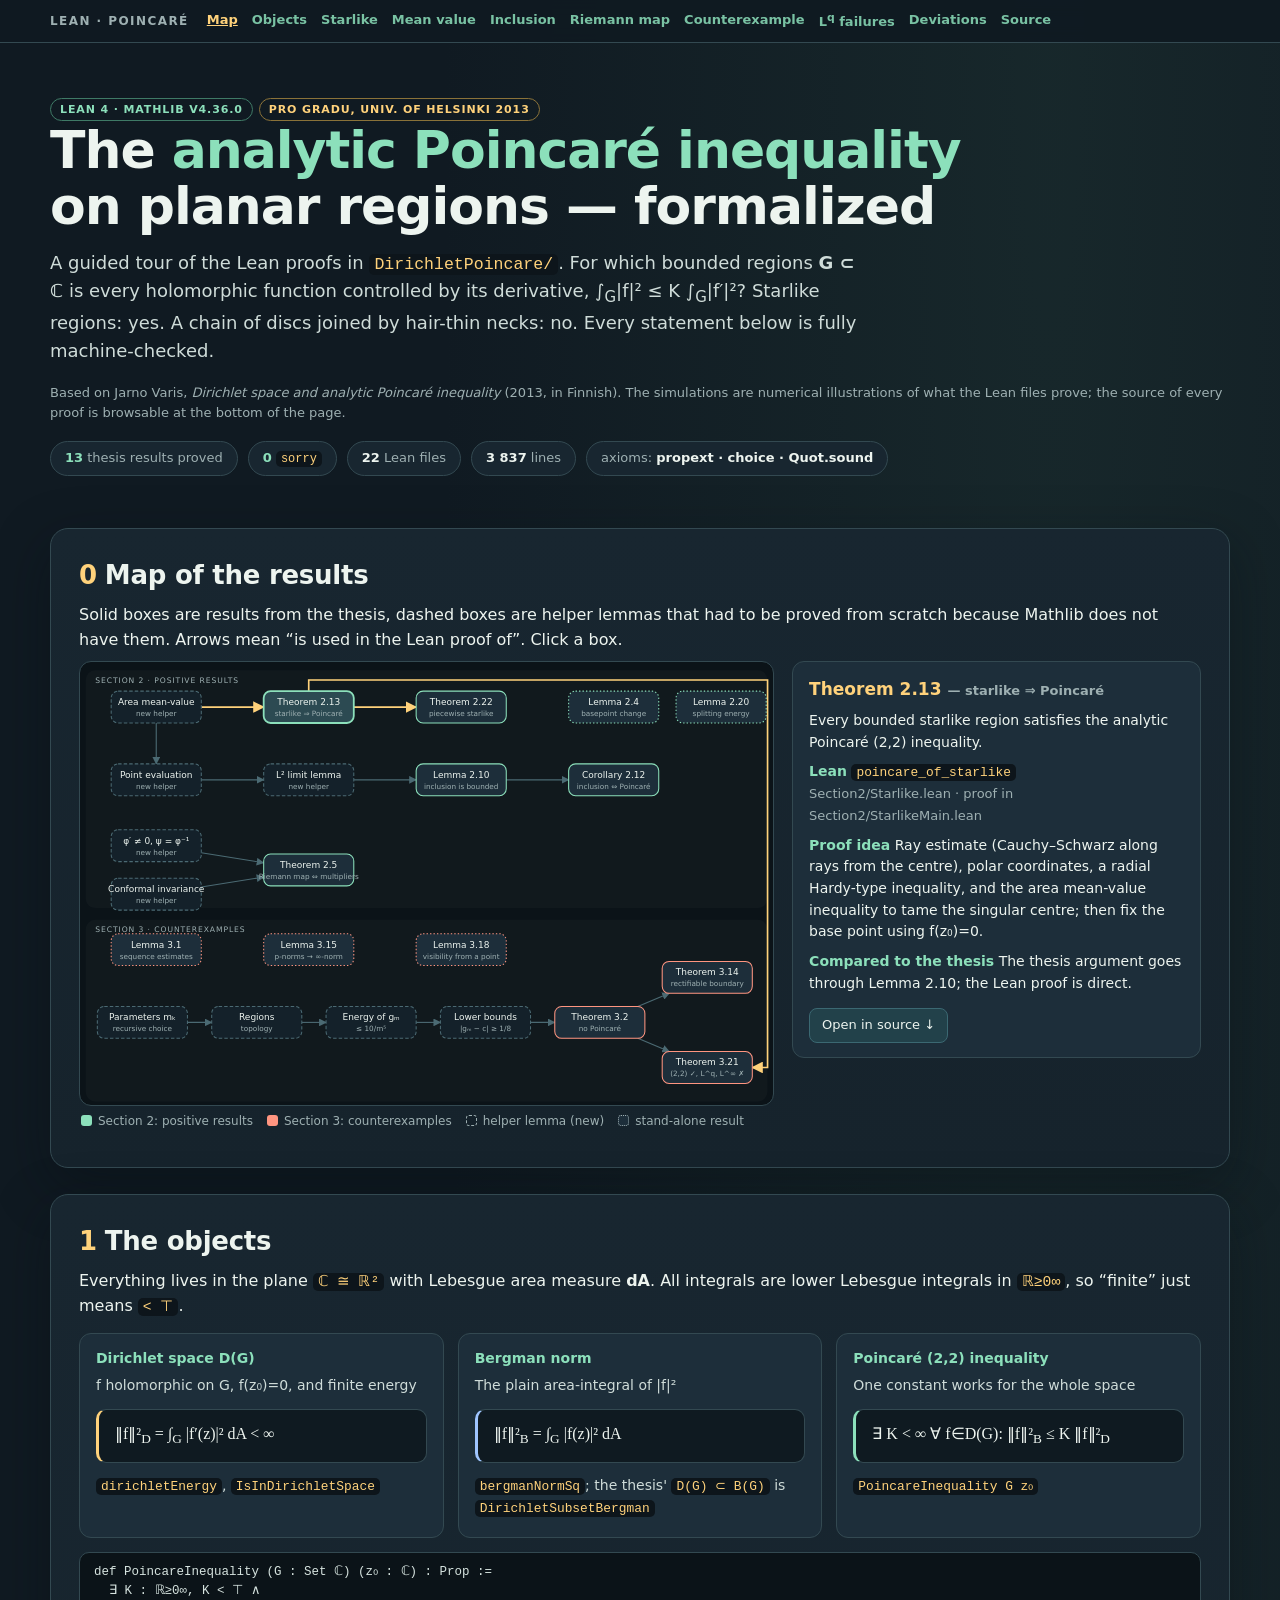
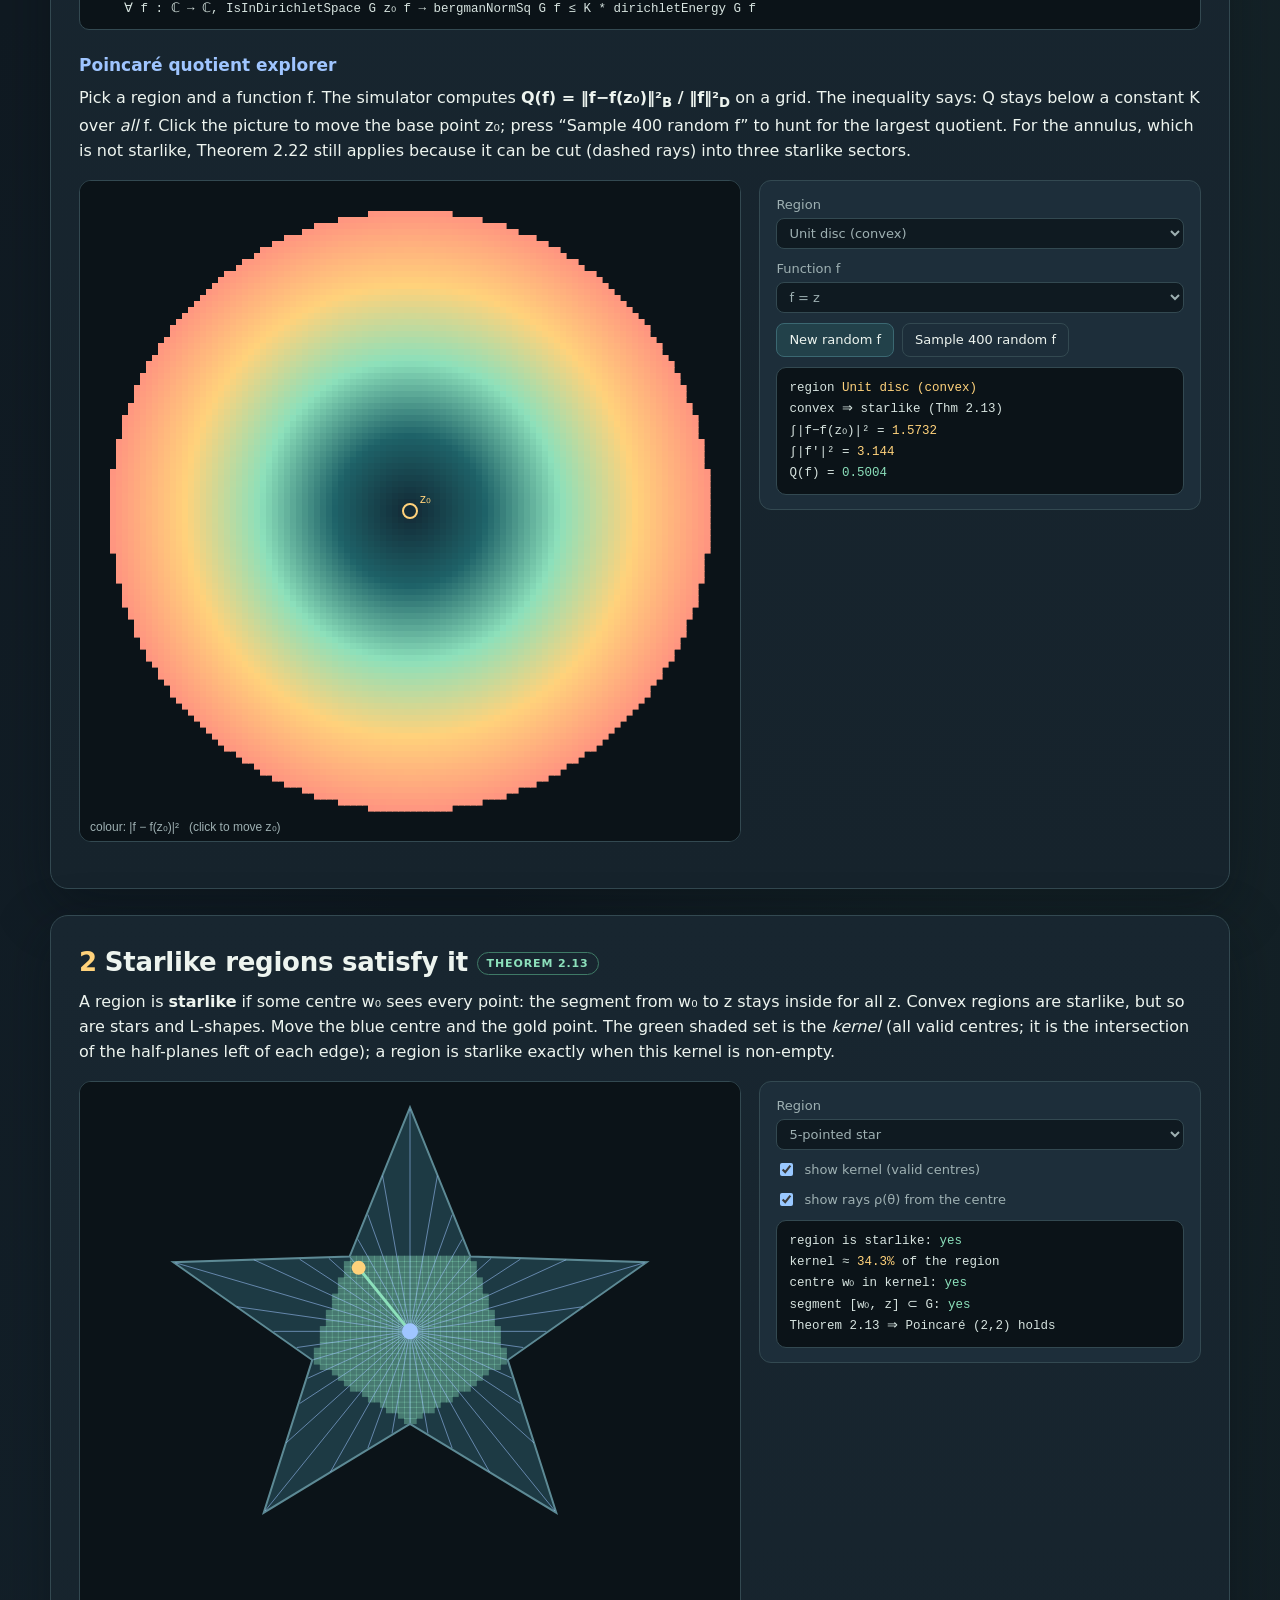
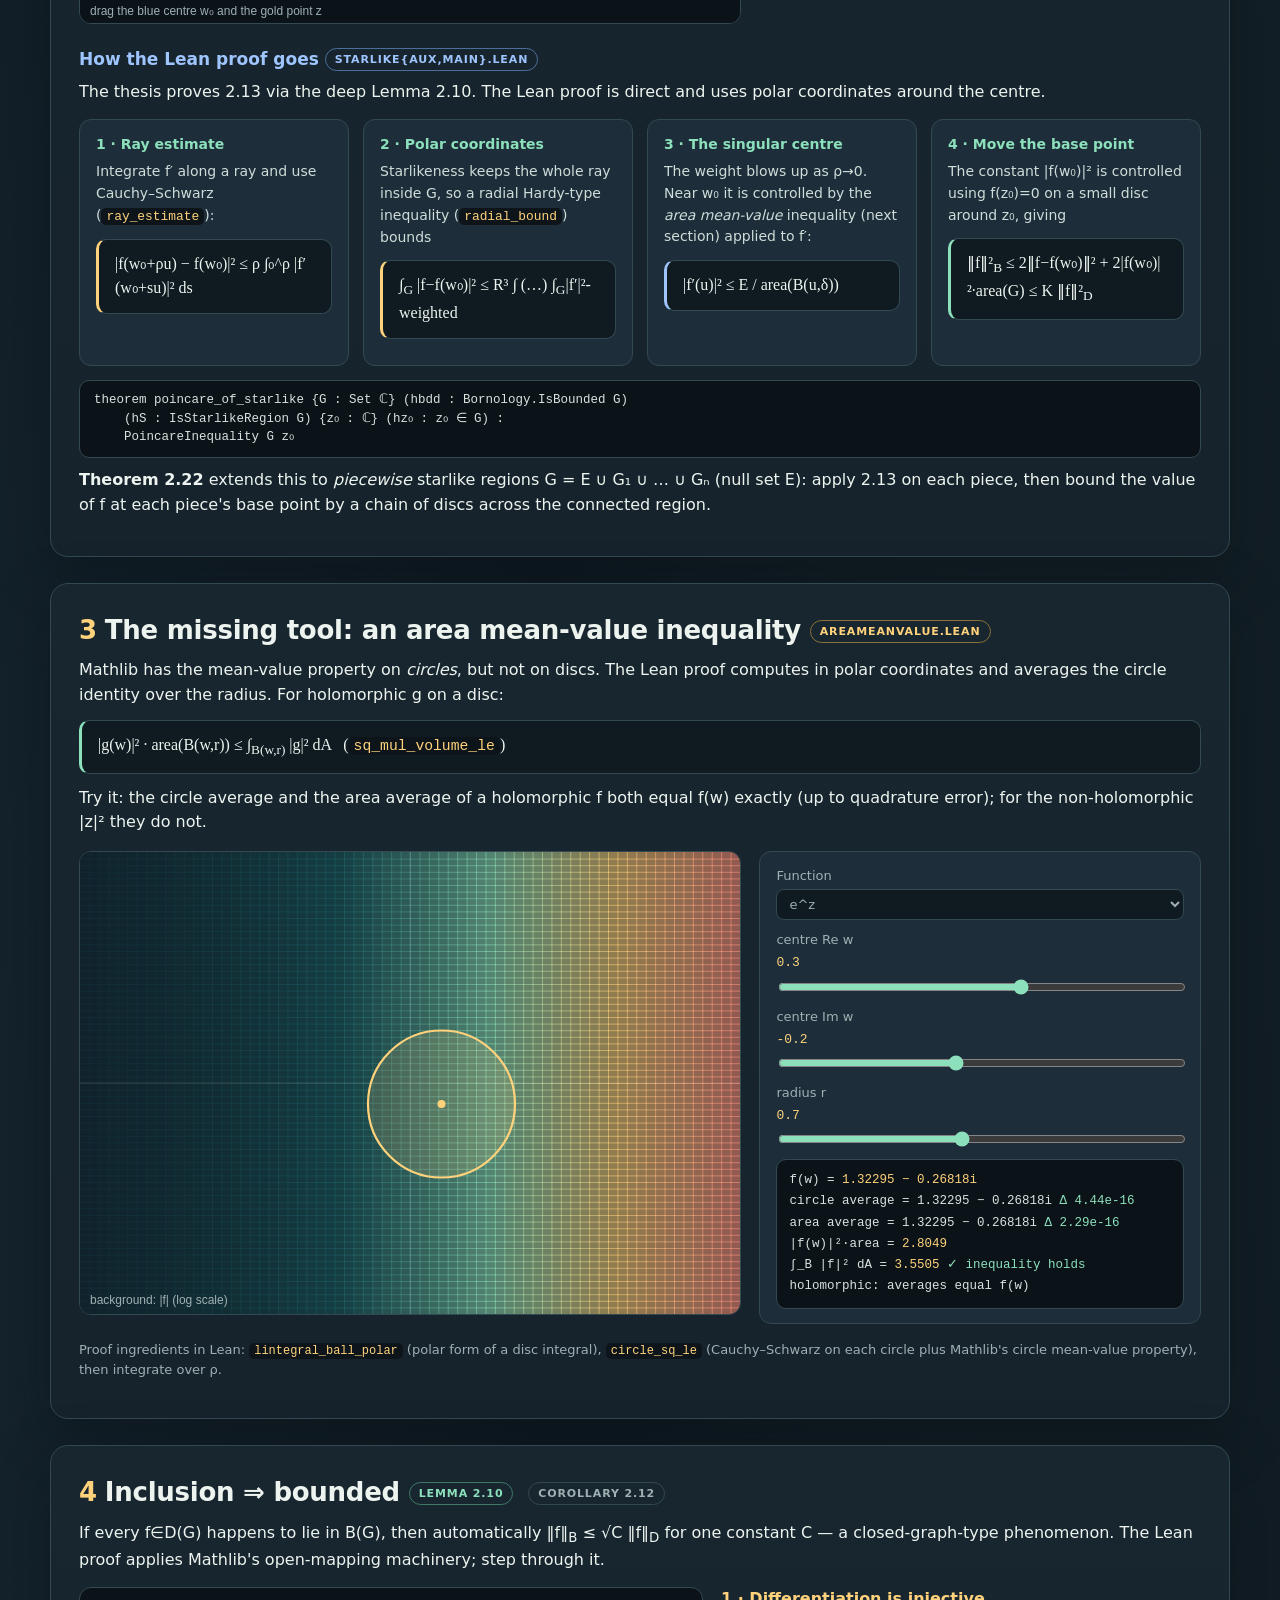
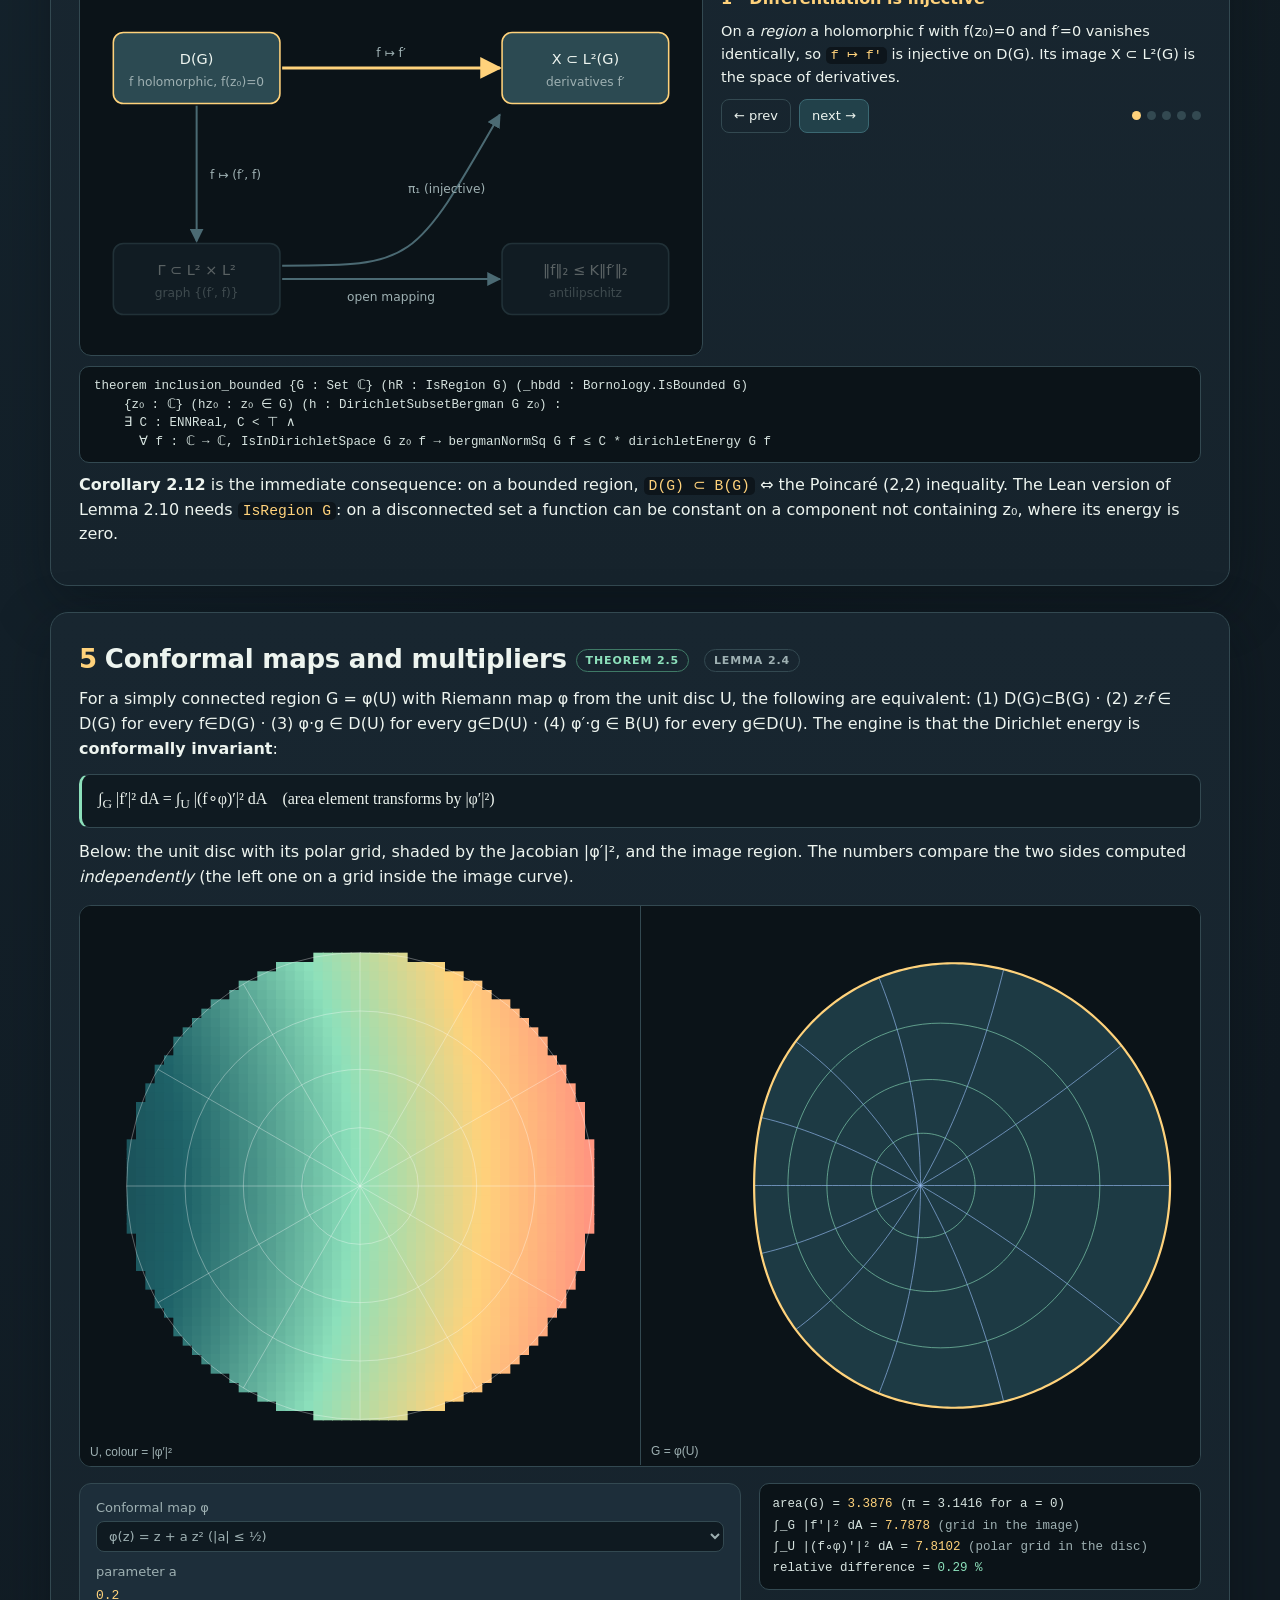
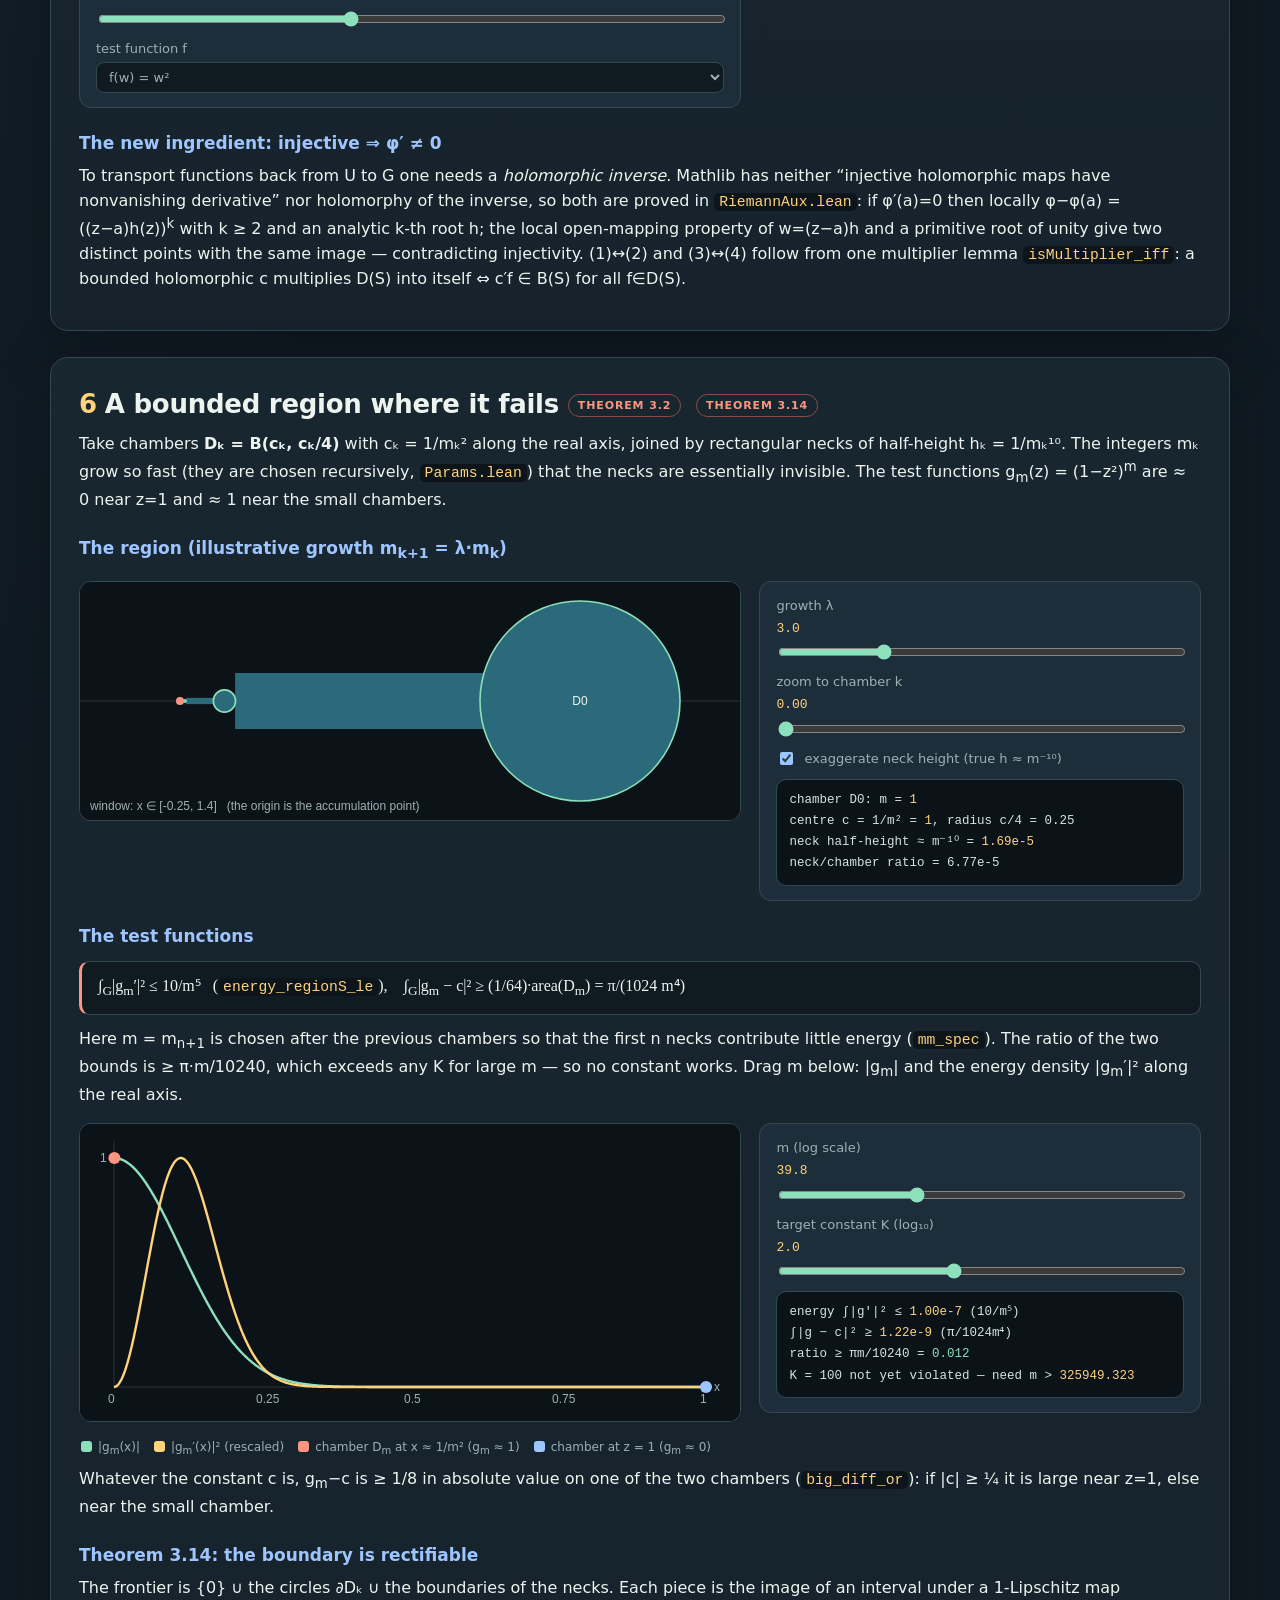
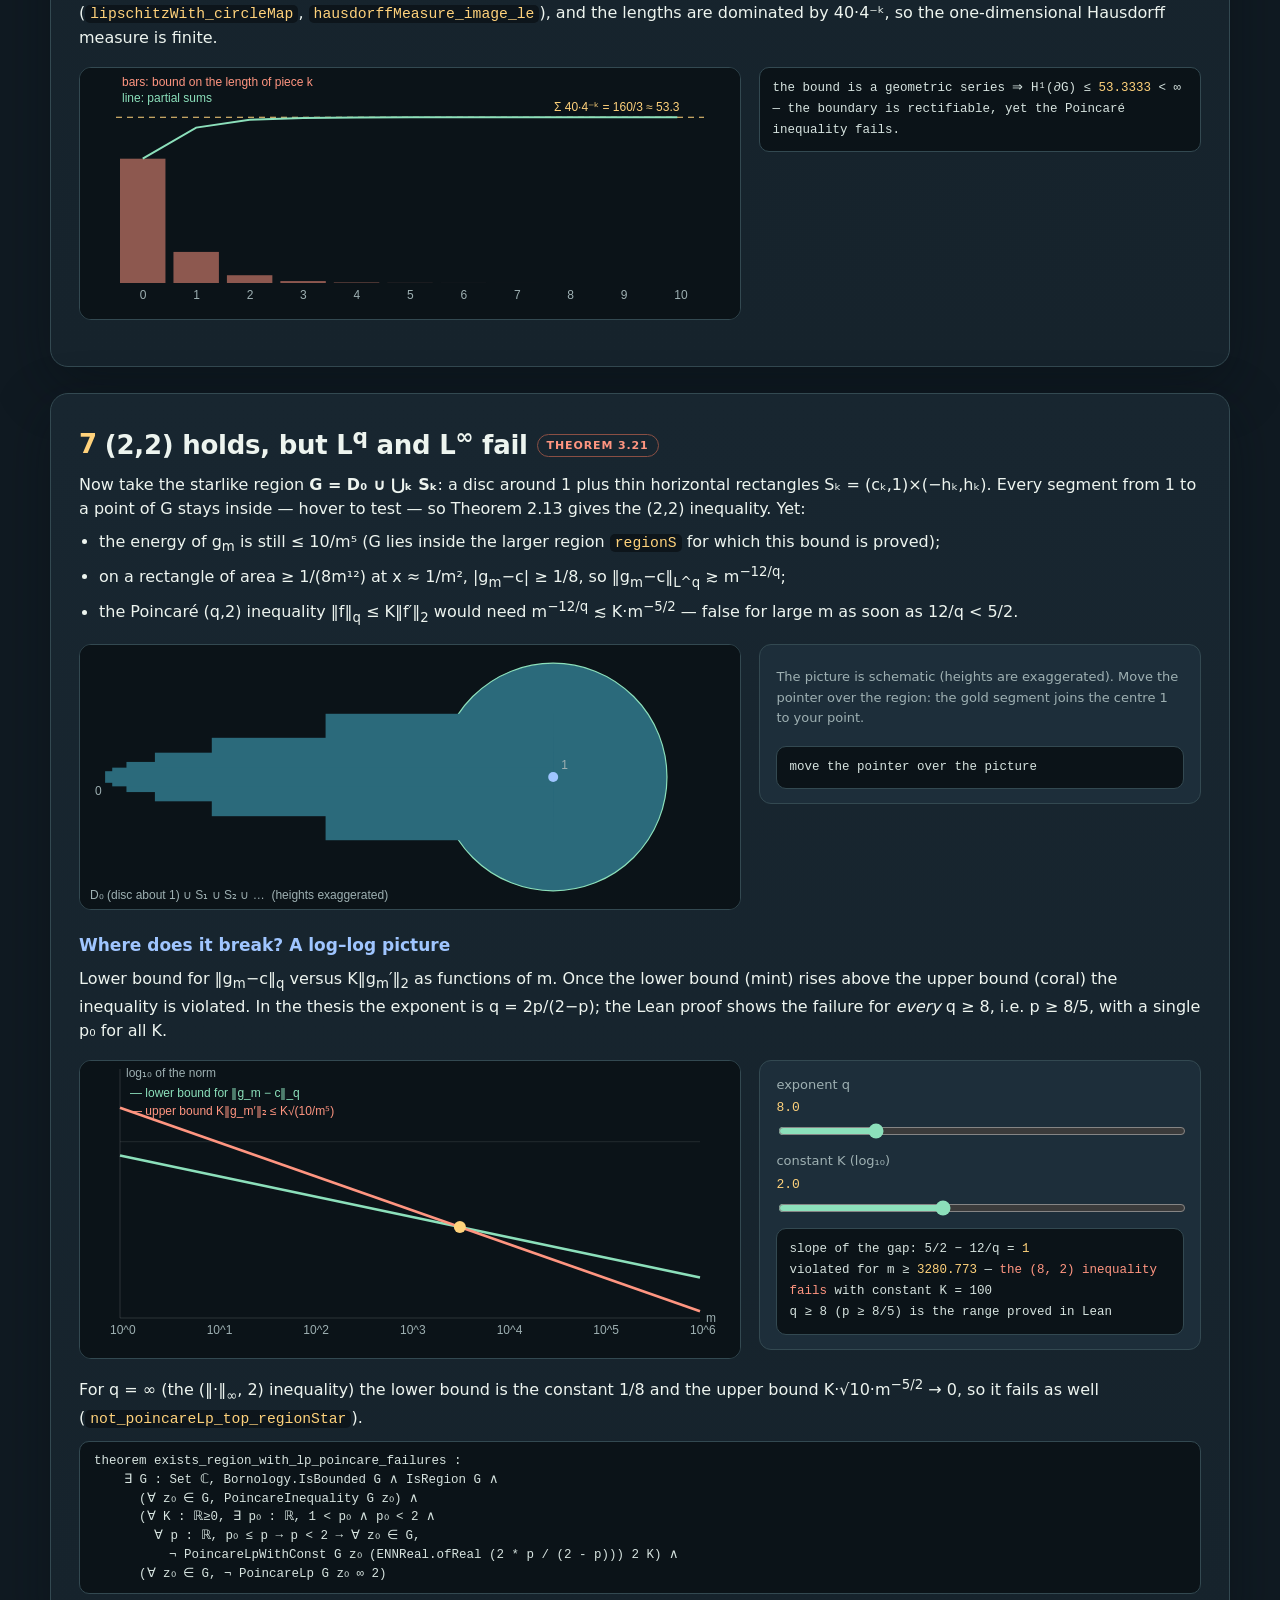
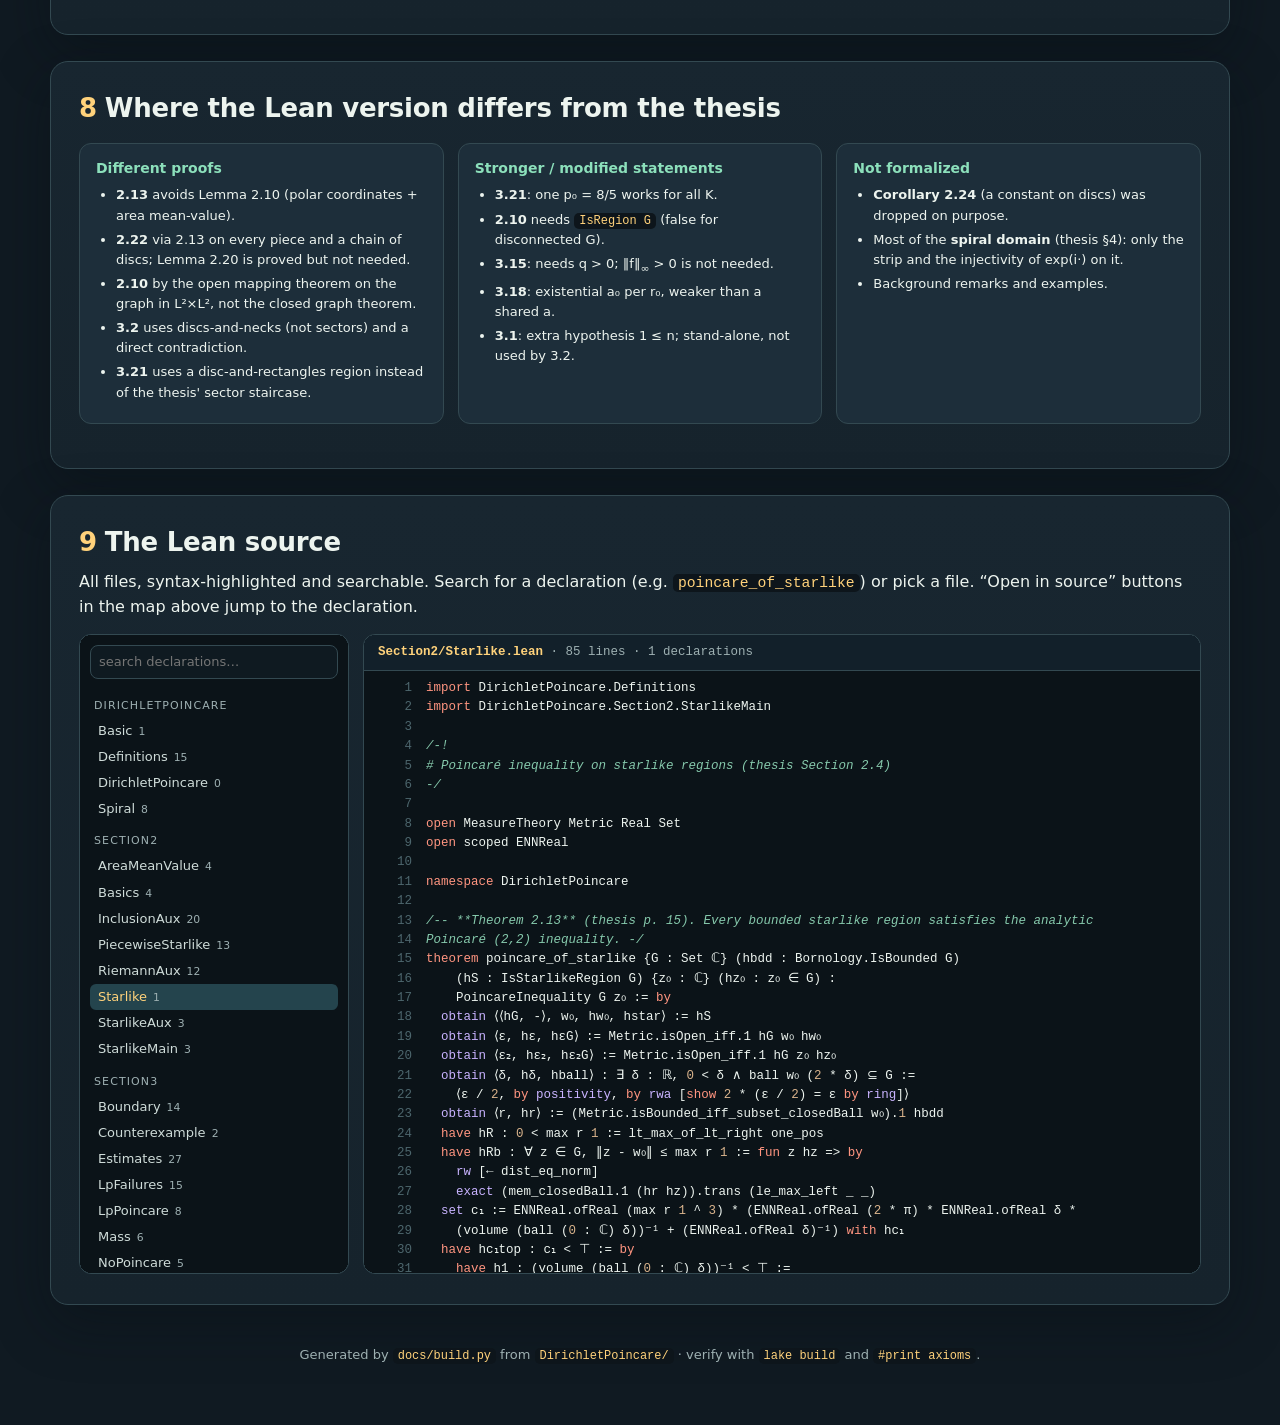
<file: docs/index.html>
<!doctype html>
<html lang="en">
<head>
<meta charset="utf-8">
<meta name="viewport" content="width=device-width, initial-scale=1">
<title>Dirichlet space and analytic Poincaré inequality — Lean formalization</title>
<style>
:root {
  color-scheme: dark;
  --bg: #101a22;
  --panel: #182630;
  --panel2: #1d2e3a;
  --ink: #edf4ef;
  --muted: #9eb0b2;
  --line: #334951;
  --mint: #8ce0bb;
  --gold: #ffd27b;
  --coral: #ff9580;
  --blue: #9fc5ff;
  --violet: #c9b3ff;
  --shadow: 0 18px 55px #07101466;
  font-family: Inter, ui-sans-serif, system-ui, -apple-system, BlinkMacSystemFont, "Segoe UI", sans-serif;
}

* { box-sizing: border-box; }
html { scroll-behavior: smooth; scroll-padding-top: 64px; }

body {
  min-width: 320px;
  margin: 0;
  color: var(--ink);
  line-height: 1.55;
  background:
    radial-gradient(ellipse at 82% 0%, #26433d55, transparent 38rem),
    radial-gradient(ellipse at 0% 40%, #223d4b44, transparent 34rem),
    var(--bg);
}

button, input, select { font: inherit; color: inherit; }
a { color: var(--mint); }
code, .mono { font-family: ui-monospace, SFMono-Regular, Consolas, "Liberation Mono", monospace; }
code { font-size: .92em; background: #0d151b; padding: 1px 5px; border-radius: 5px; color: var(--gold); }

.shell { width: min(1180px, calc(100% - 32px)); margin: 0 auto; padding: 0 0 60px; }

/* ---- top bar ---- */
.topbar {
  position: sticky; top: 0; z-index: 20;
  background: #101a22ee; backdrop-filter: blur(8px);
  border-bottom: 1px solid var(--line);
}
.topbar .inner {
  width: min(1180px, calc(100% - 32px)); margin: 0 auto;
  display: flex; align-items: center; gap: 18px; padding: 10px 0; overflow-x: auto;
}
.brand { color: var(--muted); font-size: 12px; font-weight: 700; letter-spacing: .12em; text-transform: uppercase; white-space: nowrap; }
.topbar nav { display: flex; gap: 14px; white-space: nowrap; }
.topbar nav a { font-size: 13px; font-weight: 650; text-decoration: none; color: var(--mint); opacity: .85; }
.topbar nav a:hover, .topbar nav a.on { opacity: 1; text-decoration: underline; }
.topbar nav a.on { color: var(--gold); }

/* ---- hero ---- */
.hero { padding: 54px 0 26px; }
.hero h1 { font-size: clamp(30px, 5vw, 52px); line-height: 1.08; margin: 0 0 14px; letter-spacing: -.02em; }
.hero h1 em { font-style: normal; color: var(--mint); }
.hero p.lead { max-width: 820px; color: #cfdcd9; font-size: 18px; margin: 0 0 18px; }
.badges { display: flex; flex-wrap: wrap; gap: 10px; margin-top: 18px; }
.badge {
  border: 1px solid var(--line); background: var(--panel); border-radius: 999px;
  padding: 6px 14px; font-size: 13px; color: var(--muted);
}
.badge b { color: var(--ink); font-weight: 700; }
.badge.ok b { color: var(--mint); }

/* ---- sections ---- */
section.panel {
  margin: 26px 0; padding: 26px 28px 30px;
  background: linear-gradient(180deg, var(--panel), #16232c);
  border: 1px solid var(--line); border-radius: 18px; box-shadow: var(--shadow);
}
section.panel h2 { margin: 0 0 6px; font-size: 26px; letter-spacing: -.01em; }
section.panel h2 .num { color: var(--gold); margin-right: 8px; font-weight: 600; }
section.panel h3 { margin: 22px 0 6px; font-size: 17px; color: var(--blue); }
.tag { display: inline-block; font-size: 11px; font-weight: 700; letter-spacing: .08em; text-transform: uppercase;
  padding: 2px 9px; border-radius: 999px; border: 1px solid var(--line); color: var(--muted); margin-right: 6px; vertical-align: middle; }
.tag.mint { color: var(--mint); border-color: #3f7a66; }
.tag.gold { color: var(--gold); border-color: #8a7239; }
.tag.coral { color: var(--coral); border-color: #8a4f44; }
.tag.blue { color: var(--blue); border-color: #4a6f9a; }
p { margin: 8px 0; }
.muted { color: var(--muted); }
.small { font-size: 13px; }

.eq {
  margin: 12px 0; padding: 12px 16px; background: #0f1a21; border: 1px solid var(--line);
  border-left: 3px solid var(--gold); border-radius: 10px; font-size: 16px; overflow-x: auto;
  font-family: "Cambria Math", "STIX Two Math", "Latin Modern Math", Georgia, serif;
}
.eq.mint { border-left-color: var(--mint); }
.eq.blue { border-left-color: var(--blue); }
.eq.coral { border-left-color: var(--coral); }
.lean {
  margin: 10px 0; padding: 10px 14px; background: #0b1318; border: 1px solid var(--line); border-radius: 10px;
  font-size: 12.5px; line-height: 1.5; overflow-x: auto; white-space: pre; color: #d6e3df;
}

.cols { display: grid; grid-template-columns: repeat(auto-fit, minmax(260px, 1fr)); gap: 14px; margin: 14px 0; }
.card { background: var(--panel2); border: 1px solid var(--line); border-radius: 12px; padding: 14px 16px; }
.card h4 { margin: 0 0 6px; font-size: 14px; color: var(--mint); }
.card p { margin: 4px 0; font-size: 14px; color: #cfdcd9; }

/* ---- visualisations ---- */
.viz { display: grid; grid-template-columns: minmax(0, 1.5fr) minmax(250px, 1fr); gap: 18px; margin: 16px 0; align-items: start; }
.viz.wide { grid-template-columns: 1fr; }
@media (max-width: 860px) { .viz { grid-template-columns: 1fr; } section.panel { padding: 20px 16px 24px; } }
.stage { background: #0b1318; border: 1px solid var(--line); border-radius: 12px; overflow: hidden; position: relative; }
.stage canvas { display: block; width: 100%; touch-action: none; }
.stage.two { display: grid; grid-template-columns: 1fr 1fr; }
.stage.two canvas + canvas { border-left: 1px solid var(--line); }
.stage .cap { position: absolute; left: 10px; top: 8px; font-size: 12px; color: var(--muted); pointer-events: none; }
.controls { background: var(--panel2); border: 1px solid var(--line); border-radius: 12px; padding: 14px 16px; display: grid; gap: 10px; }
.controls label { display: grid; gap: 3px; font-size: 13px; color: var(--muted); }
.controls label .val { color: var(--gold); font-family: ui-monospace, Consolas, monospace; float: right; }
.controls .row { display: flex; gap: 8px; flex-wrap: wrap; }
.controls .check { display: flex; gap: 8px; align-items: center; font-size: 13px; color: var(--muted); }
input[type=range] { width: 100%; accent-color: var(--mint); }
select {
  background: #0f1a21; border: 1px solid var(--line); border-radius: 8px; padding: 6px 8px; width: 100%;
}
button {
  background: #22414a; border: 1px solid #3b6872; border-radius: 8px; padding: 6px 12px; cursor: pointer; font-size: 13px;
}
button:hover { background: #2a5560; }
button.ghost { background: transparent; border-color: var(--line); }
.readout {
  background: #0b1318; border: 1px solid var(--line); border-radius: 10px; padding: 10px 12px;
  font-family: ui-monospace, Consolas, monospace; font-size: 12.5px; line-height: 1.7; color: #d6e3df;
}
.readout .good { color: var(--mint); } .readout .bad { color: var(--coral); } .readout .hl { color: var(--gold); }
.legend { display: flex; flex-wrap: wrap; gap: 14px; font-size: 12px; color: var(--muted); margin: 6px 2px; }
.legend i { display: inline-block; width: 11px; height: 11px; border-radius: 3px; margin-right: 6px; vertical-align: -1px; }

/* ---- dependency graph ---- */
.graphwrap { display: grid; grid-template-columns: minmax(0, 1.7fr) minmax(280px, 1fr); gap: 18px; align-items: start; }
@media (max-width: 960px) { .graphwrap { grid-template-columns: 1fr; } }
#graph { width: 100%; height: auto; background: #0b1318; border: 1px solid var(--line); border-radius: 12px; }
#graph .edge { stroke: #4b6a73; stroke-width: 1.6; fill: none; marker-end: url(#arr); }
#graph .edge.hot { stroke: var(--gold); stroke-width: 2.4; marker-end: url(#arrhot); }
#graph .node { cursor: pointer; }
#graph .node rect { fill: #1d2e3a; stroke: #4b6a73; stroke-width: 1.5; rx: 10; }
#graph .node.s2 rect { stroke: var(--mint); }
#graph .node.s3 rect { stroke: var(--coral); }
#graph .node.help rect { fill: #14212a; stroke-dasharray: 5 3; }
#graph .node.alone rect { stroke-dasharray: 2 3; }
#graph .node.sel rect { fill: #2c4a52; stroke-width: 2.6; }
#graph .node text { fill: var(--ink); font-size: 13px; text-anchor: middle; pointer-events: none; }
#graph .node text.sub { fill: var(--muted); font-size: 10.5px; }
#graph .bandlabel { fill: #9eb0b2; font-size: 11px; letter-spacing: .12em; text-transform: uppercase; }
#detail h3 { margin-top: 0; color: var(--gold); }
#detail .row { margin: 8px 0; font-size: 14px; }
#detail .row b { color: var(--mint); font-weight: 650; }
#detail .linkbtn { margin-top: 6px; }

/* ---- stepper ---- */
.stepper { display: grid; grid-template-columns: minmax(0, 1.3fr) minmax(240px, 1fr); gap: 18px; align-items: start; margin-top: 14px; }
@media (max-width: 860px) { .stepper { grid-template-columns: 1fr; } }
.stepper svg { width: 100%; height: auto; background: #0b1318; border: 1px solid var(--line); border-radius: 12px; }
.stepper svg .box rect { fill: #1d2e3a; stroke: #4b6a73; stroke-width: 1.4; rx: 9; }
.stepper svg text { fill: var(--ink); font-size: 13px; text-anchor: middle; }
.stepper svg text.sm { fill: var(--muted); font-size: 11px; }
.stepper svg .arrow { stroke: #4b6a73; stroke-width: 1.8; fill: none; marker-end: url(#sarr); transition: stroke .25s; }
.stepper svg .box { transition: opacity .25s; }
.stepper svg .dim { opacity: .35; }
.stepper svg .box.on rect { stroke: var(--gold); fill: #2c4a52; }
.stepper svg .arrow.on { stroke: var(--gold); stroke-width: 2.8; marker-end: url(#sarrhot); }
.stepnav { display: flex; gap: 8px; align-items: center; margin-top: 10px; }
.stepnav .dots { display: flex; gap: 6px; margin-left: auto; }
.stepnav .dots i { width: 9px; height: 9px; border-radius: 50%; background: var(--line); display: inline-block; }
.stepnav .dots i.on { background: var(--gold); }
#stepbody h4 { margin: 0 0 6px; color: var(--gold); }
#stepbody p { font-size: 14.5px; }

/* ---- source browser ---- */
.srcwrap { display: grid; grid-template-columns: 270px minmax(0, 1fr); gap: 14px; margin-top: 14px; }
@media (max-width: 860px) { .srcwrap { grid-template-columns: 1fr; } }
.filelist { background: #0b1318; border: 1px solid var(--line); border-radius: 12px; padding: 10px; max-height: 640px; overflow: auto; font-size: 13px; }
.filelist input { width: 100%; background: #0f1a21; border: 1px solid var(--line); border-radius: 8px; padding: 6px 8px; margin-bottom: 8px; }
.filelist .grp { margin: 10px 4px 4px; color: var(--muted); font-size: 11px; letter-spacing: .1em; text-transform: uppercase; }
.filelist a { display: block; padding: 3px 8px; border-radius: 6px; color: #cfdcd9; text-decoration: none; cursor: pointer; }
.filelist a:hover { background: #182630; }
.filelist a.cur { background: #24444d; color: var(--gold); }
.filelist a small { color: var(--muted); margin-left: 6px; }
.filelist a.decl { padding-left: 10px; }
.filelist a.decl span { color: var(--coral); font-size: 11px; margin-right: 6px; }
.code {
  background: #0b1318; border: 1px solid var(--line); border-radius: 12px; max-height: 640px; overflow: auto;
  font-family: ui-monospace, SFMono-Regular, Consolas, monospace; font-size: 12.5px; line-height: 1.55;
}
.code .fhead { position: sticky; top: 0; background: #12202a; padding: 8px 14px; border-bottom: 1px solid var(--line); color: var(--muted); z-index: 1; }
.code .fhead b { color: var(--gold); }
.code pre { margin: 0; padding: 8px 0; counter-reset: ln; }
.code pre span.l { display: block; padding: 0 14px 0 62px; position: relative; white-space: pre; min-height: 1.55em; }
.code pre span.l::before { counter-increment: ln; content: counter(ln); position: absolute; left: 0; width: 48px; text-align: right; color: #4d666d; }
.code pre span.l.flash { background: #ffd27b22; }
.code .k { color: var(--coral); } .code .t { color: var(--blue); } .code .tac { color: var(--violet); }
.code .c-cmt { color: #6f8a90; font-style: italic; } .code .c-doc { color: #86c9ac; font-style: italic; }
.code .s { color: var(--gold); } .code .num { color: #d9b38c; }

footer { color: var(--muted); font-size: 13px; padding: 14px 0 0; text-align: center; }
ul.tight { margin: 6px 0; padding-left: 20px; } ul.tight li { margin: 4px 0; }
table.t { border-collapse: collapse; width: 100%; font-size: 13.5px; margin: 10px 0; }
table.t th, table.t td { text-align: left; padding: 6px 10px; border-bottom: 1px solid var(--line); vertical-align: top; }
table.t th { color: var(--muted); font-weight: 600; font-size: 12px; text-transform: uppercase; letter-spacing: .06em; }

</style>
</head>
<body>
<div class="topbar"><div class="inner">
  <span class="brand">Lean · Poincaré</span>
  <nav>
    <a href="#overview">Map</a><a href="#setting">Objects</a><a href="#starlike">Starlike</a><a href="#meanvalue">Mean value</a>
    <a href="#inclusion">Inclusion</a><a href="#riemann">Riemann map</a><a href="#counter">Counterexample</a>
    <a href="#lp">L<sup>q</sup> failures</a><a href="#deviations">Deviations</a><a href="#source">Source</a>
  </nav>
</div></div>
<main class="shell">
<header class="hero">
  <span class="tag mint">Lean 4 · Mathlib v4.36.0</span><span class="tag gold">Pro gradu, Univ. of Helsinki 2013</span>
  <h1>The <em>analytic Poincaré inequality</em><br>on planar regions — formalized</h1>
  <p class="lead">
    A guided tour of the Lean proofs in <code>DirichletPoincare/</code>. For which bounded regions
    <b>G ⊂ ℂ</b> is every holomorphic function controlled by its derivative,
    ∫<sub>G</sub>|f|² ≤ K ∫<sub>G</sub>|f′|²? Starlike regions: yes. A chain of discs joined by hair-thin
    necks: no. Every statement below is fully machine-checked.
  </p>
  <p class="muted small">Based on Jarno Varis, <i>Dirichlet space and analytic Poincaré inequality</i> (2013, in Finnish).
    The simulations are numerical illustrations of what the Lean files prove; the source of every
    proof is browsable at the bottom of the page.</p>
  <div class="badges">
    <span class="badge ok"><b>13</b> thesis results proved</span>
    <span class="badge ok"><b>0</b> <code>sorry</code></span>
    <span class="badge"><b id="files-badge">21</b> Lean files</span>
    <span class="badge"><b id="loc-badge">~5 000</b> lines</span>
    <span class="badge">axioms: <b>propext · choice · Quot.sound</b></span>
  </div>
</header>

<!-- ============================================================ -->
<section class="panel" id="overview">
  <h2><span class="num">0</span>Map of the results</h2>
  <p>Solid boxes are results from the thesis, dashed boxes are helper lemmas that had to be proved from scratch
    because Mathlib does not have them. Arrows mean “is used in the Lean proof of”. Click a box.</p>
  <div class="graphwrap">
    <svg id="graph" viewBox="0 0 1000 640" role="img" aria-label="dependency graph of the formalized results"></svg>
    <div id="detail" class="card"><h3>Select a result</h3><p class="muted">Statement, Lean name, proof idea and deviations from the thesis appear here.</p></div>
  </div>
  <div class="legend">
    <span><i style="background:#8ce0bb"></i>Section 2: positive results</span>
    <span><i style="background:#ff9580"></i>Section 3: counterexamples</span>
    <span><i style="background:#14212a;border:1px dashed #9eb0b2"></i>helper lemma (new)</span>
    <span><i style="background:#1d2e3a;border:1px dotted #9eb0b2"></i>stand-alone result</span>
  </div>
</section>

<!-- ============================================================ -->
<section class="panel" id="setting">
  <h2><span class="num">1</span>The objects</h2>
  <p>Everything lives in the plane <code>ℂ ≅ ℝ²</code> with Lebesgue area measure <b>dA</b>. All integrals are
    lower Lebesgue integrals in <code>ℝ≥0∞</code>, so “finite” just means <code>&lt; ⊤</code>.</p>
  <div class="cols">
    <div class="card"><h4>Dirichlet space D(G)</h4>
      <p>f holomorphic on G, f(z₀)=0, and finite energy</p>
      <div class="eq">‖f‖²<sub>D</sub> = ∫<sub>G</sub> |f′(z)|² dA &lt; ∞</div>
      <p class="small muted"><code>dirichletEnergy</code>, <code>IsInDirichletSpace</code></p></div>
    <div class="card"><h4>Bergman norm</h4>
      <p>The plain area-integral of |f|²</p>
      <div class="eq blue">‖f‖²<sub>B</sub> = ∫<sub>G</sub> |f(z)|² dA</div>
      <p class="small muted"><code>bergmanNormSq</code>; the thesis' <code>D(G) ⊂ B(G)</code> is <code>DirichletSubsetBergman</code></p></div>
    <div class="card"><h4>Poincaré (2,2) inequality</h4>
      <p>One constant works for the whole space</p>
      <div class="eq mint">∃ K &lt; ∞ ∀ f∈D(G): ‖f‖²<sub>B</sub> ≤ K ‖f‖²<sub>D</sub></div>
      <p class="small muted"><code>PoincareInequality G z₀</code></p></div>
  </div>
<pre class="lean">def PoincareInequality (G : Set ℂ) (z₀ : ℂ) : Prop :=
  ∃ K : ℝ≥0∞, K &lt; ⊤ ∧
    ∀ f : ℂ → ℂ, IsInDirichletSpace G z₀ f → bergmanNormSq G f ≤ K * dirichletEnergy G f</pre>
  <h3>Poincaré quotient explorer</h3>
  <p>Pick a region and a function f. The simulator computes <b>Q(f) = ‖f−f(z₀)‖²<sub>B</sub> / ‖f‖²<sub>D</sub></b>
    on a grid. The inequality says: Q stays below a constant K over <i>all</i> f. Click the picture to move the base point z₀;
    press “Sample 400 random f” to hunt for the largest quotient. For the annulus, which is not starlike,
    Theorem 2.22 still applies because it can be cut (dashed rays) into three starlike sectors.</p>
  <div class="viz">
    <div class="stage"><canvas id="qc-canvas"></canvas></div>
    <div class="controls">
      <label>Region<select id="qc-region">
        <option value="disc">Unit disc (convex)</option>
        <option value="square">Square (convex)</option>
        <option value="lshape">L-shape (starlike, not convex)</option>
        <option value="annulus">Annulus (piecewise starlike)</option></select></label>
      <label>Function f<select id="qc-func">
        <option value="z">f = z</option><option value="z3">f = z³</option><option value="z8">f = z⁸</option>
        <option value="exp">f = e^{3z}</option><option value="rand">random polynomial (deg ≤ 6)</option></select></label>
      <div class="row"><button id="qc-new">New random f</button><button id="qc-sample" class="ghost">Sample 400 random f</button></div>
      <div id="qc-out" class="readout"></div>
    </div>
  </div>
</section>

<!-- ============================================================ -->
<section class="panel" id="starlike">
  <h2><span class="num">2</span>Starlike regions satisfy it <span class="tag mint">Theorem 2.13</span></h2>
  <p>A region is <b>starlike</b> if some centre w₀ sees every point: the segment from w₀ to z stays inside for all z.
    Convex regions are starlike, but so are stars and L-shapes. Move the blue centre and the gold point.
    The green shaded set is the <i>kernel</i> (all valid centres; it is the intersection of the half-planes left of each
    edge); a region is starlike exactly when this kernel is non-empty.</p>
  <div class="viz">
    <div class="stage"><canvas id="sl-canvas"></canvas></div>
    <div class="controls">
      <label>Region<select id="sl-preset">
        <option value="star">5-pointed star</option><option value="hex">Hexagon (convex)</option>
        <option value="ell">L-shape</option><option value="u">U-shape (not starlike)</option>
        <option value="comb">Comb (not starlike)</option></select></label>
      <label class="check"><input type="checkbox" id="sl-kernel" checked> show kernel (valid centres)</label>
      <label class="check"><input type="checkbox" id="sl-rays" checked> show rays ρ(θ) from the centre</label>
      <div id="sl-out" class="readout"></div>
    </div>
  </div>
  <h3>How the Lean proof goes <span class="tag blue">Starlike{Aux,Main}.lean</span></h3>
  <p>The thesis proves 2.13 via the deep Lemma 2.10. The Lean proof is direct and uses polar coordinates around the centre.</p>
  <div class="cols">
    <div class="card"><h4>1 · Ray estimate</h4><p>Integrate f′ along a ray and use Cauchy–Schwarz (<code>ray_estimate</code>):</p>
      <div class="eq">|f(w₀+ρu) − f(w₀)|² ≤ ρ ∫₀^ρ |f′(w₀+su)|² ds</div></div>
    <div class="card"><h4>2 · Polar coordinates</h4><p>Starlikeness keeps the whole ray inside G, so a radial Hardy-type inequality (<code>radial_bound</code>) bounds</p>
      <div class="eq">∫<sub>G</sub> |f−f(w₀)|² ≤ R³ ∫ (…) ∫<sub>G</sub>|f′|²-weighted</div></div>
    <div class="card"><h4>3 · The singular centre</h4><p>The weight blows up as ρ→0. Near w₀ it is controlled by the <i>area mean-value</i> inequality (next section) applied to f′:</p>
      <div class="eq blue">|f′(u)|² ≤ E / area(B(u,δ))</div></div>
    <div class="card"><h4>4 · Move the base point</h4><p>The constant |f(w₀)|² is controlled using f(z₀)=0 on a small disc around z₀, giving</p>
      <div class="eq mint">‖f‖²<sub>B</sub> ≤ 2‖f−f(w₀)‖² + 2|f(w₀)|²·area(G) ≤ K ‖f‖²<sub>D</sub></div></div>
  </div>
<pre class="lean">theorem poincare_of_starlike {G : Set ℂ} (hbdd : Bornology.IsBounded G)
    (hS : IsStarlikeRegion G) {z₀ : ℂ} (hz₀ : z₀ ∈ G) :
    PoincareInequality G z₀</pre>
  <p><b>Theorem 2.22</b> extends this to <i>piecewise</i> starlike regions G = E ∪ G₁ ∪ … ∪ Gₙ (null set E): apply 2.13 on each piece, then
    bound the value of f at each piece's base point by a chain of discs across the connected region.</p>
</section>

<!-- ============================================================ -->
<section class="panel" id="meanvalue">
  <h2><span class="num">3</span>The missing tool: an area mean-value inequality <span class="tag gold">AreaMeanValue.lean</span></h2>
  <p>Mathlib has the mean-value property on <i>circles</i>, but not on discs. The Lean proof computes in polar coordinates
    and averages the circle identity over the radius. For holomorphic g on a disc:</p>
  <div class="eq mint">|g(w)|² · area(B(w,r)) ≤ ∫<sub>B(w,r)</sub> |g|² dA &nbsp;&nbsp;(<code>sq_mul_volume_le</code>)</div>
  <p>Try it: the circle average and the area average of a holomorphic f both equal f(w) exactly (up to quadrature error);
    for the non-holomorphic |z|² they do not.</p>
  <div class="viz">
    <div class="stage"><canvas id="mv-canvas"></canvas></div>
    <div class="controls">
      <label>Function<select id="mv-func">
        <option value="exp">e^z</option><option value="cub">z³ − z</option><option value="sin">sin z</option>
        <option value="abs2">|z|² (not holomorphic)</option></select></label>
      <label>centre Re w <span class="val" id="mv-cx-v"></span><input type="range" id="mv-cx" min="-1.5" max="1.5" step="0.01" value="0.3"></label>
      <label>centre Im w <span class="val" id="mv-cy-v"></span><input type="range" id="mv-cy" min="-1.5" max="1.5" step="0.01" value="-0.2"></label>
      <label>radius r <span class="val" id="mv-r-v"></span><input type="range" id="mv-r" min="0.05" max="1.5" step="0.01" value="0.7"></label>
      <div id="mv-out" class="readout"></div>
    </div>
  </div>
  <p class="small muted">Proof ingredients in Lean: <code>lintegral_ball_polar</code> (polar form of a disc integral), <code>circle_sq_le</code>
    (Cauchy–Schwarz on each circle plus Mathlib's circle mean-value property), then integrate over ρ.</p>
</section>

<!-- ============================================================ -->
<section class="panel" id="inclusion">
  <h2><span class="num">4</span>Inclusion ⇒ bounded <span class="tag mint">Lemma 2.10</span> <span class="tag">Corollary 2.12</span></h2>
  <p>If every f∈D(G) happens to lie in B(G), then automatically ‖f‖<sub>B</sub> ≤ √C ‖f‖<sub>D</sub> for one constant C —
    a closed-graph-type phenomenon. The Lean proof applies Mathlib's open-mapping machinery; step through it.</p>
  <div class="stepper">
    <svg id="inc-svg" viewBox="0 0 560 330">
      <defs>
        <marker id="sarr" viewBox="0 0 10 10" refX="9" refY="5" markerWidth="7" markerHeight="7" orient="auto-start-reverse"><path d="M0 0L10 5L0 10z" fill="#4b6a73"/></marker>
        <marker id="sarrhot" viewBox="0 0 10 10" refX="9" refY="5" markerWidth="7" markerHeight="7" orient="auto-start-reverse"><path d="M0 0L10 5L0 10z" fill="#ffd27b"/></marker>
      </defs>
      <g class="box" id="b-D" transform="translate(30,40)"><rect width="150" height="64"/><text x="75" y="28">D(G)</text><text class="sm" x="75" y="48">f holomorphic, f(z₀)=0</text></g>
      <g class="box" id="b-X" transform="translate(380,40)"><rect width="150" height="64"/><text x="75" y="28">X ⊂ L²(G)</text><text class="sm" x="75" y="48">derivatives f′</text></g>
      <g class="box" id="b-G" transform="translate(30,230)"><rect width="150" height="64"/><text x="75" y="28">Γ ⊂ L² × L²</text><text class="sm" x="75" y="48">graph {(f′, f)}</text></g>
      <g class="box" id="b-K" transform="translate(380,230)"><rect width="150" height="64"/><text x="75" y="28">‖f‖₂ ≤ K‖f′‖₂</text><text class="sm" x="75" y="48">antilipschitz</text></g>
      <path class="arrow" id="a-DX" d="M182 72 H378"/><text class="sm" x="280" y="62">f ↦ f′</text>
      <path class="arrow" id="a-DG" d="M105 106 V228"/><text class="sm" x="140" y="172">f ↦ (f′, f)</text>
      <path class="arrow" id="a-GX" d="M182 250 C300 250 300 250 378 114" />
      <text class="sm" x="330" y="185">π₁ (injective)</text>
      <path class="arrow" id="a-GK" d="M182 262 H378"/><text class="sm" x="280" y="282">open mapping</text>
    </svg>
    <div>
      <div id="stepbody"></div>
      <div class="stepnav"><button id="step-prev" class="ghost">← prev</button><button id="step-next">next →</button>
        <div class="dots" id="step-dots"></div></div>
    </div>
  </div>
<pre class="lean">theorem inclusion_bounded {G : Set ℂ} (hR : IsRegion G) (_hbdd : Bornology.IsBounded G)
    {z₀ : ℂ} (hz₀ : z₀ ∈ G) (h : DirichletSubsetBergman G z₀) :
    ∃ C : ENNReal, C &lt; ⊤ ∧
      ∀ f : ℂ → ℂ, IsInDirichletSpace G z₀ f → bergmanNormSq G f ≤ C * dirichletEnergy G f</pre>
  <p><b>Corollary 2.12</b> is the immediate consequence: on a bounded region, <code>D(G) ⊂ B(G)</code> ⇔ the Poincaré (2,2) inequality.
    The Lean version of Lemma 2.10 needs <code>IsRegion G</code>: on a disconnected set a function can be constant on a component
    not containing z₀, where its energy is zero.</p>
</section>

<!-- ============================================================ -->
<section class="panel" id="riemann">
  <h2><span class="num">5</span>Conformal maps and multipliers <span class="tag mint">Theorem 2.5</span> <span class="tag">Lemma 2.4</span></h2>
  <p>For a simply connected region G = φ(U) with Riemann map φ from the unit disc U, the following are equivalent:
    (1) D(G)⊂B(G) · (2) <i>z·f</i> ∈ D(G) for every f∈D(G) · (3) φ·g ∈ D(U) for every g∈D(U) · (4) φ′·g ∈ B(U) for every g∈D(U).
    The engine is that the Dirichlet energy is <b>conformally invariant</b>:</p>
  <div class="eq mint">∫<sub>G</sub> |f′|² dA = ∫<sub>U</sub> |(f∘φ)′|² dA &nbsp;&nbsp; (area element transforms by |φ′|²)</div>
  <p>Below: the unit disc with its polar grid, shaded by the Jacobian |φ′|², and the image region. The numbers compare
    the two sides computed <i>independently</i> (the left one on a grid inside the image curve).</p>
  <div class="viz wide">
    <div class="stage two"><canvas id="rm-u"></canvas><canvas id="rm-g"></canvas></div>
  </div>
  <div class="viz">
    <div class="controls">
      <label>Conformal map φ<select id="rm-map">
        <option value="quad">φ(z) = z + a z²  (|a| ≤ ½)</option>
        <option value="cub">φ(z) = z + a z³  (|a| ≤ ⅓)</option>
        <option value="expo">φ(z) = z·e^{a z}  (|a| ≤ 1)</option></select></label>
      <label>parameter a <span class="val" id="rm-a-v"></span><input type="range" id="rm-a" min="0" max="1" step="0.01" value="0.4"></label>
      <label>test function f<select id="rm-f"><option value="w2">f(w) = w²</option><option value="w3">f(w) = w³</option><option value="e">f(w) = e^w</option></select></label>
    </div>
    <div id="rm-out" class="readout"></div>
  </div>
  <h3>The new ingredient: injective ⇒ φ′ ≠ 0</h3>
  <p>To transport functions back from U to G one needs a <i>holomorphic inverse</i>. Mathlib has neither “injective holomorphic maps have nonvanishing
    derivative” nor holomorphy of the inverse, so both are proved in <code>RiemannAux.lean</code>: if φ′(a)=0 then locally
    φ−φ(a) = ((z−a)h(z))<sup>k</sup> with k ≥ 2 and an analytic k-th root h; the local open-mapping property of w=(z−a)h and a primitive root of
    unity give two distinct points with the same image — contradicting injectivity. (1)↔(2) and (3)↔(4) follow from one multiplier lemma
    <code>isMultiplier_iff</code>: a bounded holomorphic c multiplies D(S) into itself ⇔ c′f ∈ B(S) for all f∈D(S).</p>
</section>

<!-- ============================================================ -->
<section class="panel" id="counter">
  <h2><span class="num">6</span>A bounded region where it fails <span class="tag coral">Theorem 3.2</span> <span class="tag coral">Theorem 3.14</span></h2>
  <p>Take chambers <b>Dₖ = B(cₖ, cₖ/4)</b> with cₖ = 1/mₖ² along the real axis, joined by rectangular necks of half-height hₖ = 1/mₖ¹⁰.
    The integers mₖ grow so fast (they are chosen recursively, <code>Params.lean</code>) that the necks are essentially invisible.
    The test functions g<sub>m</sub>(z) = (1−z²)<sup>m</sup> are ≈ 0 near z=1 and ≈ 1 near the small chambers.</p>
  <h3>The region (illustrative growth m<sub>k+1</sub> = λ·m<sub>k</sub>)</h3>
  <div class="viz">
    <div class="stage"><canvas id="rg-canvas"></canvas></div>
    <div class="controls">
      <label>growth λ <span class="val" id="rg-l-v"></span><input type="range" id="rg-l" min="2" max="6" step="0.1" value="3"></label>
      <label>zoom to chamber k <span class="val" id="rg-z-v"></span><input type="range" id="rg-z" min="0" max="4" step="0.01" value="0"></label>
      <label class="check"><input type="checkbox" id="rg-ex" checked> exaggerate neck height (true h ≈ m⁻¹⁰)</label>
      <div id="rg-out" class="readout"></div>
    </div>
  </div>
  <h3>The test functions</h3>
  <div class="eq coral">∫<sub>G</sub>|g<sub>m</sub>′|² ≤ 10/m⁵ &nbsp;&nbsp;(<code>energy_regionS_le</code>), &nbsp;&nbsp; ∫<sub>G</sub>|g<sub>m</sub> − c|² ≥ (1/64)·area(D<sub>m</sub>) = π/(1024 m⁴)</div>
  <p>Here m = m<sub>n+1</sub> is chosen after the previous chambers so that the first n necks contribute little energy
    (<code>mm_spec</code>). The ratio of the two bounds is ≥ π·m/10240, which exceeds any K for large m — so no constant works.
    Drag m below: |g<sub>m</sub>| and the energy density |g<sub>m</sub>′|² along the real axis.</p>
  <div class="viz">
    <div class="stage"><canvas id="gm-canvas"></canvas></div>
    <div class="controls">
      <label>m (log scale) <span class="val" id="gm-m-v"></span><input type="range" id="gm-m" min="0.6" max="3.6" step="0.01" value="1.6"></label>
      <label>target constant K (log₁₀) <span class="val" id="gm-k-v"></span><input type="range" id="gm-k" min="-1" max="6" step="0.1" value="2"></label>
      <div id="gm-out" class="readout"></div>
    </div>
  </div>
  <div class="legend"><span><i style="background:#8ce0bb"></i>|g<sub>m</sub>(x)|</span><span><i style="background:#ffd27b"></i>|g<sub>m</sub>′(x)|² (rescaled)</span>
    <span><i style="background:#ff9580"></i>chamber D<sub>m</sub> at x ≈ 1/m² (g<sub>m</sub> ≈ 1)</span><span><i style="background:#9fc5ff"></i>chamber at z = 1 (g<sub>m</sub> ≈ 0)</span></div>
  <p>Whatever the constant c is, g<sub>m</sub>−c is ≥ 1/8 in absolute value on one of the two chambers (<code>big_diff_or</code>):
    if |c| ≥ ¼ it is large near z=1, else near the small chamber.</p>
  <h3>Theorem 3.14: the boundary is rectifiable</h3>
  <p>The frontier is {0} ∪ the circles ∂Dₖ ∪ the boundaries of the necks. Each piece is the image of an interval under a
    1-Lipschitz map (<code>lipschitzWith_circleMap</code>, <code>hausdorffMeasure_image_le</code>), and the lengths are dominated by 40·4⁻ᵏ,
    so the one-dimensional Hausdorff measure is finite.</p>
  <div class="viz">
    <div class="stage"><canvas id="bl-canvas"></canvas></div>
    <div id="bl-out" class="readout"></div>
  </div>
</section>

<!-- ============================================================ -->
<section class="panel" id="lp">
  <h2><span class="num">7</span>(2,2) holds, but L<sup>q</sup> and L<sup>∞</sup> fail <span class="tag coral">Theorem 3.21</span></h2>
  <p>Now take the starlike region <b>G = D₀ ∪ ⋃ₖ Sₖ</b>: a disc around 1 plus thin horizontal rectangles Sₖ = (cₖ,1)×(−hₖ,hₖ).
    Every segment from 1 to a point of G stays inside — hover to test — so Theorem 2.13 gives the (2,2) inequality. Yet:</p>
  <ul class="tight">
    <li>the energy of g<sub>m</sub> is still ≤ 10/m⁵ (G lies inside the larger region <code>regionS</code> for which this bound is proved);</li>
    <li>on a rectangle of area ≥ 1/(8m¹²) at x ≈ 1/m², |g<sub>m</sub>−c| ≥ 1/8, so ‖g<sub>m</sub>−c‖<sub>L^q</sub> ≳ m<sup>−12/q</sup>;</li>
    <li>the Poincaré (q,2) inequality ‖f‖<sub>q</sub> ≤ K‖f′‖<sub>2</sub> would need m<sup>−12/q</sup> ≲ K·m<sup>−5/2</sup> — false for large m as soon as 12/q &lt; 5/2.</li>
  </ul>
  <div class="viz">
    <div class="stage"><canvas id="rs-canvas"></canvas></div>
    <div class="controls"><p class="small muted">The picture is schematic (heights are exaggerated). Move the pointer over the region: the gold segment
      joins the centre 1 to your point.</p><div id="rs-out" class="readout"></div></div>
  </div>
  <h3>Where does it break? A log–log picture</h3>
  <p>Lower bound for ‖g<sub>m</sub>−c‖<sub>q</sub> versus K‖g<sub>m</sub>′‖<sub>2</sub> as functions of m. Once the lower bound
    (mint) rises above the upper bound (coral) the inequality is violated. In the thesis the exponent is q = 2p/(2−p); the Lean
    proof shows the failure for <i>every</i> q ≥ 8, i.e. p ≥ 8/5, with a single p₀ for all K.</p>
  <div class="viz">
    <div class="stage"><canvas id="lq-canvas"></canvas></div>
    <div class="controls">
      <label>exponent q <span class="val" id="lq-q-v"></span><input type="range" id="lq-q" min="1.5" max="30" step="0.1" value="8"></label>
      <label>constant K (log₁₀) <span class="val" id="lq-k-v"></span><input type="range" id="lq-k" min="-2" max="8" step="0.1" value="2"></label>
      <div id="lq-out" class="readout"></div>
    </div>
  </div>
  <p>For q = ∞ (the (‖·‖<sub>∞</sub>, 2) inequality) the lower bound is the constant 1/8 and the upper bound K·√10·m<sup>−5/2</sup> → 0, so it fails as well
    (<code>not_poincareLp_top_regionStar</code>).</p>
<pre class="lean">theorem exists_region_with_lp_poincare_failures :
    ∃ G : Set ℂ, Bornology.IsBounded G ∧ IsRegion G ∧
      (∀ z₀ ∈ G, PoincareInequality G z₀) ∧
      (∀ K : ℝ≥0, ∃ p₀ : ℝ, 1 &lt; p₀ ∧ p₀ &lt; 2 ∧
        ∀ p : ℝ, p₀ ≤ p → p &lt; 2 → ∀ z₀ ∈ G,
          ¬ PoincareLpWithConst G z₀ (ENNReal.ofReal (2 * p / (2 - p))) 2 K) ∧
      (∀ z₀ ∈ G, ¬ PoincareLp G z₀ ∞ 2)</pre>
</section>

<!-- ============================================================ -->
<section class="panel" id="deviations">
  <h2><span class="num">8</span>Where the Lean version differs from the thesis</h2>
  <div class="cols">
    <div class="card"><h4>Different proofs</h4><ul class="tight small">
      <li><b>2.13</b> avoids Lemma 2.10 (polar coordinates + area mean-value).</li>
      <li><b>2.22</b> via 2.13 on every piece and a chain of discs; Lemma 2.20 is proved but not needed.</li>
      <li><b>2.10</b> by the open mapping theorem on the graph in L²×L², not the closed graph theorem.</li>
      <li><b>3.2</b> uses discs-and-necks (not sectors) and a direct contradiction.</li>
      <li><b>3.21</b> uses a disc-and-rectangles region instead of the thesis' sector staircase.</li></ul></div>
    <div class="card"><h4>Stronger / modified statements</h4><ul class="tight small">
      <li><b>3.21</b>: one p₀ = 8/5 works for all K.</li>
      <li><b>2.10</b> needs <code>IsRegion G</code> (false for disconnected G).</li>
      <li><b>3.15</b>: needs q &gt; 0; ‖f‖<sub>∞</sub> &gt; 0 is not needed.</li>
      <li><b>3.18</b>: existential a₀ per r₀, weaker than a shared a.</li>
      <li><b>3.1</b>: extra hypothesis 1 ≤ n; stand-alone, not used by 3.2.</li></ul></div>
    <div class="card"><h4>Not formalized</h4><ul class="tight small">
      <li><b>Corollary 2.24</b> (a constant on discs) was dropped on purpose.</li>
      <li>Most of the <b>spiral domain</b> (thesis §4): only the strip and the injectivity of exp(i·) on it.</li>
      <li>Background remarks and examples.</li></ul></div>
  </div>
</section>

<!-- ============================================================ -->
<section class="panel" id="source">
  <h2><span class="num">9</span>The Lean source</h2>
  <p>All files, syntax-highlighted and searchable. Search for a declaration (e.g. <code>poincare_of_starlike</code>) or pick a file.
    “Open in source” buttons in the map above jump to the declaration.</p>
  <div class="srcwrap">
    <div class="filelist"><input id="src-search" placeholder="search declarations…" autocomplete="off"><div id="src-files"></div></div>
    <div class="code" id="src-code"><div class="fhead">select a file</div></div>
  </div>
</section>

<footer>Generated by <code>docs/build.py</code> from <code>DirichletPoincare/</code> · verify with <code>lake build</code> and <code>#print axioms</code>.</footer>

</main>
<script>
const SOURCES = {"DirichletPoincare.lean": "import DirichletPoincare.Basic\nimport DirichletPoincare.Definitions\nimport DirichletPoincare.Spiral\nimport DirichletPoincare.Section2.Basics\nimport DirichletPoincare.Section2.Starlike\nimport DirichletPoincare.Section2.PiecewiseStarlike\nimport DirichletPoincare.Section3.Sequences\nimport DirichletPoincare.Section3.Counterexample\nimport DirichletPoincare.Section3.LpPoincare\n", "Basic.lean": "import Mathlib\n\n/-!\n# Smoke test\n\nA minimal check that the Lean/Mathlib setup builds.\n-/\n\n/-- Hello world: 2 divides 4. -/\ntheorem two_dvd_four : (2 : ℕ) ∣ 4 := ⟨2, by norm_num⟩\n", "Definitions.lean": "import Mathlib\n\n/-!\n# Dirichlet space, Bergman-type integral and the Poincaré (2,2) inequality\n\nDefinitions from Section 2 of Varis (2013), \"Dirichlet space and analytic Poincaré inequality\"\n(Pro gradu thesis, University of Helsinki). Thesis equation numbers are given in each docstring.\n\nAll integrals are Lebesgue integrals over `ℂ ≅ ℝ²` with values in `ℝ≥0∞`. An integral equal to\n`⊤` means \"not finite\", so no separate integrability hypotheses are needed.\n-/\n\nopen MeasureTheory\nopen scoped ENNReal NNReal\n\nnamespace DirichletPoincare\n\n/-- The Dirichlet energy `∫_G |f'|² dA` (thesis (2.1)). -/\nnoncomputable def dirichletEnergy (G : Set ℂ) (f : ℂ → ℂ) : ℝ≥0∞ :=\n  ∫⁻ z in G, ENNReal.ofReal (‖deriv f z‖ ^ 2)\n\n/-- The squared L² norm `∫_G |f|² dA` (thesis (2.2), the Bergman-space norm). -/\nnoncomputable def bergmanNormSq (G : Set ℂ) (f : ℂ → ℂ) : ℝ≥0∞ :=\n  ∫⁻ z in G, ENNReal.ofReal (‖f z‖ ^ 2)\n\n/-- `f` belongs to the Dirichlet class `D(G)` (thesis (2.1)): `f` is analytic on `G`,\nvanishes at the basepoint `z₀`, and has finite Dirichlet energy. -/\ndef IsInDirichletSpace (G : Set ℂ) (z₀ : ℂ) (f : ℂ → ℂ) : Prop :=\n  DifferentiableOn ℂ f G ∧ f z₀ = 0 ∧ dirichletEnergy G f < ⊤\n\n/-- The Poincaré (2,2) inequality on `G` with basepoint `z₀` (thesis (2.9)): there is a finite\nconstant `K` with `∫_G |f|² ≤ K ∫_G |f'|²` for every `f ∈ D(G)`. -/\ndef PoincareInequality (G : Set ℂ) (z₀ : ℂ) : Prop :=\n  ∃ K : ℝ≥0∞, K < ⊤ ∧\n    ∀ f : ℂ → ℂ, IsInDirichletSpace G z₀ f → bergmanNormSq G f ≤ K * dirichletEnergy G f\n\n/-- `D_{z₀}(G) ⊂ B_{z₀}(G)` (thesis Section 2.1): every `f ∈ D_{z₀}(G)` has finite Bergman norm. -/\ndef DirichletSubsetBergman (G : Set ℂ) (z₀ : ℂ) : Prop :=\n  ∀ f : ℂ → ℂ, IsInDirichletSpace G z₀ f → bergmanNormSq G f < ⊤\n\n/-- A region is an open connected set (thesis Section 2). -/\ndef IsRegion (G : Set ℂ) : Prop := IsOpen G ∧ IsConnected G\n\n/-- The Poincaré `(p, q)` inequality with constant `K` (thesis Section 3.2):\n`‖f‖_{L^p(G)} ≤ K ‖f'‖_{L^q(G)}` for all `f ∈ D_{z₀}(G)`. -/\ndef PoincareLpWithConst (G : Set ℂ) (z₀ : ℂ) (p q : ℝ≥0∞) (K : ℝ≥0) : Prop :=\n  ∀ f : ℂ → ℂ, IsInDirichletSpace G z₀ f →\n    eLpNorm f p (volume.restrict G) ≤ K * eLpNorm (deriv f) q (volume.restrict G)\n\n/-- The Poincaré `(p, q)` inequality with some finite constant (thesis Section 3.2). -/\ndef PoincareLp (G : Set ℂ) (z₀ : ℂ) (p q : ℝ≥0∞) : Prop :=\n  ∃ K : ℝ≥0, PoincareLpWithConst G z₀ p q K\n\n/-- `h` is a multiplier of `D_{z₀}(G)` (thesis Section 2.2): `h · f ∈ D_{z₀}(G)` for all\n`f ∈ D_{z₀}(G)`. -/\ndef IsMultiplier (G : Set ℂ) (z₀ : ℂ) (h : ℂ → ℂ) : Prop :=\n  ∀ f : ℂ → ℂ, IsInDirichletSpace G z₀ f → IsInDirichletSpace G z₀ (fun z => h z * f z)\n\n/-- The unit disc `U` (thesis Section 2.2). -/\nnoncomputable def unitDisc : Set ℂ := Metric.ball 0 1\n\n/-- `φ` is a Riemann map from `U` onto `G` with `φ(0) = z₀` (thesis Section 2.2). -/\ndef IsRiemannMap (G : Set ℂ) (z₀ : ℂ) (φ : ℂ → ℂ) : Prop :=\n  φ 0 = z₀ ∧ DifferentiableOn ℂ φ unitDisc ∧ Set.InjOn φ unitDisc ∧ φ '' unitDisc = G\n\n/-- A starlike region (thesis Section 2.4): there is a point `w₀ ∈ S` such that every segment\nfrom `w₀` to a point of `S` lies in `S`. -/\ndef IsStarlikeRegion (S : Set ℂ) : Prop :=\n  IsRegion S ∧ ∃ w₀ ∈ S, ∀ z ∈ S, segment ℝ w₀ z ⊆ S\n\n/-- `E` is the trace of a simple path, possibly closed (thesis Section 2.5). -/\ndef IsSimplePathTrace (E : Set ℂ) : Prop :=\n  ∃ γ : ℝ → ℂ, ContinuousOn γ (Set.Icc 0 1) ∧ Set.InjOn γ (Set.Ico 0 1) ∧\n    γ '' Set.Icc 0 1 = E\n\n/-- `G = E ∪ G₁ ∪ … ∪ Gₙ` (thesis Section 2.5): disjoint starlike pieces `Gᵢ` and a null set `E`\nthat is a finite union of simple path traces. -/\ndef IsPiecewiseDecomposition (G : Set ℂ) (n : ℕ) (Gs : Fin n → Set ℂ) (E : Set ℂ) : Prop :=\n  (∀ i, IsStarlikeRegion (Gs i)) ∧\n  Pairwise (fun i j => Disjoint (Gs i) (Gs j)) ∧\n  (∃ (m : ℕ) (paths : Fin m → Set ℂ), (∀ j, IsSimplePathTrace (paths j)) ∧ E = ⋃ j, paths j) ∧\n  volume E = 0 ∧\n  G = E ∪ ⋃ i, Gs i\n\n/-- A bounded region is piecewise starlike if it admits a piecewise decomposition\n(thesis Section 2.5). -/\ndef IsPiecewiseStarlike (G : Set ℂ) : Prop :=\n  ∃ (n : ℕ) (Gs : Fin n → Set ℂ) (E : Set ℂ), IsPiecewiseDecomposition G n Gs E\n\nend DirichletPoincare\n", "Section2/AreaMeanValue.lean": "import Mathlib\n\n/-!\n# Area mean-value estimate for holomorphic functions\n\nAuxiliary facts used in the proof of Theorem 2.13: for `g` holomorphic on a disc,\n`‖g w‖² · area(disc) ≤ ∫_disc ‖g‖²`.\n-/\n\nopen MeasureTheory Complex Metric Real Set\nopen scoped ENNReal\n\nnamespace DirichletPoincare\n\n/-- Polar coordinates on the whole plane, with the angle as the outer variable. -/\ntheorem lintegral_polar_angle_first {F : ℂ → ℝ≥0∞} (hF : Measurable F) (w : ℂ) :\n    ∫⁻ z, F z =\n      ∫⁻ θ in Ioo (-π) π, ∫⁻ ρ in Ioi 0, ENNReal.ofReal ρ * F (circleMap w ρ θ) := by\n  have hcirc : Continuous fun p : ℝ × ℝ => circleMap w p.1 p.2 := by\n    simp only [circleMap]\n    fun_prop\n  have hcm : ∀ p : ℝ × ℝ, w + Complex.polarCoord.symm p = circleMap w p.1 p.2 := by\n    intro p\n    rw [Complex.polarCoord_symm_apply, circleMap, Complex.exp_mul_I]\n    simp [Complex.ofReal_cos, Complex.ofReal_sin]\n  rw [← lintegral_add_left_eq_self (μ := volume) F w,\n    ← Complex.lintegral_comp_polarCoord_symm (fun z => F (w + z))]\n  have hprod : (volume : Measure (ℝ × ℝ)).restrict polarCoord.target =\n      (volume.restrict (Ioi 0)).prod (volume.restrict (Ioo (-π) π)) := by\n    rw [Measure.volume_eq_prod, Measure.prod_restrict]\n    rfl\n  have hm : Measurable fun p : ℝ × ℝ => ENNReal.ofReal p.1 • F (w + Complex.polarCoord.symm p) := by\n    simp_rw [hcm]\n    exact (ENNReal.measurable_ofReal.comp measurable_fst).smul (hF.comp hcirc.measurable)\n  rw [hprod, lintegral_prod_symm _ hm.aemeasurable]\n  refine lintegral_congr fun θ => lintegral_congr fun ρ => ?_\n  simp only [smul_eq_mul, hcm]\n\n/-- Polar coordinates on a disc, for functions continuous on the disc. -/\ntheorem lintegral_ball_polar {H : ℂ → ℝ≥0∞} {w : ℂ} {r : ℝ}\n    (hH : ContinuousOn H (ball w r)) :\n    ∫⁻ z in ball w r, H z =\n      ∫⁻ ρ in Ioo 0 r, ENNReal.ofReal ρ * ∫⁻ θ in Ioo (-π) π, H (circleMap w ρ θ) := by\n  classical\n  set F : ℂ → ℝ≥0∞ := (ball w r).piecewise H 0 with hF\n  have hFm : Measurable F :=\n    hH.measurable_piecewise continuousOn_const isOpen_ball.measurableSet\n  have h1 : ∫⁻ z in ball w r, H z = ∫⁻ z, F (w + z) := by\n    rw [lintegral_add_left_eq_self (μ := volume) F w,\n      ← lintegral_indicator isOpen_ball.measurableSet]\n    refine lintegral_congr fun z => ?_\n    by_cases hz : z ∈ ball w r <;> simp [F, hz, Set.indicator]\n  set S : Set (ℝ × ℝ) := Ioo 0 r ×ˢ Ioo (-π) π with hS\n  set ψ : ℝ × ℝ → ℝ≥0∞ := fun p => ENNReal.ofReal p.1 * H (circleMap w p.1 p.2) with hψ\n  have hST : S ⊆ polarCoord.target := by\n    intro p hp\n    exact ⟨hp.1.1, hp.2⟩\n  have hSm : MeasurableSet S := measurableSet_Ioo.prod measurableSet_Ioo\n  have hTm : MeasurableSet polarCoord.target :=\n    measurableSet_Ioi.prod measurableSet_Ioo\n  have hA : ∀ p ∈ polarCoord.target,\n      ENNReal.ofReal p.1 • F (w + Complex.polarCoord.symm p) = S.indicator ψ p := by\n    intro p hp\n    have hcm : w + Complex.polarCoord.symm p = circleMap w p.1 p.2 := by\n      rw [Complex.polarCoord_symm_apply, circleMap, Complex.exp_mul_I]\n      simp [Complex.ofReal_cos, Complex.ofReal_sin]\n    have hmem : circleMap w p.1 p.2 ∈ ball w r ↔ p.1 < r := by\n      rw [mem_ball, mem_sphere.1 (circleMap_mem_sphere' w p.1 p.2), abs_of_pos hp.1]\n    rw [hcm]\n    by_cases hr : p.1 < r\n    · have hpS : p ∈ S := ⟨⟨hp.1, hr⟩, hp.2⟩\n      rw [Set.indicator_of_mem hpS]\n      simp [F, hmem.2 hr, hψ]\n    · have hpS : p ∉ S := fun h => hr h.1.2\n      rw [Set.indicator_of_notMem hpS]\n      simp [F, hmem, hr]\n  have hint : ∫⁻ p in polarCoord.target,\n      ENNReal.ofReal p.1 • F (w + Complex.polarCoord.symm p) = ∫⁻ p in S, ψ p := by\n    rw [setLIntegral_congr_fun hTm hA, lintegral_indicator hSm, Measure.restrict_restrict hSm,\n      inter_eq_left.2 hST]\n  have hprod : (volume : Measure (ℝ × ℝ)).restrict S =\n      (volume.restrict (Ioo 0 r)).prod (volume.restrict (Ioo (-π) π)) := by\n    rw [Measure.volume_eq_prod, Measure.prod_restrict]\n  have hcirc : Continuous fun p : ℝ × ℝ => circleMap w p.1 p.2 := by\n    simp only [circleMap]\n    fun_prop\n  have hψm : AEMeasurable ψ ((volume.restrict (Ioo 0 r)).prod (volume.restrict (Ioo (-π) π))) := by\n    rw [← hprod]\n    refine (ENNReal.measurable_ofReal.comp measurable_fst).aemeasurable.mul ?_\n    refine (hH.comp hcirc.continuousOn fun p hp => ?_).aemeasurable hSm\n    rw [mem_ball, mem_sphere.1 (circleMap_mem_sphere' w p.1 p.2), abs_of_pos hp.1.1]\n    exact hp.1.2\n  rw [h1, ← Complex.lintegral_comp_polarCoord_symm (fun z => F (w + z)), hint, hprod,\n    lintegral_prod _ hψm]\n  refine lintegral_congr fun ρ => ?_\n  exact lintegral_const_mul' _ _ ENNReal.ofReal_ne_top\n\n/-- Mean-value inequality on a circle: `2π ‖g w‖² ≤ ∫ ‖g‖²` over the circle of radius `ρ`. -/\ntheorem circle_sq_le {g : ℂ → ℂ} {w : ℂ} {r ρ : ℝ} (hρ : 0 < ρ) (hρr : ρ < r)\n    (hg : DifferentiableOn ℂ g (ball w r)) :\n    ENNReal.ofReal (2 * π * ‖g w‖ ^ 2) ≤\n      ∫⁻ θ in Ioo (-π) π, ENNReal.ofReal (‖g (circleMap w ρ θ)‖ ^ 2) := by\n  have hsub : closedBall w ρ ⊆ ball w r := closedBall_subset_ball hρr\n  have hDC : DiffContOnCl ℂ g (ball w |ρ|) := by\n    rw [abs_of_pos hρ]\n    refine ⟨hg.mono (ball_subset_ball hρr.le), ?_⟩\n    rw [closure_ball w hρ.ne']\n    exact hg.continuousOn.mono hsub\n  have hmean := hDC.circleAverage\n  rw [circleAverage_def] at hmean\n  have hcont : Continuous fun θ : ℝ => g (circleMap w ρ θ) := by\n    refine hg.continuousOn.comp_continuous (continuous_circleMap w ρ) fun θ => ?_\n    exact hsub (circleMap_mem_closedBall w hρ.le θ)\n  set u : ℝ → ℝ := fun θ => ‖g (circleMap w ρ θ)‖ with hu\n  have hucont : Continuous u := hcont.norm\n  have hper : Function.Periodic u (2 * π) := fun θ => by\n    simp [hu, periodic_circleMap w ρ θ]\n  have hshift : ∫ θ in (-π)..π, u θ = ∫ θ in (0)..(2 * π), u θ := by\n    have := hper.intervalIntegral_add_eq (-π) 0\n    rw [show -π + 2 * π = π by ring, show (0 : ℝ) + 2 * π = 2 * π by ring] at this\n    exact this\n  have hnorm : 2 * π * ‖g w‖ ≤ ∫ θ in (0)..(2 * π), u θ := by\n    have h2 : ∫ θ in (0)..(2 * π), g (circleMap w ρ θ) = (2 * π : ℂ) * g w := by\n      have : ((2 * π)⁻¹ : ℝ) • ∫ θ in (0)..(2 * π), g (circleMap w ρ θ) = g w := hmean\n      rw [← this, Complex.real_smul]\n      push_cast\n      field_simp\n    calc 2 * π * ‖g w‖ = ‖∫ θ in (0)..(2 * π), g (circleMap w ρ θ)‖ := by\n          rw [h2, norm_mul]\n          simp [abs_of_pos pi_pos]\n      _ ≤ ∫ θ in (0)..(2 * π), ‖g (circleMap w ρ θ)‖ :=\n          intervalIntegral.norm_integral_le_integral_norm two_pi_pos.le\n  set c := ‖g w‖ with hc\n  have hsq : 2 * π * c ^ 2 ≤ ∫ θ in (-π)..π, u θ ^ 2 := by\n    have hmono : ∫ θ in (-π)..π, (2 * c * u θ - c ^ 2) ≤ ∫ θ in (-π)..π, u θ ^ 2 :=\n      intervalIntegral.integral_mono_on (by linarith [pi_pos])\n        (((continuous_const.mul hucont).sub continuous_const).intervalIntegrable _ _)\n        ((hucont.pow 2).intervalIntegrable _ _) fun θ _ => by nlinarith [sq_nonneg (u θ - c)]\n    have hlin : ∫ θ in (-π)..π, (2 * c * u θ - c ^ 2) =\n        2 * c * (∫ θ in (-π)..π, u θ) - 2 * π * c ^ 2 := by\n      have e1 : ∫ θ in (-π)..π, (2 * c * u θ - c ^ 2) =\n          (∫ θ in (-π)..π, 2 * c * u θ) - ∫ _ in (-π)..π, c ^ 2 :=\n        intervalIntegral.integral_sub ((continuous_const.mul hucont).intervalIntegrable _ _)\n          intervalIntegrable_const\n      rw [e1, intervalIntegral.integral_const_mul, intervalIntegral.integral_const]\n      simp only [smul_eq_mul]\n      ring\n    have h3 : 2 * π * c ≤ ∫ θ in (-π)..π, u θ := by rw [hshift]; exact hnorm\n    rw [hlin] at hmono\n    have hc0 : 0 ≤ c := norm_nonneg _\n    nlinarith [mul_nonneg hc0 (sub_nonneg.2 h3)]\n  rw [← ofReal_integral_eq_lintegral_ofReal]\n  · refine ENNReal.ofReal_le_ofReal ?_\n    rw [← integral_Ioc_eq_integral_Ioo, ← intervalIntegral.integral_of_le (by linarith [pi_pos])]\n    exact hsq\n  · exact ((hucont.pow 2).integrableOn_Icc).mono_set Ioo_subset_Icc_self\n  · exact Filter.Eventually.of_forall fun θ => sq_nonneg _\n\n/-- **Area mean-value estimate.** For `g` holomorphic on a disc,\n`‖g w‖² · area ≤ ∫_disc ‖g‖²`. -/\ntheorem sq_mul_volume_le {g : ℂ → ℂ} {w : ℂ} {r : ℝ} (hr : 0 < r)\n    (hg : DifferentiableOn ℂ g (ball w r)) :\n    ENNReal.ofReal (‖g w‖ ^ 2) * volume (ball w r) ≤\n      ∫⁻ z in ball w r, ENNReal.ofReal (‖g z‖ ^ 2) := by\n  have hH : ContinuousOn (fun z => ENNReal.ofReal (‖g z‖ ^ 2)) (ball w r) :=\n    ENNReal.continuous_ofReal.comp_continuousOn (hg.continuousOn.norm.pow 2)\n  rw [lintegral_ball_polar hH]\n  have hvol : volume (ball w r) = ENNReal.ofReal (π * r ^ 2) := by\n    rw [Complex.volume_ball, ENNReal.ofReal_mul pi_pos.le, ENNReal.ofReal_pow hr.le, mul_comm]\n    congr 1\n    exact (ENNReal.ofReal_eq_coe_nnreal pi_pos.le).symm\n  have hint : ∫⁻ ρ in Ioo 0 r, ENNReal.ofReal ρ = ENNReal.ofReal (r ^ 2 / 2) := by\n    rw [← ofReal_integral_eq_lintegral_ofReal]\n    · congr 1\n      rw [← integral_Ioc_eq_integral_Ioo, ← intervalIntegral.integral_of_le hr.le, integral_id]\n      ring\n    · exact (continuous_id.integrableOn_Icc).mono_set Ioo_subset_Icc_self\n    · filter_upwards [ae_restrict_mem measurableSet_Ioo] with ρ hρ using hρ.1.le\n  calc ENNReal.ofReal (‖g w‖ ^ 2) * volume (ball w r)\n      = ENNReal.ofReal (2 * π * ‖g w‖ ^ 2) * ∫⁻ ρ in Ioo 0 r, ENNReal.ofReal ρ := by\n        rw [hvol, hint, ← ENNReal.ofReal_mul (sq_nonneg ‖g w‖),\n          ← ENNReal.ofReal_mul (by positivity : (0 : ℝ) ≤ 2 * π * ‖g w‖ ^ 2)]\n        congr 1\n        ring\n    _ = ∫⁻ ρ in Ioo 0 r, ENNReal.ofReal ρ * ENNReal.ofReal (2 * π * ‖g w‖ ^ 2) := by\n        rw [lintegral_mul_const' _ _ ENNReal.ofReal_ne_top, mul_comm]\n    _ ≤ _ := by\n        refine setLIntegral_mono' measurableSet_Ioo fun ρ hρ => ?_\n        gcongr\n        exact circle_sq_le hρ.1 hρ.2 hg\n\nend DirichletPoincare\n", "Section2/Basics.lean": "import DirichletPoincare.Definitions\nimport DirichletPoincare.Section2.InclusionAux\nimport DirichletPoincare.Section2.RiemannAux\n\n/-!\n# Basic facts on the Dirichlet and Bergman spaces\n\nLean statements for Section 2.1–2.3 of Varis (2013): Lemma 2.4, Theorem 2.5, Lemma 2.10 and\nCorollary 2.12.\n-/\n\nopen MeasureTheory\nopen scoped ENNReal\n\nnamespace DirichletPoincare\n\n/-- **Lemma 2.4** (thesis p. 7). For a bounded region, the inclusion `D(G) ⊂ B(G)` does not\ndepend on the basepoint. The hypotheses `_hR`, `_hz₀`, `_hz₁` are part of the thesis statement but\nare not needed by the proof. -/\ntheorem dirichletSubsetBergman_basepoint_change {G : Set ℂ} (_hR : IsRegion G)\n    (hbdd : Bornology.IsBounded G) {z₀ z₁ : ℂ} (_hz₀ : z₀ ∈ G) (_hz₁ : z₁ ∈ G)\n    (h : DirichletSubsetBergman G z₀) : DirichletSubsetBergman G z₁ := by\n  intro f hf\n  -- `f - f(z₀)` lies in `D_{z₀}(G)` and has the same Dirichlet energy as `f`.\n  have hg : IsInDirichletSpace G z₀ (fun z => f z - f z₀) := by\n    refine ⟨hf.1.sub_const _, sub_self _, ?_⟩\n    simpa [dirichletEnergy, deriv_sub_const] using hf.2.2\n  have hgB : ∫⁻ z in G, ENNReal.ofReal (‖f z - f z₀‖ ^ 2) < ⊤ := h _ hg\n  have hfin : volume G < ⊤ := hbdd.measure_lt_top\n  -- Pointwise `|f|² ≤ 2|f - f(z₀)|² + 2|f(z₀)|²`, then integrate over `G`.\n  have hpt : ∀ z, ENNReal.ofReal (‖f z‖ ^ 2) ≤\n      ENNReal.ofReal (2 * ‖f z - f z₀‖ ^ 2) + ENNReal.ofReal (2 * ‖f z₀‖ ^ 2) := by\n    intro z\n    rw [← ENNReal.ofReal_add (by positivity) (by positivity)]\n    apply ENNReal.ofReal_le_ofReal\n    have h1 : ‖f z‖ ≤ ‖f z - f z₀‖ + ‖f z₀‖ := by\n      calc ‖f z‖ = ‖(f z - f z₀) + f z₀‖ := by ring_nf\n        _ ≤ _ := norm_add_le _ _\n    nlinarith [mul_le_mul h1 h1 (norm_nonneg _) (by positivity), sq_nonneg (‖f z - f z₀‖ - ‖f z₀‖)]\n  have hA : ∫⁻ z in G, ENNReal.ofReal (2 * ‖f z - f z₀‖ ^ 2) < ⊤ := by\n    simp_rw [ENNReal.ofReal_mul (by norm_num : (0 : ℝ) ≤ 2)]\n    rw [lintegral_const_mul' _ _ ENNReal.ofReal_ne_top]\n    exact ENNReal.mul_lt_top ENNReal.ofReal_lt_top hgB\n  have hB : ∫⁻ _ in G, ENNReal.ofReal (2 * ‖f z₀‖ ^ 2) < ⊤ := by\n    rw [setLIntegral_const]\n    exact ENNReal.mul_lt_top ENNReal.ofReal_lt_top hfin\n  calc bergmanNormSq G f ≤ ∫⁻ z in G,\n        (ENNReal.ofReal (2 * ‖f z - f z₀‖ ^ 2) + ENNReal.ofReal (2 * ‖f z₀‖ ^ 2)) :=\n          lintegral_mono hpt\n    _ = (∫⁻ z in G, ENNReal.ofReal (2 * ‖f z - f z₀‖ ^ 2)) +\n          ∫⁻ _ in G, ENNReal.ofReal (2 * ‖f z₀‖ ^ 2) :=\n          lintegral_add_right' _ aemeasurable_const\n    _ < ⊤ := ENNReal.add_lt_top.2 ⟨hA, hB⟩\n\n/-- **Lemma 2.10** (thesis p. 12). If `D(G) ⊂ B(G)`, the canonical inclusion `i : D(G) → B(G)` is\nbounded. Norms are squared (see `bergmanNormSq`), so `C` bounds `‖g‖²_B` by `C ‖g‖²_D`.\nThe region hypothesis is needed: on a disconnected set, a function can be constant on a component\nnot containing `z₀`, where its energy vanishes. Boundedness (`_hbdd`) is part of the thesis\nstatement but is not needed by the proof. -/\ntheorem inclusion_bounded {G : Set ℂ} (hR : IsRegion G) (_hbdd : Bornology.IsBounded G)\n    {z₀ : ℂ} (hz₀ : z₀ ∈ G) (h : DirichletSubsetBergman G z₀) :\n    ∃ C : ENNReal, C < ⊤ ∧\n      ∀ f : ℂ → ℂ, IsInDirichletSpace G z₀ f → bergmanNormSq G f ≤ C * dirichletEnergy G f :=\n  inclusion_bounded_aux hR hz₀ h\n\n/-- **Corollary 2.12** (thesis p. 12). The inclusion `D(G) ⊂ B(G)` is equivalent to the analytic\nPoincaré (2,2) inequality on the bounded region `G`. -/\ntheorem dirichletSubsetBergman_iff_poincare {G : Set ℂ} (hR : IsRegion G)\n    (hbdd : Bornology.IsBounded G) {z₀ : ℂ} (hz₀ : z₀ ∈ G) :\n    DirichletSubsetBergman G z₀ ↔ PoincareInequality G z₀ := by\n  constructor\n  · intro h\n    exact inclusion_bounded hR hbdd hz₀ h\n  · rintro ⟨K, hK, hineq⟩ f hf\n    exact lt_of_le_of_lt (hineq f hf) (ENNReal.mul_lt_top hK hf.2.2)\n\n/-- **Theorem 2.5** (thesis p. 8). For a bounded, simply connected region `G` with Riemann map\n`φ : U → G`, `φ(0) = z₀`, the following are equivalent:\n1. `D(G) ⊂ B(G)`;\n2. `h D(G) ⊂ D(G)`, where `h(z) = z`;\n3. `φ D(U) ⊂ D(U)`;\n4. `φ' D(U) ⊂ B(U)`.\nThe chain of `↔` below follows the numbering 1 ↔ 2 ↔ 3 ↔ 4. -/\ntheorem riemann_map_characterization {G : Set ℂ} (hbdd : Bornology.IsBounded G)\n    (hR : IsRegion G) [SimplyConnectedSpace G] {z₀ : ℂ} {φ : ℂ → ℂ}\n    (hφ : IsRiemannMap G z₀ φ) :\n    (DirichletSubsetBergman G z₀ ↔ IsMultiplier G z₀ id) ∧\n    (IsMultiplier G z₀ id ↔ IsMultiplier unitDisc 0 φ) ∧\n    (IsMultiplier unitDisc 0 φ ↔\n      ∀ g : ℂ → ℂ, IsInDirichletSpace unitDisc 0 g →\n        bergmanNormSq unitDisc (fun z => deriv φ z * g z) < ⊤) :=\n  riemann_map_characterization_aux hbdd hR hφ\n\nend DirichletPoincare\n", "Section2/InclusionAux.lean": "import DirichletPoincare.Definitions\nimport DirichletPoincare.Section2.AreaMeanValue\n\n/-!\n# Auxiliary results for Lemma 2.10 (inclusion `D(G) ⊂ B(G)` is bounded)\n\nThe proof applies the open mapping theorem in `L²(G)`. This file contains the analytic input:\na point-evaluation bound `|f(x)|² ≤ C_x ∫_G |f'|²` for `f ∈ D(G)` on a region `G`, and the fact that\n`L²` limits of derivatives of elements of `D(G)` are again such derivatives.\n-/\n\nopen MeasureTheory Metric Set Filter Topology\nopen scoped ENNReal NNReal\n\nnamespace DirichletPoincare\n\ntheorem volume_ball_pi_mul (w : ℂ) {r : ℝ} (hr : 0 ≤ r) :\n    volume (ball w r) = ENNReal.ofReal (Real.pi * r ^ 2) := by\n  rw [Complex.volume_ball, ENNReal.ofReal_mul Real.pi_pos.le, ENNReal.ofReal_pow hr, mul_comm]\n  congr 1\n  exact (ENNReal.ofReal_eq_coe_nnreal Real.pi_pos.le).symm\n\ntheorem sq_norm_add_le (a b : ℂ) : ‖a + b‖ ^ 2 ≤ 2 * ‖a‖ ^ 2 + 2 * ‖b‖ ^ 2 := by\n  have := pow_le_pow_left₀ (norm_nonneg _) (norm_add_le a b) 2\n  nlinarith [sq_nonneg (‖a‖ - ‖b‖)]\n\n/-- Local oscillation bound: on `B(p, r/2)` with `B(p, r) ⊆ G`, `|f(y) - f(p)|² ≤ E / π`. -/\ntheorem sq_norm_sub_le_of_ball {G : Set ℂ} (hG : IsOpen G) {p : ℂ} {r : ℝ} (hr : 0 < r)\n    (hball : ball p r ⊆ G) {f : ℂ → ℂ} (hf : DifferentiableOn ℂ f G)\n    (hE : dirichletEnergy G f ≠ ⊤) {y : ℂ} (hy : y ∈ ball p (r / 2)) :\n    ‖f y - f p‖ ^ 2 ≤ (dirichletEnergy G f).toReal / Real.pi := by\n  set E := (dirichletEnergy G f).toReal with hEdef\n  have hfd : DifferentiableOn ℂ (deriv f) G := hf.deriv hG\n  have hr2 : 0 < r / 2 := by positivity\n  have hpt : ∀ u ∈ ball p (r / 2), ‖deriv f u‖ ^ 2 * (Real.pi * (r / 2) ^ 2) ≤ E := by\n    intro u hu\n    have hsub : ball u (r / 2) ⊆ ball p r := by\n      intro x hx\n      rw [mem_ball] at hu hx ⊢\n      calc dist x p ≤ dist x u + dist u p := dist_triangle _ _ _\n        _ < r := by linarith\n    have h1 := sq_mul_volume_le hr2 (hfd.mono (hsub.trans hball))\n    rw [volume_ball_pi_mul _ hr2.le, ← ENNReal.ofReal_mul (sq_nonneg _)] at h1\n    have h2 : ENNReal.ofReal (‖deriv f u‖ ^ 2 * (Real.pi * (r / 2) ^ 2)) ≤ dirichletEnergy G f :=\n      h1.trans (lintegral_mono_set (hsub.trans hball))\n    exact (ENNReal.ofReal_le_iff_le_toReal hE).1 h2\n  set M := E / (Real.pi * (r / 2) ^ 2) with hM\n  have hM0 : 0 ≤ M := by positivity\n  have hC : ∀ u ∈ ball p (r / 2), ‖deriv f u‖ ≤ Real.sqrt M := by\n    intro u hu\n    have h' : ‖deriv f u‖ ^ 2 ≤ M := by\n      rw [hM, le_div_iff₀ (by positivity)]\n      exact hpt u hu\n    simpa [abs_of_nonneg (norm_nonneg _)] using Real.abs_le_sqrt h'\n  have hmv := Convex.norm_image_sub_le_of_norm_deriv_le (f := f) (s := ball p (r / 2))\n    (x := p) (y := y)\n    (fun x hx => hf.differentiableAt (hG.mem_nhds (hball (ball_subset_ball (by linarith) hx))))\n    hC (convex_ball _ _) (mem_ball_self hr2) hy\n  have hyp : ‖y - p‖ ≤ r / 2 := by\n    rw [mem_ball, dist_eq_norm] at hy\n    exact hy.le\n  calc ‖f y - f p‖ ^ 2 ≤ (Real.sqrt M * ‖y - p‖) ^ 2 := pow_le_pow_left₀ (norm_nonneg _) hmv 2\n    _ = M * ‖y - p‖ ^ 2 := by rw [mul_pow, Real.sq_sqrt hM0]\n    _ ≤ M * (r / 2) ^ 2 := by gcongr\n    _ = E / Real.pi := by\n        rw [hM]\n        field_simp\n\n/-- The pointwise evaluation `f ↦ f(x)` is controlled by the Dirichlet energy on `D(G)`. -/\ndef PtBound (G : Set ℂ) (z₀ x : ℂ) : Prop :=\n  ∃ C : ℝ, ∀ f : ℂ → ℂ, IsInDirichletSpace G z₀ f →\n    ‖f x‖ ^ 2 ≤ C * (dirichletEnergy G f).toReal\n\ntheorem ptBound_iff {G : Set ℂ} (hG : IsOpen G) {z₀ p y : ℂ} {r : ℝ} (hr : 0 < r)\n    (hball : ball p r ⊆ G) (hy : y ∈ ball p (r / 2)) : PtBound G z₀ p ↔ PtBound G z₀ y := by\n  have hpi := Real.pi_pos\n  constructor\n  · rintro ⟨C, hC⟩\n    refine ⟨2 * C + 2 / Real.pi, fun f hf => ?_⟩\n    have h1 := sq_norm_sub_le_of_ball hG hr hball hf.1 hf.2.2.ne hy\n    have h2 := hC f hf\n    have h3 := sq_norm_add_le (f y - f p) (f p)\n    rw [sub_add_cancel] at h3\n    have : 2 / Real.pi * (dirichletEnergy G f).toReal = 2 * ((dirichletEnergy G f).toReal /\n        Real.pi) := by ring\n    nlinarith\n  · rintro ⟨C, hC⟩\n    refine ⟨2 * C + 2 / Real.pi, fun f hf => ?_⟩\n    have h1 := sq_norm_sub_le_of_ball hG hr hball hf.1 hf.2.2.ne hy\n    have h2 := hC f hf\n    have h3 := sq_norm_add_le (f p - f y) (f y)\n    rw [sub_add_cancel, norm_sub_rev] at h3\n    have : 2 / Real.pi * (dirichletEnergy G f).toReal = 2 * ((dirichletEnergy G f).toReal /\n        Real.pi) := by ring\n    nlinarith\n\ntheorem ptBound_of_region {G : Set ℂ} (hR : IsRegion G) {z₀ : ℂ} (hz₀ : z₀ ∈ G) {x : ℂ}\n    (hx : x ∈ G) : PtBound G z₀ x := by\n  have hG := hR.1\n  have hz : PtBound G z₀ z₀ := ⟨0, fun f hf => by rw [hf.2.1]; simp⟩\n  have hopen : ∀ P : Prop, ∀ (S : Set ℂ), S = {x | x ∈ G ∧ (PtBound G z₀ x ↔ P)} → IsOpen S := by\n    intro P S hS\n    rw [hS, Metric.isOpen_iff]\n    rintro x ⟨hxG, hxP⟩\n    obtain ⟨r, hr, hrG⟩ := Metric.isOpen_iff.1 hG x hxG\n    refine ⟨r / 2, by positivity, fun y hy => ⟨hrG (ball_subset_ball (by linarith) hy), ?_⟩⟩\n    rw [← hxP]\n    exact (ptBound_iff hG hr hrG hy).symm\n  set S₁ : Set ℂ := {x | x ∈ G ∧ (PtBound G z₀ x ↔ True)} with hS₁\n  set S₂ : Set ℂ := {x | x ∈ G ∧ (PtBound G z₀ x ↔ False)} with hS₂\n  have hdisj : Disjoint S₁ S₂ := by\n    rw [Set.disjoint_left]\n    rintro y ⟨-, h1⟩ ⟨-, h2⟩\n    exact h2.1 (h1.2 trivial)\n  have hcover : G ⊆ S₁ ∪ S₂ := by\n    intro y hy\n    by_cases h : PtBound G z₀ y\n    · exact Or.inl ⟨hy, iff_true_intro h⟩\n    · exact Or.inr ⟨hy, iff_false_intro h⟩\n  rcases hR.2.isPreconnected.subset_or_subset (hopen True S₁ hS₁) (hopen False S₂ hS₂) hdisj\n    hcover with h | h\n  · exact (h hx).2.2 trivial\n  · exact absurd ((h hz₀).2.1 hz) (by simp)\n\ntheorem local_bound {G : Set ℂ} (hR : IsRegion G) {z₀ : ℂ} (hz₀ : z₀ ∈ G) {x : ℂ} (hx : x ∈ G) :\n    ∃ r > 0, ∃ C : ℝ, ball x r ⊆ G ∧ ∀ f : ℂ → ℂ, IsInDirichletSpace G z₀ f →\n      ∀ y ∈ ball x r, ‖f y‖ ^ 2 ≤ C * (dirichletEnergy G f).toReal := by\n  obtain ⟨r₀, hr₀, hrG⟩ := Metric.isOpen_iff.1 hR.1 x hx\n  obtain ⟨C₀, hC₀⟩ := ptBound_of_region hR hz₀ hx\n  have hpi := Real.pi_pos\n  refine ⟨r₀ / 2, by positivity, 2 * C₀ + 2 / Real.pi, ?_, fun f hf y hy => ?_⟩\n  · exact (ball_subset_ball (by linarith)).trans hrG\n  · have h1 := sq_norm_sub_le_of_ball hR.1 hr₀ hrG hf.1 hf.2.2.ne hy\n    have h2 := hC₀ f hf\n    have h3 := sq_norm_add_le (f y - f x) (f x)\n    rw [sub_add_cancel] at h3\n    have : 2 / Real.pi * (dirichletEnergy G f).toReal = 2 * ((dirichletEnergy G f).toReal /\n        Real.pi) := by ring\n    nlinarith\n\n\n/-- `eLpNorm h 2` as a power of the integral of `|h|²`. -/\ntheorem eLpNorm_two_eq {h : ℂ → ℂ} {μ : Measure ℂ} (hm : AEStronglyMeasurable h μ) :\n    eLpNorm h 2 μ = (∫⁻ x, ENNReal.ofReal (‖h x‖ ^ 2) ∂μ) ^ (2 : ℝ)⁻¹ := by\n  have h2 : (2 : ℝ≥0∞) = ENNReal.ofReal 2 := by simp\n  rw [h2, eLpNorm_eq_lintegral_rpow_eNorm_toReal (ENNReal.ofReal_pos.2 (by norm_num)).ne'\n    ENNReal.ofReal_ne_top hm, ENNReal.toReal_ofReal (by norm_num), one_div]\n  congr 1\n  refine lintegral_congr fun x => ?_\n  rw [← ofReal_norm, ENNReal.ofReal_rpow_of_nonneg (norm_nonneg _) (by norm_num),\n    Real.rpow_two]\n\ntheorem lintegral_sq_eq {h : ℂ → ℂ} {μ : Measure ℂ} (hm : AEStronglyMeasurable h μ) :\n    ∫⁻ x, ENNReal.ofReal (‖h x‖ ^ 2) ∂μ = eLpNorm h 2 μ ^ (2 : ℝ) := by\n  rw [eLpNorm_two_eq hm, ENNReal.rpow_inv_rpow (by norm_num)]\n\ntheorem dirichletEnergy_eq_rpow {G : Set ℂ} {f : ℂ → ℂ} (h : Lp ℂ 2 (volume.restrict G))\n    (hae : h =ᵐ[volume.restrict G] deriv f) :\n    dirichletEnergy G f = eLpNorm h 2 (volume.restrict G) ^ (2 : ℝ) := by\n  rw [← lintegral_sq_eq (Lp.aestronglyMeasurable h)]\n  unfold dirichletEnergy\n  refine lintegral_congr_ae ?_\n  filter_upwards [hae] with x hx\n  rw [hx]\n\ntheorem dirichletEnergy_ne_top {G : Set ℂ} {f : ℂ → ℂ} (h : Lp ℂ 2 (volume.restrict G))\n    (hae : h =ᵐ[volume.restrict G] deriv f) : dirichletEnergy G f ≠ ⊤ := by\n  rw [dirichletEnergy_eq_rpow h hae]\n  exact ENNReal.rpow_ne_top_of_nonneg (by norm_num) (Lp.eLpNorm_ne_top h)\n\ntheorem dirichletEnergy_toReal_eq {G : Set ℂ} {f : ℂ → ℂ} (h : Lp ℂ 2 (volume.restrict G))\n    (hae : h =ᵐ[volume.restrict G] deriv f) : (dirichletEnergy G f).toReal = ‖h‖ ^ 2 := by\n  rw [dirichletEnergy_eq_rpow h hae, ← ENNReal.toReal_rpow, Real.rpow_two, Lp.norm_def]\n\ntheorem isInDirichletSpace_of_lp {G : Set ℂ} {z₀ : ℂ} {f : ℂ → ℂ}\n    (hf : DifferentiableOn ℂ f G) (hz : f z₀ = 0) (h : Lp ℂ 2 (volume.restrict G))\n    (hae : h =ᵐ[volume.restrict G] deriv f) : IsInDirichletSpace G z₀ f :=\n  ⟨hf, hz, lt_top_iff_ne_top.2 (dirichletEnergy_ne_top h hae)⟩\n\n/-- An `L²` limit that is a pointwise limit a.e. along a subsequence of representatives. -/\ntheorem ae_eq_of_lp_tendsto {μ : Measure ℂ} {u : ℕ → Lp ℂ 2 μ} {v : Lp ℂ 2 μ}\n    (h : Tendsto u atTop (𝓝 v)) {φ : ℕ → ℂ → ℂ} (hu : ∀ k, u k =ᵐ[μ] φ k) {w : ℂ → ℂ}\n    (hw : ∀ᵐ x ∂μ, Tendsto (fun k => φ k x) atTop (𝓝 (w x))) : v =ᵐ[μ] w := by\n  have h1 : Tendsto (fun n => eLpNorm (⇑(u n) - ⇑v) 2 μ) atTop (𝓝 0) :=\n    (Lp.tendsto_Lp_iff_tendsto_eLpNorm' u v).1 h\n  have hm := tendstoInMeasure_of_tendsto_eLpNorm (f := fun n => ⇑(u n)) (g := ⇑v)\n    (by norm_num) h1\n  obtain ⟨ns, hns, hae⟩ := hm.exists_seq_tendsto_ae\n  have hall : ∀ᵐ x ∂μ, ∀ k, u k x = φ k x := ae_all_iff.2 hu\n  filter_upwards [hae, hall, hw] with x h1 h2 h3\n  have h4 : Tendsto (fun i => u (ns i) x) atTop (𝓝 (w x)) := by\n    simp_rw [h2]\n    exact h3.comp hns.tendsto_atTop\n  exact tendsto_nhds_unique h1 h4\n\n/-- Differences of primitives have the difference of the `L²` derivatives as derivative. -/\ntheorem sub_isInDirichlet {G : Set ℂ} (hG : IsOpen G) {z₀ : ℂ} {F : ℕ → ℂ → ℂ}\n    (hF : ∀ k, DifferentiableOn ℂ (F k) G) (hF0 : ∀ k, F k z₀ = 0)\n    {g : ℕ → Lp ℂ 2 (volume.restrict G)} (hg : ∀ k, g k =ᵐ[volume.restrict G] deriv (F k))\n    (k l : ℕ) :\n    IsInDirichletSpace G z₀ (fun z => F k z - F l z) ∧\n      (dirichletEnergy G (fun z => F k z - F l z)).toReal = ‖g k - g l‖ ^ 2 := by\n  have hae : ⇑(g k - g l) =ᵐ[volume.restrict G] deriv (fun z => F k z - F l z) := by\n    filter_upwards [Lp.coeFn_sub (g k) (g l), hg k, hg l, ae_restrict_mem hG.measurableSet]\n      with x h1 h2 h3 hx\n    rw [h1, Pi.sub_apply, h2, h3]\n    exact (deriv_sub (((hF k).differentiableAt (hG.mem_nhds hx)))\n      (((hF l).differentiableAt (hG.mem_nhds hx)))).symm\n  exact ⟨isInDirichletSpace_of_lp ((hF k).sub (hF l)) (by simp [hF0]) _ hae,\n    dirichletEnergy_toReal_eq _ hae⟩\n\n\n/-- If primitives `F k` (vanishing at `z₀`) have derivatives converging in `L²`, they converge\nlocally uniformly to a primitive of the limit. -/\ntheorem exists_limit_primitive {G : Set ℂ} (hR : IsRegion G) {z₀ : ℂ} (hz₀ : z₀ ∈ G)\n    {F : ℕ → ℂ → ℂ} (hF : ∀ k, DifferentiableOn ℂ (F k) G) (hF0 : ∀ k, F k z₀ = 0)\n    {g : ℕ → Lp ℂ 2 (volume.restrict G)} {g' : Lp ℂ 2 (volume.restrict G)}\n    (hg : ∀ k, g k =ᵐ[volume.restrict G] deriv (F k)) (hlim : Tendsto g atTop (𝓝 g')) :\n    ∃ f : ℂ → ℂ, DifferentiableOn ℂ f G ∧ f z₀ = 0 ∧ g' =ᵐ[volume.restrict G] deriv f ∧\n      ∀ x ∈ G, Tendsto (fun k => F k x) atTop (𝓝 (f x)) := by\n  have hGm : MeasurableSet G := hR.1.measurableSet\n  have hdiff := sub_isInDirichlet hR.1 hF hF0 hg\n  have hcg : CauchySeq g := hlim.cauchySeq\n  have hunif : ∀ x₀ ∈ G, ∃ r > 0, ball x₀ r ⊆ G ∧ UniformCauchySeqOn F atTop (ball x₀ r) := by\n    intro x₀ hx₀\n    obtain ⟨r, hr, C, hball, hbd⟩ := local_bound hR hz₀ hx₀\n    refine ⟨r, hr, hball, ?_⟩\n    rw [Metric.uniformCauchySeqOn_iff]\n    intro ε hε\n    set C' := max C 0 with hC'\n    have hC'0 : 0 ≤ C' := le_max_right _ _\n    have hδ : 0 < ε / (C' + 1) := by positivity\n    obtain ⟨N, hN⟩ := Metric.cauchySeq_iff.1 hcg (ε / (C' + 1)) hδ\n    refine ⟨N, fun m hm n hn y hy => ?_⟩\n    have h1 := hbd _ (hdiff m n).1 y hy\n    rw [(hdiff m n).2] at h1\n    have h2 : C * ‖g m - g n‖ ^ 2 ≤ C' * ‖g m - g n‖ ^ 2 :=\n      mul_le_mul_of_nonneg_right (le_max_left _ _) (sq_nonneg _)\n    have h3 : ‖g m - g n‖ < ε / (C' + 1) := by\n      have := hN m hm n hn\n      rwa [dist_eq_norm] at this\n    have h4 : ‖g m - g n‖ ^ 2 ≤ (ε / (C' + 1)) ^ 2 :=\n      pow_le_pow_left₀ (norm_nonneg _) h3.le 2\n    have h5 : C' * (ε / (C' + 1)) ^ 2 < ε ^ 2 := by\n      rw [div_pow, ← mul_div_assoc, div_lt_iff₀ (by positivity)]\n      nlinarith [sq_pos_of_pos hε, mul_pos (sq_pos_of_pos hε) (by positivity : (0 : ℝ) < C' + 1)]\n    have h6 : ‖F m y - F n y‖ ^ 2 < ε ^ 2 := by\n      calc ‖F m y - F n y‖ ^ 2 ≤ C' * ‖g m - g n‖ ^ 2 := h1.trans h2\n        _ ≤ C' * (ε / (C' + 1)) ^ 2 := mul_le_mul_of_nonneg_left h4 hC'0\n        _ < ε ^ 2 := h5\n    rw [dist_eq_norm]\n    exact lt_of_pow_lt_pow_left₀ 2 hε.le h6\n  have hcau : ∀ x ∈ G, CauchySeq fun k => F k x := by\n    intro x hx\n    obtain ⟨r, hr, hb, hU⟩ := hunif x hx\n    exact hU.cauchySeq (mem_ball_self hr)\n  set f : ℂ → ℂ := fun x => limUnder atTop fun k => F k x with hf\n  have hpt : ∀ x ∈ G, Tendsto (fun k => F k x) atTop (𝓝 (f x)) :=\n    fun x hx => (hcau x hx).tendsto_limUnder\n  have hloc : TendstoLocallyUniformlyOn F f atTop G := by\n    refine tendstoLocallyUniformlyOn_of_forall_exists_nhds fun x hx => ?_\n    obtain ⟨r, hr, hb, hU⟩ := hunif x hx\n    exact ⟨ball x r, mem_nhdsWithin_of_mem_nhds (ball_mem_nhds x hr),\n      hU.tendstoUniformlyOn_of_tendsto fun y hy => hpt y (hb hy)⟩\n  have hfd : DifferentiableOn ℂ f G :=\n    hloc.differentiableOn (Eventually.of_forall hF) hR.1\n  have hder := hloc.deriv (Eventually.of_forall hF) hR.1\n  refine ⟨f, hfd, ?_, ?_, hpt⟩\n  · exact tendsto_nhds_unique (hpt z₀ hz₀) (by simp [hF0])\n  · refine ae_eq_of_lp_tendsto hlim hg ?_\n    filter_upwards [ae_restrict_mem hGm] with x hx\n    exact hder.tendsto_at hx\n\n\n/-- The graph `{([f'], [f]) : f ∈ D(G)}` inside `L²(G) × L²(G)`. -/\ndef graphSub {G : Set ℂ} (hG : IsOpen G) (z₀ : ℂ) :\n    Submodule ℂ (Lp ℂ 2 (volume.restrict G) × Lp ℂ 2 (volume.restrict G)) where\n  carrier := {p | ∃ f : ℂ → ℂ, DifferentiableOn ℂ f G ∧ f z₀ = 0 ∧\n    p.1 =ᵐ[volume.restrict G] deriv f ∧ p.2 =ᵐ[volume.restrict G] f}\n  zero_mem' := by\n    refine ⟨fun _ => 0, differentiableOn_const 0, rfl, ?_, ?_⟩\n    · filter_upwards [Lp.coeFn_zero ℂ 2 (volume.restrict G)] with x hx\n      exact hx.trans (by simp)\n    · filter_upwards [Lp.coeFn_zero ℂ 2 (volume.restrict G)] with x hx\n      exact hx\n  add_mem' := by\n    rintro p q ⟨f, hf, hf0, hp1, hp2⟩ ⟨k, hk, hk0, hq1, hq2⟩\n    refine ⟨fun z => f z + k z, hf.add hk, by simp [hf0, hk0], ?_, ?_⟩\n    · filter_upwards [Lp.coeFn_add p.1 q.1, hp1, hq1, ae_restrict_mem hG.measurableSet]\n        with x h1 h2 h3 hx\n      have e : (p + q).1 = p.1 + q.1 := rfl\n      rw [e, h1, Pi.add_apply, h2, h3]\n      exact (deriv_add (hf.differentiableAt (hG.mem_nhds hx))\n        (hk.differentiableAt (hG.mem_nhds hx))).symm\n    · filter_upwards [Lp.coeFn_add p.2 q.2, hp2, hq2] with x h1 h2 h3\n      have e : (p + q).2 = p.2 + q.2 := rfl\n      rw [e, h1, Pi.add_apply, h2, h3]\n  smul_mem' := by\n    rintro c p ⟨f, hf, hf0, hp1, hp2⟩\n    refine ⟨fun z => c • f z, hf.const_smul c, by simp [hf0], ?_, ?_⟩\n    · filter_upwards [Lp.coeFn_smul c p.1, hp1, ae_restrict_mem hG.measurableSet]\n        with x h1 h2 hx\n      have e : (c • p).1 = c • p.1 := rfl\n      rw [e, h1, Pi.smul_apply, h2]\n      exact (deriv_const_smul c (hf.differentiableAt (hG.mem_nhds hx))).symm\n    · filter_upwards [Lp.coeFn_smul c p.2, hp2] with x h1 h2\n      have e : (c • p).2 = c • p.2 := rfl\n      rw [e, h1, Pi.smul_apply, h2]\n\ntheorem memLp_of_bergman {G : Set ℂ} (hG : IsOpen G) {f : ℂ → ℂ}\n    (hf : DifferentiableOn ℂ f G) (hB : bergmanNormSq G f < ⊤) :\n    MemLp f 2 (volume.restrict G) := by\n  have hm : AEStronglyMeasurable f (volume.restrict G) :=\n    hf.continuousOn.aestronglyMeasurable hG.measurableSet\n  refine memLp_iff.2 ?_\n  rw [eLpNorm_two_eq hm]\n  exact ENNReal.rpow_lt_top_of_nonneg (by norm_num) hB.ne\n\ntheorem memLp_deriv_of_energy {G : Set ℂ} {f : ℂ → ℂ} (hE : dirichletEnergy G f < ⊤) :\n    MemLp (deriv f) 2 (volume.restrict G) := by\n  have hm : AEStronglyMeasurable (deriv f) (volume.restrict G) :=\n    (measurable_deriv f).aestronglyMeasurable\n  refine memLp_iff.2 ?_\n  rw [eLpNorm_two_eq hm]\n  exact ENNReal.rpow_lt_top_of_nonneg (by norm_num) hE.ne\n\n/-- **Lemma 2.10**, with an explicit finite constant. -/\ntheorem inclusion_bounded_aux {G : Set ℂ} (hR : IsRegion G) {z₀ : ℂ} (hz₀ : z₀ ∈ G)\n    (h : DirichletSubsetBergman G z₀) :\n    ∃ C : ℝ≥0∞, C < ⊤ ∧ ∀ f : ℂ → ℂ, IsInDirichletSpace G z₀ f →\n      bergmanNormSq G f ≤ C * dirichletEnergy G f := by\n  have hG := hR.1\n  have hGm : MeasurableSet G := hG.measurableSet\n  set Γ := graphSub hG z₀ with hΓ\n  have hΓclosed : IsClosed (Γ : Set (Lp ℂ 2 (volume.restrict G) × Lp ℂ 2 (volume.restrict G))) := by\n    rw [← isSeqClosed_iff_isClosed]\n    intro p q hp hpq\n    have hp' : ∀ n, ∃ f : ℂ → ℂ, DifferentiableOn ℂ f G ∧ f z₀ = 0 ∧\n        (p n).1 =ᵐ[volume.restrict G] deriv f ∧ (p n).2 =ᵐ[volume.restrict G] f := hp\n    choose F hF hF0 hg ha using hp'\n    have h1 : Tendsto (fun k => (p k).1) atTop (𝓝 q.1) :=\n      (continuous_fst.tendsto q).comp hpq\n    have h2 : Tendsto (fun k => (p k).2) atTop (𝓝 q.2) :=\n      (continuous_snd.tendsto q).comp hpq\n    obtain ⟨f, hfd, hf0, hgq, hlimf⟩ := exists_limit_primitive hR hz₀ hF hF0 hg h1\n    refine ⟨f, hfd, hf0, hgq, ae_eq_of_lp_tendsto h2 ha ?_⟩\n    filter_upwards [ae_restrict_mem hGm] with x hx\n    exact hlimf x hx\n  have : CompleteSpace Γ := hΓclosed.isComplete.completeSpace_coe\n  let P : Γ →L[ℂ] Lp ℂ 2 (volume.restrict G) :=\n    (ContinuousLinearMap.fst ℂ (Lp ℂ 2 (volume.restrict G)) (Lp ℂ 2 (volume.restrict G))).comp\n      Γ.subtypeL\n  have hPγ : ∀ γ : Γ, P γ = (γ : Lp ℂ 2 (volume.restrict G) × Lp ℂ 2 (volume.restrict G)).1 :=\n    fun γ => rfl\n  have hPinj : Function.Injective P := by\n    rw [injective_iff_map_eq_zero]\n    rintro ⟨⟨g, a⟩, f, hfd, hf0, hg, ha⟩ hγ\n    rw [hPγ] at hγ\n    have hg0 : g = 0 := hγ\n    subst hg0\n    have hder : (deriv f) =ᵐ[volume.restrict G] (0 : ℂ → ℂ) := by\n      filter_upwards [hg, Lp.coeFn_zero ℂ 2 (volume.restrict G)] with x h1 h2\n      rw [← h1, h2]\n    have hder' := Measure.eqOn_open_of_ae_eq hder hG (hfd.deriv hG).continuousOn\n      continuousOn_const\n    have hdc : ∀ x ∈ G, f x = 0 := fun x hx =>\n      (hG.is_const_of_deriv_eq_zero hR.2.isPreconnected hfd hder' hx hz₀).trans hf0\n    refine Subtype.ext (Prod.ext rfl (Lp.ext ?_))\n    change ⇑a =ᵐ[volume.restrict G] ⇑(0 : Lp ℂ 2 (volume.restrict G))\n    filter_upwards [ha, Lp.coeFn_zero ℂ 2 (volume.restrict G), ae_restrict_mem hGm]\n      with x h1 h2 hx\n    rw [h1, h2]\n    exact hdc x hx\n  have hrange : IsClosed (Set.range P) := by\n    rw [← isSeqClosed_iff_isClosed]\n    intro u v hu huv\n    choose γ hγ using hu\n    have hγ' : ∀ n, ∃ f : ℂ → ℂ, DifferentiableOn ℂ f G ∧ f z₀ = 0 ∧\n        (γ n : Lp ℂ 2 (volume.restrict G) × Lp ℂ 2 (volume.restrict G)).1 =ᵐ[volume.restrict G]\n          deriv f ∧\n        (γ n : Lp ℂ 2 (volume.restrict G) × Lp ℂ 2 (volume.restrict G)).2 =ᵐ[volume.restrict G]\n          f := fun n => (γ n).2\n    choose F hF hF0 hg ha using hγ'\n    have hu' : ∀ n, u n =ᵐ[volume.restrict G] deriv (F n) := fun n => by\n      rw [← hγ n, hPγ]\n      exact hg n\n    obtain ⟨f, hfd, hf0, hgq, -⟩ := exists_limit_primitive hR hz₀ hF hF0 hu' huv\n    have hfD := isInDirichletSpace_of_lp hfd hf0 v hgq\n    have hmem := memLp_of_bergman hG hfd (h f hfD)\n    exact ⟨⟨(v, hmem.toLp f), f, hfd, hf0, hgq, hmem.coeFn_toLp⟩, rfl⟩\n  obtain ⟨K, hK⟩ := P.antilipschitz_of_injective_of_isClosed_range hPinj hrange\n  refine ⟨(K : ℝ≥0∞) ^ (2 : ℝ), ENNReal.rpow_lt_top_of_nonneg (by norm_num) ENNReal.coe_ne_top,\n    fun f hf => ?_⟩\n  have hmemf := memLp_of_bergman hG hf.1 (h f hf)\n  have hmemd := memLp_deriv_of_energy hf.2.2\n  let γ : Γ := ⟨(hmemd.toLp (deriv f), hmemf.toLp f),\n    f, hf.1, hf.2.1, hmemd.coeFn_toLp, hmemf.coeFn_toLp⟩\n  have h1 := hK.le_mul_dist γ 0\n  rw [dist_zero_right, map_zero, dist_zero_right, hPγ] at h1\n  have h2 : ‖hmemf.toLp f‖ ≤ ‖(γ : Lp ℂ 2 (volume.restrict G) × Lp ℂ 2 (volume.restrict G))‖ :=\n    norm_snd_le (γ : Lp ℂ 2 (volume.restrict G) × Lp ℂ 2 (volume.restrict G))\n  have h3 : ‖hmemf.toLp f‖ ≤ K * ‖hmemd.toLp (deriv f)‖ := by\n    refine h2.trans (h1.trans ?_)\n    rw [Submodule.norm_coe] at *\n  rw [Lp.norm_toLp, Lp.norm_toLp] at h3\n  have ha : eLpNorm f 2 (volume.restrict G) ≠ ⊤ := (memLp_iff.1 hmemf).ne\n  have hb : eLpNorm (deriv f) 2 (volume.restrict G) ≠ ⊤ := (memLp_iff.1 hmemd).ne\n  have h4 : eLpNorm f 2 (volume.restrict G) ≤ K * eLpNorm (deriv f) 2 (volume.restrict G) := by\n    rw [← ENNReal.toReal_le_toReal ha (ENNReal.mul_ne_top ENNReal.coe_ne_top hb),\n      ENNReal.toReal_mul, ENNReal.coe_toReal]\n    exact h3\n  have hbf : bergmanNormSq G f = eLpNorm f 2 (volume.restrict G) ^ (2 : ℝ) :=\n    lintegral_sq_eq hmemf.aestronglyMeasurable\n  have hdf : dirichletEnergy G f = eLpNorm (deriv f) 2 (volume.restrict G) ^ (2 : ℝ) :=\n    lintegral_sq_eq hmemd.aestronglyMeasurable\n  rw [hbf, hdf, ← ENNReal.mul_rpow_of_nonneg _ _ (by norm_num : (0 : ℝ) ≤ 2)]\n  exact ENNReal.rpow_le_rpow h4 (by norm_num)\n\nend DirichletPoincare\n", "Section2/PiecewiseStarlike.lean": "import DirichletPoincare.Definitions\nimport DirichletPoincare.Section2.Starlike\n\n/-!\n# Poincaré inequality on piecewise starlike regions (thesis Section 2.5)\n-/\n\nopen MeasureTheory Metric\nopen scoped ENNReal\n\nnamespace DirichletPoincare\n\n/-- Adding a null set `E` to the domain of an integral does not change it. -/\nprivate lemma lintegral_union_null {E U : Set ℂ} (hE : volume E = 0) (F : ℂ → ℝ≥0∞) :\n    ∫⁻ z in E ∪ U, F z = ∫⁻ z in U, F z :=\n  le_antisymm\n    ((lintegral_union_le F E U).trans_eq (by rw [setLIntegral_measure_zero E F hE, zero_add]))\n    (lintegral_mono_set Set.subset_union_right)\n\n/-- Subtracting a constant does not change the Dirichlet energy (the derivative is unchanged). -/\nprivate lemma dirichletEnergy_sub_const (S : Set ℂ) (g : ℂ → ℂ) (c : ℂ) :\n    dirichletEnergy S (fun z => g z - c) = dirichletEnergy S g := by\n  unfold dirichletEnergy\n  simp only [deriv_sub_const]\n\n/-- **Lemma 2.20** (thesis p. 17). For a piecewise decomposition `G = E ∪ G₁ ∪ … ∪ Gₙ`, the\nfunction `f - f(z₀)` lies in `D(G)` if and only if `f - f(zᵢ)` lies in `D(Gᵢ)` for every `i`.\nHere `z₀ ∈ G` and `zᵢ ∈ Gᵢ` are the basepoints. -/\ntheorem dirichlet_iff_on_pieces {G E : Set ℂ} {n : ℕ} {Gs : Fin n → Set ℂ}\n    (hdec : IsPiecewiseDecomposition G n Gs E) {f : ℂ → ℂ} (hf : DifferentiableOn ℂ f G)\n    {z₀ : ℂ} (_hz₀ : z₀ ∈ G) {zs : Fin n → ℂ} (_hzs : ∀ i, zs i ∈ Gs i) :\n    IsInDirichletSpace G z₀ (fun z => f z - f z₀) ↔\n      ∀ i, IsInDirichletSpace (Gs i) (zs i) (fun z => f z - f (zs i)) := by\n  have hE0 : volume E = 0 := hdec.2.2.2.1\n  have hG : G = E ∪ ⋃ i, Gs i := hdec.2.2.2.2\n  have hopen : ∀ i, IsOpen (Gs i) := fun i => (hdec.1 i).1.1\n  have hsub : ∀ i, Gs i ⊆ G := fun i => by\n    rw [hG]\n    exact Set.subset_union_of_subset_right (Set.subset_iUnion Gs i) E\n  -- The energy over `G` is the sum of the energies over the pieces, since `E` is null.\n  have hsplit : ∀ S : ℂ → ℂ, dirichletEnergy G S = ∑ i, dirichletEnergy (Gs i) S := by\n    intro S\n    unfold dirichletEnergy\n    rw [hG, lintegral_union_null hE0, lintegral_iUnion (fun i => (hopen i).measurableSet)\n      hdec.2.1, tsum_fintype]\n  have hdiff : ∀ i, DifferentiableOn ℂ (fun z => f z - f (zs i)) (Gs i) :=\n    fun i => (hf.mono (hsub i)).sub_const _\n  unfold IsInDirichletSpace\n  constructor\n  · rintro ⟨-, -, hE⟩ i\n    refine ⟨hdiff i, sub_self _, ?_⟩\n    rw [dirichletEnergy_sub_const, hsplit] at hE\n    rw [dirichletEnergy_sub_const]\n    exact (Finset.single_le_sum (f := fun j => dirichletEnergy (Gs j) f)\n      (fun j _ => (zero_le : (0 : ℝ≥0∞) ≤ _)) (Finset.mem_univ i)).trans_lt hE\n  · intro h\n    refine ⟨hf.sub_const _, sub_self _, ?_⟩\n    rw [dirichletEnergy_sub_const, hsplit]\n    refine ENNReal.sum_lt_top.2 fun i _ => ?_\n    have := (h i).2.2\n    rwa [dirichletEnergy_sub_const] at this\n\n/-- Two points are *energy controlled* on `G` if `‖f x - f y‖²` is bounded by a constant times the\nDirichlet energy, uniformly over holomorphic `f` of finite energy. -/\ndef EnergyControlled (G : Set ℂ) (x y : ℂ) : Prop :=\n  ∃ C : ℝ≥0∞, C < ⊤ ∧ ∀ f : ℂ → ℂ, DifferentiableOn ℂ f G → dirichletEnergy G f < ⊤ →\n    ENNReal.ofReal (‖f x - f y‖ ^ 2) ≤ C * dirichletEnergy G f\n\nprivate lemma ofReal_sq_norm_sub_le (a b c : ℂ) :\n    ENNReal.ofReal (‖a - c‖ ^ 2) ≤\n      2 * ENNReal.ofReal (‖a - b‖ ^ 2) + 2 * ENNReal.ofReal (‖b - c‖ ^ 2) := by\n  have h1 := norm_add_le (a - b) (b - c)\n  rw [sub_add_sub_cancel] at h1\n  have h2 : ‖a - c‖ ^ 2 ≤ (‖a - b‖ + ‖b - c‖) ^ 2 := pow_le_pow_left₀ (norm_nonneg _) h1 2\n  have h3 : ‖a - c‖ ^ 2 ≤ 2 * ‖a - b‖ ^ 2 + 2 * ‖b - c‖ ^ 2 := by\n    nlinarith [sq_nonneg (‖a - b‖ - ‖b - c‖)]\n  calc ENNReal.ofReal (‖a - c‖ ^ 2) ≤ ENNReal.ofReal (2 * ‖a - b‖ ^ 2 + 2 * ‖b - c‖ ^ 2) :=\n        ENNReal.ofReal_le_ofReal h3\n    _ = _ := by\n        rw [ENNReal.ofReal_add (by positivity) (by positivity),\n          ENNReal.ofReal_mul (by norm_num), ENNReal.ofReal_mul (by norm_num)]\n        simp\n\nnamespace EnergyControlled\n\ntheorem refl (G : Set ℂ) (x : ℂ) : EnergyControlled G x x :=\n  ⟨0, by simp, fun f _ _ => by simp⟩\n\ntheorem symm {G : Set ℂ} {x y : ℂ} (h : EnergyControlled G x y) : EnergyControlled G y x := by\n  obtain ⟨C, hC, h⟩ := h\n  exact ⟨C, hC, fun f hf hE => by rw [norm_sub_rev]; exact h f hf hE⟩\n\ntheorem trans {G : Set ℂ} {x y z : ℂ} (h₁ : EnergyControlled G x y)\n    (h₂ : EnergyControlled G y z) : EnergyControlled G x z := by\n  obtain ⟨C₁, hC₁, h₁⟩ := h₁\n  obtain ⟨C₂, hC₂, h₂⟩ := h₂\n  refine ⟨2 * C₁ + 2 * C₂, ENNReal.add_lt_top.2\n    ⟨ENNReal.mul_lt_top (by simp) hC₁, ENNReal.mul_lt_top (by simp) hC₂⟩, fun f hf hE => ?_⟩\n  have e₁ := h₁ f hf hE\n  have e₂ := h₂ f hf hE\n  calc ENNReal.ofReal (‖f x - f z‖ ^ 2)\n      ≤ 2 * ENNReal.ofReal (‖f x - f y‖ ^ 2) + 2 * ENNReal.ofReal (‖f y - f z‖ ^ 2) :=\n        ofReal_sq_norm_sub_le _ _ _\n    _ ≤ 2 * (C₁ * dirichletEnergy G f) + 2 * (C₂ * dirichletEnergy G f) := by gcongr\n    _ = _ := by ring\n\nend EnergyControlled\n\nprivate lemma aemeasurable_sq_norm_sub {G S : Set ℂ} {f : ℂ → ℂ} (hS : MeasurableSet S)\n    (hSG : S ⊆ G) (hf : DifferentiableOn ℂ f G) (c : ℂ) :\n    AEMeasurable (fun x => ENNReal.ofReal (‖f x - c‖ ^ 2)) (volume.restrict S) :=\n  (ENNReal.continuous_ofReal.comp_continuousOn\n    (((hf.continuousOn.mono hSG).sub continuousOn_const).norm.pow 2)).aemeasurable hS\n\n/-- If a disc `D ⊂ G` meets a starlike piece `Gᵢ ⊂ G` in a set of positive measure, then the\nbasepoint `zᵢ` of the piece is energy controlled against the centre of the disc. -/\ntheorem energyControlled_disc {G Gi : Set ℂ} (hbdd : Bornology.IsBounded G)\n    (hGi : IsStarlikeRegion Gi) (hGiG : Gi ⊆ G) {zi : ℂ} (hzi : zi ∈ Gi) {p : ℂ} {r : ℝ}\n    (hD : ball p r ⊆ G) (hm : 0 < volume (ball p r ∩ Gi)) :\n    EnergyControlled G zi p := by\n  have hr : 0 < r := by\n    by_contra h\n    rw [not_lt] at h\n    rw [Metric.ball_eq_empty.2 h, Set.empty_inter, measure_empty] at hm\n    exact lt_irrefl _ hm\n  obtain ⟨Ki, hKi, hPi⟩ := poincare_of_starlike (hbdd.subset hGiG) hGi hzi\n  have hball : IsStarlikeRegion (ball p r) :=\n    ⟨⟨isOpen_ball, (convex_ball p r).isConnected (nonempty_ball.2 hr)⟩, p, mem_ball_self hr,\n      fun z hz => (convex_ball p r).segment_subset (mem_ball_self hr) hz⟩\n  obtain ⟨KD, hKD, hPD⟩ := poincare_of_starlike Metric.isBounded_ball hball (mem_ball_self hr)\n  have hSm : MeasurableSet (ball p r ∩ Gi) :=\n    isOpen_ball.measurableSet.inter hGi.1.1.measurableSet\n  have hm0 : volume (ball p r ∩ Gi) ≠ 0 := hm.ne'\n  have hmtop : volume (ball p r ∩ Gi) ≠ ⊤ :=\n    ((measure_mono Set.inter_subset_left).trans_lt measure_ball_lt_top).ne\n  refine ⟨(2 * Ki + 2 * KD) * (volume (ball p r ∩ Gi))⁻¹, ?_, fun f hf hE => ?_⟩\n  · exact ENNReal.mul_lt_top (ENNReal.add_lt_top.2\n      ⟨ENNReal.mul_lt_top (by simp) hKi, ENNReal.mul_lt_top (by simp) hKD⟩)\n      (ENNReal.inv_lt_top.2 hm)\n  · set E := dirichletEnergy G f with hEdef\n    have hGiD : IsInDirichletSpace Gi zi (fun z => f z - f zi) := by\n      refine ⟨(hf.mono hGiG).sub_const _, sub_self _, ?_⟩\n      rw [dirichletEnergy_sub_const]\n      exact (lintegral_mono_set hGiG).trans_lt hE\n    have hDD : IsInDirichletSpace (ball p r) p (fun z => f z - f p) := by\n      refine ⟨(hf.mono hD).sub_const _, sub_self _, ?_⟩\n      rw [dirichletEnergy_sub_const]\n      exact (lintegral_mono_set hD).trans_lt hE\n    have hbi := hPi _ hGiD\n    have hbD := hPD _ hDD\n    unfold bergmanNormSq at hbi hbD\n    rw [dirichletEnergy_sub_const] at hbi hbD\n    have hi1 : ∫⁻ x in ball p r ∩ Gi, ENNReal.ofReal (‖f x - f zi‖ ^ 2) ≤ Ki * E :=\n      (lintegral_mono_set Set.inter_subset_right).trans\n        (hbi.trans (mul_le_mul' le_rfl (lintegral_mono_set hGiG)))\n    have hi2 : ∫⁻ x in ball p r ∩ Gi, ENNReal.ofReal (‖f x - f p‖ ^ 2) ≤ KD * E :=\n      (lintegral_mono_set Set.inter_subset_left).trans\n        (hbD.trans (mul_le_mul' le_rfl (lintegral_mono_set hD)))\n    have key : ENNReal.ofReal (‖f zi - f p‖ ^ 2) * volume (ball p r ∩ Gi) ≤\n        (2 * Ki + 2 * KD) * E := by\n      calc ENNReal.ofReal (‖f zi - f p‖ ^ 2) * volume (ball p r ∩ Gi)\n          = ∫⁻ _ in ball p r ∩ Gi, ENNReal.ofReal (‖f zi - f p‖ ^ 2) :=\n            (setLIntegral_const _ _).symm\n        _ ≤ ∫⁻ x in ball p r ∩ Gi, (2 * ENNReal.ofReal (‖f x - f zi‖ ^ 2) +\n              2 * ENNReal.ofReal (‖f x - f p‖ ^ 2)) := by\n            refine lintegral_mono fun x => ?_\n            refine (ofReal_sq_norm_sub_le (f zi) (f x) (f p)).trans_eq ?_\n            rw [norm_sub_rev (f zi) (f x)]\n        _ = 2 * (∫⁻ x in ball p r ∩ Gi, ENNReal.ofReal (‖f x - f zi‖ ^ 2)) +\n              2 * ∫⁻ x in ball p r ∩ Gi, ENNReal.ofReal (‖f x - f p‖ ^ 2) := by\n            rw [lintegral_add_left'\n              ((aemeasurable_sq_norm_sub hSm (Set.inter_subset_right.trans hGiG) hf _).const_mul 2),\n              lintegral_const_mul' _ _ (by simp), lintegral_const_mul' _ _ (by simp)]\n        _ ≤ 2 * (Ki * E) + 2 * (KD * E) := by gcongr\n        _ = _ := by ring\n    calc ENNReal.ofReal (‖f zi - f p‖ ^ 2)\n        ≤ (2 * Ki + 2 * KD) * E / volume (ball p r ∩ Gi) :=\n          (ENNReal.le_div_iff_mul_le (Or.inl hm0) (Or.inl hmtop)).2 key\n      _ = _ := by\n          rw [div_eq_mul_inv]\n          ring\n\n/-- A disc `D ⊆ G` of positive measure meets some piece in a set of positive measure. -/\ntheorem exists_piece_meets {G E : Set ℂ} {n : ℕ} {Gs : Fin n → Set ℂ}\n    (hdec : IsPiecewiseDecomposition G n Gs E) {D : Set ℂ} (hDG : D ⊆ G)\n    (hD : 0 < volume D) : ∃ i, 0 < volume (D ∩ Gs i) := by\n  by_contra h\n  have h0 : ∀ i, volume (D ∩ Gs i) = 0 := fun i => by\n    by_contra hne\n    exact h ⟨i, pos_iff_ne_zero.2 hne⟩\n  have hsub : D ⊆ E ∪ ⋃ i, (D ∩ Gs i) := by\n    intro x hx\n    have hxG : x ∈ E ∪ ⋃ i, Gs i := by\n      rw [← hdec.2.2.2.2]\n      exact hDG hx\n    rcases hxG with hxE | hxU\n    · exact Or.inl hxE\n    · obtain ⟨i, hi⟩ := Set.mem_iUnion.1 hxU\n      exact Or.inr (Set.mem_iUnion.2 ⟨i, hx, hi⟩)\n  exact hD.ne' (measure_mono_null hsub\n    (measure_union_null hdec.2.2.2.1 (measure_iUnion_null h0)))\n\n/-- Chaining the pieces: a class of pieces that contains one piece and is closed under adjacency\n(two pieces meeting a common disc of `G` in positive measure) contains every piece, because `G`\nis connected. -/\ntheorem piece_class_eq_univ {G E : Set ℂ} {n : ℕ} {Gs : Fin n → Set ℂ}\n    (hdec : IsPiecewiseDecomposition G n Gs E) (hR : IsRegion G) (A : Set (Fin n))\n    (hA : ∀ i j, i ∈ A → (∃ (p : ℂ) (r : ℝ), ball p r ⊆ G ∧ 0 < volume (ball p r ∩ Gs i) ∧\n      0 < volume (ball p r ∩ Gs j)) → j ∈ A)\n    {i₀ : Fin n} (hi₀ : i₀ ∈ A) : ∀ j, j ∈ A := by\n  have hGopen : ∀ i, IsOpen (Gs i) := fun i => (hdec.1 i).1.1\n  have hsub : ∀ i, Gs i ⊆ G := fun i => by\n    rw [hdec.2.2.2.2]\n    exact Set.subset_union_of_subset_right (Set.subset_iUnion Gs i) E\n  let U : Set (Fin n) → Set ℂ := fun B => {x | ∃ (p : ℂ) (r : ℝ), x ∈ ball p r ∧ ball p r ⊆ G ∧\n    ∃ i ∈ B, 0 < volume (ball p r ∩ Gs i)}\n  have hUopen : ∀ B, IsOpen (U B) := fun B => by\n    rw [isOpen_iff_mem_nhds]\n    rintro x ⟨p, r, hx, hG', hB⟩\n    filter_upwards [isOpen_ball.mem_nhds hx] with y hy\n    exact ⟨p, r, hy, hG', hB⟩\n  have hcover : G ⊆ U A ∪ U Aᶜ := by\n    intro x hx\n    obtain ⟨ε, hε, hεG⟩ := Metric.isOpen_iff.1 hR.1 x hx\n    obtain ⟨i, hi⟩ := exists_piece_meets hdec hεG (measure_ball_pos volume x hε)\n    by_cases hiA : i ∈ A\n    · exact Or.inl ⟨x, ε, mem_ball_self hε, hεG, i, hiA, hi⟩\n    · exact Or.inr ⟨x, ε, mem_ball_self hε, hεG, i, hiA, hi⟩\n  have hdisj : Disjoint (U A) (U Aᶜ) := by\n    rw [Set.disjoint_left]\n    rintro x ⟨p₁, r₁, hx₁, hG₁, i, hiA, hi⟩ ⟨p₂, r₂, hx₂, hG₂, j, hjA, hj⟩\n    have hpos : 0 < volume (ball p₁ r₁ ∩ ball p₂ r₂) :=\n      (isOpen_ball.inter isOpen_ball).measure_pos volume ⟨x, hx₁, hx₂⟩\n    obtain ⟨k, hk⟩ := exists_piece_meets hdec (Set.inter_subset_left.trans hG₁) hpos\n    have hk₁ : 0 < volume (ball p₁ r₁ ∩ Gs k) :=\n      hk.trans_le (measure_mono fun y hy => ⟨hy.1.1, hy.2⟩)\n    have hk₂ : 0 < volume (ball p₂ r₂ ∩ Gs k) :=\n      hk.trans_le (measure_mono fun y hy => ⟨hy.1.2, hy.2⟩)\n    have hkA : k ∈ A := hA i k hiA ⟨p₁, r₁, hG₁, hi, hk₁⟩\n    exact hjA (hA k j hkA ⟨p₂, r₂, hG₂, hk₂, hj⟩)\n  have hpiece : ∀ j B, j ∈ B → ∃ w ∈ G, w ∈ U B := by\n    intro j B hj\n    obtain ⟨-, w, hw, -⟩ := hdec.1 j\n    obtain ⟨ε, hε, hεj⟩ := Metric.isOpen_iff.1 (hGopen j) w hw\n    refine ⟨w, hsub j hw, w, ε, mem_ball_self hε, hεj.trans (hsub j), j, hj, ?_⟩\n    rw [Set.inter_eq_left.2 hεj]\n    exact measure_ball_pos volume w hε\n  rcases hR.2.isPreconnected.subset_or_subset (hUopen A) (hUopen Aᶜ) hdisj hcover with h | h\n  · intro j\n    by_contra hj\n    obtain ⟨w, hwG, hwU⟩ := hpiece j Aᶜ hj\n    exact Set.disjoint_left.1 hdisj (h hwG) hwU\n  · obtain ⟨w, hwG, hwU⟩ := hpiece i₀ A hi₀\n    exact (Set.disjoint_left.1 hdisj hwU (h hwG)).elim\n\n/-- **Theorem 2.22** (thesis p. 17). Every bounded, piecewise starlike region satisfies the\nanalytic Poincaré (2,2) inequality. -/\ntheorem poincare_of_piecewise_starlike {G : Set ℂ} (hbdd : Bornology.IsBounded G)\n    (hR : IsRegion G) (hpw : IsPiecewiseStarlike G) {z₀ : ℂ} (hz₀ : z₀ ∈ G) :\n    PoincareInequality G z₀ := by\n  obtain ⟨n, Gs, E, hdec⟩ := hpw\n  have hopen : ∀ i, IsOpen (Gs i) := fun i => (hdec.1 i).1.1\n  have hsub : ∀ i, Gs i ⊆ G := fun i => by\n    rw [hdec.2.2.2.2]\n    exact Set.subset_union_of_subset_right (Set.subset_iUnion Gs i) E\n  have hzs : ∀ i, ∃ z, z ∈ Gs i := fun i => by\n    obtain ⟨-, w, hw, -⟩ := hdec.1 i\n    exact ⟨w, hw⟩\n  choose zs hzs using hzs\n  have hdisc : ∀ i p r, ball p r ⊆ G → 0 < volume (ball p r ∩ Gs i) →\n      EnergyControlled G (zs i) p := fun i p r hD hm =>\n    energyControlled_disc hbdd (hdec.1 i) (hsub i) (hzs i) hD hm\n  have hctrl : ∀ i, EnergyControlled G (zs i) z₀ := by\n    obtain ⟨ε, hε, hεG⟩ := Metric.isOpen_iff.1 hR.1 z₀ hz₀\n    obtain ⟨k, hk⟩ := exists_piece_meets hdec hεG (measure_ball_pos volume z₀ hε)\n    refine piece_class_eq_univ hdec hR {i | EnergyControlled G (zs i) z₀} ?_\n      (i₀ := k) (hdisc k z₀ ε hεG hk)\n    rintro i j hi ⟨p, r, hD, hm₁, hm₂⟩\n    exact (hdisc j p r hD hm₂).trans ((hdisc i p r hD hm₁).symm.trans hi)\n  have hctrl' : ∀ i, ∃ C : ℝ≥0∞, C < ⊤ ∧ ∀ f : ℂ → ℂ, DifferentiableOn ℂ f G →\n      dirichletEnergy G f < ⊤ → ENNReal.ofReal (‖f (zs i) - f z₀‖ ^ 2) ≤ C * dirichletEnergy G f :=\n    hctrl\n  choose C hCtop hC using hctrl'\n  have hP : ∀ i, ∃ K : ℝ≥0∞, K < ⊤ ∧ ∀ f : ℂ → ℂ, IsInDirichletSpace (Gs i) (zs i) f →\n      bergmanNormSq (Gs i) f ≤ K * dirichletEnergy (Gs i) f := fun i =>\n    poincare_of_starlike (hbdd.subset (hsub i)) (hdec.1 i) (hzs i)\n  choose K hKtop hK using hP\n  have h2 : (2 : ℝ≥0∞) < ⊤ := by simp\n  refine ⟨∑ i, (2 * K i + 2 * volume (Gs i) * C i), ?_, ?_⟩\n  · refine ENNReal.sum_lt_top.2 fun i _ => ?_\n    exact ENNReal.add_lt_top.2 ⟨ENNReal.mul_lt_top h2 (hKtop i), ENNReal.mul_lt_top\n      (ENNReal.mul_lt_top h2 (hbdd.subset (hsub i)).measure_lt_top) (hCtop i)⟩\n  · rintro f ⟨hf, hz, hE⟩\n    have hsplit : bergmanNormSq G f = ∑ i, ∫⁻ z in Gs i, ENNReal.ofReal (‖f z‖ ^ 2) := by\n      unfold bergmanNormSq\n      rw [hdec.2.2.2.2, lintegral_union_null hdec.2.2.2.1,\n        lintegral_iUnion (fun i => (hopen i).measurableSet) hdec.2.1, tsum_fintype]\n    rw [hsplit, Finset.sum_mul]\n    refine Finset.sum_le_sum fun i _ => ?_\n    have hfi : IsInDirichletSpace (Gs i) (zs i) (fun z => f z - f (zs i)) := by\n      refine ⟨(hf.mono (hsub i)).sub_const _, sub_self _, ?_⟩\n      rw [dirichletEnergy_sub_const]\n      exact (lintegral_mono_set (hsub i)).trans_lt hE\n    have h1 : ∫⁻ z in Gs i, ENNReal.ofReal (‖f z - f (zs i)‖ ^ 2) ≤ K i * dirichletEnergy G f := by\n      have := hK i _ hfi\n      unfold bergmanNormSq at this\n      rw [dirichletEnergy_sub_const] at this\n      exact this.trans (mul_le_mul' le_rfl (lintegral_mono_set (hsub i)))\n    have h3 : ENNReal.ofReal (‖f (zs i)‖ ^ 2) ≤ C i * dirichletEnergy G f := by\n      have := hC i f hf hE\n      rwa [hz, sub_zero] at this\n    have hpt : ∀ z, ENNReal.ofReal (‖f z‖ ^ 2) ≤\n        2 * ENNReal.ofReal (‖f z - f (zs i)‖ ^ 2) + 2 * ENNReal.ofReal (‖f (zs i)‖ ^ 2) := by\n      intro z\n      simpa using ofReal_sq_norm_sub_le (f z) (f (zs i)) 0\n    calc ∫⁻ z in Gs i, ENNReal.ofReal (‖f z‖ ^ 2)\n        ≤ ∫⁻ z in Gs i, (2 * ENNReal.ofReal (‖f z - f (zs i)‖ ^ 2) +\n            2 * ENNReal.ofReal (‖f (zs i)‖ ^ 2)) := lintegral_mono hpt\n      _ = 2 * (∫⁻ z in Gs i, ENNReal.ofReal (‖f z - f (zs i)‖ ^ 2)) +\n            2 * ENNReal.ofReal (‖f (zs i)‖ ^ 2) * volume (Gs i) := by\n          rw [lintegral_add_right' _ aemeasurable_const,\n            lintegral_const_mul' _ _ (by simp), setLIntegral_const]\n      _ ≤ 2 * (K i * dirichletEnergy G f) + 2 * (C i * dirichletEnergy G f) * volume (Gs i) := by\n          gcongr\n      _ = _ := by ring\n\nend DirichletPoincare\n", "Section2/RiemannAux.lean": "import DirichletPoincare.Definitions\nimport DirichletPoincare.Section2.InclusionAux\n\n/-!\n# Auxiliary results for Theorem 2.5 (Riemann map characterization)\n\n* an injective holomorphic function has nonvanishing derivative, hence a holomorphic inverse;\n* `D(U) → D(G)`, `f ↦ f ∘ φ` preserves the Dirichlet energy for a conformal map `φ : U → G`.\n-/\n\nopen MeasureTheory Metric Set Filter Topology\nopen scoped ENNReal\n\nnamespace DirichletPoincare\n\n/-- An injective holomorphic function on an open set has nonvanishing derivative. -/\ntheorem deriv_ne_zero_of_injOn {U : Set ℂ} (hU : IsOpen U) {φ : ℂ → ℂ}\n    (hφ : DifferentiableOn ℂ φ U) (hinj : InjOn φ U) {a : ℂ} (ha : a ∈ U) :\n    deriv φ a ≠ 0 := by\n  intro h0\n  have hA : AnalyticAt ℂ φ a := hφ.analyticAt (hU.mem_nhds ha)\n  set F : ℂ → ℂ := fun z => φ z - φ a with hF\n  have hFA : AnalyticAt ℂ F a := hA.sub analyticAt_const\n  have hne : analyticOrderAt F a ≠ ⊤ := by\n    intro htop\n    rw [analyticOrderAt_eq_top] at htop\n    have h1 : ∀ᶠ z in 𝓝[≠] a, F z = 0 ∧ z ∈ U :=\n      (htop.and (hU.mem_nhds ha)).filter_mono nhdsWithin_le_nhds\n    obtain ⟨z, ⟨hz0, hzU⟩, hza⟩ := (h1.and self_mem_nhdsWithin).exists\n    exact hza (hinj hzU ha (sub_eq_zero.1 hz0))\n  obtain ⟨g, hg, hg0, hfg⟩ := hFA.analyticOrderAt_ne_top.1 hne\n  set k := analyticOrderNatAt F a with hk\n  have hk0 : k ≠ 0 := by\n    intro hk0\n    have := hfg.self_of_nhds\n    simp [hF, hk0] at this\n    exact hg0 this.symm\n  have hk1 : k ≠ 1 := by\n    intro hk1\n    rw [hk1] at hfg\n    have hgd : HasDerivAt g (deriv g a) a := hg.differentiableAt.hasDerivAt\n    have h1 : HasDerivAt (fun z => φ a + (z - a) * g z) (1 * g a + (a - a) * deriv g a) a :=\n      (((hasDerivAt_id a).sub_const a).mul hgd).const_add (φ a)\n    have h2 : HasDerivAt φ (1 * g a + (a - a) * deriv g a) a := by\n      refine h1.congr_of_eventuallyEq ?_\n      filter_upwards [hfg] with z hz\n      show φ z = φ a + (z - a) * g z\n      have : φ z - φ a = (z - a) ^ 1 • g z := hz\n      simp only [pow_one, smul_eq_mul] at this\n      linear_combination this\n    have := h2.deriv\n    rw [h0] at this\n    simp at this\n    exact hg0 this.symm\n  have hk2 : 2 ≤ k := by omega\n  -- an analytic `k`-th root of `g`\n  obtain ⟨c, hc⟩ := IsAlgClosed.exists_pow_nat_eq (g a) (Nat.pos_of_ne_zero hk0)\n  have hc0 : c ≠ 0 := by\n    rintro rfl\n    exact hg0 (by simpa [hk0] using hc.symm)\n  have hkc : (k : ℂ) ≠ 0 := by exact_mod_cast hk0\n  set q : ℂ → ℂ := fun z => g z / g a with hq\n  have hqA : AnalyticAt ℂ q a := hg.div analyticAt_const hg0\n  have hqa : q a = 1 := div_self hg0\n  set h : ℂ → ℂ := fun z => c * Complex.exp ((k : ℂ)⁻¹ * Complex.log (q z)) with hh\n  have hhA : AnalyticAt ℂ h a := by\n    refine analyticAt_const.mul (AnalyticAt.cexp' (analyticAt_const.mul ?_))\n    exact hqA.clog (by rw [hqa]; exact Complex.one_mem_slitPlane)\n  have hha : h a = c := by simp [hh, hqa]\n  have hpow : ∀ᶠ z in 𝓝 a, g z = h z ^ k := by\n    filter_upwards [hqA.continuousAt.eventually_ne (by rw [hqa]; exact one_ne_zero)] with z hz\n    rw [hh]\n    simp only\n    rw [mul_pow, hc, ← Complex.exp_nat_mul, ← mul_assoc, mul_inv_cancel₀ hkc, one_mul,\n      Complex.exp_log hz, hq]\n    simp only\n    field_simp\n  set w : ℂ → ℂ := fun z => (z - a) * h z with hw\n  have hwA : AnalyticAt ℂ w a := (analyticAt_id.sub analyticAt_const).mul hhA\n  have hwa : w a = 0 := by simp [hw]\n  have hderiv : deriv w a = h a := by\n    have hw' : HasDerivAt w (1 * h a + (a - a) * deriv h a) a :=\n      ((hasDerivAt_id a).sub_const a).mul hhA.differentiableAt.hasDerivAt\n    rw [hw'.deriv]\n    simp\n  have hstrict : HasStrictDerivAt w (h a) a := by\n    have := hwA.hasStrictDerivAt\n    rwa [hderiv] at this\n  have hmap := hstrict.map_nhds_eq (by rw [hha]; exact hc0)\n  have hN : {z | z ∈ U ∧ φ z - φ a = (w z) ^ k} ∈ 𝓝 a := by\n    filter_upwards [hU.mem_nhds ha, hfg, hpow] with z hzU hz1 hz2\n    refine ⟨hzU, ?_⟩\n    have : φ z - φ a = (z - a) ^ k • g z := hz1\n    rw [this, smul_eq_mul, hz2]\n    change (z - a) ^ k * h z ^ k = ((z - a) * h z) ^ k\n    exact (mul_pow _ _ _).symm\n  have himg : w '' {z | z ∈ U ∧ φ z - φ a = (w z) ^ k} ∈ 𝓝 (0 : ℂ) := by\n    have : w '' {z | z ∈ U ∧ φ z - φ a = (w z) ^ k} ∈ map w (𝓝 a) := image_mem_map hN\n    rwa [hmap, hwa] at this\n  obtain ⟨ε, hε, hball⟩ := Metric.mem_nhds_iff.1 himg\n  set ζ : ℂ := Complex.exp (2 * Real.pi * Complex.I / k) with hζ\n  have hprim : IsPrimitiveRoot ζ k := Complex.isPrimitiveRoot_exp k hk0\n  have hζ1 : ζ ≠ 1 := hprim.ne_one (by omega)\n  have hζk : ζ ^ k = 1 := hprim.pow_eq_one\n  have hζn : ‖ζ‖ = 1 :=\n    (pow_eq_one_iff_of_nonneg (norm_nonneg ζ) hk0).1 (by rw [← norm_pow, hζk, norm_one])\n  set u₁ : ℂ := ((ε / 2 : ℝ) : ℂ) with hu₁\n  have hu₁n : ‖u₁‖ = ε / 2 := by\n    rw [hu₁, Complex.norm_real, Real.norm_eq_abs, abs_of_pos (by positivity)]\n  have hu₁0 : u₁ ≠ 0 := by\n    intro h; rw [h, norm_zero] at hu₁n; linarith\n  have hm₁ : u₁ ∈ ball (0 : ℂ) ε := by\n    rw [mem_ball, dist_zero_right, hu₁n]; linarith\n  have hm₂ : ζ * u₁ ∈ ball (0 : ℂ) ε := by\n    rw [mem_ball, dist_zero_right, norm_mul, hζn, hu₁n]; linarith\n  obtain ⟨z₁, ⟨hz₁U, hz₁⟩, hwz₁⟩ := hball hm₁\n  obtain ⟨z₂, ⟨hz₂U, hz₂⟩, hwz₂⟩ := hball hm₂\n  have hφeq : φ z₁ = φ z₂ := by\n    have h1 : φ z₁ - φ a = u₁ ^ k := by rw [hz₁, hwz₁]\n    have h2 : φ z₂ - φ a = u₁ ^ k := by rw [hz₂, hwz₂, mul_pow, hζk, one_mul]\n    linear_combination h1 - h2\n  have hzz := hinj hz₁U hz₂U hφeq\n  have : u₁ = ζ * u₁ := calc\n    u₁ = w z₁ := hwz₁.symm\n    _ = w z₂ := by rw [hzz]\n    _ = ζ * u₁ := hwz₂\n  apply hu₁0\n  have h3 : (ζ - 1) * u₁ = 0 := by linear_combination -this\n  rcases mul_eq_zero.1 h3 with h | h\n  · exact absurd (sub_eq_zero.1 h) hζ1\n  · exact h\n\n\n/-- An injective holomorphic function on an open set has a holomorphic left inverse. -/\ntheorem exists_holomorphic_inverse {U : Set ℂ} (hU : IsOpen U) {φ : ℂ → ℂ}\n    (hφ : DifferentiableOn ℂ φ U) (hinj : InjOn φ U) :\n    ∃ ψ : ℂ → ℂ, (∀ z ∈ U, ψ (φ z) = z) ∧ DifferentiableOn ℂ ψ (φ '' U) := by\n  refine ⟨Function.invFunOn φ U, fun z hz => hinj.leftInvOn_invFunOn hz, ?_⟩\n  rintro _ ⟨a, ha, rfl⟩\n  have hA : AnalyticAt ℂ φ a := hφ.analyticAt (hU.mem_nhds ha)\n  have hne := deriv_ne_zero_of_injOn hU hφ hinj ha\n  have hs : HasStrictDerivAt φ (deriv φ a) a := hA.hasStrictDerivAt\n  set r := hs.localInverse φ (deriv φ a) a hne with hr\n  have hr' : HasStrictDerivAt r (deriv φ a)⁻¹ (φ a) := hs.to_localInverse hne\n  have h1 : ∀ᶠ y in 𝓝 (φ a), φ (r y) = y := hs.eventually_right_inverse hne\n  have hra : r (φ a) = a := (hs.eventually_left_inverse hne).self_of_nhds\n  have h2 : ∀ᶠ y in 𝓝 (φ a), r y ∈ U :=\n    hr'.hasDerivAt.continuousAt.eventually_mem (by rw [hra]; exact hU.mem_nhds ha)\n  have h3 : Function.invFunOn φ U =ᶠ[𝓝 (φ a)] r := by\n    filter_upwards [h1, h2] with y hy1 hy2\n    have := hinj.leftInvOn_invFunOn hy2\n    rwa [hy1] at this\n  exact (hr'.hasDerivAt.differentiableAt.congr_of_eventuallyEq h3).differentiableWithinAt\n\ntheorem det_restrictScalars_fderiv (c : ℂ) :\n    ((ContinuousLinearMap.smulRight (1 : ℂ →L[ℂ] ℂ) c).restrictScalars ℝ).det = ‖c‖ ^ 2 := by\n  simp [ContinuousLinearMap.det, LinearMap.det_restrictScalars, Algebra.norm_complex_eq,\n    Complex.normSq_eq_norm_sq]\n\n\n/-- Change of variables for an injective holomorphic map: the Jacobian is `|φ'|²`. -/\ntheorem lintegral_image_complex {U : Set ℂ} (hU : IsOpen U) {φ : ℂ → ℂ}\n    (hφ : DifferentiableOn ℂ φ U) (hinj : InjOn φ U) (H : ℂ → ℝ≥0∞) :\n    ∫⁻ w in φ '' U, H w = ∫⁻ z in U, ENNReal.ofReal (‖deriv φ z‖ ^ 2) * H (φ z) := by\n  have h := lintegral_image_eq_lintegral_abs_det_fderiv_mul volume hU.measurableSet\n    (f := φ)\n    (f' := fun z =>\n      (ContinuousLinearMap.smulRight (1 : ℂ →L[ℂ] ℂ) (deriv φ z)).restrictScalars ℝ)\n    (fun z hz => ((hφ.differentiableAt (hU.mem_nhds hz)).hasDerivAt.hasFDerivAt.restrictScalars\n      ℝ).hasFDerivWithinAt) hinj H\n  rw [h]\n  refine lintegral_congr fun z => ?_\n  rw [det_restrictScalars_fderiv, abs_of_nonneg (sq_nonneg _)]\n\n/-- The Dirichlet energy is invariant under composition with a conformal map. -/\ntheorem dirichletEnergy_comp {U : Set ℂ} (hU : IsOpen U) {φ : ℂ → ℂ}\n    (hφ : DifferentiableOn ℂ φ U) (hinj : InjOn φ U) (hG : IsOpen (φ '' U)) {f : ℂ → ℂ}\n    (hf : DifferentiableOn ℂ f (φ '' U)) :\n    dirichletEnergy (φ '' U) f = dirichletEnergy U (fun z => f (φ z)) := by\n  unfold dirichletEnergy\n  rw [lintegral_image_complex hU hφ hinj (fun w => ENNReal.ofReal (‖deriv f w‖ ^ 2))]\n  refine setLIntegral_congr_fun hU.measurableSet fun z hz => ?_\n  have hfz : DifferentiableAt ℂ f (φ z) := hf.differentiableAt (hG.mem_nhds ⟨z, hz, rfl⟩)\n  have hφz : DifferentiableAt ℂ φ z := hφ.differentiableAt (hU.mem_nhds hz)\n  have hc : deriv (fun z => f (φ z)) z = deriv f (φ z) * deriv φ z := deriv_comp z hfz hφz\n  rw [hc, norm_mul, mul_pow, ENNReal.ofReal_mul (sq_nonneg _), mul_comm]\n\n\ntheorem bergmanNormSq_congr {S : Set ℂ} (hS : MeasurableSet S) {u v : ℂ → ℂ}\n    (h : ∀ z ∈ S, u z = v z) : bergmanNormSq S u = bergmanNormSq S v :=\n  setLIntegral_congr_fun hS fun z hz => by rw [h z hz]\n\ntheorem dirichletEnergy_congr {S : Set ℂ} (hS : IsOpen S) {u v : ℂ → ℂ} (h : EqOn u v S) :\n    dirichletEnergy S u = dirichletEnergy S v := by\n  unfold dirichletEnergy\n  refine setLIntegral_congr_fun hS.measurableSet fun z hz => ?_\n  rw [Filter.EventuallyEq.deriv_eq (Filter.eventually_of_mem (hS.mem_nhds hz) h)]\n\ntheorem bergmanNormSq_lt_top_of_le {S : Set ℂ} (hS : MeasurableSet S) {w u v : ℂ → ℂ}\n    (hu : ContinuousOn u S) (hw : ∀ z ∈ S, ‖w z‖ ^ 2 ≤ 2 * ‖u z‖ ^ 2 + 2 * ‖v z‖ ^ 2)\n    (hU : bergmanNormSq S u < ⊤) (hV : bergmanNormSq S v < ⊤) : bergmanNormSq S w < ⊤ := by\n  have hum : AEMeasurable (fun z => 2 * ENNReal.ofReal (‖u z‖ ^ 2)) (volume.restrict S) :=\n    ((ENNReal.continuous_ofReal.comp_continuousOn (hu.norm.pow 2)).aemeasurable hS).const_mul 2\n  calc bergmanNormSq S w\n      ≤ ∫⁻ z in S, (2 * ENNReal.ofReal (‖u z‖ ^ 2) + 2 * ENNReal.ofReal (‖v z‖ ^ 2)) := by\n        refine setLIntegral_mono' hS fun z hz => ?_\n        calc ENNReal.ofReal (‖w z‖ ^ 2) ≤ ENNReal.ofReal (2 * ‖u z‖ ^ 2 + 2 * ‖v z‖ ^ 2) :=\n              ENNReal.ofReal_le_ofReal (hw z hz)\n          _ = _ := by\n              rw [ENNReal.ofReal_add (by positivity) (by positivity),\n                ENNReal.ofReal_mul (by norm_num), ENNReal.ofReal_mul (by norm_num)]\n              simp\n    _ = 2 * bergmanNormSq S u + 2 * bergmanNormSq S v := by\n        rw [lintegral_add_left' hum, lintegral_const_mul' _ _ (by simp),\n          lintegral_const_mul' _ _ (by simp)]\n        rfl\n    _ < ⊤ := ENNReal.add_lt_top.2 ⟨ENNReal.mul_lt_top (by simp) hU,\n        ENNReal.mul_lt_top (by simp) hV⟩\n\ntheorem bergmanNormSq_mul_lt_top {S : Set ℂ} (hS : MeasurableSet S) {c u : ℂ → ℂ} {R : ℝ}\n    (hc : ∀ z ∈ S, ‖c z‖ ≤ R) (hu : bergmanNormSq S u < ⊤) :\n    bergmanNormSq S (fun z => c z * u z) < ⊤ := by\n  calc bergmanNormSq S (fun z => c z * u z)\n      ≤ ∫⁻ z in S, ENNReal.ofReal (R ^ 2) * ENNReal.ofReal (‖u z‖ ^ 2) := by\n        refine setLIntegral_mono' hS fun z hz => ?_\n        rw [← ENNReal.ofReal_mul (sq_nonneg R)]\n        refine ENNReal.ofReal_le_ofReal ?_\n        rw [norm_mul, mul_pow]\n        exact mul_le_mul_of_nonneg_right (pow_le_pow_left₀ (norm_nonneg _) (hc z hz) 2)\n          (sq_nonneg _)\n    _ = ENNReal.ofReal (R ^ 2) * bergmanNormSq S u :=\n        lintegral_const_mul' _ _ ENNReal.ofReal_ne_top\n    _ < ⊤ := ENNReal.mul_lt_top ENNReal.ofReal_lt_top hu\n\n/-- Multiplier criterion: `c` multiplies `D(S)` into itself iff `c' f ∈ B(S)` for all `f ∈ D(S)`,\nfor a bounded holomorphic `c`. -/\ntheorem isMultiplier_iff {S : Set ℂ} (hS : IsOpen S) {c : ℂ → ℂ} (hc : DifferentiableOn ℂ c S)\n    {R : ℝ} (hR : ∀ z ∈ S, ‖c z‖ ≤ R) (z₀ : ℂ) :\n    IsMultiplier S z₀ c ↔ ∀ f : ℂ → ℂ, IsInDirichletSpace S z₀ f →\n      bergmanNormSq S (fun z => deriv c z * f z) < ⊤ := by\n  have hSm := hS.measurableSet\n  have hcd := hc.deriv hS\n  have hderiv : ∀ f : ℂ → ℂ, DifferentiableOn ℂ f S → ∀ z ∈ S,\n      deriv (fun z => c z * f z) z = deriv c z * f z + c z * deriv f z :=\n    fun f hf z hz => deriv_mul (hc.differentiableAt (hS.mem_nhds hz))\n      (hf.differentiableAt (hS.mem_nhds hz))\n  constructor\n  · intro hM f hf\n    have h1 : bergmanNormSq S (deriv fun z => c z * f z) < ⊤ := (hM f hf).2.2\n    have h2 : bergmanNormSq S (fun z => c z * deriv f z) < ⊤ :=\n      bergmanNormSq_mul_lt_top hSm hR hf.2.2\n    refine bergmanNormSq_lt_top_of_le hSm (u := deriv fun z => c z * f z)\n      (v := fun z => c z * deriv f z) ((hc.mul hf.1).deriv hS).continuousOn ?_ h1 h2\n    intro z hz\n    have e : deriv c z * f z = deriv (fun z => c z * f z) z - c z * deriv f z := by\n      rw [hderiv f hf.1 z hz]; ring\n    rw [e]\n    have := sq_norm_add_le (deriv (fun z => c z * f z) z) (-(c z * deriv f z))\n    rwa [← sub_eq_add_neg, norm_neg] at this\n  · intro H f hf\n    refine ⟨hc.mul hf.1, by simp [hf.2.1], ?_⟩\n    have e : dirichletEnergy S (fun z => c z * f z) =\n        bergmanNormSq S (fun z => deriv c z * f z + c z * deriv f z) :=\n      bergmanNormSq_congr hSm fun z hz => hderiv f hf.1 z hz\n    rw [e]\n    exact bergmanNormSq_lt_top_of_le hSm (u := fun z => deriv c z * f z)\n      (v := fun z => c z * deriv f z) (hcd.continuousOn.mul hf.1.continuousOn)\n      (fun z _ => sq_norm_add_le _ _) (H f hf) (bergmanNormSq_mul_lt_top hSm hR hf.2.2)\n\ntheorem isOpen_unitDisc : IsOpen unitDisc := by\n  unfold unitDisc\n  exact isOpen_ball\n\n/-- **Theorem 2.5**, proof. -/\ntheorem riemann_map_characterization_aux {G : Set ℂ} (hbdd : Bornology.IsBounded G)\n    (hR : IsRegion G) {z₀ : ℂ} {φ : ℂ → ℂ} (hφ : IsRiemannMap G z₀ φ) :\n    (DirichletSubsetBergman G z₀ ↔ IsMultiplier G z₀ id) ∧\n    (IsMultiplier G z₀ id ↔ IsMultiplier unitDisc 0 φ) ∧\n    (IsMultiplier unitDisc 0 φ ↔\n      ∀ g : ℂ → ℂ, IsInDirichletSpace unitDisc 0 g →\n        bergmanNormSq unitDisc (fun z => deriv φ z * g z) < ⊤) := by\n  obtain ⟨hφ0, hφd, hφinj, hφG⟩ := hφ\n  obtain ⟨R, hRb⟩ := hbdd.exists_norm_le\n  have hUo := isOpen_unitDisc\n  have h0U : (0 : ℂ) ∈ unitDisc := by unfold unitDisc; exact mem_ball_self one_pos\n  refine ⟨?_, ?_, ?_⟩\n  · rw [isMultiplier_iff hR.1 differentiableOn_id (R := R) (fun z hz => hRb z hz) z₀]\n    unfold DirichletSubsetBergman\n    have e : ∀ f : ℂ → ℂ, (fun z => deriv id z * f z) = f := fun f => by funext z; simp\n    simp only [e]\n  · subst hφG\n    obtain ⟨ψ, hψφ, hψd⟩ := exists_holomorphic_inverse hUo hφd hφinj\n    constructor\n    · intro hM g hg\n      have hmaps : MapsTo ψ (φ '' unitDisc) unitDisc := by\n        rintro _ ⟨z, hz, rfl⟩\n        rw [hψφ z hz]; exact hz\n      have hψ0 : ψ z₀ = 0 := by rw [← hφ0, hψφ 0 h0U]\n      have hfd : DifferentiableOn ℂ (fun w => g (ψ w)) (φ '' unitDisc) := hg.1.comp hψd hmaps\n      have hcomp : EqOn (fun z => g (ψ (φ z))) g unitDisc := fun z hz => by\n        simp only [hψφ z hz]\n      have hf : IsInDirichletSpace (φ '' unitDisc) z₀ (fun w => g (ψ w)) := by\n        refine ⟨hfd, by simp [hψ0, hg.2.1], ?_⟩\n        rw [dirichletEnergy_comp hUo hφd hφinj hR.1 hfd, dirichletEnergy_congr hUo hcomp]\n        exact hg.2.2\n      have hmul := hM _ hf\n      refine ⟨hφd.mul hg.1, by simp [hg.2.1], ?_⟩\n      have h1 := dirichletEnergy_comp hUo hφd hφinj hR.1 hmul.1\n      have h2 : EqOn (fun z => (fun w => id w * g (ψ w)) (φ z)) (fun z => φ z * g z) unitDisc :=\n        fun z hz => by simp only [id, hψφ z hz]\n      rw [← dirichletEnergy_congr hUo h2, ← h1]\n      exact hmul.2.2\n    · intro hM f hf\n      have hg : IsInDirichletSpace unitDisc 0 (fun z => f (φ z)) := by\n        refine ⟨hf.1.comp hφd (mapsTo_image φ unitDisc), by simp [hφ0, hf.2.1], ?_⟩\n        rw [← dirichletEnergy_comp hUo hφd hφinj hR.1 hf.1]\n        exact hf.2.2\n      have hmul := hM _ hg\n      have hd : DifferentiableOn ℂ (fun w => id w * f w) (φ '' unitDisc) :=\n        differentiableOn_id.mul hf.1\n      refine ⟨hd, by simp [hf.2.1], ?_⟩\n      rw [dirichletEnergy_comp hUo hφd hφinj hR.1 hd]\n      exact hmul.2.2\n  · refine isMultiplier_iff hUo hφd (R := R) (fun z hz => hRb _ (hφG ▸ mem_image_of_mem φ hz)) 0\n\nend DirichletPoincare\n", "Section2/Starlike.lean": "import DirichletPoincare.Definitions\nimport DirichletPoincare.Section2.StarlikeMain\n\n/-!\n# Poincaré inequality on starlike regions (thesis Section 2.4)\n-/\n\nopen MeasureTheory Metric Real Set\nopen scoped ENNReal\n\nnamespace DirichletPoincare\n\n/-- **Theorem 2.13** (thesis p. 15). Every bounded starlike region satisfies the analytic\nPoincaré (2,2) inequality. -/\ntheorem poincare_of_starlike {G : Set ℂ} (hbdd : Bornology.IsBounded G)\n    (hS : IsStarlikeRegion G) {z₀ : ℂ} (hz₀ : z₀ ∈ G) :\n    PoincareInequality G z₀ := by\n  obtain ⟨⟨hG, -⟩, w₀, hw₀, hstar⟩ := hS\n  obtain ⟨ε, hε, hεG⟩ := Metric.isOpen_iff.1 hG w₀ hw₀\n  obtain ⟨ε₂, hε₂, hε₂G⟩ := Metric.isOpen_iff.1 hG z₀ hz₀\n  obtain ⟨δ, hδ, hball⟩ : ∃ δ : ℝ, 0 < δ ∧ ball w₀ (2 * δ) ⊆ G :=\n    ⟨ε / 2, by positivity, by rwa [show 2 * (ε / 2) = ε by ring]⟩\n  obtain ⟨r, hr⟩ := (Metric.isBounded_iff_subset_closedBall w₀).1 hbdd\n  have hR : 0 < max r 1 := lt_max_of_lt_right one_pos\n  have hRb : ∀ z ∈ G, ‖z - w₀‖ ≤ max r 1 := fun z hz => by\n    rw [← dist_eq_norm]\n    exact (mem_closedBall.1 (hr hz)).trans (le_max_left _ _)\n  set c₁ := ENNReal.ofReal (max r 1 ^ 3) * (ENNReal.ofReal (2 * π) * ENNReal.ofReal δ *\n    (volume (ball (0 : ℂ) δ))⁻¹ + (ENNReal.ofReal δ)⁻¹) with hc₁\n  have hc₁top : c₁ < ⊤ := by\n    have h1 : (volume (ball (0 : ℂ) δ))⁻¹ < ⊤ :=\n      ENNReal.inv_lt_top.2 (measure_ball_pos volume _ hδ)\n    have h2 : (ENNReal.ofReal δ)⁻¹ < ⊤ := ENNReal.inv_lt_top.2 (ENNReal.ofReal_pos.2 hδ)\n    exact ENNReal.mul_lt_top ENNReal.ofReal_lt_top (ENNReal.add_lt_top.2\n      ⟨ENNReal.mul_lt_top (ENNReal.mul_lt_top ENNReal.ofReal_lt_top ENNReal.ofReal_lt_top) h1, h2⟩)\n  set V₁ := volume (ball z₀ ε₂) with hV₁\n  have hV₁0 : V₁ ≠ 0 := (measure_ball_pos volume z₀ hε₂).ne'\n  have hV₁top : V₁ ≠ ⊤ := measure_ball_lt_top.ne\n  have hGtop : volume G < ⊤ := hbdd.measure_lt_top\n  refine ⟨2 * c₁ + 2 * volume G * c₁ * V₁⁻¹, ?_, ?_⟩\n  · have hinv : V₁⁻¹ < ⊤ := ENNReal.inv_lt_top.2 (pos_iff_ne_zero.2 hV₁0)\n    have h2 : (2 : ℝ≥0∞) < ⊤ := by simp\n    exact ENNReal.add_lt_top.2 ⟨ENNReal.mul_lt_top h2 hc₁top,\n      ENNReal.mul_lt_top (ENNReal.mul_lt_top (ENNReal.mul_lt_top h2 hGtop) hc₁top) hinv⟩\n  · rintro f ⟨hf, hz, -⟩\n    set a := f w₀ with ha\n    have hI : ∫⁻ z in G, ENNReal.ofReal (‖f z - a‖ ^ 2) ≤ c₁ * dirichletEnergy G f :=\n      lintegral_sub_center_le hG hstar hδ hball hR hRb hf\n    have hIa : ENNReal.ofReal (‖a‖ ^ 2) * V₁ ≤ ∫⁻ z in G, ENNReal.ofReal (‖f z - a‖ ^ 2) := by\n      have := sq_mul_volume_le (g := fun z => f z - a) (w := z₀) hε₂\n        ((hf.mono hε₂G).sub_const a)\n      simp only [hz, zero_sub, norm_neg] at this\n      exact this.trans (lintegral_mono_set hε₂G)\n    have hab : ENNReal.ofReal (‖a‖ ^ 2) ≤ c₁ * dirichletEnergy G f / V₁ :=\n      (ENNReal.le_div_iff_mul_le (Or.inl hV₁0) (Or.inl hV₁top)).2 (hIa.trans hI)\n    have hpt : ∀ z, ENNReal.ofReal (‖f z‖ ^ 2) ≤\n        2 * ENNReal.ofReal (‖f z - a‖ ^ 2) + 2 * ENNReal.ofReal (‖a‖ ^ 2) := by\n      intro z\n      have h1 := norm_add_le (f z - a) a\n      rw [sub_add_cancel] at h1\n      have h2 : ‖f z‖ ^ 2 ≤ (‖f z - a‖ + ‖a‖) ^ 2 := pow_le_pow_left₀ (norm_nonneg _) h1 2\n      have h3 : ‖f z‖ ^ 2 ≤ 2 * ‖f z - a‖ ^ 2 + 2 * ‖a‖ ^ 2 := by\n        nlinarith [sq_nonneg (‖f z - a‖ - ‖a‖)]\n      calc ENNReal.ofReal (‖f z‖ ^ 2) ≤ ENNReal.ofReal (2 * ‖f z - a‖ ^ 2 + 2 * ‖a‖ ^ 2) :=\n            ENNReal.ofReal_le_ofReal h3\n        _ = _ := by\n            rw [ENNReal.ofReal_add (by positivity) (by positivity),\n              ENNReal.ofReal_mul (by norm_num), ENNReal.ofReal_mul (by norm_num)]\n            simp\n    unfold bergmanNormSq\n    calc ∫⁻ z in G, ENNReal.ofReal (‖f z‖ ^ 2)\n        ≤ ∫⁻ z in G, (2 * ENNReal.ofReal (‖f z - a‖ ^ 2) + 2 * ENNReal.ofReal (‖a‖ ^ 2)) :=\n          lintegral_mono hpt\n      _ = 2 * (∫⁻ z in G, ENNReal.ofReal (‖f z - a‖ ^ 2)) +\n            2 * ENNReal.ofReal (‖a‖ ^ 2) * volume G := by\n          rw [lintegral_add_right' _ aemeasurable_const,\n            lintegral_const_mul' _ _ (by simp), setLIntegral_const]\n      _ ≤ 2 * (c₁ * dirichletEnergy G f) +\n            2 * (c₁ * dirichletEnergy G f / V₁) * volume G := by gcongr\n      _ = _ := by\n          rw [div_eq_mul_inv]\n          ring\n\nend DirichletPoincare\n", "Section2/StarlikeAux.lean": "import DirichletPoincare.Section2.AreaMeanValue\n\n/-!\n# One-dimensional estimates for the starlike Poincaré inequality (thesis Section 2.4)\n-/\n\nopen MeasureTheory Metric Real Set\nopen scoped ENNReal\n\nnamespace DirichletPoincare\n\n/-- Radial bound: if `A(ρ) ≤ ρ ∫₀^ρ W` where `A` is supported in `(0, R]`, and `W ≤ m` on\n`(0, δ)`, then `∫ ρ A(ρ) dρ` is bounded by `R³ (δ m + δ⁻¹ ∫ s W(s) ds)`. -/\ntheorem radial_bound {A W : ℝ → ℝ≥0∞} {R δ : ℝ} (hR : 0 < R) (hδ : 0 < δ) {m : ℝ≥0∞}\n    (h1 : ∀ ρ, 0 < ρ → A ρ ≠ 0 →\n      ρ ≤ R ∧ A ρ ≤ ENNReal.ofReal ρ * ∫⁻ s in Ioo 0 ρ, W s)\n    (h2 : ∀ s ∈ Ioo 0 δ, W s ≤ m) :\n    ∫⁻ ρ in Ioi 0, ENNReal.ofReal ρ * A ρ ≤\n      ENNReal.ofReal (R ^ 3) * (ENNReal.ofReal δ * m +\n        (ENNReal.ofReal δ)⁻¹ * ∫⁻ s in Ioi 0, ENNReal.ofReal s * W s) := by\n  set J := ∫⁻ s in Ioi 0, ENNReal.ofReal s * W s with hJ\n  set Q := ENNReal.ofReal δ * m + (ENNReal.ofReal δ)⁻¹ * J with hQ\n  have hδ0 : ENNReal.ofReal δ ≠ 0 := (ENNReal.ofReal_pos.2 hδ).ne'\n  have hsub : ∀ ρ, ∫⁻ s in Ioo 0 ρ, W s ≤ Q := by\n    intro ρ\n    have hA : ∫⁻ s in Ioo 0 δ, W s ≤ ENNReal.ofReal δ * m := by\n      calc ∫⁻ s in Ioo 0 δ, W s ≤ ∫⁻ _ in Ioo 0 δ, m := setLIntegral_mono' measurableSet_Ioo h2\n        _ = ENNReal.ofReal δ * m := by\n          rw [setLIntegral_const, Real.volume_Ioo, sub_zero, mul_comm]\n    have hB : ∫⁻ s in Ici δ, W s ≤ (ENNReal.ofReal δ)⁻¹ * J := by\n      calc ∫⁻ s in Ici δ, W s\n          ≤ ∫⁻ s in Ici δ, (ENNReal.ofReal δ)⁻¹ * (ENNReal.ofReal s * W s) := by\n            refine setLIntegral_mono' measurableSet_Ici fun s hs => ?_\n            rw [← mul_assoc]\n            refine le_mul_of_one_le_left zero_le ?_\n            calc (1 : ℝ≥0∞) = (ENNReal.ofReal δ)⁻¹ * ENNReal.ofReal δ :=\n                  (ENNReal.inv_mul_cancel hδ0 ENNReal.ofReal_ne_top).symm\n              _ ≤ _ := by gcongr; exact hs\n        _ ≤ ∫⁻ s in Ioi 0, (ENNReal.ofReal δ)⁻¹ * (ENNReal.ofReal s * W s) :=\n            lintegral_mono_set (fun s hs => lt_of_lt_of_le hδ hs)\n        _ = (ENNReal.ofReal δ)⁻¹ * J := lintegral_const_mul' _ _ (by simpa using hδ0)\n    have hcov : Ioo 0 ρ ⊆ Ioo 0 δ ∪ Ici δ := fun s hs => by\n      by_cases h : s < δ\n      · exact Or.inl ⟨hs.1, h⟩\n      · exact Or.inr (not_lt.1 h)\n    calc ∫⁻ s in Ioo 0 ρ, W s ≤ ∫⁻ s in Ioo 0 δ ∪ Ici δ, W s := lintegral_mono_set hcov\n      _ ≤ (∫⁻ s in Ioo 0 δ, W s) + ∫⁻ s in Ici δ, W s := lintegral_union_le _ _ _\n      _ ≤ Q := add_le_add hA hB\n  have hpt : ∀ ρ ∈ Ioi (0 : ℝ), ENNReal.ofReal ρ * A ρ ≤\n      (Ioc 0 R).indicator (fun _ => ENNReal.ofReal R * (ENNReal.ofReal R * Q)) ρ := by\n    intro ρ hρ\n    by_cases hA : A ρ = 0\n    · simp [hA]\n    · obtain ⟨hρR, hAρ⟩ := h1 ρ hρ hA\n      rw [Set.indicator_of_mem (show ρ ∈ Ioc 0 R from ⟨hρ, hρR⟩)]\n      calc ENNReal.ofReal ρ * A ρ ≤ ENNReal.ofReal ρ * (ENNReal.ofReal ρ * Q) := by\n            gcongr\n            exact hAρ.trans (by gcongr; exact hsub ρ)\n        _ ≤ _ := by gcongr\n  calc ∫⁻ ρ in Ioi 0, ENNReal.ofReal ρ * A ρ\n      ≤ ∫⁻ ρ in Ioi 0, (Ioc 0 R).indicator\n          (fun _ => ENNReal.ofReal R * (ENNReal.ofReal R * Q)) ρ :=\n        setLIntegral_mono' measurableSet_Ioi hpt\n    _ = ENNReal.ofReal R * (ENNReal.ofReal R * Q) * ENNReal.ofReal R := by\n        rw [lintegral_indicator_const measurableSet_Ioc,\n          Measure.restrict_apply measurableSet_Ioc, inter_eq_left.2 Ioc_subset_Ioi_self,\n          Real.volume_Ioc, sub_zero]\n    _ = ENNReal.ofReal (R ^ 3) * Q := by\n        rw [ENNReal.ofReal_pow hR.le]\n        ring\n\n/-- Cauchy–Schwarz for an interval integral of a continuous function. -/\ntheorem sq_integral_le {v : ℝ → ℝ} {ρ : ℝ} (hρ : 0 ≤ ρ) (hv : ContinuousOn v (Icc 0 ρ)) :\n    (∫ s in (0 : ℝ)..ρ, v s) ^ 2 ≤ ρ * ∫ s in (0 : ℝ)..ρ, v s ^ 2 := by\n  rcases hρ.eq_or_lt with rfl | hpos\n  · simp\n  have hv' : ContinuousOn v (uIcc 0 ρ) := by rwa [uIcc_of_le hρ]\n  have hi1 : IntervalIntegrable v volume 0 ρ := hv'.intervalIntegrable\n  have hi2 : IntervalIntegrable (fun s => v s ^ 2) volume 0 ρ :=\n    (hv'.pow 2).intervalIntegrable\n  set I := ∫ s in (0 : ℝ)..ρ, v s with hI\n  set m := I / ρ with hm\n  have hmono : ∫ s in (0 : ℝ)..ρ, (2 * m * v s - m ^ 2) ≤ ∫ s in (0 : ℝ)..ρ, v s ^ 2 :=\n    intervalIntegral.integral_mono_on hρ\n      ((hi1.const_mul (2 * m)).sub intervalIntegrable_const) hi2\n      fun s _ => by nlinarith [sq_nonneg (v s - m)]\n  have hlin : ∫ s in (0 : ℝ)..ρ, (2 * m * v s - m ^ 2) = 2 * m * I - ρ * m ^ 2 := by\n    rw [intervalIntegral.integral_sub (hi1.const_mul (2 * m)) intervalIntegrable_const,\n      intervalIntegral.integral_const_mul, intervalIntegral.integral_const]\n    simp only [smul_eq_mul, sub_zero]\n    rfl\n  rw [hlin] at hmono\n  have : 2 * m * I - ρ * m ^ 2 = I ^ 2 / ρ := by\n    rw [hm]\n    field_simp\n    ring\n  rw [this, div_le_iff₀ hpos] at hmono\n  linarith\n\n/-- Estimate of the increment of a holomorphic function along a ray in the domain. -/\ntheorem ray_estimate {f : ℂ → ℂ} {G : Set ℂ} (hG : IsOpen G) (hf : DifferentiableOn ℂ f G)\n    {w₀ u : ℂ} (hu : ‖u‖ = 1) {ρ : ℝ} (hρ : 0 ≤ ρ) (hseg : ∀ s ∈ Icc 0 ρ, w₀ + s * u ∈ G) :\n    ENNReal.ofReal (‖f (w₀ + ρ * u) - f w₀‖ ^ 2) ≤\n      ENNReal.ofReal ρ * ∫⁻ s in Ioo 0 ρ, ENNReal.ofReal (‖deriv f (w₀ + s * u)‖ ^ 2) := by\n  have hcont : ContinuousOn (fun s : ℝ => ‖deriv f (w₀ + s * u)‖) (Icc 0 ρ) := by\n    refine ContinuousOn.norm ((hf.deriv hG).continuousOn.comp ?_ hseg)\n    fun_prop\n  have hcont' : ContinuousOn (fun s : ℝ => deriv f (w₀ + s * u) * u) (Icc 0 ρ) := by\n    refine ContinuousOn.mul ((hf.deriv hG).continuousOn.comp ?_ hseg) continuousOn_const\n    fun_prop\n  have hderiv : ∀ s ∈ uIcc (0 : ℝ) ρ,\n      HasDerivAt (fun s : ℝ => f (w₀ + s * u)) (deriv f (w₀ + s * u) * u) s := by\n    intro s hs\n    rw [uIcc_of_le hρ] at hs\n    have hfd : DifferentiableAt ℂ f (w₀ + s * u) := hf.differentiableAt (hG.mem_nhds (hseg s hs))\n    have h1 : HasDerivAt (fun z : ℂ => w₀ + z * u) u (s : ℂ) := by\n      simpa using ((hasDerivAt_id (s : ℂ)).mul_const u).const_add w₀\n    exact (hfd.hasDerivAt.comp (s : ℂ) h1).comp_ofReal\n  have hftc : ∫ s in (0 : ℝ)..ρ, deriv f (w₀ + s * u) * u = f (w₀ + ρ * u) - f w₀ := by\n    have := intervalIntegral.integral_eq_sub_of_hasDerivAt hderiv\n      (hcont'.intervalIntegrable_of_Icc hρ)\n    simpa using this\n  have hnorm : ‖f (w₀ + ρ * u) - f w₀‖ ≤ ∫ s in (0 : ℝ)..ρ, ‖deriv f (w₀ + s * u)‖ := by\n    rw [← hftc]\n    refine (intervalIntegral.norm_integral_le_integral_norm hρ).trans_eq ?_\n    simp [hu]\n  have hreal : ‖f (w₀ + ρ * u) - f w₀‖ ^ 2 ≤\n      ρ * ∫ s in (0 : ℝ)..ρ, ‖deriv f (w₀ + s * u)‖ ^ 2 :=\n    calc ‖f (w₀ + ρ * u) - f w₀‖ ^ 2 ≤ (∫ s in (0 : ℝ)..ρ, ‖deriv f (w₀ + s * u)‖) ^ 2 := by\n          gcongr\n      _ ≤ _ := sq_integral_le hρ hcont\n  calc ENNReal.ofReal (‖f (w₀ + ρ * u) - f w₀‖ ^ 2)\n      ≤ ENNReal.ofReal (ρ * ∫ s in (0 : ℝ)..ρ, ‖deriv f (w₀ + s * u)‖ ^ 2) :=\n        ENNReal.ofReal_le_ofReal hreal\n    _ = _ := by\n        rw [ENNReal.ofReal_mul hρ, intervalIntegral.integral_of_le hρ,\n          integral_Ioc_eq_integral_Ioo, ofReal_integral_eq_lintegral_ofReal]\n        · exact ((hcont.pow 2).integrableOn_Icc).mono_set Ioo_subset_Icc_self\n        · exact Filter.Eventually.of_forall fun s => sq_nonneg _\n\nend DirichletPoincare\n", "Section2/StarlikeMain.lean": "import DirichletPoincare.Section2.StarlikeAux\n\n/-!\n# Poincaré inequality on starlike regions (thesis Section 2.4)\n\nThe proof avoids Lemma 2.10. Polar coordinates around the star centre `w₀` reduce\n`∫_G ‖f - f(w₀)‖²` to a one-dimensional Hardy-type estimate along rays. The singularity at `w₀` is\ncontrolled with the area mean-value estimate applied to `f'`, and the value `f(w₀)` is then\ncontrolled by the normalisation `f(z₀) = 0` and the same estimate applied to `f - f(w₀)`.\n-/\n\nopen MeasureTheory Metric Real Set\nopen scoped ENNReal\n\nnamespace DirichletPoincare\n\ntheorem measurable_indicator_of_continuousOn {G : Set ℂ} (hG : IsOpen G) {H : ℂ → ℝ≥0∞}\n    (hH : ContinuousOn H G) : Measurable (G.indicator H) := by\n  classical\n  have := hH.measurable_piecewise (g := fun _ => 0) continuousOn_const hG.measurableSet\n  convert this using 1\n  ext z\n  by_cases hz : z ∈ G <;> simp [hz]\n\ntheorem mem_of_starlike_ray {G : Set ℂ} {w₀ u : ℂ} (hstar : ∀ z ∈ G, segment ℝ w₀ z ⊆ G)\n    {ρ : ℝ} (hρ : 0 < ρ) (hz : w₀ + ρ * u ∈ G) {s : ℝ} (hs : s ∈ Icc 0 ρ) :\n    w₀ + s * u ∈ G := by\n  refine hstar _ hz ⟨1 - s / ρ, s / ρ, ?_, div_nonneg hs.1 hρ.le, by ring, ?_⟩\n  · rw [sub_nonneg, div_le_one hρ]\n    exact hs.2\n  · rw [Complex.real_smul, Complex.real_smul]\n    have hρc : (ρ : ℂ) ≠ 0 := by exact_mod_cast hρ.ne'\n    push_cast\n    field_simp\n    ring\n\n/-- Key estimate: on a bounded starlike open set with centre `w₀`, the integral of\n`‖f - f(w₀)‖²` is controlled by the Dirichlet energy of `f`. -/\ntheorem lintegral_sub_center_le {G : Set ℂ} (hG : IsOpen G) {w₀ : ℂ}\n    (hstar : ∀ z ∈ G, segment ℝ w₀ z ⊆ G) {δ : ℝ} (hδ : 0 < δ) (hball : ball w₀ (2 * δ) ⊆ G)\n    {R : ℝ} (hR : 0 < R) (hRb : ∀ z ∈ G, ‖z - w₀‖ ≤ R) {f : ℂ → ℂ}\n    (hf : DifferentiableOn ℂ f G) :\n    ∫⁻ z in G, ENNReal.ofReal (‖f z - f w₀‖ ^ 2) ≤\n      ENNReal.ofReal (R ^ 3) * (ENNReal.ofReal (2 * π) * ENNReal.ofReal δ *\n        (volume (ball (0 : ℂ) δ))⁻¹ + (ENNReal.ofReal δ)⁻¹) *\n      ∫⁻ z in G, ENNReal.ofReal (‖deriv f z‖ ^ 2) := by\n  set E := ∫⁻ z in G, ENNReal.ofReal (‖deriv f z‖ ^ 2) with hE\n  set V₀ := volume (ball (0 : ℂ) δ) with hV₀\n  have hV₀ne : V₀ ≠ 0 := (measure_ball_pos volume (0 : ℂ) hδ).ne'\n  have hV₀top : V₀ ≠ ∞ := measure_ball_lt_top.ne\n  have hvol : ∀ u : ℂ, volume (ball u δ) = V₀ := fun u => by\n    rw [hV₀, Complex.volume_ball, Complex.volume_ball]\n  have hfd : DifferentiableOn ℂ (deriv f) G := hf.deriv hG\n  -- pointwise bound on `f'` near the centre\n  have hM : ∀ u ∈ ball w₀ δ, ENNReal.ofReal (‖deriv f u‖ ^ 2) ≤ E / V₀ := by\n    intro u hu\n    have hsub : ball u δ ⊆ G := fun x hx => hball (by\n      rw [mem_ball] at hu hx ⊢\n      calc dist x w₀ ≤ dist x u + dist u w₀ := dist_triangle _ _ _\n        _ < 2 * δ := by linarith)\n    rw [ENNReal.le_div_iff_mul_le (Or.inl hV₀ne) (Or.inl hV₀top)]\n    calc ENNReal.ofReal (‖deriv f u‖ ^ 2) * V₀\n        = ENNReal.ofReal (‖deriv f u‖ ^ 2) * volume (ball u δ) := by rw [hvol]\n      _ ≤ ∫⁻ z in ball u δ, ENNReal.ofReal (‖deriv f z‖ ^ 2) :=\n          sq_mul_volume_le hδ (hfd.mono hsub)\n      _ ≤ E := lintegral_mono_set hsub\n  have hH₁ : ContinuousOn (fun z => ENNReal.ofReal (‖f z - f w₀‖ ^ 2)) G :=\n    ENNReal.continuous_ofReal.comp_continuousOn\n      ((hf.continuousOn.sub continuousOn_const).norm.pow 2)\n  have hH₂ : ContinuousOn (fun z => ENNReal.ofReal (‖deriv f z‖ ^ 2)) G :=\n    ENNReal.continuous_ofReal.comp_continuousOn (hfd.continuousOn.norm.pow 2)\n  set Atil := G.indicator (fun z => ENNReal.ofReal (‖f z - f w₀‖ ^ 2)) with hAtil\n  set Wtil := G.indicator (fun z => ENNReal.ofReal (‖deriv f z‖ ^ 2)) with hWtil\n  have hAtilm : Measurable Atil := measurable_indicator_of_continuousOn hG hH₁\n  have hWtilm : Measurable Wtil := measurable_indicator_of_continuousOn hG hH₂\n  set J : ℝ → ℝ≥0∞ := fun θ => ∫⁻ ρ in Ioi 0, ENNReal.ofReal ρ * Wtil (circleMap w₀ ρ θ) with hJ\n  have hJint : ∫⁻ θ in Ioo (-π) π, J θ = E := by\n    rw [hE, ← lintegral_indicator hG.measurableSet, ← lintegral_polar_angle_first hWtilm w₀]\n  have hper : ∀ θ : ℝ, ∫⁻ ρ in Ioi 0, ENNReal.ofReal ρ * Atil (circleMap w₀ ρ θ) ≤\n      ENNReal.ofReal (R ^ 3) * (ENNReal.ofReal δ * (E / V₀) + (ENNReal.ofReal δ)⁻¹ * J θ) := by\n    intro θ\n    refine radial_bound (W := fun s => Wtil (circleMap w₀ s θ)) hR hδ (m := E / V₀) ?_ ?_\n    · intro ρ hρ hA\n      have hzG : circleMap w₀ ρ θ ∈ G := by\n        by_contra hnot\n        exact hA (by simp [hAtil, Set.indicator_of_notMem hnot])\n      have hnorm : ‖circleMap w₀ ρ θ - w₀‖ = ρ := by\n        rw [← dist_eq_norm, mem_sphere.1 (circleMap_mem_sphere' w₀ ρ θ), abs_of_pos hρ]\n      refine ⟨by have := hRb _ hzG; rwa [hnorm] at this, ?_⟩\n      have hu : ‖Complex.exp (θ * Complex.I)‖ = 1 := Complex.norm_exp_ofReal_mul_I θ\n      have hseg : ∀ s ∈ Icc 0 ρ, w₀ + s * Complex.exp (θ * Complex.I) ∈ G :=\n        fun s hs => mem_of_starlike_ray hstar hρ hzG hs\n      have hray := ray_estimate hG hf hu hρ.le hseg\n      have hAeq : Atil (circleMap w₀ ρ θ) =\n          ENNReal.ofReal (‖f (w₀ + ρ * Complex.exp (θ * Complex.I)) - f w₀‖ ^ 2) := by\n        simp only [hAtil, Set.indicator_of_mem hzG]\n        rfl\n      rw [hAeq]\n      refine hray.trans (mul_le_mul' le_rfl\n        (setLIntegral_congr_fun measurableSet_Ioo fun s hs => ?_).le)\n      have hsG : circleMap w₀ s θ ∈ G :=\n        mem_of_starlike_ray hstar hρ hzG ⟨hs.1.le, hs.2.le⟩\n      simp only [hWtil, Set.indicator_of_mem hsG]\n      rfl\n    · intro s hs\n      have hsb : circleMap w₀ s θ ∈ ball w₀ δ := by\n        rw [mem_ball, mem_sphere.1 (circleMap_mem_sphere' w₀ s θ), abs_of_pos hs.1]\n        exact hs.2\n      have hsG : circleMap w₀ s θ ∈ G := hball (ball_subset_ball (by linarith) hsb)\n      simpa [hWtil, Set.indicator_of_mem hsG] using hM _ hsb\n  calc ∫⁻ z in G, ENNReal.ofReal (‖f z - f w₀‖ ^ 2)\n      = ∫⁻ z, Atil z := (lintegral_indicator hG.measurableSet _).symm\n    _ = ∫⁻ θ in Ioo (-π) π, ∫⁻ ρ in Ioi 0, ENNReal.ofReal ρ * Atil (circleMap w₀ ρ θ) :=\n        lintegral_polar_angle_first hAtilm w₀\n    _ ≤ ∫⁻ θ in Ioo (-π) π, ENNReal.ofReal (R ^ 3) *\n          (ENNReal.ofReal δ * (E / V₀) + (ENNReal.ofReal δ)⁻¹ * J θ) :=\n        lintegral_mono hper\n    _ = ENNReal.ofReal (R ^ 3) * (ENNReal.ofReal δ * (E / V₀) * ENNReal.ofReal (2 * π) +\n          (ENNReal.ofReal δ)⁻¹ * E) := by\n        rw [lintegral_const_mul' _ _ ENNReal.ofReal_ne_top,\n          lintegral_add_left measurable_const, setLIntegral_const, Real.volume_Ioo,\n          lintegral_const_mul' _ _ (by simpa using (ENNReal.ofReal_pos.2 hδ).ne'), hJint]\n        congr 3\n        ring_nf\n    _ = _ := by\n        rw [div_eq_mul_inv]\n        ring\n\nend DirichletPoincare\n", "Section3/Boundary.lean": "import DirichletPoincare.Section3.NoPoincare\n\n/-!\n# The boundary of `regionT` is rectifiable (thesis Theorem 3.14)\n\nThe frontier of `regionT` is contained in `{0}`, the circles `∂Dsc k` and the boundaries of the\nrectangles `Tk k`. Each is a Lipschitz image of an interval, and the total length is finite since\n`cₖ ≤ 4⁻ᵏ`.\n-/\n\nopen MeasureTheory Metric Set\nopen scoped ENNReal NNReal\n\nnamespace DirichletPoincare\n\ntheorem cc_le_pow (k : ℕ) : cc k ≤ (1 / 4 : ℝ) ^ k := by\n  induction k with\n  | zero => simp [cc_zero]\n  | succ k ih =>\n    calc cc (k + 1) ≤ cc k / 4 := cc_succ_le k\n      _ ≤ (1 / 4 : ℝ) ^ k / 4 := by linarith\n      _ = (1 / 4 : ℝ) ^ (k + 1) := by ring\n\ntheorem hh_le_cc (k : ℕ) : hh k ≤ cc k := by\n  rcases Nat.eq_zero_or_pos k with rfl | hk\n  · simp [hh, cc, mm_zero]\n  · have := hh_le k hk\n    have := cc_pos k\n    linarith\n\ntheorem hausdorff_image_Icc {f : ℝ → ℂ} (hf : LipschitzWith 1 f) (lo hi : ℝ) :\n    Measure.hausdorffMeasure 1 (f '' Icc lo hi) ≤ ENNReal.ofReal (hi - lo) := by\n  have := hf.hausdorffMeasure_image_le zero_le_one (Icc lo hi)\n  simp only [ENNReal.coe_one, ENNReal.one_rpow, one_mul] at this\n  refine this.trans ?_\n  rw [hausdorffMeasure_real, Real.volume_Icc]\n\n/-- Vertical segment `{a + y i}`. -/\nnoncomputable def vmap (a : ℝ) (y : ℝ) : ℂ := (a : ℂ) + (y : ℂ) * Complex.I\n\n/-- Horizontal segment `{x + b i}`. -/\nnoncomputable def hmap (b : ℝ) (x : ℝ) : ℂ := (x : ℂ) + (b : ℂ) * Complex.I\n\ntheorem lipschitz_vmap (a : ℝ) : LipschitzWith 1 (vmap a) := by\n  refine LipschitzWith.of_dist_le_mul fun x y => ?_\n  simp only [vmap, Complex.dist_eq, NNReal.coe_one, one_mul, Real.dist_eq]\n  rw [add_sub_add_left_eq_sub, ← sub_mul, norm_mul, Complex.norm_I, mul_one,\n    ← Complex.ofReal_sub, Complex.norm_real, Real.norm_eq_abs]\n\ntheorem lipschitz_hmap (b : ℝ) : LipschitzWith 1 (hmap b) := by\n  refine LipschitzWith.of_dist_le_mul fun x y => ?_\n  simp only [hmap, Complex.dist_eq, NNReal.coe_one, one_mul, Real.dist_eq]\n  rw [add_sub_add_right_eq_sub, ← Complex.ofReal_sub, Complex.norm_real, Real.norm_eq_abs]\n\ntheorem hausdorff_sphere_le (c : ℂ) {r : ℝ} (hr : 0 ≤ r) :\n    Measure.hausdorffMeasure 1 (sphere c r) ≤ ENNReal.ofReal (r * (2 * Real.pi)) := by\n  have h := (lipschitzWith_circleMap c r).hausdorffMeasure_image_le zero_le_one\n    (Ioc 0 (2 * Real.pi))\n  rw [image_circleMap_Ioc, abs_of_nonneg hr] at h\n  refine h.trans ?_\n  have hn : (Real.nnabs r : ℝ≥0∞) = ENNReal.ofReal r := by\n    rw [ENNReal.ofReal_eq_coe_nnreal hr]\n    congr 1\n    exact Subtype.ext (abs_of_nonneg hr)\n  rw [hausdorffMeasure_real, Real.volume_Ioc, ENNReal.rpow_one, sub_zero, hn,\n    ← ENNReal.ofReal_mul hr]\n\n/-- The pieces of the frontier of the rectangle `Tk k`. -/\nnoncomputable def rectBoundary (k : ℕ) : Set ℂ :=\n  (vmap (cc k) '' Icc (-hh k) (hh k)) ∪ (vmap (cc (k - 1)) '' Icc (-hh k) (hh k)) ∪\n    (hmap (hh k) '' Icc (cc k) (cc (k - 1))) ∪ (hmap (-hh k) '' Icc (cc k) (cc (k - 1)))\n\ntheorem frontier_Tk_subset (k : ℕ) : frontier (Tk k) ⊆ rectBoundary k := by\n  intro z hz\n  rw [(isOpen_Tk k).frontier_eq] at hz\n  obtain ⟨hcl, hnot⟩ := hz\n  have hclosed : IsClosed {z : ℂ | cc k ≤ z.re ∧ z.re ≤ cc (k - 1) ∧ |z.im| ≤ hh k} := by\n    have : {z : ℂ | cc k ≤ z.re ∧ z.re ≤ cc (k - 1) ∧ |z.im| ≤ hh k} =\n        {z : ℂ | cc k ≤ z.re} ∩ ({z : ℂ | z.re ≤ cc (k - 1)} ∩ {z : ℂ | |z.im| ≤ hh k}) := rfl\n    rw [this]\n    refine (isClosed_le continuous_const Complex.continuous_re).inter\n      ((isClosed_le Complex.continuous_re continuous_const).inter ?_)\n    exact isClosed_le Complex.continuous_im.abs continuous_const\n  have hsub : Tk k ⊆ {z : ℂ | cc k ≤ z.re ∧ z.re ≤ cc (k - 1) ∧ |z.im| ≤ hh k} :=\n    fun w hw => ⟨hw.1.le, hw.2.1.le, hw.2.2.le⟩\n  obtain ⟨h1, h2, h3⟩ := closure_minimal hsub hclosed hcl\n  have hz' : z = vmap z.re z.im ∧ z = hmap z.im z.re := by\n    constructor <;> apply Complex.ext <;> simp [vmap, hmap]\n  have him : z.im ∈ Icc (-hh k) (hh k) := abs_le.1 h3\n  by_cases hre1 : z.re = cc k\n  · left; left; left\n    exact ⟨z.im, him, by rw [vmap, ← hre1]; exact hz'.1.symm⟩\n  by_cases hre2 : z.re = cc (k - 1)\n  · left; left; right\n    exact ⟨z.im, him, by rw [vmap, ← hre2]; exact hz'.1.symm⟩\n  have hre : z.re ∈ Icc (cc k) (cc (k - 1)) := ⟨h1, h2⟩\n  have hlt1 : cc k < z.re := lt_of_le_of_ne h1 (Ne.symm hre1)\n  have hlt2 : z.re < cc (k - 1) := lt_of_le_of_ne h2 hre2\n  have him' : |z.im| = hh k := by\n    by_contra hne\n    exact hnot ⟨hlt1, hlt2, lt_of_le_of_ne h3 hne⟩\n  have hpm : z.im = hh k ∨ z.im = -hh k := by\n    rcases abs_choice z.im with h | h\n    · left; linarith\n    · right; linarith\n  rcases hpm with h | h\n  · left; right\n    refine ⟨z.re, hre, ?_⟩\n    rw [← h]\n    exact hz'.2.symm\n  · right\n    refine ⟨z.re, hre, ?_⟩\n    rw [← h]\n    exact hz'.2.symm\n\n\ntheorem Tk_subset_regionT (k : ℕ) : Tk k ⊆ regionT := fun _ hz => mem_iUnion.2 ⟨k, Or.inr hz⟩\n\ntheorem frontier_regionT_subset :\n    frontier regionT ⊆ {0} ∪ ⋃ k, (sphere ((cc k : ℝ) : ℂ) (cc k / 4) ∪ rectBoundary k) := by\n  intro x hx\n  rw [isOpen_regionT.frontier_eq] at hx\n  obtain ⟨hcl, hnot⟩ := hx\n  by_cases hx0 : x = 0\n  · exact Or.inl hx0\n  right\n  have hxn : 0 < ‖x‖ := norm_pos_iff.2 hx0\n  obtain ⟨N, hN⟩ := exists_pow_lt_of_lt_one (by positivity : 0 < ‖x‖ / 2)\n    (by norm_num : (1 / 4 : ℝ) < 1)\n  have hcN : 2 * cc N < ‖x‖ := by\n    have := cc_le_pow N\n    linarith\n  have hcNpos := cc_pos N\n  let P : ℕ → Set ℂ := fun k => Dsc k ∪ Tk k\n  have hBsub : (⋃ k ∈ Ioi N, P k) ⊆ ball (0 : ℂ) (2 * cc N) := by\n    intro z hz\n    obtain ⟨k, hk, hz⟩ := mem_iUnion₂.1 hz\n    have hk' : N < k := hk\n    rw [mem_ball, dist_zero_right]\n    have hck : cc k ≤ cc N := cc_antitone hk'.le\n    rcases hz with hz | hz\n    · have := norm_lt_of_mem_Dsc hz\n      linarith\n    · obtain ⟨h1, h2, h3⟩ := hz\n      have hk1 : 1 ≤ k := by omega\n      have hh1 := hh_le k hk1\n      have hck1 : cc (k - 1) ≤ cc N := cc_antitone (by omega)\n      have hre0 : 0 < z.re := (cc_pos k).trans h1\n      have := Complex.norm_le_abs_re_add_abs_im z\n      rw [abs_of_pos hre0] at this\n      linarith\n  have hxB : x ∉ closure (⋃ k ∈ Ioi N, P k) := by\n    intro h\n    have := closure_minimal (hBsub.trans ball_subset_closedBall) isClosed_closedBall h\n    rw [mem_closedBall, dist_zero_right] at this\n    linarith\n  have hsplit : regionT ⊆ (⋃ k ∈ Iic N, P k) ∪ (⋃ k ∈ Ioi N, P k) := by\n    intro z hz\n    obtain ⟨k, hk⟩ := mem_iUnion.1 hz\n    by_cases hkN : k ≤ N\n    · exact Or.inl (mem_iUnion₂.2 ⟨k, hkN, hk⟩)\n    · exact Or.inr (mem_iUnion₂.2 ⟨k, not_le.1 hkN, hk⟩)\n  have hxA : x ∈ closure (⋃ k ∈ Iic N, P k) := by\n    have := closure_mono hsplit hcl\n    rw [closure_union] at this\n    exact this.resolve_right hxB\n  rw [(Set.finite_Iic N).closure_biUnion] at hxA\n  obtain ⟨k, -, hk⟩ := mem_iUnion₂.1 hxA\n  refine mem_iUnion.2 ⟨k, ?_⟩\n  rw [closure_union] at hk\n  have hxD : x ∉ Dsc k := fun h => hnot (Dsc_subset_regionT k h)\n  have hxT : x ∉ Tk k := fun h => hnot (Tk_subset_regionT k h)\n  rcases hk with hk | hk\n  · left\n    have hr : cc k / 4 ≠ 0 := (by have := cc_pos k; positivity)\n    have : x ∈ frontier (Dsc k) := by\n      rw [(isOpen_Dsc k).frontier_eq]\n      exact ⟨hk, hxD⟩\n    rwa [Dsc, frontier_ball _ hr] at this\n  · right\n    exact frontier_Tk_subset k (by rw [(isOpen_Tk k).frontier_eq]; exact ⟨hk, hxT⟩)\n\ntheorem hausdorff_rectBoundary_le (k : ℕ) :\n    Measure.hausdorffMeasure 1 (rectBoundary k) ≤\n      ENNReal.ofReal (4 * hh k + 2 * (cc (k - 1) - cc k)) := by\n  have hh0 := hh_pos k\n  have hc : cc k ≤ cc (k - 1) := cc_antitone (Nat.sub_le k 1)\n  have e1 := hausdorff_image_Icc (lipschitz_vmap (cc k)) (-hh k) (hh k)\n  have e2 := hausdorff_image_Icc (lipschitz_vmap (cc (k - 1))) (-hh k) (hh k)\n  have e3 := hausdorff_image_Icc (lipschitz_hmap (hh k)) (cc k) (cc (k - 1))\n  have e4 := hausdorff_image_Icc (lipschitz_hmap (-hh k)) (cc k) (cc (k - 1))\n  calc Measure.hausdorffMeasure 1 (rectBoundary k)\n      ≤ ENNReal.ofReal (hh k - -hh k) + ENNReal.ofReal (hh k - -hh k) +\n          ENNReal.ofReal (cc (k - 1) - cc k) + ENNReal.ofReal (cc (k - 1) - cc k) := by\n        refine (measure_union_le _ _).trans (add_le_add ((measure_union_le _ _).trans\n          (add_le_add ((measure_union_le _ _).trans (add_le_add e1 e2)) e3)) e4)\n    _ = ENNReal.ofReal (4 * hh k + 2 * (cc (k - 1) - cc k)) := by\n        have a1 : 0 ≤ hh k - -hh k := by linarith\n        have a2 : 0 ≤ cc (k - 1) - cc k := by linarith\n        rw [← ENNReal.ofReal_add a1 a1, ← ENNReal.ofReal_add (by linarith) a2,\n          ← ENNReal.ofReal_add (by linarith) a2]\n        congr 1\n        ring\n\ntheorem hausdorff_frontier_regionT_lt_top :\n    Measure.hausdorffMeasure 1 (frontier regionT) < ⊤ := by\n  set b : ℕ → ℝ := fun k => cc k / 4 * (2 * Real.pi) + (4 * hh k + 2 * (cc (k - 1) - cc k))\n    with hb\n  have hnn : ∀ k, 0 ≤ b k := fun k => by\n    have := cc_pos k\n    have := hh_pos k\n    have : cc k ≤ cc (k - 1) := cc_antitone (Nat.sub_le k 1)\n    simp only [hb]\n    positivity\n  have hbd : ∀ k, b k ≤ 40 * (1 / 4 : ℝ) ^ k := fun k => by\n    have h1 := cc_le_pow k\n    have h2 := hh_le_cc k\n    have h3 : cc (k - 1) ≤ 4 * (1 / 4 : ℝ) ^ k := by\n      rcases Nat.eq_zero_or_pos k with rfl | hk\n      · simp [cc_zero]\n      · obtain ⟨j, rfl⟩ : ∃ j, k = j + 1 := ⟨k - 1, by omega⟩\n        have := cc_le_pow j\n        simp only [Nat.add_sub_cancel, pow_succ]\n        linarith\n    have hpi := Real.pi_lt_four\n    have hc := cc_pos k\n    have hcc : cc k ≤ cc (k - 1) := cc_antitone (Nat.sub_le k 1)\n    simp only [hb]\n    nlinarith [pow_pos (by norm_num : (0 : ℝ) < 1 / 4) k]\n  have hsum : Summable b :=\n    Summable.of_nonneg_of_le hnn hbd\n      ((summable_geometric_of_lt_one (by norm_num) (by norm_num)).mul_left 40)\n  have hE : ∀ k, Measure.hausdorffMeasure 1\n      (sphere ((cc k : ℝ) : ℂ) (cc k / 4) ∪ rectBoundary k) ≤ ENNReal.ofReal (b k) := fun k => by\n    have := cc_pos k\n    refine (measure_union_le _ _).trans ?_\n    refine (add_le_add (hausdorff_sphere_le _ (by positivity))\n      (hausdorff_rectBoundary_le k)).trans ?_\n    have hA : 0 ≤ cc k / 4 * (2 * Real.pi) := by positivity\n    have hB : 0 ≤ 4 * hh k + 2 * (cc (k - 1) - cc k) := by\n      have := hh_pos k\n      have : cc k ≤ cc (k - 1) := cc_antitone (Nat.sub_le k 1)\n      linarith\n    rw [← ENNReal.ofReal_add hA hB]\n  have h0 : Measure.hausdorffMeasure 1 ({0} : Set ℂ) = 0 := by\n    refine le_antisymm ?_ zero_le\n    have : ({0} : Set ℂ) ⊆ vmap 0 '' Icc 0 0 := by\n      intro z hz\n      rw [mem_singleton_iff] at hz\n      exact ⟨0, ⟨le_rfl, le_rfl⟩, by simp [vmap, hz]⟩\n    refine (measure_mono this).trans ((hausdorff_image_Icc (lipschitz_vmap 0) 0 0).trans ?_)\n    simp\n  calc Measure.hausdorffMeasure 1 (frontier regionT)\n      ≤ Measure.hausdorffMeasure 1\n          ({0} ∪ ⋃ k, (sphere ((cc k : ℝ) : ℂ) (cc k / 4) ∪ rectBoundary k)) :=\n        measure_mono frontier_regionT_subset\n    _ ≤ Measure.hausdorffMeasure 1 ({0} : Set ℂ) +\n          Measure.hausdorffMeasure 1 (⋃ k, (sphere ((cc k : ℝ) : ℂ) (cc k / 4) ∪ rectBoundary k)) :=\n        measure_union_le _ _\n    _ ≤ 0 + ∑' k, ENNReal.ofReal (b k) := by\n        rw [h0]\n        have hsum' : ∑' k, Measure.hausdorffMeasure 1\n            (sphere ((cc k : ℝ) : ℂ) (cc k / 4) ∪ rectBoundary k) ≤\n            ∑' k, ENNReal.ofReal (b k) := tsum_le_tsum hE\n        exact add_le_add le_rfl ((measure_iUnion_le _).trans hsum')\n    _ < ⊤ := by\n        rw [zero_add, ← ENNReal.ofReal_tsum_of_nonneg hnn hsum]\n        exact ENNReal.ofReal_lt_top\n\nend DirichletPoincare\n", "Section3/Counterexample.lean": "import DirichletPoincare.Definitions\nimport DirichletPoincare.Section3.Boundary\n\n/-!\n# Bounded region without the Poincaré (2,2) inequality (thesis Section 3.1)\n\nThe region is `regionT` of `Section3/Region.lean`; the Poincaré failure is proved in\n`NoPoincare.lean` and the boundary length estimate in `Boundary.lean`.\n-/\n\nopen MeasureTheory\n\nnamespace DirichletPoincare\n\n/-- **Theorem 3.2** (thesis p. 21). There is a bounded region in `ℂ` on which the analytic\nPoincaré (2,2) inequality fails. -/\ntheorem exists_bounded_region_without_poincare :\n    ∃ G : Set ℂ, Bornology.IsBounded G ∧ IsRegion G ∧\n      ∀ z₀ ∈ G, ¬ PoincareInequality G z₀ :=\n  ⟨regionT, isBounded_regionS.subset regionT_subset_regionS, isRegion_regionT,\n    fun _ _ => not_poincare_regionT⟩\n\n/-- **Theorem 3.14** (thesis p. 27). The boundary of the region of Theorem 3.2 is rectifiable.\nRectifiability is expressed as finite one-dimensional Hausdorff measure of the frontier.\nThe statement is existential; the witness is `regionT`. -/\ntheorem exists_rectifiable_boundary_without_poincare :\n    ∃ G : Set ℂ, Bornology.IsBounded G ∧ IsRegion G ∧\n      (∀ z₀ ∈ G, ¬ PoincareInequality G z₀) ∧\n      Measure.hausdorffMeasure 1 (frontier G) < ⊤ :=\n  ⟨regionT, isBounded_regionS.subset regionT_subset_regionS, isRegion_regionT,\n    fun _ _ => not_poincare_regionT, hausdorff_frontier_regionT_lt_top⟩\n\nend DirichletPoincare\n", "Section3/Estimates.lean": "import DirichletPoincare.Section3.Region\n\n/-!\n# Pointwise estimates for `g_m(z) = (1 - z²)^m` (thesis Section 3.1)\n-/\n\nopen MeasureTheory Metric Set\nopen scoped ENNReal\n\nnamespace DirichletPoincare\n\n/-- The test functions `g_m(z) = (1 - z²)^m`. -/\nnoncomputable def gm (m : ℕ) (z : ℂ) : ℂ := (1 - z ^ 2) ^ m\n\ntheorem gm_differentiable (m : ℕ) : Differentiable ℂ (gm m) := by\n  unfold gm\n  fun_prop\n\ntheorem hasDerivAt_gm (m : ℕ) (z : ℂ) :\n    HasDerivAt (gm m) (m * (1 - z ^ 2) ^ (m - 1) * (-(2 * z))) z := by\n  have h1 : HasDerivAt (fun z : ℂ => 1 - z ^ 2) (-(2 * z)) z := by\n    simpa using ((hasDerivAt_pow 2 z).const_sub 1)\n  exact h1.pow m\n\ntheorem norm_deriv_gm_sq (m : ℕ) (z : ℂ) :\n    ‖deriv (gm m) z‖ ^ 2 = 4 * (m : ℝ) ^ 2 * ‖z‖ ^ 2 * (‖1 - z ^ 2‖ ^ 2) ^ (m - 1) := by\n  rw [(hasDerivAt_gm m z).deriv, norm_mul, norm_mul, norm_neg, norm_mul, norm_pow]\n  simp only [Complex.norm_natCast, Complex.norm_ofNat]\n  rw [mul_pow, mul_pow, mul_pow, ← pow_mul, ← pow_mul, mul_comm (m - 1) 2, pow_mul]\n  ring\n\ntheorem sq_norm_one_sub_sq (z : ℂ) :\n    ‖1 - z ^ 2‖ ^ 2 = (1 - z.re ^ 2 + z.im ^ 2) ^ 2 + (2 * z.re * z.im) ^ 2 := by\n  rw [Complex.sq_norm, Complex.normSq_apply]\n  simp only [pow_two, Complex.sub_re, Complex.one_re, Complex.mul_re, Complex.sub_im,\n    Complex.one_im, Complex.mul_im]\n  ring\n\n/-- Points of the thin cone `|y| ≤ x/3`, `0 < x ≤ 1`. -/\ndef Cone (z : ℂ) : Prop := 0 < z.re ∧ z.re ≤ 1 ∧ 9 * z.im ^ 2 ≤ z.re ^ 2\n\ntheorem Cone.norm_sq_le {z : ℂ} (h : Cone z) : ‖z‖ ^ 2 ≤ 2 := by\n  obtain ⟨h0, h1, h2⟩ := h\n  rw [Complex.sq_norm, Complex.normSq_apply]\n  nlinarith\n\ntheorem Cone.sq_norm_one_sub_sq_le {z : ℂ} (h : Cone z) :\n    ‖1 - z ^ 2‖ ^ 2 ≤ 1 - z.re ^ 2 / 2 := by\n  obtain ⟨h0, h1, h2⟩ := h\n  rw [sq_norm_one_sub_sq]\n  have hx2 : z.re ^ 2 ≤ 1 := by nlinarith\n  have hx4 : z.re ^ 4 ≤ z.re ^ 2 := by nlinarith\n  have hy : 0 ≤ z.im ^ 2 := sq_nonneg _\n  nlinarith [sq_nonneg (z.im ^ 2 - z.re ^ 2 / 9), mul_nonneg hy (sq_nonneg z.re)]\n\ntheorem Cone.sq_norm_one_sub_sq_le_one {z : ℂ} (h : Cone z) : ‖1 - z ^ 2‖ ^ 2 ≤ 1 := by\n  refine h.sq_norm_one_sub_sq_le.trans ?_\n  linarith [sq_nonneg z.re]\n\n/-- Near `1` the function `1 - z²` is small. -/\ntheorem norm_one_sub_sq_le_of_mem_ball {z : ℂ} (hz : z ∈ ball (1 : ℂ) (1 / 4)) :\n    ‖1 - z ^ 2‖ ≤ 9 / 16 := by\n  rw [mem_ball, dist_eq_norm] at hz\n  have h1 : ‖1 - z‖ < 1 / 4 := by rwa [norm_sub_rev]\n  have h2 : ‖1 + z‖ ≤ 9 / 4 := by\n    have : 1 + z = 2 + (z - 1) := by ring\n    rw [this]\n    calc ‖(2 : ℂ) + (z - 1)‖ ≤ ‖(2 : ℂ)‖ + ‖z - 1‖ := norm_add_le _ _\n      _ ≤ 9 / 4 := by norm_num; linarith\n  have : 1 - z ^ 2 = (1 - z) * (1 + z) := by ring\n  rw [this, norm_mul]\n  nlinarith [norm_nonneg (1 - z), norm_nonneg (1 + z)]\n\ntheorem norm_sq_of_mem_ball_one {z : ℂ} (hz : z ∈ ball (1 : ℂ) (1 / 4)) : ‖z‖ ^ 2 ≤ 25 / 16 := by\n  rw [mem_ball, dist_eq_norm] at hz\n  have : ‖z‖ ≤ 5 / 4 := by\n    calc ‖z‖ = ‖(z - 1) + 1‖ := by ring_nf\n      _ ≤ ‖z - 1‖ + ‖(1 : ℂ)‖ := norm_add_le _ _\n      _ ≤ 5 / 4 := by simp; linarith\n  nlinarith [norm_nonneg z]\n\ntheorem volume_ball_eq (w : ℂ) {r : ℝ} (hr : 0 ≤ r) :\n    volume (ball w r) = ENNReal.ofReal (Real.pi * r ^ 2) := by\n  rw [Complex.volume_ball, ENNReal.ofReal_mul Real.pi_pos.le, ENNReal.ofReal_pow hr, mul_comm]\n  congr 1\n  exact (ENNReal.ofReal_eq_coe_nnreal Real.pi_pos.le).symm\n\n/-- Area of an axis-parallel rectangle centred on the real axis. -/\ntheorem volume_rect (a b h : ℝ) :\n    volume {z : ℂ | a < z.re ∧ z.re < b ∧ |z.im| < h} =\n      ENNReal.ofReal (b - a) * ENNReal.ofReal (2 * h) := by\n  have hset : {z : ℂ | a < z.re ∧ z.re < b ∧ |z.im| < h} =\n      Complex.measurableEquivRealProd ⁻¹' (Ioo a b ×ˢ Ioo (-h) h) := by\n    ext z\n    simp only [mem_ofPred_eq, mem_preimage, mem_prod, mem_Ioo, abs_lt]\n    simp [Complex.measurableEquivRealProd]\n    tauto\n  rw [hset, Complex.volume_preserving_equiv_real_prod.measure_preimage\n    (measurableSet_Ioo.prod measurableSet_Ioo).nullMeasurableSet, Measure.volume_eq_prod,\n    Measure.prod_prod, Real.volume_Ioo, Real.volume_Ioo]\n  congr 2\n  ring\n\ntheorem lintegral_le_of_pointwise {S : Set ℂ} (hS : MeasurableSet S) {F : ℂ → ℝ≥0∞}\n    {B : ℝ≥0∞} (h : ∀ z ∈ S, F z ≤ B) : ∫⁻ z in S, F z ≤ B * volume S := by\n  calc ∫⁻ z in S, F z ≤ ∫⁻ _ in S, B := setLIntegral_mono' hS h\n    _ = B * volume S := setLIntegral_const _ _\n\n/-- The integrand of the Dirichlet energy of `g_m`. -/\nnoncomputable def en (m : ℕ) (z : ℂ) : ℝ≥0∞ := ENNReal.ofReal (‖deriv (gm m) z‖ ^ 2)\n\ntheorem cone_of_mem_Dsc {k : ℕ} (hk : 1 ≤ k) {z : ℂ} (hz : z ∈ Dsc k) :\n    Cone z ∧ 3 * cc k / 4 < z.re := by\n  have hc := cc_pos k\n  have hc1 := cc_le_quarter k hk\n  have hd : ‖z - ((cc k : ℝ) : ℂ)‖ < cc k / 4 := by\n    rwa [Dsc, mem_ball, dist_eq_norm] at hz\n  have hre : |z.re - cc k| < cc k / 4 := by\n    have := Complex.abs_re_le_norm (z - ((cc k : ℝ) : ℂ))\n    simp only [Complex.sub_re, Complex.ofReal_re] at this\n    linarith\n  have him : |z.im| < cc k / 4 := by\n    have := Complex.abs_im_le_norm (z - ((cc k : ℝ) : ℂ))\n    simp only [Complex.sub_im, Complex.ofReal_im, sub_zero] at this\n    linarith\n  rw [abs_lt] at hre\n  have him2 : z.im ^ 2 < (cc k / 4) ^ 2 := by\n    have := sq_lt_sq' (abs_lt.1 him).1 (abs_lt.1 him).2\n    exact this\n  have hre0 : 3 * cc k / 4 < z.re := by linarith\n  refine ⟨⟨by linarith, by linarith, ?_⟩, hre0⟩\n  nlinarith\n\ntheorem cone_of_mem_Sk {k : ℕ} (hk : 1 ≤ k) {z : ℂ} (hz : z ∈ Sk k) :\n    Cone z ∧ 3 * cc k / 4 < z.re := by\n  have hc := cc_pos k\n  have hh1 := hh_le k hk\n  obtain ⟨h1, h2, h3⟩ := hz\n  have him2 : z.im ^ 2 < (cc k / 4) ^ 2 := by\n    have := sq_lt_sq' (abs_lt.1 (h3.trans_le hh1)).1 (abs_lt.1 (h3.trans_le hh1)).2\n    exact this\n  refine ⟨⟨by linarith, h2.le, ?_⟩, by linarith⟩\n  nlinarith\n\ntheorem Dsc_zero_eq : Dsc 0 = ball (1 : ℂ) (1 / 4) := by\n  simp [Dsc, cc_zero]\n\ntheorem volume_Dsc_zero_le : volume (Dsc 0) ≤ 1 := by\n  rw [Dsc_zero_eq, volume_ball_eq _ (by norm_num), ← ENNReal.ofReal_one]\n  exact ENNReal.ofReal_le_ofReal (by nlinarith [Real.pi_lt_four])\n\ntheorem volume_Dsc_le (k : ℕ) : volume (Dsc k) ≤ 1 := by\n  have hc := cc_pos k\n  have hc1 := cc_le_one k\n  rw [Dsc, volume_ball_eq _ (by positivity), ← ENNReal.ofReal_one]\n  refine ENNReal.ofReal_le_ofReal ?_\n  have : (cc k / 4) ^ 2 ≤ 1 / 16 := by nlinarith\n  nlinarith [Real.pi_lt_four, sq_nonneg (cc k / 4)]\n\ntheorem volume_Sk_le (k : ℕ) : volume (Sk k) ≤ 1 := by\n  rcases Nat.eq_zero_or_pos k with rfl | hk\n  · rw [Sk_zero, measure_empty]\n    exact zero_le\n  have hc := cc_pos k\n  have hc1 := cc_le_quarter k hk\n  have hh1 := hh_le k hk\n  have := volume_rect (cc k) 1 (hh k)\n  rw [Sk, this, ← ENNReal.ofReal_mul (by linarith), ← ENNReal.ofReal_one]\n  refine ENNReal.ofReal_le_ofReal ?_\n  have := hh_pos k\n  nlinarith\ntheorem energy_D0 (m : ℕ) :\n    ∫⁻ z in Dsc 0, en m z ≤ ENNReal.ofReal (7 * (m : ℝ) ^ 2 * ((9 / 16 : ℝ) ^ 2) ^ (m - 1)) := by\n  calc ∫⁻ z in Dsc 0, en m z\n      ≤ ENNReal.ofReal (7 * (m : ℝ) ^ 2 * ((9 / 16 : ℝ) ^ 2) ^ (m - 1)) * volume (Dsc 0) := by\n        refine lintegral_le_of_pointwise (isOpen_Dsc 0).measurableSet fun z hz => ?_\n        rw [Dsc_zero_eq] at hz\n        unfold en\n        refine ENNReal.ofReal_le_ofReal ?_\n        rw [norm_deriv_gm_sq]\n        have h1 := norm_one_sub_sq_le_of_mem_ball hz\n        have h2 := norm_sq_of_mem_ball_one hz\n        have h3 : (‖1 - z ^ 2‖ ^ 2) ^ (m - 1) ≤ ((9 / 16 : ℝ) ^ 2) ^ (m - 1) := by\n          gcongr\n        have h4 : 0 ≤ (‖1 - z ^ 2‖ ^ 2) ^ (m - 1) := by positivity\n        have h5 : 0 ≤ ((9 / 16 : ℝ) ^ 2) ^ (m - 1) := by positivity\n        have hm2 : 0 ≤ (m : ℝ) ^ 2 := by positivity\n        calc 4 * (m : ℝ) ^ 2 * ‖z‖ ^ 2 * (‖1 - z ^ 2‖ ^ 2) ^ (m - 1)\n            ≤ 4 * (m : ℝ) ^ 2 * (25 / 16) * ((9 / 16 : ℝ) ^ 2) ^ (m - 1) := by gcongr\n          _ ≤ _ := by nlinarith [mul_nonneg hm2 h5]\n    _ ≤ ENNReal.ofReal (7 * (m : ℝ) ^ 2 * ((9 / 16 : ℝ) ^ 2) ^ (m - 1)) * 1 :=\n        mul_le_mul' le_rfl volume_Dsc_zero_le\n    _ = _ := mul_one _\n\n/-- Energy of a piece contained in the cone, at distance at least `ξ` from the imaginary axis. -/\ntheorem energy_cone_piece {S : Set ℂ} (hS : MeasurableSet S) (hvol : volume S ≤ 1) (m : ℕ)\n    {ξ : ℝ} (hξ : 0 < ξ) (hcone : ∀ z ∈ S, Cone z ∧ ξ < z.re) :\n    ∫⁻ z in S, en m z ≤ ENNReal.ofReal (8 * (m : ℝ) ^ 2 * (1 - ξ ^ 2 / 2) ^ (m - 1)) := by\n  calc ∫⁻ z in S, en m z\n      ≤ ENNReal.ofReal (8 * (m : ℝ) ^ 2 * (1 - ξ ^ 2 / 2) ^ (m - 1)) * volume S := by\n        refine lintegral_le_of_pointwise hS fun z hz => ?_\n        obtain ⟨hc, hx⟩ := hcone z hz\n        unfold en\n        refine ENNReal.ofReal_le_ofReal ?_\n        rw [norm_deriv_gm_sq]\n        have h1 : ‖1 - z ^ 2‖ ^ 2 ≤ 1 - ξ ^ 2 / 2 := by\n          refine hc.sq_norm_one_sub_sq_le.trans ?_\n          nlinarith\n        have h3 : (‖1 - z ^ 2‖ ^ 2) ^ (m - 1) ≤ (1 - ξ ^ 2 / 2) ^ (m - 1) := by gcongr\n        have h2 := hc.norm_sq_le\n        have h4 : 0 ≤ (‖1 - z ^ 2‖ ^ 2) ^ (m - 1) := by positivity\n        have hm2 : 0 ≤ (m : ℝ) ^ 2 := by positivity\n        have h6 : 0 ≤ (1 - ξ ^ 2 / 2) ^ (m - 1) := h4.trans h3\n        calc 4 * (m : ℝ) ^ 2 * ‖z‖ ^ 2 * (‖1 - z ^ 2‖ ^ 2) ^ (m - 1)\n            ≤ 4 * (m : ℝ) ^ 2 * 2 * (1 - ξ ^ 2 / 2) ^ (m - 1) := by gcongr\n          _ = _ := by ring\n    _ ≤ ENNReal.ofReal (8 * (m : ℝ) ^ 2 * (1 - ξ ^ 2 / 2) ^ (m - 1)) * 1 :=\n        mul_le_mul' le_rfl hvol\n    _ = _ := mul_one _\n\ntheorem norm_lt_of_mem_Dsc {k : ℕ} {z : ℂ} (hz : z ∈ Dsc k) : ‖z‖ < 5 * cc k / 4 := by\n  have hd : ‖z - ((cc k : ℝ) : ℂ)‖ < cc k / 4 := by\n    rwa [Dsc, mem_ball, dist_eq_norm] at hz\n  have h2 : ‖((cc k : ℝ) : ℂ)‖ = cc k := by\n    rw [Complex.norm_real, Real.norm_eq_abs, abs_of_pos (cc_pos k)]\n  calc ‖z‖ = ‖(z - ((cc k : ℝ) : ℂ)) + ((cc k : ℝ) : ℂ)‖ := by ring_nf\n    _ ≤ ‖z - ((cc k : ℝ) : ℂ)‖ + ‖((cc k : ℝ) : ℂ)‖ := norm_add_le _ _\n    _ < 5 * cc k / 4 := by rw [h2]; linarith\n\ntheorem energy_inner_D (m n : ℕ) (hn : 1 ≤ n) :\n    ∫⁻ z in ⋃ k, ⋃ (_ : n ≤ k), Dsc k, en m z ≤\n      ENNReal.ofReal (31 * (m : ℝ) ^ 2 * cc n ^ 4) := by\n  have hVo : IsOpen (⋃ k, ⋃ (_ : n ≤ k), Dsc k) :=\n    isOpen_iUnion fun k => isOpen_iUnion fun _ => isOpen_Dsc k\n  have hn0 := cc_pos n\n  have hVsub : (⋃ k, ⋃ (_ : n ≤ k), Dsc k) ⊆ ball (0 : ℂ) (5 * cc n / 4) := by\n    intro z hz\n    obtain ⟨k, hkn, hz⟩ := mem_iUnion₂.1 hz\n    rw [mem_ball, dist_zero_right]\n    have := norm_lt_of_mem_Dsc hz\n    have := cc_antitone hkn\n    linarith\n  have hvol : volume (⋃ k, ⋃ (_ : n ≤ k), Dsc k) ≤ ENNReal.ofReal (Real.pi * (5 * cc n / 4) ^ 2) :=\n    (measure_mono hVsub).trans_eq (volume_ball_eq _ (by positivity))\n  calc ∫⁻ z in ⋃ k, ⋃ (_ : n ≤ k), Dsc k, en m z\n      ≤ ENNReal.ofReal (4 * (m : ℝ) ^ 2 * (5 * cc n / 4) ^ 2) *\n          volume (⋃ k, ⋃ (_ : n ≤ k), Dsc k) := by\n        refine lintegral_le_of_pointwise hVo.measurableSet fun z hz => ?_\n        obtain ⟨k, hkn, hz⟩ := mem_iUnion₂.1 hz\n        obtain ⟨hc, -⟩ := cone_of_mem_Dsc (hn.trans hkn) hz\n        have hzn : ‖z‖ < 5 * cc n / 4 := by\n          have := norm_lt_of_mem_Dsc hz\n          have := cc_antitone hkn\n          linarith\n        unfold en\n        refine ENNReal.ofReal_le_ofReal ?_\n        rw [norm_deriv_gm_sq]\n        have h1 : (‖1 - z ^ 2‖ ^ 2) ^ (m - 1) ≤ 1 :=\n          pow_le_one₀ (by positivity) hc.sq_norm_one_sub_sq_le_one\n        have h2 : ‖z‖ ^ 2 ≤ (5 * cc n / 4) ^ 2 := by\n          gcongr\n        have h4 : 0 ≤ (‖1 - z ^ 2‖ ^ 2) ^ (m - 1) := by positivity\n        have hm2 : 0 ≤ (m : ℝ) ^ 2 := by positivity\n        calc 4 * (m : ℝ) ^ 2 * ‖z‖ ^ 2 * (‖1 - z ^ 2‖ ^ 2) ^ (m - 1)\n            ≤ 4 * (m : ℝ) ^ 2 * (5 * cc n / 4) ^ 2 * 1 := by gcongr\n          _ = _ := mul_one _\n    _ ≤ ENNReal.ofReal (4 * (m : ℝ) ^ 2 * (5 * cc n / 4) ^ 2) *\n          ENNReal.ofReal (Real.pi * (5 * cc n / 4) ^ 2) := mul_le_mul' le_rfl hvol\n    _ = ENNReal.ofReal (4 * (m : ℝ) ^ 2 * (5 * cc n / 4) ^ 2 * (Real.pi * (5 * cc n / 4) ^ 2)) :=\n        (ENNReal.ofReal_mul (by positivity)).symm\n    _ ≤ _ := by\n        refine ENNReal.ofReal_le_ofReal ?_\n        have hpi := Real.pi_lt_d2\n        have hm2 : 0 ≤ (m : ℝ) ^ 2 * cc n ^ 4 := by positivity\n        nlinarith [mul_nonneg hm2 (sub_nonneg.2 hpi.le)]\n\ntheorem energy_inner_S (m n : ℕ) (hn : 1 ≤ n) :\n    ∫⁻ z in ⋃ k, ⋃ (_ : n ≤ k), Sk k, en m z ≤ ENNReal.ofReal (16 * (m : ℝ) ^ 2 * hh n) := by\n  have hUo : IsOpen (⋃ k, ⋃ (_ : n ≤ k), Sk k) :=\n    isOpen_iUnion fun k => isOpen_iUnion fun _ => isOpen_Sk k\n  have hhn := hh_pos n\n  have hUsub : (⋃ k, ⋃ (_ : n ≤ k), Sk k) ⊆ {z : ℂ | 0 < z.re ∧ z.re < 1 ∧ |z.im| < hh n} := by\n    intro z hz\n    obtain ⟨k, hkn, hz⟩ := mem_iUnion₂.1 hz\n    obtain ⟨h1, h2, h3⟩ := hz\n    exact ⟨(cc_pos k).trans h1, h2, h3.trans_le (hh_antitone hkn)⟩\n  have hvol : volume (⋃ k, ⋃ (_ : n ≤ k), Sk k) ≤\n      ENNReal.ofReal (1 - 0) * ENNReal.ofReal (2 * hh n) :=\n    (measure_mono hUsub).trans_eq (volume_rect 0 1 (hh n))\n  calc ∫⁻ z in ⋃ k, ⋃ (_ : n ≤ k), Sk k, en m z\n      ≤ ENNReal.ofReal (8 * (m : ℝ) ^ 2) * volume (⋃ k, ⋃ (_ : n ≤ k), Sk k) := by\n        refine lintegral_le_of_pointwise hUo.measurableSet fun z hz => ?_\n        obtain ⟨k, hkn, hz⟩ := mem_iUnion₂.1 hz\n        obtain ⟨hc, -⟩ := cone_of_mem_Sk (hn.trans hkn) hz\n        unfold en\n        refine ENNReal.ofReal_le_ofReal ?_\n        rw [norm_deriv_gm_sq]\n        have h1 : (‖1 - z ^ 2‖ ^ 2) ^ (m - 1) ≤ 1 :=\n          pow_le_one₀ (by positivity) hc.sq_norm_one_sub_sq_le_one\n        have h2 := hc.norm_sq_le\n        have h4 : 0 ≤ (‖1 - z ^ 2‖ ^ 2) ^ (m - 1) := by positivity\n        have hm2 : 0 ≤ (m : ℝ) ^ 2 := by positivity\n        calc 4 * (m : ℝ) ^ 2 * ‖z‖ ^ 2 * (‖1 - z ^ 2‖ ^ 2) ^ (m - 1)\n            ≤ 4 * (m : ℝ) ^ 2 * 2 * 1 := by gcongr\n          _ = _ := by ring\n    _ ≤ ENNReal.ofReal (8 * (m : ℝ) ^ 2) *\n          (ENNReal.ofReal (1 - 0) * ENNReal.ofReal (2 * hh n)) := mul_le_mul' le_rfl hvol\n    _ = ENNReal.ofReal (8 * (m : ℝ) ^ 2 * ((1 - 0) * (2 * hh n))) := by\n        rw [← ENNReal.ofReal_mul (by norm_num), ← ENNReal.ofReal_mul (by norm_num)]\n    _ = _ := by\n        congr 1\n        ring\n\n/-- Energy of `g_m`, `m = m_{n+1}`, over the large region `regionS` (thesis estimate (3.12)). -/\ntheorem energy_regionS_le (n : ℕ) :\n    ∫⁻ z in regionS, en (mm (n + 1)) z ≤ ENNReal.ofReal (10 / (mm (n + 1) : ℝ) ^ 5) := by\n  obtain ⟨hN, h2M, h4, ha, hb⟩ := mm_spec n\n  set m := mm (n + 1) with hm\n  have hm4 : (4 : ℝ) ≤ m := by exact_mod_cast h4\n  have hmpos : (0 : ℝ) < m := by linarith\n  have hm6 : (0 : ℝ) < (m : ℝ) ^ 6 := by positivity\n  have hcn : 0 < cc n := cc_pos n\n  have hξ : 3 * cc n / 4 = 3 / (4 * (mm n : ℝ) ^ 2) := by\n    unfold cc\n    field_simp\n  rw [← hξ] at hb\n  have hpiece : ∀ k : Fin (n + 1),\n      ∫⁻ z in Dsc k ∪ Sk k, en m z ≤ ENNReal.ofReal (1 / (m : ℝ) ^ 6) := by\n    rintro ⟨k, hk⟩\n    rcases Nat.eq_zero_or_pos k with rfl | hk1\n    · rw [Sk_zero, union_empty]\n      refine (energy_D0 m).trans (ENNReal.ofReal_le_ofReal ?_)\n      rw [le_div_iff₀ hm6]\n      have : 7 * (m : ℝ) ^ 2 * ((9 / 16 : ℝ) ^ 2) ^ (m - 1) * (m : ℝ) ^ 6 =\n          7 * (m : ℝ) ^ 8 * ((9 / 16 : ℝ) ^ 2) ^ (m - 1) := by ring\n      rw [this]\n      exact ha\n    · have hkn : k ≤ n := by omega\n      have hξpos : 0 < 3 * cc n / 4 := by positivity\n      have hDk := energy_cone_piece (isOpen_Dsc k).measurableSet (volume_Dsc_le k) m hξpos\n        (ξ := 3 * cc n / 4) fun z hz => by\n          obtain ⟨hc, hx⟩ := cone_of_mem_Dsc hk1 hz\n          have := cc_antitone hkn\n          exact ⟨hc, by linarith⟩\n      have hSk := energy_cone_piece (isOpen_Sk k).measurableSet (volume_Sk_le k) m hξpos\n        (ξ := 3 * cc n / 4) fun z hz => by\n          obtain ⟨hc, hx⟩ := cone_of_mem_Sk hk1 hz\n          have := cc_antitone hkn\n          exact ⟨hc, by linarith⟩\n      have hpow : 0 ≤ (1 - (3 * cc n / 4) ^ 2 / 2) ^ (m - 1) := by\n        refine pow_nonneg ?_ _\n        have h1 : cc n ≤ 1 := cc_le_one n\n        nlinarith\n      have hA : 0 ≤ 8 * (m : ℝ) ^ 2 * (1 - (3 * cc n / 4) ^ 2 / 2) ^ (m - 1) :=\n        mul_nonneg (by positivity) hpow\n      calc ∫⁻ z in Dsc k ∪ Sk k, en m z\n          ≤ (∫⁻ z in Dsc k, en m z) + ∫⁻ z in Sk k, en m z := lintegral_union_le _ _ _\n        _ ≤ ENNReal.ofReal (8 * (m : ℝ) ^ 2 * (1 - (3 * cc n / 4) ^ 2 / 2) ^ (m - 1)) +\n            ENNReal.ofReal (8 * (m : ℝ) ^ 2 * (1 - (3 * cc n / 4) ^ 2 / 2) ^ (m - 1)) :=\n            add_le_add hDk hSk\n        _ = ENNReal.ofReal (16 * (m : ℝ) ^ 2 * (1 - (3 * cc n / 4) ^ 2 / 2) ^ (m - 1)) := by\n            rw [← ENNReal.ofReal_add hA hA]\n            congr 1\n            ring\n        _ ≤ _ := by\n            refine ENNReal.ofReal_le_ofReal ?_\n            rw [le_div_iff₀ hm6]\n            have hn1 : (1 : ℝ) ≤ ((n + 1 : ℕ) : ℝ) := by\n              exact_mod_cast Nat.succ_pos n\n            have h8 : 0 ≤ (m : ℝ) ^ 8 * (1 - (3 * cc n / 4) ^ 2 / 2) ^ (m - 1) := by positivity\n            have : 16 * (m : ℝ) ^ 2 * (1 - (3 * cc n / 4) ^ 2 / 2) ^ (m - 1) * (m : ℝ) ^ 6 =\n                16 * ((m : ℝ) ^ 8 * (1 - (3 * cc n / 4) ^ 2 / 2) ^ (m - 1)) := by ring\n            rw [this]\n            nlinarith [mul_le_mul_of_nonneg_right hn1 (by positivity :\n              (0 : ℝ) ≤ 16 * ((m : ℝ) ^ 8 * (1 - (3 * cc n / 4) ^ 2 / 2) ^ (m - 1)))]\n  have hA : ∫⁻ z in ⋃ k : Fin (n + 1), (Dsc k ∪ Sk k), en m z ≤\n      ENNReal.ofReal (1 / (m : ℝ) ^ 5) := by\n    calc ∫⁻ z in ⋃ k : Fin (n + 1), (Dsc k ∪ Sk k), en m z\n        ≤ ∑' k : Fin (n + 1), ∫⁻ z in Dsc k ∪ Sk k, en m z := lintegral_iUnion_le _ _\n      _ = ∑ k : Fin (n + 1), ∫⁻ z in Dsc k ∪ Sk k, en m z := tsum_fintype _\n      _ ≤ ∑ _k : Fin (n + 1), ENNReal.ofReal (1 / (m : ℝ) ^ 6) :=\n          Finset.sum_le_sum fun k _ => hpiece k\n      _ = ENNReal.ofReal (((n + 1 : ℕ) : ℝ) * (1 / (m : ℝ) ^ 6)) := by\n          rw [Finset.sum_const, Finset.card_univ, Fintype.card_fin, nsmul_eq_mul,\n            ENNReal.ofReal_mul (Nat.cast_nonneg _), ENNReal.ofReal_natCast]\n      _ ≤ _ := by\n          refine ENNReal.ofReal_le_ofReal ?_\n          have hnm : ((n + 1 : ℕ) : ℝ) ≤ m := by exact_mod_cast hN.le\n          rw [mul_one_div, div_le_div_iff₀ hm6 (by positivity)]\n          have h5 : (0 : ℝ) ≤ (m : ℝ) ^ 5 := by positivity\n          nlinarith [mul_le_mul_of_nonneg_right hnm h5]\n  have hsub : regionS ⊆ ((⋃ k : Fin (n + 1), (Dsc k ∪ Sk k)) ∪ (⋃ k, ⋃ (_ : n + 1 ≤ k), Dsc k)) ∪\n      (⋃ k, ⋃ (_ : n + 1 ≤ k), Sk k) := by\n    intro z hz\n    obtain ⟨k, hk⟩ := mem_iUnion.1 hz\n    by_cases hkn : k < n + 1\n    · exact Or.inl (Or.inl (mem_iUnion.2 ⟨⟨k, hkn⟩, hk⟩))\n    · rcases hk with hk | hk\n      · exact Or.inl (Or.inr (mem_iUnion₂.2 ⟨k, not_lt.1 hkn, hk⟩))\n      · exact Or.inr (mem_iUnion₂.2 ⟨k, not_lt.1 hkn, hk⟩)\n  have hV := energy_inner_D m (n + 1) (by omega)\n  have hU := energy_inner_S m (n + 1) (by omega)\n  have hccN : cc (n + 1) = 1 / (m : ℝ) ^ 2 := rfl\n  have hhhN : hh (n + 1) = 1 / (m : ℝ) ^ 10 := rfl\n  have hreal : 1 / (m : ℝ) ^ 5 + 31 * (m : ℝ) ^ 2 * cc (n + 1) ^ 4 +\n      16 * (m : ℝ) ^ 2 * hh (n + 1) ≤ 10 / (m : ℝ) ^ 5 := by\n    rw [hccN, hhhN]\n    have hnum : 0 ≤ 9 * (m : ℝ) ^ 3 - 31 * (m : ℝ) ^ 2 - 16 := by\n      nlinarith [sq_nonneg (m : ℝ)]\n    have : 10 / (m : ℝ) ^ 5 - (1 / (m : ℝ) ^ 5 + 31 * (m : ℝ) ^ 2 * (1 / (m : ℝ) ^ 2) ^ 4 +\n        16 * (m : ℝ) ^ 2 * (1 / (m : ℝ) ^ 10)) =\n        (9 * (m : ℝ) ^ 3 - 31 * (m : ℝ) ^ 2 - 16) / (m : ℝ) ^ 8 := by\n      field_simp\n      ring\n    have h8 : 0 ≤ (9 * (m : ℝ) ^ 3 - 31 * (m : ℝ) ^ 2 - 16) / (m : ℝ) ^ 8 :=\n      div_nonneg hnum (by positivity)\n    linarith\n  calc ∫⁻ z in regionS, en m z\n      ≤ ∫⁻ z in ((⋃ k : Fin (n + 1), (Dsc k ∪ Sk k)) ∪ (⋃ k, ⋃ (_ : n + 1 ≤ k), Dsc k)) ∪\n          (⋃ k, ⋃ (_ : n + 1 ≤ k), Sk k), en m z := lintegral_mono_set hsub\n    _ ≤ (∫⁻ z in (⋃ k : Fin (n + 1), (Dsc k ∪ Sk k)) ∪ (⋃ k, ⋃ (_ : n + 1 ≤ k), Dsc k), en m z) +\n          ∫⁻ z in (⋃ k, ⋃ (_ : n + 1 ≤ k), Sk k), en m z := lintegral_union_le _ _ _\n    _ ≤ ((∫⁻ z in ⋃ k : Fin (n + 1), (Dsc k ∪ Sk k), en m z) +\n          ∫⁻ z in (⋃ k, ⋃ (_ : n + 1 ≤ k), Dsc k), en m z) +\n          ∫⁻ z in (⋃ k, ⋃ (_ : n + 1 ≤ k), Sk k), en m z :=\n        add_le_add (lintegral_union_le _ _ _) le_rfl\n    _ ≤ (ENNReal.ofReal (1 / (m : ℝ) ^ 5) + ENNReal.ofReal (31 * (m : ℝ) ^ 2 * cc (n + 1) ^ 4)) +\n          ENNReal.ofReal (16 * (m : ℝ) ^ 2 * hh (n + 1)) :=\n        add_le_add (add_le_add hA hV) hU\n    _ = ENNReal.ofReal (1 / (m : ℝ) ^ 5 + 31 * (m : ℝ) ^ 2 * cc (n + 1) ^ 4 +\n          16 * (m : ℝ) ^ 2 * hh (n + 1)) := by\n        have h1 := cc_pos (n + 1)\n        have h2 := hh_pos (n + 1)\n        rw [← ENNReal.ofReal_add (by positivity) (by positivity),\n          ← ENNReal.ofReal_add (by positivity) (by positivity)]\n    _ ≤ _ := ENNReal.ofReal_le_ofReal hreal\n\nend DirichletPoincare\n", "Section3/LpFailures.lean": "import DirichletPoincare.Definitions\nimport DirichletPoincare.Section3.NoPoincare\n\n/-!\n# Failure of the `L^q` and `L^∞` Poincaré inequalities on `regionStar` (thesis Theorem 3.21)\n\nThe region `regionStar` is starlike (`Region.lean`) and the functions `g_m(z) = (1 - z²)^m` have\nDirichlet energy `O(m⁻⁵)` on it (`energy_regionS_le`). For every constant `c` the function\n`g_m - c` is at least `1/8` in absolute value on a subset of volume `≥ 1/(8 m¹²)`, which gives\na lower bound on its `L^q` norm that beats the energy for `q ≥ 8`, and on its `L^∞` norm.\n-/\n\nopen MeasureTheory Metric Set\nopen scoped ENNReal NNReal\n\nnamespace DirichletPoincare\n\ntheorem eLpNorm_ofReal_eq' {f : ℂ → ℂ} {μ : Measure ℂ} (hf : AEStronglyMeasurable f μ)\n    {p : ℝ} (hp : 0 < p) :\n    eLpNorm f (ENNReal.ofReal p) μ = (∫⁻ x, ‖f x‖ₑ ^ p ∂μ) ^ p⁻¹ := by\n  rw [eLpNorm_eq_lintegral_rpow_eNorm_toReal (ENNReal.ofReal_pos.2 hp).ne'\n    ENNReal.ofReal_ne_top hf, ENNReal.toReal_ofReal hp.le, one_div]\n\n/-- Lower bound for an `L^q` norm from a set where `|f| ≥ a`. -/\ntheorem eLpNorm_ge_of_set {f : ℂ → ℂ} (hf : Measurable f) {G A : Set ℂ} (hA : MeasurableSet A)\n    (hAG : A ⊆ G) {a w q : ℝ} (hq : 0 < q) (hw : ENNReal.ofReal w ≤ volume A)\n    (h : ∀ z ∈ A, a ≤ ‖f z‖) :\n    ENNReal.ofReal a * ENNReal.ofReal w ^ q⁻¹ ≤\n      eLpNorm f (ENNReal.ofReal q) (volume.restrict G) := by\n  rw [eLpNorm_ofReal_eq' hf.aestronglyMeasurable hq]\n  have h1 : ENNReal.ofReal a ^ q * ENNReal.ofReal w ≤\n      ∫⁻ x, ‖f x‖ₑ ^ q ∂(volume.restrict G) := by\n    calc ENNReal.ofReal a ^ q * ENNReal.ofReal w ≤ ENNReal.ofReal a ^ q * volume A := by\n          gcongr\n      _ = ∫⁻ _ in A, ENNReal.ofReal a ^ q := (setLIntegral_const _ _).symm\n      _ ≤ ∫⁻ x in A, ‖f x‖ₑ ^ q := by\n          refine setLIntegral_mono' hA fun z hz => ?_\n          refine ENNReal.rpow_le_rpow ?_ hq.le\n          rw [← ofReal_norm]\n          exact ENNReal.ofReal_le_ofReal (h z hz)\n      _ ≤ ∫⁻ x in G, ‖f x‖ₑ ^ q := lintegral_mono_set hAG\n  calc ENNReal.ofReal a * ENNReal.ofReal w ^ q⁻¹\n      = (ENNReal.ofReal a ^ q * ENNReal.ofReal w) ^ q⁻¹ := by\n        rw [ENNReal.mul_rpow_of_nonneg _ _ (inv_nonneg.2 hq.le), ENNReal.rpow_rpow_inv hq.ne']\n    _ ≤ _ := ENNReal.rpow_le_rpow h1 (inv_nonneg.2 hq.le)\n\n/-- Lower bound for an `L^∞` norm from a set of positive measure where `|f| ≥ a`. -/\ntheorem eLpNorm_top_ge_of_set {f : ℂ → ℂ} (hf : Measurable f) {G A : Set ℂ}\n    (hG : MeasurableSet G) (hAG : A ⊆ G) {a : ℝ} (hA : volume A ≠ 0)\n    (h : ∀ z ∈ A, a ≤ ‖f z‖) :\n    ENNReal.ofReal a ≤ eLpNorm f ∞ (volume.restrict G) := by\n  by_contra hlt\n  rw [not_le] at hlt\n  have hfa : AEStronglyMeasurable f (volume.restrict G) := hf.aestronglyMeasurable\n  have hae : ∀ᵐ x ∂(volume.restrict G), ‖f x‖ₑ < ENNReal.ofReal a := by\n    have h1 : ∀ᵐ x ∂(volume.restrict G), ‖f x‖ₑ ≤ eLpNorm f ∞ (volume.restrict G) := by\n      rw [eLpNorm_exponent_top hfa]\n      exact ENNReal.ae_le_essSup _\n    filter_upwards [h1] with x hx using lt_of_le_of_lt hx hlt\n  rw [ae_restrict_iff' hG] at hae\n  have hnull := ae_iff.1 hae\n  refine hA (measure_mono_null (fun z hz => ?_) hnull)\n  simp only [mem_ofPred_eq, not_imp, not_lt]\n  refine ⟨hAG hz, ?_⟩\n  rw [← ofReal_norm]\n  exact ENNReal.ofReal_le_ofReal (h z hz)\n\n/-- Upper bound for the `L²` norm of the derivative from the Dirichlet energy. -/\ntheorem eLpNorm_deriv_two_le {G : Set ℂ} {f : ℂ → ℂ} {E : ℝ} (hE : 0 ≤ E)\n    (h : dirichletEnergy G f ≤ ENNReal.ofReal E) :\n    eLpNorm (deriv f) 2 (volume.restrict G) ≤ ENNReal.ofReal (Real.sqrt E) := by\n  have h2 : (2 : ℝ≥0∞) = ENNReal.ofReal 2 := by simp\n  rw [h2, eLpNorm_ofReal_eq' (measurable_deriv f).aestronglyMeasurable (by norm_num)]\n  have hI : ∫⁻ x, ‖deriv f x‖ₑ ^ (2 : ℝ) ∂(volume.restrict G) = dirichletEnergy G f := by\n    unfold dirichletEnergy\n    refine lintegral_congr fun x => ?_\n    rw [← ofReal_norm, ENNReal.ofReal_rpow_of_nonneg (norm_nonneg _) (by norm_num),\n      Real.rpow_two]\n  rw [hI]\n  calc dirichletEnergy G f ^ (2 : ℝ)⁻¹ ≤ ENNReal.ofReal E ^ (2 : ℝ)⁻¹ :=\n        ENNReal.rpow_le_rpow h (by norm_num)\n    _ = ENNReal.ofReal (Real.sqrt E) := by\n        rw [ENNReal.ofReal_rpow_of_nonneg hE (by norm_num), Real.sqrt_eq_rpow, one_div]\n\ntheorem isOpen_rect (a b h : ℝ) : IsOpen {z : ℂ | a < z.re ∧ z.re < b ∧ |z.im| < h} := by\n  have : {z : ℂ | a < z.re ∧ z.re < b ∧ |z.im| < h} =\n      {z : ℂ | a < z.re} ∩ ({z : ℂ | z.re < b} ∩ {z : ℂ | |z.im| < h}) := rfl\n  rw [this]\n  exact (isOpen_lt continuous_const Complex.continuous_re).inter\n    ((isOpen_lt Complex.continuous_re continuous_const).inter\n      (isOpen_lt Complex.continuous_im.abs continuous_const))\n\n/-- A thin rectangle at scale `1/m²`, where `g_m` is at least `1/2` in absolute value. -/\nnoncomputable def bigRect (n : ℕ) : Set ℂ :=\n  {z | cc (n + 1) < z.re ∧ z.re < 5 * cc (n + 1) / 4 ∧ |z.im| < hh (n + 1)}\n\ntheorem exists_big_set (n : ℕ) (c : ℂ) :\n    ∃ A : Set ℂ, MeasurableSet A ∧ A ⊆ regionStar ∧\n      ENNReal.ofReal (1 / (8 * (mm (n + 1) : ℝ) ^ 12)) ≤ volume A ∧\n      ∀ z ∈ A, 1 / 8 ≤ ‖gm (mm (n + 1)) z - c‖ := by\n  obtain ⟨hN, h2M, h4, -, -⟩ := mm_spec n\n  set m := mm (n + 1) with hm\n  have hm4 : (4 : ℝ) ≤ m := by exact_mod_cast h4\n  have hmpos : (0 : ℝ) < m := by linarith\n  have hcn : cc (n + 1) = 1 / (m : ℝ) ^ 2 := rfl\n  have hhn : hh (n + 1) = 1 / (m : ℝ) ^ 10 := rfl\n  have hhle := hh_le (n + 1) (by omega)\n  have hcq := cc_le_quarter (n + 1) (by omega)\n  have hcpos := cc_pos (n + 1)\n  have hhpos := hh_pos (n + 1)\n  have hm12 : (1 : ℝ) ≤ (m : ℝ) ^ 12 := one_le_pow₀ (by linarith)\n  have hsub : bigRect n ⊆ regionStar := fun z hz =>\n    Or.inr (mem_iUnion.2 ⟨n + 1, hz.1, by have := hz.2.1; linarith, hz.2.2⟩)\n  have hg : ∀ z ∈ bigRect n, 1 / 2 ≤ ‖gm m z‖ := by\n    intro z hz\n    obtain ⟨h1, h2, h3⟩ := hz\n    refine norm_gm_ge h4 ?_\n    have hc2 : 3 / (m : ℝ) ^ 4 = 3 * cc (n + 1) ^ 2 := by\n      rw [hcn]\n      field_simp\n    rw [hc2, Complex.sq_norm, Complex.normSq_apply]\n    have hre : z.re * z.re ≤ (5 * cc (n + 1) / 4) ^ 2 := by\n      have := pow_le_pow_left₀ (by linarith) h2.le 2\n      nlinarith\n    have him : z.im * z.im ≤ (cc (n + 1) / 4) ^ 2 := by\n      have := abs_lt.1 h3\n      nlinarith\n    nlinarith\n  have hvol : ENNReal.ofReal (1 / (8 * (m : ℝ) ^ 12)) ≤ volume (bigRect n) := by\n    have := volume_rect (cc (n + 1)) (5 * cc (n + 1) / 4) (hh (n + 1))\n    change ENNReal.ofReal _ ≤ volume {z : ℂ | _ < z.re ∧ z.re < _ ∧ |z.im| < _}\n    rw [this, ← ENNReal.ofReal_mul (by linarith)]\n    refine ENNReal.ofReal_le_ofReal ?_\n    have e : (5 * cc (n + 1) / 4 - cc (n + 1)) * (2 * hh (n + 1)) = 1 / (2 * (m : ℝ) ^ 12) := by\n      rw [hcn, hhn]\n      field_simp\n      ring\n    rw [e]\n    exact one_div_le_one_div_of_le (by positivity) (by nlinarith)\n  rcases big_diff_or (m := m) (A₀ := Dsc 0) (A₁ := bigRect n)\n      (fun z hz => norm_gm_le_of_mem_Dsc_zero h4 hz) hg c with h | h\n  · refine ⟨Dsc 0, (isOpen_Dsc 0).measurableSet, fun z hz => Or.inl hz, ?_, h⟩\n    rw [Dsc_zero_eq, volume_ball_eq _ (by norm_num)]\n    refine ENNReal.ofReal_le_ofReal ?_\n    have h1 : 1 / (8 * (m : ℝ) ^ 12) ≤ 1 / 8 :=\n      one_div_le_one_div_of_le (by norm_num) (by nlinarith)\n    have := Real.pi_gt_three\n    nlinarith\n  · exact ⟨bigRect n, (isOpen_rect _ _ _).measurableSet, hsub, hvol, h⟩\n\ntheorem exists_big_m (x : ℝ) : ∃ n : ℕ, x ≤ (mm (n + 1) : ℝ) := by\n  refine ⟨⌈x⌉₊, ?_⟩\n  have h1 := (mm_spec ⌈x⌉₊).1\n  have h2 : (⌈x⌉₊ : ℝ) + 1 < mm (⌈x⌉₊ + 1) := by exact_mod_cast h1\n  have h3 := Nat.le_ceil x\n  linarith\n\ntheorem isInDirichletSpace_gm (n : ℕ) (z₀ : ℂ) :\n    IsInDirichletSpace regionStar z₀ (fun z => gm (mm (n + 1)) z - gm (mm (n + 1)) z₀) :=\n  ⟨(gm_differentiable _).differentiableOn.sub_const _, sub_self _,\n    (dirichletEnergy_gm_le regionStar_subset_regionS n _).trans_lt ENNReal.ofReal_lt_top⟩\n\ntheorem eLpNorm_deriv_gm_le (n : ℕ) (c : ℂ) :\n    eLpNorm (deriv fun z => gm (mm (n + 1)) z - c) 2 (volume.restrict regionStar) ≤\n      ENNReal.ofReal (Real.sqrt (10 / (mm (n + 1) : ℝ) ^ 5)) :=\n  eLpNorm_deriv_two_le (by positivity) (dirichletEnergy_gm_le regionStar_subset_regionS n c)\n\ntheorem measurable_gm_sub (m : ℕ) (c : ℂ) : Measurable fun z => gm m z - c :=\n  ((gm_differentiable m).continuous.sub continuous_const).measurable\n\ntheorem not_lq_ineq {K : ℝ} (hK : 0 ≤ K) {M q : ℝ} (hM : 64 * (K + 1) ≤ M) (hq : 8 ≤ q)\n    (h : 1 / 8 * (1 / (8 * M ^ 12)) ^ q⁻¹ ≤ K * Real.sqrt (10 / M ^ 5)) : False := by\n  have hMpos : 0 < M := by linarith\n  set w : ℝ := 1 / (8 * M ^ 12) with hw\n  have hM1 : 1 ≤ M := by linarith\n  have hw0 : 0 < w := by positivity\n  have hw1 : w ≤ 1 := by\n    rw [hw, div_le_one (by positivity)]\n    nlinarith [one_le_pow₀ (n := 12) hM1]\n  have hqpos : 0 < q := by linarith\n  have h18 : w ^ (8 : ℝ)⁻¹ ≤ w ^ q⁻¹ :=\n    Real.rpow_le_rpow_of_exponent_ge hw0 hw1 (inv_anti₀ (by norm_num) hq)\n  set t := w ^ (8 : ℝ)⁻¹ with ht\n  have ht8 : t ^ 8 = w := by\n    rw [ht, ← Real.rpow_natCast, ← Real.rpow_mul hw0.le]\n    norm_num\n  have ht0 : 0 ≤ t := by positivity\n  have H1 : 1 / 8 * t ≤ K * Real.sqrt (10 / M ^ 5) := by\n    refine le_trans ?_ h\n    gcongr\n  have H2 := pow_le_pow_left₀ (by positivity) H1 8\n  have hE : 0 ≤ 10 / M ^ 5 := by positivity\n  have hs8 : Real.sqrt (10 / M ^ 5) ^ 8 = (10 / M ^ 5) ^ 4 := by\n    have : Real.sqrt (10 / M ^ 5) ^ 8 = (Real.sqrt (10 / M ^ 5) ^ 2) ^ 4 := by ring\n    rw [this, Real.sq_sqrt hE]\n  rw [mul_pow, mul_pow, ht8, hs8, hw] at H2\n  have e1 : (1 / 8 : ℝ) ^ 8 * (1 / (8 * M ^ 12)) = 1 / (8 ^ 9 * M ^ 12) := by\n    field_simp\n  have e2 : K ^ 8 * (10 / M ^ 5) ^ 4 = K ^ 8 * 10 ^ 4 / M ^ 20 := by\n    field_simp\n  rw [e1, e2, div_le_div_iff₀ (by positivity) (by positivity)] at H2\n  have H3 : M ^ 8 * M ^ 12 ≤ (8 ^ 9 * 10 ^ 4 * K ^ 8) * M ^ 12 := by\n    have : M ^ 8 * M ^ 12 = M ^ 20 := by ring\n    rw [this]\n    nlinarith [H2]\n  have H4 := le_of_mul_le_mul_right H3 (by positivity)\n  have H5 : (64 * (K + 1)) ^ 8 ≤ M ^ 8 := pow_le_pow_left₀ (by positivity) hM 8\n  rw [mul_pow] at H5\n  have H6 : K ^ 8 ≤ (K + 1) ^ 8 := pow_le_pow_left₀ hK (by linarith) 8\n  have H7 : 0 < (K + 1) ^ 8 := by positivity\n  nlinarith\n\ntheorem not_linf_ineq {K : ℝ} (hK : 0 ≤ K) {M : ℝ} (hM : 64 * (K + 1) ≤ M)\n    (h : 1 / 8 ≤ K * Real.sqrt (10 / M ^ 5)) : False := by\n  have hMpos : 0 < M := by linarith\n  have hE : 0 ≤ 10 / M ^ 5 := by positivity\n  have H2 := pow_le_pow_left₀ (by norm_num) h 2\n  rw [mul_pow, Real.sq_sqrt hE] at H2\n  have e : K ^ 2 * (10 / M ^ 5) = K ^ 2 * 10 / M ^ 5 := by ring\n  rw [e, le_div_iff₀ (by positivity)] at H2\n  have H5 : (64 * (K + 1)) ^ 5 ≤ M ^ 5 := pow_le_pow_left₀ (by positivity) hM 5\n  rw [mul_pow] at H5\n  have H6 : K ^ 2 ≤ (K + 1) ^ 5 :=\n    calc K ^ 2 ≤ (K + 1) ^ 2 := pow_le_pow_left₀ hK (by linarith) 2\n      _ ≤ (K + 1) ^ 5 := pow_le_pow_right₀ (by linarith) (by norm_num)\n  have H7 : 0 < (K + 1) ^ 5 := by positivity\n  nlinarith\n\n/-- For `q ≥ 8` the `(q, 2)` Poincaré inequality with constant `K` fails on `regionStar`. -/\ntheorem not_poincareLp_regionStar (K : ℝ≥0) :\n    ∀ q : ℝ, 8 ≤ q → ∀ z₀ : ℂ,\n      ¬ PoincareLpWithConst regionStar z₀ (ENNReal.ofReal q) 2 K := by\n  obtain ⟨n, hn⟩ := exists_big_m (64 * ((K : ℝ) + 1))\n  refine fun q hq z₀ hP => ?_\n  have hqpos : 0 < q := by linarith\n  have hf := hP _ (isInDirichletSpace_gm n z₀)\n  obtain ⟨A, hAm, hAG, hAv, hAbig⟩ := exists_big_set n (gm (mm (n + 1)) z₀)\n  have hlow := eLpNorm_ge_of_set (measurable_gm_sub (mm (n + 1)) (gm (mm (n + 1)) z₀)) hAm hAG\n    hqpos hAv hAbig\n  have hup := eLpNorm_deriv_gm_le n (gm (mm (n + 1)) z₀)\n  have hchain := hlow.trans (hf.trans (mul_le_mul' le_rfl hup))\n  have hm0 : (0 : ℝ) < mm (n + 1) := by exact_mod_cast one_le_mm (n + 1)\n  rw [ENNReal.ofReal_rpow_of_nonneg (by positivity) (inv_nonneg.2 hqpos.le),\n    ← ENNReal.ofReal_mul (by norm_num), ← ENNReal.ofReal_coe_nnreal,\n    ← ENNReal.ofReal_mul K.coe_nonneg, ENNReal.ofReal_le_ofReal_iff (by positivity)] at hchain\n  exact not_lq_ineq K.coe_nonneg hn hq hchain\n\n/-- The `(‖·‖_∞, 2)` Poincaré inequality fails on `regionStar` for every basepoint. -/\ntheorem not_poincareLp_top_regionStar (z₀ : ℂ) : ¬ PoincareLp regionStar z₀ ∞ 2 := by\n  rintro ⟨K, hP⟩\n  obtain ⟨n, hn⟩ := exists_big_m (64 * ((K : ℝ) + 1))\n  have hf := hP _ (isInDirichletSpace_gm n z₀)\n  obtain ⟨A, hAm, hAG, hAv, hAbig⟩ := exists_big_set n (gm (mm (n + 1)) z₀)\n  have hm0 : (0 : ℝ) < mm (n + 1) := by exact_mod_cast one_le_mm (n + 1)\n  have hAne : volume A ≠ 0 :=\n    (lt_of_lt_of_le (ENNReal.ofReal_pos.2 (by positivity)) hAv).ne'\n  have hlow := eLpNorm_top_ge_of_set (measurable_gm_sub (mm (n + 1)) (gm (mm (n + 1)) z₀))\n    isOpen_regionStar.measurableSet hAG hAne hAbig\n  have hup := eLpNorm_deriv_gm_le n (gm (mm (n + 1)) z₀)\n  have hchain := hlow.trans (hf.trans (mul_le_mul' le_rfl hup))\n  rw [← ENNReal.ofReal_coe_nnreal, ← ENNReal.ofReal_mul K.coe_nonneg,\n    ENNReal.ofReal_le_ofReal_iff (by positivity)] at hchain\n  exact not_linf_ineq K.coe_nonneg hn hchain\n\nend DirichletPoincare\n", "Section3/LpPoincare.lean": "import DirichletPoincare.Definitions\nimport DirichletPoincare.Section2.Starlike\nimport DirichletPoincare.Section3.LpFailures\n\n/-!\n# Poincaré inequalities in `L^p` norms (thesis Section 3.2)\n\nLemma 3.15 (limit of `L^p` norms), Lemma 3.18 (visibility from a point outside an arc) and\nTheorem 3.21 (a region where the (2,2) inequality holds but the `(‖·‖_∞, 2)` one fails).\n-/\n\nopen MeasureTheory Filter Topology\nopen scoped ENNReal NNReal\n\nnamespace DirichletPoincare\n\n/-- The arc `R_r = {r e^{it} : |t| < α}` (thesis Lemma 3.18, Figure 3.3). -/\ndef sectorArc (r α : ℝ) : Set ℂ :=\n  {z | ∃ t : ℝ, |t| < α ∧ z = r * Complex.exp (t * Complex.I)}\n\n/-- `c ^ y` is continuous in the exponent `y` when `0 < c < ∞`. -/\nprivate theorem tendsto_ennrpow_exponent {c : ℝ≥0∞} (hc0 : c ≠ 0) (hc : c ≠ ∞) (y₀ : ℝ) :\n    Tendsto (fun y : ℝ => c ^ y) (𝓝 y₀) (𝓝 (c ^ y₀)) := by\n  have hx : 0 < c.toReal := ENNReal.toReal_pos hc0 hc\n  have key : ∀ y : ℝ, c ^ y = ENNReal.ofReal (c.toReal ^ y) := fun y => by\n    conv_lhs => rw [← ENNReal.ofReal_toReal hc]\n    exact ENNReal.ofReal_rpow_of_pos hx\n  simp_rw [key]\n  exact (ENNReal.continuous_ofReal.tendsto _).comp\n    (Real.continuousAt_const_rpow (b := y₀) hx.ne').tendsto\n\nprivate theorem eLpNorm_ofReal_eq {f : ℂ → ℂ} {μ : Measure ℂ} (hf : AEStronglyMeasurable f μ)\n    {p : ℝ} (hp : 0 < p) :\n    eLpNorm f (ENNReal.ofReal p) μ = (∫⁻ x, ‖f x‖ₑ ^ p ∂μ) ^ p⁻¹ := by\n  rw [eLpNorm_eq_lintegral_rpow_eNorm_toReal (ENNReal.ofReal_pos.2 hp).ne'\n    ENNReal.ofReal_ne_top hf, ENNReal.toReal_ofReal hp.le, one_div]\n\n/-- **Lemma 3.15** (thesis p. 28). If `‖f‖_q < ∞` for some finite `q`, then `‖f‖_p → ‖f‖_∞` as\n`p → ∞`. The hypothesis `0 < q` is needed: for `q = 0` Mathlib sets `eLpNorm f 0 = 0`, so the\nstatement would be false (e.g. `f = 1` on `ℂ`). The thesis' assumption `0 < ‖f‖_∞` is not needed. -/\ntheorem tendsto_eLpNorm_atTop {X : Set ℂ} {f : ℂ → ℂ} (hf : Measurable f)\n    {q : ℝ≥0∞} (hq0 : 0 < q) (hq : q ≠ ∞)\n    (hfq : eLpNorm f q (volume.restrict X) < ∞) :\n    Tendsto (fun p : ℝ => eLpNorm f (ENNReal.ofReal p) (volume.restrict X)) atTop\n      (𝓝 (eLpNorm f ∞ (volume.restrict X))) := by\n  set μ : Measure ℂ := volume.restrict X with hμ\n  have hfa : AEStronglyMeasurable f μ := hf.aestronglyMeasurable\n  set q' : ℝ := q.toReal with hq'\n  have hq'pos : 0 < q' := ENNReal.toReal_pos hq0.ne' hq\n  set C : ℝ≥0∞ := ∫⁻ x, ‖f x‖ₑ ^ q' ∂μ with hCdef\n  have hC : C < ∞ := (eLpNorm_lt_top_iff_lintegral_rpow_eNorm_lt_top hq0.ne' hq hfa).1 hfq\n  have hess : ∀ c : ℝ≥0∞, (∀ᵐ x ∂μ, ‖f x‖ₑ ≤ c) → eLpNorm f ∞ μ ≤ c := by\n    intro c hc\n    rw [eLpNorm_exponent_top hfa]\n    exact essSup_le_of_ae_le c hc\n  have hae : ∀ᵐ x ∂μ, ‖f x‖ₑ ≤ eLpNorm f ∞ μ := by\n    rw [eLpNorm_exponent_top hfa]\n    exact ENNReal.ae_le_essSup _\n  have hF : ∀ p : ℝ, 0 < p → eLpNorm f (ENNReal.ofReal p) μ = (∫⁻ x, ‖f x‖ₑ ^ p ∂μ) ^ p⁻¹ :=\n    fun p hp => eLpNorm_ofReal_eq hfa hp\n  -- Lower bound: for `a < ‖f‖_∞`, the set where `‖f‖ₑ > r` has positive measure.\n  have hlow : ∀ a < eLpNorm f ∞ μ, ∀ᶠ p : ℝ in atTop, a < eLpNorm f (ENNReal.ofReal p) μ := by\n    intro a ha\n    obtain ⟨r, har, hrN⟩ := ENNReal.lt_iff_exists_nnreal_btwn.1 ha\n    have hr0 : (r : ℝ≥0∞) ≠ 0 := ((zero_le : (0 : ℝ≥0∞) ≤ a).trans_lt har).ne'\n    have hApos : μ {x | (r : ℝ≥0∞) < ‖f x‖ₑ} ≠ 0 := by\n      intro h0\n      have hle : ∀ᵐ x ∂μ, ‖f x‖ₑ ≤ (r : ℝ≥0∞) := by\n        rw [ae_iff]\n        simpa only [not_le] using h0\n      exact lt_irrefl _ (hrN.trans_le (hess _ hle))\n    have hlowp : ∀ p : ℝ, 0 < p →\n        (r : ℝ≥0∞) * μ {x | (r : ℝ≥0∞) < ‖f x‖ₑ} ^ p⁻¹ ≤ eLpNorm f (ENNReal.ofReal p) μ := by\n      intro p hp\n      have hsub : μ {x | (r : ℝ≥0∞) < ‖f x‖ₑ} ≤ μ {x | (r : ℝ≥0∞) ^ p ≤ ‖f x‖ₑ ^ p} :=\n        measure_mono fun x (hx : (r : ℝ≥0∞) < ‖f x‖ₑ) => ENNReal.rpow_le_rpow hx.le hp.le\n      have hmark : (r : ℝ≥0∞) ^ p * μ {x | (r : ℝ≥0∞) < ‖f x‖ₑ} ≤ ∫⁻ x, ‖f x‖ₑ ^ p ∂μ :=\n        le_trans (mul_le_mul_right hsub _)\n          (mul_meas_ge_le_lintegral₀ (hf.eNorm.pow_const p).aemeasurable _)\n      rw [hF p hp]\n      calc (r : ℝ≥0∞) * μ {x | (r : ℝ≥0∞) < ‖f x‖ₑ} ^ p⁻¹\n          = ((r : ℝ≥0∞) ^ p) ^ p⁻¹ * μ {x | (r : ℝ≥0∞) < ‖f x‖ₑ} ^ p⁻¹ := by\n            rw [← ENNReal.rpow_mul, mul_inv_cancel₀ hp.ne', ENNReal.rpow_one]\n        _ = ((r : ℝ≥0∞) ^ p * μ {x | (r : ℝ≥0∞) < ‖f x‖ₑ}) ^ p⁻¹ :=\n            (ENNReal.mul_rpow_of_nonneg _ _ (inv_nonneg.2 hp.le)).symm\n        _ ≤ (∫⁻ x, ‖f x‖ₑ ^ p ∂μ) ^ p⁻¹ := ENNReal.rpow_le_rpow hmark (inv_nonneg.2 hp.le)\n    by_cases htop : μ {x | (r : ℝ≥0∞) < ‖f x‖ₑ} = ∞\n    · filter_upwards [eventually_gt_atTop (0 : ℝ)] with p hp\n      refine lt_of_lt_of_le ?_ (hlowp p hp)\n      rw [htop, ENNReal.top_rpow_of_pos (inv_pos.2 hp), ENNReal.mul_top hr0]\n      exact har.trans ENNReal.coe_lt_top\n    · have hlimA : Tendsto (fun p : ℝ => (r : ℝ≥0∞) * μ {x | (r : ℝ≥0∞) < ‖f x‖ₑ} ^ p⁻¹)\n          atTop (𝓝 ((r : ℝ≥0∞) * μ {x | (r : ℝ≥0∞) < ‖f x‖ₑ} ^ (0 : ℝ))) :=\n        ENNReal.Tendsto.const_mul\n          ((tendsto_ennrpow_exponent hApos htop 0).comp tendsto_inv_atTop_zero)\n          (Or.inr ENNReal.coe_ne_top)\n      rw [ENNReal.rpow_zero, mul_one] at hlimA\n      filter_upwards [(tendsto_order.1 hlimA).1 a har, eventually_gt_atTop (0 : ℝ)] with p h1 h2\n      exact lt_of_lt_of_le h1 (hlowp p h2)\n  -- Upper bound: for `b > ‖f‖_∞`, pick a finite `t` with `‖f‖_∞ < t < b` and use Hölder-type\n  -- splitting `‖f‖ₑ^p ≤ ‖f‖ₑ^{q'} t^{p-q'}` a.e.\n  have hup : ∀ b > eLpNorm f ∞ μ, ∀ᶠ p : ℝ in atTop, eLpNorm f (ENNReal.ofReal p) μ < b := by\n    intro b hb\n    obtain ⟨t, hNt, htb⟩ := ENNReal.lt_iff_exists_nnreal_btwn.1 hb\n    have ht0 : (t : ℝ≥0∞) ≠ 0 := ((zero_le : (0 : ℝ≥0∞) ≤ eLpNorm f ∞ μ).trans_lt hNt).ne'\n    have hbound : ∀ p : ℝ, q' ≤ p → 0 < p →\n        eLpNorm f (ENNReal.ofReal p) μ ≤ (C + 1) ^ p⁻¹ * (t : ℝ≥0∞) ^ ((p - q') * p⁻¹) := by\n      intro p hqp hp\n      have hat : ∀ᵐ x ∂μ, ‖f x‖ₑ ≤ (t : ℝ≥0∞) := hae.mono fun x hx => hx.trans hNt.le\n      have hpt : ∫⁻ x, ‖f x‖ₑ ^ p ∂μ ≤ C * (t : ℝ≥0∞) ^ (p - q') := by\n        calc ∫⁻ x, ‖f x‖ₑ ^ p ∂μ ≤ ∫⁻ x, ‖f x‖ₑ ^ q' * (t : ℝ≥0∞) ^ (p - q') ∂μ := by\n              refine lintegral_mono_ae ?_\n              filter_upwards [hat] with x hx\n              calc ‖f x‖ₑ ^ p = ‖f x‖ₑ ^ q' * ‖f x‖ₑ ^ (p - q') := by\n                    rw [← ENNReal.rpow_add_of_nonneg q' (p - q') hq'pos.le (sub_nonneg.2 hqp)]\n                    congr 1\n                    ring\n                _ ≤ ‖f x‖ₑ ^ q' * (t : ℝ≥0∞) ^ (p - q') :=\n                    mul_le_mul_right (ENNReal.rpow_le_rpow hx (sub_nonneg.2 hqp)) _\n          _ = C * (t : ℝ≥0∞) ^ (p - q') :=\n              lintegral_mul_const' _ _\n                (ENNReal.rpow_ne_top_of_nonneg (sub_nonneg.2 hqp) ENNReal.coe_ne_top)\n      rw [hF p hp]\n      calc (∫⁻ x, ‖f x‖ₑ ^ p ∂μ) ^ p⁻¹ ≤ (C * (t : ℝ≥0∞) ^ (p - q')) ^ p⁻¹ :=\n            ENNReal.rpow_le_rpow hpt (inv_nonneg.2 hp.le)\n        _ ≤ ((C + 1) * (t : ℝ≥0∞) ^ (p - q')) ^ p⁻¹ :=\n            ENNReal.rpow_le_rpow (mul_le_mul_left le_self_add _) (inv_nonneg.2 hp.le)\n        _ = (C + 1) ^ p⁻¹ * ((t : ℝ≥0∞) ^ (p - q')) ^ p⁻¹ :=\n            ENNReal.mul_rpow_of_nonneg _ _ (inv_nonneg.2 hp.le)\n        _ = (C + 1) ^ p⁻¹ * (t : ℝ≥0∞) ^ ((p - q') * p⁻¹) := by rw [← ENNReal.rpow_mul]\n    have hC1 : C + 1 ≠ 0 := (lt_of_lt_of_le zero_lt_one le_add_self).ne'\n    have hC2 : C + 1 ≠ ∞ := ENNReal.add_ne_top.2 ⟨hC.ne, ENNReal.one_ne_top⟩\n    have hlimC : Tendsto (fun p : ℝ => (C + 1) ^ p⁻¹) atTop (𝓝 1) := by\n      have h : Tendsto (fun p : ℝ => (C + 1) ^ p⁻¹) atTop (𝓝 ((C + 1) ^ (0 : ℝ))) :=\n        (tendsto_ennrpow_exponent hC1 hC2 0).comp tendsto_inv_atTop_zero\n      rwa [ENNReal.rpow_zero] at h\n    have he : Tendsto (fun p : ℝ => (p - q') * p⁻¹) atTop (𝓝 1) := by\n      have h0 : Tendsto (fun p : ℝ => 1 - q' * p⁻¹) atTop (𝓝 (1 - q' * 0)) :=\n        tendsto_const_nhds.sub (tendsto_const_nhds.mul tendsto_inv_atTop_zero)\n      rw [mul_zero, sub_zero] at h0\n      refine h0.congr' ?_\n      filter_upwards [eventually_gt_atTop (0 : ℝ)] with p hp\n      rw [sub_mul, mul_inv_cancel₀ hp.ne']\n    have hte : Tendsto (fun p : ℝ => (t : ℝ≥0∞) ^ ((p - q') * p⁻¹)) atTop (𝓝 (t : ℝ≥0∞)) := by\n      have h : Tendsto (fun p : ℝ => (t : ℝ≥0∞) ^ ((p - q') * p⁻¹)) atTop\n          (𝓝 ((t : ℝ≥0∞) ^ (1 : ℝ))) :=\n        (tendsto_ennrpow_exponent ht0 ENNReal.coe_ne_top 1).comp he\n      rwa [ENNReal.rpow_one] at h\n    have hprod : Tendsto (fun p : ℝ => (C + 1) ^ p⁻¹ * (t : ℝ≥0∞) ^ ((p - q') * p⁻¹))\n        atTop (𝓝 (1 * (t : ℝ≥0∞))) :=\n      ENNReal.Tendsto.mul hlimC (Or.inl one_ne_zero) hte (Or.inl ht0)\n    rw [one_mul] at hprod\n    filter_upwards [(tendsto_order.1 hprod).2 b htb, eventually_ge_atTop q',\n      eventually_gt_atTop (0 : ℝ)] with p h1 h2 h3\n    exact lt_of_le_of_lt (hbound p h2 h3) h1\n  exact tendsto_order.2 ⟨fun a ha => hlow a ha, fun b hb => hup b hb⟩\n\n/-- Points of `R_r` lie on the circle `|z| = r` and have real part at least `r cos α`. -/\nprivate theorem sectorArc_props {r α : ℝ} (hr : 0 < r) (hα0 : 0 < α) (hα : α < Real.pi / 2) {z : ℂ}\n    (hz : z ∈ sectorArc r α) :\n    z.re ^ 2 + z.im ^ 2 = r ^ 2 ∧ r * Real.cos α ≤ z.re := by\n  obtain ⟨t, ht, rfl⟩ := hz\n  have hre : (r * Complex.exp (t * Complex.I)).re = r * Real.cos t := by\n    simp [Complex.exp_ofReal_mul_I_re]\n  have him : (r * Complex.exp (t * Complex.I)).im = r * Real.sin t := by\n    simp [Complex.exp_ofReal_mul_I_im]\n  rw [hre, him]\n  refine ⟨by linear_combination r ^ 2 * Real.sin_sq_add_cos_sq t, ?_⟩\n  refine mul_le_mul_of_nonneg_left ?_ hr.le\n  rw [← Real.cos_abs t]\n  exact (Real.cos_lt_cos_of_nonneg_of_le_pi (abs_nonneg t)\n    (by linarith [Real.pi_pos]) ht).le\n\n/-- If `a > r` and `a cos α = 2r`, the line through `(a, 0)` and `p ∈ R_r` meets `R_r` only at `p`.\nWriting the line as `a + s (p - a)`, the circle condition factors as `(s - 1) (s D - (a² - r²)) = 0`\nwith `D = |p - a|²`. The second root has real part `≤ 0`, so it is not on the arc. -/\nprivate theorem line_meets_sectorArc_only_at {r α a : ℝ} (hr : 0 < r) (hα0 : 0 < α)\n    (hα : α < Real.pi / 2) (hra : r < a) (ha : a * Real.cos α = 2 * r) {p : ℂ}\n    (hp : p ∈ sectorArc r α) {z : ℂ}\n    (hzl : z ∈ affineSpan ℝ ({(a : ℂ), p} : Set ℂ)) (hz : z ∈ sectorArc r α) : z = p := by\n  obtain ⟨s, rfl⟩ := mem_affineSpan_pair_iff_exists_lineMap_eq.1 hzl\n  obtain ⟨hpc, hpx⟩ := sectorArc_props hr hα0 hα hp\n  obtain ⟨hzc, hzx⟩ := sectorArc_props hr hα0 hα hz\n  have hc : 0 < Real.cos α := Real.cos_pos_of_mem_Ioo ⟨by linarith [Real.pi_pos], hα⟩\n  have hre : (AffineMap.lineMap (a : ℂ) p s).re = a + s * (p.re - a) := by\n    simp [AffineMap.lineMap_apply]; ring\n  have him : (AffineMap.lineMap (a : ℂ) p s).im = s * p.im := by\n    simp [AffineMap.lineMap_apply]\n  rw [hre, him] at hzc\n  rw [hre] at hzx\n  have hfac : (s - 1) * (s * ((p.re - a) ^ 2 + p.im ^ 2) - (a ^ 2 - r ^ 2)) = 0 := by\n    linear_combination hzc - s * hpc\n  rcases mul_eq_zero.1 hfac with h1 | h2\n  · have hs : s = 1 := by linarith\n    subst hs\n    simp\n  · exfalso\n    have hxa : p.re < a := by\n      by_contra h\n      replace h := le_of_not_gt h\n      have hr2 : r ^ 2 < a ^ 2 := by nlinarith\n      nlinarith [sq_nonneg p.im, mul_le_mul h h (by linarith) (by linarith)]\n    have hD : 0 < (p.re - a) ^ 2 + p.im ^ 2 := by\n      have h0 : 0 < (p.re - a) ^ 2 := by nlinarith\n      nlinarith [sq_nonneg p.im]\n    have hDX : ((p.re - a) ^ 2 + p.im ^ 2) * (a + s * (p.re - a))\n        = 2 * a * r ^ 2 - (a ^ 2 + r ^ 2) * p.re := by\n      linear_combination (p.re - a) * h2 + a * hpc\n    have k1 : (a ^ 2 + r ^ 2) * (r * Real.cos α) ≤ (a ^ 2 + r ^ 2) * p.re :=\n      mul_le_mul_of_nonneg_left hpx (by positivity)\n    have k2 : (a ^ 2 + r ^ 2) * (r * Real.cos α) - 2 * a * r ^ 2 = r ^ 3 * Real.cos α := by\n      linear_combination (a * r) * ha\n    have k3 : 0 < r ^ 3 * Real.cos α := mul_pos (by positivity) hc\n    have hpos : 0 < ((p.re - a) ^ 2 + p.im ^ 2) * (a + s * (p.re - a)) :=\n      mul_pos hD (lt_of_lt_of_le (mul_pos hr hc) hzx)\n    linarith\n\n/-- **Lemma 3.18** (thesis p. 29). For `0 < α < π/2` and `r > 0`, there is `a > r` such that every\npoint of `R_r` is joined to `(a, 0)` by a line meeting `R_r` only at that point. The same holds\nfor every `0 < r₀ < r` with some `a₀ > r₀`; the proof applies the first part with `r₀` in place\nof `r`. -/\ntheorem exists_visibility_point {r α : ℝ} (hr : 0 < r) (hα : 0 < α) (hα2 : α < Real.pi / 2) :\n    (∃ a : ℝ, r < a ∧\n      ∀ p ∈ sectorArc r α,\n        (affineSpan ℝ ({((a : ℝ) : ℂ), p} : Set ℂ) : Set ℂ) ∩ sectorArc r α = {p}) ∧\n    (∀ r₀ : ℝ, 0 < r₀ → r₀ < r →\n      ∃ a₀ : ℝ, r₀ < a₀ ∧\n        ∀ p ∈ sectorArc r₀ α,\n          (affineSpan ℝ ({((a₀ : ℝ) : ℂ), p} : Set ℂ) : Set ℂ) ∩ sectorArc r₀ α = {p}) := by\n  have key : ∀ r : ℝ, 0 < r → ∃ a : ℝ, r < a ∧\n      ∀ p ∈ sectorArc r α,\n        (affineSpan ℝ ({((a : ℝ) : ℂ), p} : Set ℂ) : Set ℂ) ∩ sectorArc r α = {p} := by\n    intro r hr\n    have hc : 0 < Real.cos α := Real.cos_pos_of_mem_Ioo ⟨by linarith [Real.pi_pos], hα2⟩\n    obtain ⟨a, ha_def⟩ : ∃ a : ℝ, a = 2 * r / Real.cos α := ⟨_, rfl⟩\n    have ha : a * Real.cos α = 2 * r := by rw [ha_def]; exact div_mul_cancel₀ _ hc.ne'\n    have hra : r < a := by\n      rw [ha_def, lt_div_iff₀ hc]\n      nlinarith [Real.cos_le_one α]\n    refine ⟨a, hra, fun p hp => ?_⟩\n    ext z\n    constructor\n    · rintro ⟨hzl, hz⟩\n      exact Set.mem_singleton_iff.2 (line_meets_sectorArc_only_at hr hα hα2 hra ha hp hzl hz)\n    · intro hz\n      rw [Set.mem_singleton_iff] at hz\n      subst hz\n      exact ⟨SetLike.mem_coe.2 (right_mem_affineSpan_pair ℝ _ _), hp⟩\n  exact ⟨key r hr |>.imp fun _ h => h, fun r₀ hr₀ _ => key r₀ hr₀⟩\n\n/-- **Theorem 3.21** (thesis p. 30). There is a bounded region `G` such that:\n* the Poincaré (2,2) inequality holds on `G`;\n* for every constant `K`, there is `p₀ ∈ (1, 2)` such that for `p₀ ≤ p < 2` the Poincaré\n  `(2p/(2-p), 2)` inequality with constant `K` fails on `G`;\n* the Poincaré `(‖·‖_∞, 2)` inequality fails on `G`. -/\ntheorem exists_region_with_lp_poincare_failures :\n    ∃ G : Set ℂ, Bornology.IsBounded G ∧ IsRegion G ∧\n      (∀ z₀ ∈ G, PoincareInequality G z₀) ∧\n      (∀ K : ℝ≥0, ∃ p₀ : ℝ, 1 < p₀ ∧ p₀ < 2 ∧\n        ∀ p : ℝ, p₀ ≤ p → p < 2 → ∀ z₀ ∈ G,\n          ¬ PoincareLpWithConst G z₀ (ENNReal.ofReal (2 * p / (2 - p))) 2 K) ∧\n      (∀ z₀ ∈ G, ¬ PoincareLp G z₀ ∞ 2) := by\n  have hbdd : Bornology.IsBounded regionStar :=\n    isBounded_regionS.subset regionStar_subset_regionS\n  refine ⟨regionStar, hbdd, isStarlikeRegion_regionStar.1,\n    fun z₀ hz₀ => poincare_of_starlike hbdd isStarlikeRegion_regionStar hz₀, ?_,\n    fun z₀ _ => not_poincareLp_top_regionStar z₀⟩\n  -- `p₀ = 8/5` works for every `K`: it gives `2p/(2-p) ≥ 8`.\n  intro K\n  have hn := not_poincareLp_regionStar K\n  refine ⟨8 / 5, by norm_num, by norm_num, fun p hp hp2 z₀ _ => hn _ ?_ z₀⟩\n  have h2p : 0 < 2 - p := by linarith\n  rw [le_div_iff₀ h2p]\n  linarith\n\nend DirichletPoincare\n", "Section3/Mass.lean": "import DirichletPoincare.Section3.Estimates\n\n/-!\n# Lower bounds for `‖g_m - c‖` (thesis estimates (3.13)–(3.14))\n-/\n\nopen MeasureTheory Metric Set\nopen scoped ENNReal\n\nnamespace DirichletPoincare\n\ntheorem norm_gm (m : ℕ) (z : ℂ) : ‖gm m z‖ = ‖1 - z ^ 2‖ ^ m := by\n  unfold gm\n  rw [norm_pow]\n\ntheorem norm_gm_le_of_mem_Dsc_zero {m : ℕ} (hm : 4 ≤ m) {z : ℂ} (hz : z ∈ Dsc 0) :\n    ‖gm m z‖ ≤ 1 / 8 := by\n  rw [Dsc_zero_eq] at hz\n  have h := norm_one_sub_sq_le_of_mem_ball hz\n  rw [norm_gm]\n  calc ‖1 - z ^ 2‖ ^ m ≤ (9 / 16 : ℝ) ^ m := pow_le_pow_left₀ (norm_nonneg _) h m\n    _ ≤ (9 / 16 : ℝ) ^ 4 := pow_le_pow_of_le_one (by norm_num) (by norm_num) hm\n    _ ≤ 1 / 8 := by norm_num\n\ntheorem norm_gm_ge {m : ℕ} (hm : 4 ≤ m) {z : ℂ} (hz : ‖z‖ ^ 2 ≤ 3 / (m : ℝ) ^ 4) :\n    1 / 2 ≤ ‖gm m z‖ := by\n  have hm' : (4 : ℝ) ≤ m := by exact_mod_cast hm\n  have hpos : 0 < (m : ℝ) ^ 4 := by positivity\n  have h1 : 1 - 3 / (m : ℝ) ^ 4 ≤ ‖1 - z ^ 2‖ := by\n    have := norm_sub_norm_le (1 : ℂ) (z ^ 2)\n    rw [norm_one, norm_pow] at this\n    linarith\n  have hm4 : (256 : ℝ) ≤ (m : ℝ) ^ 4 := by\n    calc (256 : ℝ) = 4 ^ 4 := by norm_num\n      _ ≤ (m : ℝ) ^ 4 := pow_le_pow_left₀ (by norm_num) hm' 4\n  have hdiv : 3 / (m : ℝ) ^ 4 ≤ 1 := by\n    rw [div_le_one hpos]\n    linarith\n  have h0 : 0 ≤ 1 - 3 / (m : ℝ) ^ 4 := by linarith\n  have hbern : 1 + (m : ℝ) * (-(3 / (m : ℝ) ^ 4)) ≤ (1 + -(3 / (m : ℝ) ^ 4)) ^ m :=\n    one_add_mul_le_pow (by linarith) m\n  have hlow : 1 / 2 ≤ 1 + (m : ℝ) * (-(3 / (m : ℝ) ^ 4)) := by\n    have : (m : ℝ) * (3 / (m : ℝ) ^ 4) = 3 / (m : ℝ) ^ 3 := by\n      field_simp\n    have h3 : 3 / (m : ℝ) ^ 3 ≤ 1 / 2 := by\n      rw [div_le_div_iff₀ (by positivity) (by norm_num)]\n      have : (64 : ℝ) ≤ (m : ℝ) ^ 3 := by\n        calc (64 : ℝ) = 4 ^ 3 := by norm_num\n          _ ≤ (m : ℝ) ^ 3 := pow_le_pow_left₀ (by norm_num) hm' 3\n      linarith\n    nlinarith\n  rw [norm_gm]\n  calc (1 / 2 : ℝ) ≤ (1 + -(3 / (m : ℝ) ^ 4)) ^ m := hlow.trans hbern\n    _ = (1 - 3 / (m : ℝ) ^ 4) ^ m := by rw [← sub_eq_add_neg]\n    _ ≤ ‖1 - z ^ 2‖ ^ m := pow_le_pow_left₀ h0 h1 m\n\ntheorem norm_gm_ge_of_mem_Dsc {m n : ℕ} (hm : 4 ≤ m) (hcn : cc n = 1 / (m : ℝ) ^ 2) {z : ℂ}\n    (hz : z ∈ Dsc n) : 1 / 2 ≤ ‖gm m z‖ := by\n  refine norm_gm_ge hm ?_\n  have h := norm_lt_of_mem_Dsc hz\n  have hc := cc_pos n\n  rw [hcn] at h\n  have h2 : ‖z‖ ^ 2 ≤ (5 * (1 / (m : ℝ) ^ 2) / 4) ^ 2 := by\n    gcongr\n  refine h2.trans ?_\n  have : (5 * (1 / (m : ℝ) ^ 2) / 4) ^ 2 = 25 / 16 / (m : ℝ) ^ 4 := by\n    field_simp\n    ring\n  rw [this]\n  have : 0 < (m : ℝ) ^ 4 := by\n    have : (4 : ℝ) ≤ m := by exact_mod_cast hm\n    positivity\n  gcongr\n  norm_num\n\n/-- For any constant `c`, `g_m - c` is at least `1/8` on one of two sets, where `g_m` is small\non the first and large on the second. -/\ntheorem big_diff_or {m : ℕ} {A₀ A₁ : Set ℂ} (h0 : ∀ z ∈ A₀, ‖gm m z‖ ≤ 1 / 8)\n    (h1 : ∀ z ∈ A₁, 1 / 2 ≤ ‖gm m z‖) (c : ℂ) :\n    (∀ z ∈ A₀, 1 / 8 ≤ ‖gm m z - c‖) ∨ (∀ z ∈ A₁, 1 / 8 ≤ ‖gm m z - c‖) := by\n  by_cases hc : 1 / 4 ≤ ‖c‖\n  · left\n    intro z hz\n    have := norm_sub_norm_le c (gm m z)\n    rw [norm_sub_rev] at this\n    linarith [h0 z hz]\n  · right\n    intro z hz\n    have := norm_sub_norm_le (gm m z) c\n    linarith [h1 z hz]\n\n/-- Lower bound for the integral of `‖g_m - c‖²` from a set where `‖g_m - c‖ ≥ 1/8`. -/\ntheorem lintegral_sq_ge {G A : Set ℂ} (hA : MeasurableSet A) (hAG : A ⊆ G) {f : ℂ → ℂ}\n    (h : ∀ z ∈ A, 1 / 8 ≤ ‖f z‖) :\n    ENNReal.ofReal (1 / 64) * volume A ≤ ∫⁻ z in G, ENNReal.ofReal (‖f z‖ ^ 2) := by\n  calc ENNReal.ofReal (1 / 64) * volume A = ∫⁻ _ in A, ENNReal.ofReal (1 / 64) :=\n        (setLIntegral_const _ _).symm\n    _ ≤ ∫⁻ z in A, ENNReal.ofReal (‖f z‖ ^ 2) := by\n        refine setLIntegral_mono' hA fun z hz => ENNReal.ofReal_le_ofReal ?_\n        have := h z hz\n        nlinarith\n    _ ≤ _ := lintegral_mono_set hAG\n\nend DirichletPoincare\n", "Section3/NoPoincare.lean": "import DirichletPoincare.Definitions\nimport DirichletPoincare.Section3.Mass\n\n/-!\n# Bounded region without the Poincaré (2,2) inequality (thesis Section 3.1)\n\nThe region `regionT` is a chain of discs `Dsc k` joined by thin rectangular necks `Tk k`\n(`Section3/Region.lean`). The functions `g_m(z) = (1 - z²)^m` have Dirichlet energy\n`O(m⁻⁵)` on it (`energy_regionS_le`) but `L²` distance at least `c · m⁻²` from every constant,\nbecause they are close to `1` on the chamber `Dsc m` and close to `0` on the chamber `Dsc 0`\naround the point `1`.\n-/\n\nopen MeasureTheory Metric Set\nopen scoped ENNReal\n\nnamespace DirichletPoincare\n\ntheorem volume_Dsc_le_zero (k : ℕ) : volume (Dsc k) ≤ volume (Dsc 0) := by\n  have hc := cc_pos k\n  have hc1 := cc_le_one k\n  rw [Dsc, Dsc, volume_ball_eq _ (by positivity), volume_ball_eq _ (by rw [cc_zero]; norm_num)]\n  refine ENNReal.ofReal_le_ofReal ?_\n  rw [cc_zero]\n  have : (cc k / 4) ^ 2 ≤ (1 / 4) ^ 2 := by gcongr\n  nlinarith [Real.pi_pos]\n\ntheorem volume_Dsc_succ (n : ℕ) :\n    volume (Dsc (n + 1)) = ENNReal.ofReal (Real.pi / (16 * (mm (n + 1) : ℝ) ^ 4)) := by\n  have hc := cc_pos (n + 1)\n  rw [Dsc, volume_ball_eq _ (by positivity)]\n  congr 1\n  have : cc (n + 1) = 1 / (mm (n + 1) : ℝ) ^ 2 := rfl\n  have hm : (0 : ℝ) < mm (n + 1) := by exact_mod_cast one_le_mm (n + 1)\n  rw [this]\n  field_simp\n  ring\n\ntheorem Dsc_subset_regionT (k : ℕ) : Dsc k ⊆ regionT := fun _ hz => mem_iUnion.2 ⟨k, Or.inl hz⟩\n\n/-- The Dirichlet energy of `g_m - c` on a subregion of `regionS`. -/\ntheorem dirichletEnergy_gm_le {G : Set ℂ} (hG : G ⊆ regionS) (n : ℕ) (c : ℂ) :\n    dirichletEnergy G (fun z => gm (mm (n + 1)) z - c) ≤\n      ENNReal.ofReal (10 / (mm (n + 1) : ℝ) ^ 5) := by\n  unfold dirichletEnergy\n  simp only [deriv_sub_const]\n  exact (lintegral_mono_set hG).trans (energy_regionS_le n)\n\n/-- No basepoint admits the Poincaré inequality on `regionT`. -/\ntheorem not_poincare_regionT {z₀ : ℂ} : ¬ PoincareInequality regionT z₀ := by\n  rintro ⟨K, hK, hP⟩\n  obtain ⟨n, hn⟩ := exists_nat_gt (10240 * K.toReal)\n  obtain ⟨hN, h2M, h4, -, -⟩ := mm_spec n\n  set m := mm (n + 1) with hm\n  have hm4 : (4 : ℝ) ≤ m := by exact_mod_cast h4\n  have hcn : cc (n + 1) = 1 / (m : ℝ) ^ 2 := rfl\n  have hmpos : (0 : ℝ) < m := by linarith\n  have hD : IsInDirichletSpace regionT z₀ (fun z => gm m z - gm m z₀) := by\n    refine ⟨(gm_differentiable m).differentiableOn.sub_const _, sub_self _, ?_⟩\n    exact (dirichletEnergy_gm_le regionT_subset_regionS n _).trans_lt ENNReal.ofReal_lt_top\n  have hup := (hP _ hD).trans\n    (mul_le_mul' le_rfl (dirichletEnergy_gm_le regionT_subset_regionS n _))\n  -- the lower bound for the `L²` norm\n  have hlow : ENNReal.ofReal (1 / 64) * volume (Dsc (n + 1)) ≤\n      bergmanNormSq regionT (fun z => gm m z - gm m z₀) := by\n    have hbig := big_diff_or (m := m) (A₀ := Dsc 0) (A₁ := Dsc (n + 1))\n      (fun z hz => norm_gm_le_of_mem_Dsc_zero h4 hz)\n      (fun z hz => norm_gm_ge_of_mem_Dsc h4 hcn hz) (gm m z₀)\n    rcases hbig with h | h\n    · calc ENNReal.ofReal (1 / 64) * volume (Dsc (n + 1))\n          ≤ ENNReal.ofReal (1 / 64) * volume (Dsc 0) :=\n            mul_le_mul' le_rfl (volume_Dsc_le_zero _)\n        _ ≤ _ := lintegral_sq_ge (isOpen_Dsc 0).measurableSet (Dsc_subset_regionT 0)\n            (f := fun z => gm m z - gm m z₀) h\n    · exact lintegral_sq_ge (isOpen_Dsc _).measurableSet (Dsc_subset_regionT _)\n        (f := fun z => gm m z - gm m z₀) h\n  have hchain := hlow.trans hup\n  rw [volume_Dsc_succ, ← ENNReal.ofReal_toReal hK.ne, ← ENNReal.ofReal_mul (by norm_num),\n    ← ENNReal.ofReal_mul ENNReal.toReal_nonneg,\n    ENNReal.ofReal_le_ofReal_iff (by positivity)] at hchain\n  simp only [← hm] at hchain\n  have hk := ENNReal.toReal_nonneg (a := K)\n  have hm5 : (0 : ℝ) < (m : ℝ) ^ 5 := by positivity\n  have hm4' : (0 : ℝ) < (m : ℝ) ^ 4 := by positivity\n  have e1 : 1 / 64 * (Real.pi / (16 * (m : ℝ) ^ 4)) * (1024 * (m : ℝ) ^ 5) = Real.pi * m := by\n    field_simp\n    ring\n  have e2 : K.toReal * (10 / (m : ℝ) ^ 5) * (1024 * (m : ℝ) ^ 5) = 10240 * K.toReal := by\n    field_simp\n    ring\n  have h3 := mul_le_mul_of_nonneg_right hchain (by positivity : (0 : ℝ) ≤ 1024 * (m : ℝ) ^ 5)\n  rw [e1, e2] at h3\n  have hmn : (n : ℝ) + 2 ≤ m := by exact_mod_cast hN\n  nlinarith [Real.pi_gt_three]\n\nend DirichletPoincare\n", "Section3/Params.lean": "import Mathlib\n\n/-!\n# Parameters of the counterexample region (thesis Section 3.1)\n\nThe region of Theorem 3.2 is built from a rapidly decreasing sequence `cₖ = 1/mₖ²`. The integers\n`mₖ` are chosen recursively so that the estimates used in the proof hold.\n-/\n\nopen Filter Topology\n\nnamespace DirichletPoincare\n\n/-- For `r ∈ (0,1)`, polynomial factors times `r^(m-1)` are eventually at most `1`. -/\ntheorem eventually_pow_mul_le_one (r K : ℝ) (hr0 : 0 < r) (hr1 : r < 1) :\n    ∀ᶠ m : ℕ in atTop, K * (m : ℝ) ^ 8 * r ^ (m - 1) ≤ 1 := by\n  have hr : |r| < 1 := by rwa [abs_of_pos hr0]\n  have hT := (tendsto_pow_const_mul_const_pow_of_abs_lt_one 8 hr).const_mul (K / r)\n  rw [mul_zero] at hT\n  filter_upwards [hT.eventually_lt_const one_pos, eventually_ge_atTop 1] with m hm hm1\n  have hpow : r ^ m = r ^ (m - 1) * r := by\n    rw [← pow_succ]\n    congr 1\n    omega\n  have : K / r * ((m : ℝ) ^ 8 * r ^ m) = K * (m : ℝ) ^ 8 * r ^ (m - 1) := by\n    rw [hpow]\n    field_simp\n  rw [this] at hm\n  exact hm.le\n\n/-- Choice of the next index `m` in the recursive construction. -/\ntheorem exists_good_m (n M : ℕ) (hM : 1 ≤ M) :\n    ∃ m : ℕ, n < m ∧ 2 * M < m ∧ 4 ≤ m ∧\n      7 * (m : ℝ) ^ 8 * ((9 / 16 : ℝ) ^ 2) ^ (m - 1) ≤ 1 ∧\n      16 * (n : ℝ) * (m : ℝ) ^ 8 * (1 - (3 / (4 * (M : ℝ) ^ 2)) ^ 2 / 2) ^ (m - 1) ≤ 1 := by\n  have hM' : (1 : ℝ) ≤ M := by exact_mod_cast hM\n  have hξ0 : 0 < (3 / (4 * (M : ℝ) ^ 2)) ^ 2 / 2 := by positivity\n  have hξ1 : (3 / (4 * (M : ℝ) ^ 2)) ^ 2 / 2 < 1 := by\n    have h1 : 4 * (M : ℝ) ^ 2 ≥ 4 := by nlinarith\n    have h2 : 3 / (4 * (M : ℝ) ^ 2) ≤ 3 / 4 := by\n      rw [div_le_div_iff₀ (by positivity) (by norm_num)]\n      nlinarith\n    have h3 : 0 ≤ 3 / (4 * (M : ℝ) ^ 2) := by positivity\n    nlinarith\n  have hA := eventually_pow_mul_le_one ((9 / 16 : ℝ) ^ 2) 7 (by norm_num) (by norm_num)\n  have hB := eventually_pow_mul_le_one (1 - (3 / (4 * (M : ℝ) ^ 2)) ^ 2 / 2) (16 * (n : ℝ))\n    (by linarith) (by linarith)\n  obtain ⟨m, h1, h2, h3, h4, h5⟩ := (hA.and (hB.and ((eventually_gt_atTop n).and\n    ((eventually_gt_atTop (2 * M)).and (eventually_ge_atTop 4))))).exists\n  exact ⟨m, h3, h4, h5, h1, h2⟩\n\n/-- The recursive sequence of indices; `seq 0 = 1`. -/\nnoncomputable def seq : ℕ → {M : ℕ // 1 ≤ M}\n  | 0 => ⟨1, le_rfl⟩\n  | n + 1 =>\n    ⟨Classical.choose (exists_good_m (n + 1) (seq n).1 (seq n).2),\n      (Classical.choose_spec (exists_good_m (n + 1) (seq n).1 (seq n).2)).2.2.1.trans'\n        (by norm_num)⟩\n\n/-- The index `mₙ`. -/\nnoncomputable def mm (n : ℕ) : ℕ := (seq n).1\n\ntheorem mm_zero : mm 0 = 1 := rfl\n\ntheorem one_le_mm (n : ℕ) : 1 ≤ mm n := (seq n).2\n\ntheorem mm_spec (n : ℕ) :\n    n + 1 < mm (n + 1) ∧ 2 * mm n < mm (n + 1) ∧ 4 ≤ mm (n + 1) ∧\n      7 * (mm (n + 1) : ℝ) ^ 8 * ((9 / 16 : ℝ) ^ 2) ^ (mm (n + 1) - 1) ≤ 1 ∧\n      16 * ((n + 1 : ℕ) : ℝ) * (mm (n + 1) : ℝ) ^ 8 *\n        (1 - (3 / (4 * (mm n : ℝ) ^ 2)) ^ 2 / 2) ^ (mm (n + 1) - 1) ≤ 1 :=\n  Classical.choose_spec (exists_good_m (n + 1) (seq n).1 (seq n).2)\n\n/-- The scales `cₙ = 1/mₙ²` (`c₀ = 1`). -/\nnoncomputable def cc (n : ℕ) : ℝ := 1 / (mm n : ℝ) ^ 2\n\n/-- The heights `hₙ = 1/mₙ^10` of the necks. -/\nnoncomputable def hh (n : ℕ) : ℝ := 1 / (mm n : ℝ) ^ 10\n\ntheorem cc_zero : cc 0 = 1 := by simp [cc, mm_zero]\n\ntheorem cc_pos (n : ℕ) : 0 < cc n := by\n  have := one_le_mm n\n  unfold cc\n  positivity\n\ntheorem hh_pos (n : ℕ) : 0 < hh n := by\n  have := one_le_mm n\n  unfold hh\n  positivity\n\ntheorem cc_succ_le (n : ℕ) : cc (n + 1) ≤ cc n / 4 := by\n  have h := (mm_spec n).2.1\n  have h1 : (2 : ℝ) * mm n ≤ mm (n + 1) := by exact_mod_cast h.le\n  have hpos : (0 : ℝ) < mm n := by exact_mod_cast one_le_mm n\n  have hpos1 : (0 : ℝ) < mm (n + 1) := by exact_mod_cast one_le_mm (n + 1)\n  unfold cc\n  rw [div_div, div_le_div_iff₀ (by positivity) (by positivity)]\n  nlinarith\n\ntheorem cc_antitone : Antitone cc :=\n  antitone_nat_of_succ_le fun n => (cc_succ_le n).trans (by linarith [cc_pos n])\n\ntheorem cc_le_quarter (n : ℕ) (hn : 1 ≤ n) : cc n ≤ 1 / 4 := by\n  obtain ⟨k, rfl⟩ : ∃ k, n = k + 1 := ⟨n - 1, by omega⟩\n  have := cc_succ_le k\n  have h1 : cc k ≤ 1 := by rw [← cc_zero]; exact cc_antitone (Nat.zero_le k)\n  linarith\n\ntheorem hh_le (n : ℕ) (hn : 1 ≤ n) : hh n ≤ cc n / 4 := by\n  have h4 : (4 : ℝ) ≤ mm n := by\n    obtain ⟨k, rfl⟩ : ∃ k, n = k + 1 := ⟨n - 1, by omega⟩\n    exact_mod_cast (mm_spec k).2.2.1\n  have hpos : (0 : ℝ) < mm n := by linarith\n  unfold hh cc\n  rw [div_div, div_le_div_iff₀ (by positivity) (by positivity)]\n  have : (mm n : ℝ) ^ 10 = (mm n : ℝ) ^ 2 * (mm n : ℝ) ^ 8 := by ring\n  rw [this]\n  have h8 : (4 : ℝ) ≤ (mm n : ℝ) ^ 8 := by\n    calc (4 : ℝ) ≤ 4 ^ 8 := by norm_num\n      _ ≤ (mm n : ℝ) ^ 8 := pow_le_pow_left₀ (by norm_num) h4 8\n  nlinarith [sq_nonneg ((mm n : ℝ))]\n\ntheorem hh_antitone : Antitone hh := by\n  refine antitone_nat_of_succ_le fun n => ?_\n  have h : mm n < mm (n + 1) := by\n    have := (mm_spec n).2.1\n    have := one_le_mm n\n    omega\n  have h1 : (mm n : ℝ) ^ 10 ≤ (mm (n + 1) : ℝ) ^ 10 :=\n    pow_le_pow_left₀ (by positivity) (by exact_mod_cast h.le) 10\n  have h2 : (0 : ℝ) < (mm n : ℝ) ^ 10 := by\n    have := one_le_mm n\n    positivity\n  unfold hh\n  exact one_div_le_one_div_of_le h2 h1\n\nend DirichletPoincare\n", "Section3/Region.lean": "import DirichletPoincare.Definitions\nimport DirichletPoincare.Section3.Params\n\n/-!\n# The counterexample regions (thesis Sections 3.1 and 3.2)\n\n* `Dsc k` is the *chamber* `B(cₖ, cₖ/4)` around the point `cₖ ∈ ℝ`.\n* `Tk k` and `Sk k` are thin rectangular *necks* of half-height `hₖ` along the real axis.\n* `regionT = ⋃ (Dsc k ∪ Tk k)` has necks `(cₖ, cₖ₋₁)`; it is the region of Theorem 3.2.\n* `regionS = ⋃ (Dsc k ∪ Sk k)` has necks `(cₖ, 1)`; it contains `regionStar`, which is starlike\n  with respect to `1` and is used for Theorem 3.21.\n-/\n\nopen MeasureTheory Metric Set\n\nnamespace DirichletPoincare\n\n/-- The chamber around `cₖ`. -/\nnoncomputable def Dsc (k : ℕ) : Set ℂ := ball ((cc k : ℝ) : ℂ) (cc k / 4)\n\n/-- The neck between `cₖ` and `cₖ₋₁`. -/\nnoncomputable def Tk (k : ℕ) : Set ℂ := {z | cc k < z.re ∧ z.re < cc (k - 1) ∧ |z.im| < hh k}\n\n/-- The neck between `cₖ` and `1`. -/\nnoncomputable def Sk (k : ℕ) : Set ℂ := {z | cc k < z.re ∧ z.re < 1 ∧ |z.im| < hh k}\n\n/-- The region of Theorem 3.2. -/\nnoncomputable def regionT : Set ℂ := ⋃ k, (Dsc k ∪ Tk k)\n\n/-- A larger region containing the starlike region `regionStar`. -/\nnoncomputable def regionS : Set ℂ := ⋃ k, (Dsc k ∪ Sk k)\n\n/-- The starlike region used in Theorem 3.21. -/\nnoncomputable def regionStar : Set ℂ := Dsc 0 ∪ ⋃ k, Sk k\n\ntheorem isOpen_Dsc (k : ℕ) : IsOpen (Dsc k) := isOpen_ball\n\ntheorem isOpen_Tk (k : ℕ) : IsOpen (Tk k) := by\n  have : Tk k = {z : ℂ | cc k < z.re} ∩ ({z : ℂ | z.re < cc (k - 1)} ∩ {z : ℂ | |z.im| < hh k}) :=\n    rfl\n  rw [this]\n  refine (isOpen_lt continuous_const Complex.continuous_re).inter\n    ((isOpen_lt Complex.continuous_re continuous_const).inter ?_)\n  exact isOpen_lt (Complex.continuous_im.abs) continuous_const\n\ntheorem isOpen_Sk (k : ℕ) : IsOpen (Sk k) := by\n  have : Sk k = {z : ℂ | cc k < z.re} ∩ ({z : ℂ | z.re < 1} ∩ {z : ℂ | |z.im| < hh k}) := rfl\n  rw [this]\n  refine (isOpen_lt continuous_const Complex.continuous_re).inter\n    ((isOpen_lt Complex.continuous_re continuous_const).inter ?_)\n  exact isOpen_lt (Complex.continuous_im.abs) continuous_const\n\nprivate theorem convex_abs_im_lt (h : ℝ) : Convex ℝ {z : ℂ | |z.im| < h} := by\n  have : {z : ℂ | |z.im| < h} = {z : ℂ | z.im < h} ∩ {z : ℂ | -h < z.im} := by\n    ext z\n    simp [abs_lt, and_comm]\n  rw [this]\n  exact (convex_halfSpace_im_lt _).inter (convex_halfSpace_im_gt _)\n\ntheorem convex_Tk (k : ℕ) : Convex ℝ (Tk k) := by\n  have : Tk k = {z : ℂ | cc k < z.re} ∩ ({z : ℂ | z.re < cc (k - 1)} ∩ {z : ℂ | |z.im| < hh k}) :=\n    rfl\n  rw [this]\n  exact (convex_halfSpace_re_gt _).inter ((convex_halfSpace_re_lt _).inter (convex_abs_im_lt _))\n\ntheorem convex_Sk (k : ℕ) : Convex ℝ (Sk k) := by\n  have : Sk k = {z : ℂ | cc k < z.re} ∩ ({z : ℂ | z.re < 1} ∩ {z : ℂ | |z.im| < hh k}) := rfl\n  rw [this]\n  exact (convex_halfSpace_re_gt _).inter ((convex_halfSpace_re_lt _).inter (convex_abs_im_lt _))\n\ntheorem convex_Dsc (k : ℕ) : Convex ℝ (Dsc k) := convex_ball _ _\n\ntheorem isOpen_regionT : IsOpen regionT :=\n  isOpen_iUnion fun k => (isOpen_Dsc k).union (isOpen_Tk k)\n\ntheorem isOpen_regionS : IsOpen regionS :=\n  isOpen_iUnion fun k => (isOpen_Dsc k).union (isOpen_Sk k)\n\ntheorem isOpen_regionStar : IsOpen regionStar :=\n  (isOpen_Dsc 0).union (isOpen_iUnion isOpen_Sk)\n\ntheorem mem_Dsc_real {k : ℕ} {x : ℝ} (hx : |x - cc k| < cc k / 4) : (x : ℂ) ∈ Dsc k := by\n  rw [Dsc, mem_ball, Complex.dist_eq, ← Complex.ofReal_sub, Complex.norm_real, Real.norm_eq_abs]\n  exact hx\n\ntheorem one_mem_Dsc_zero : (1 : ℂ) ∈ Dsc 0 := by\n  have := mem_Dsc_real (k := 0) (x := 1) (by rw [cc_zero]; norm_num)\n  simpa using this\n\ntheorem Tk_zero : Tk 0 = ∅ := by\n  ext z\n  simp only [Tk, mem_ofPred_eq, mem_empty_iff_false, iff_false, not_and]\n  intro h1 h2\n  exact absurd h2 (not_lt.2 h1.le)\n\ntheorem Sk_zero : Sk 0 = ∅ := by\n  ext z\n  simp only [Sk, mem_ofPred_eq, mem_empty_iff_false, iff_false, not_and, cc_zero]\n  intro h1 h2\n  exact absurd h2 (not_lt.2 h1.le)\n\ntheorem cc_le_one (k : ℕ) : cc k ≤ 1 := by\n  rw [← cc_zero]\n  exact cc_antitone (Nat.zero_le k)\n\ntheorem Tk_subset_Sk (k : ℕ) : Tk k ⊆ Sk k := fun _ hz =>\n  ⟨hz.1, hz.2.1.trans_le ((cc_le_one _)), hz.2.2⟩\n\ntheorem regionT_subset_regionS : regionT ⊆ regionS :=\n  iUnion_mono fun k => union_subset_union_right _ (Tk_subset_Sk k)\n\ntheorem regionStar_subset_regionS : regionStar ⊆ regionS := by\n  intro z hz\n  rcases hz with hz | hz\n  · exact mem_iUnion.2 ⟨0, Or.inl hz⟩\n  · obtain ⟨k, hk⟩ := mem_iUnion.1 hz\n    exact mem_iUnion.2 ⟨k, Or.inr hk⟩\n\n/-- A real point at a given fraction of the scale lies in a chamber. -/\nprivate theorem real_mem_Dsc (k : ℕ) (t : ℝ) (ht : |t - 1| < 1 / 4) :\n    ((t * cc k : ℝ) : ℂ) ∈ Dsc k := by\n  refine mem_Dsc_real ?_\n  have hc := cc_pos k\n  have : t * cc k - cc k = (t - 1) * cc k := by ring\n  rw [this, abs_mul, abs_of_pos hc]\n  nlinarith\n\ntheorem Dsc_inter_Tk_succ (k : ℕ) : (Dsc k ∩ Tk (k + 1)).Nonempty := by\n  refine ⟨(((7 / 8 : ℝ) * cc k : ℝ) : ℂ), real_mem_Dsc k _ (by norm_num), ?_⟩\n  have h1 := cc_succ_le k\n  have h2 := cc_pos k\n  have h3 := hh_pos (k + 1)\n  simp only [Tk, mem_ofPred_eq, Complex.ofReal_re, Complex.ofReal_im, abs_zero, Nat.add_sub_cancel]\n  refine ⟨by nlinarith, by nlinarith, h3⟩\n\ntheorem Dsc_inter_Tk (k : ℕ) (hk : 1 ≤ k) : (Dsc k ∩ Tk k).Nonempty := by\n  obtain ⟨j, rfl⟩ : ∃ j, k = j + 1 := ⟨k - 1, by omega⟩\n  refine ⟨(((9 / 8 : ℝ) * cc (j + 1) : ℝ) : ℂ), real_mem_Dsc _ _ (by norm_num), ?_⟩\n  have h1 := cc_succ_le j\n  have h2 := cc_pos (j + 1)\n  have h3 := hh_pos (j + 1)\n  have h4 := cc_pos j\n  simp only [Tk, mem_ofPred_eq, Complex.ofReal_re, Complex.ofReal_im, abs_zero, Nat.add_sub_cancel]\n  refine ⟨by nlinarith, by nlinarith, h3⟩\n\ntheorem isConnected_regionT : IsConnected regionT := by\n  have hpre : ∀ n, IsPreconnected (Dsc n ∪ Tk n) := by\n    intro n\n    rcases Nat.eq_zero_or_pos n with rfl | hn\n    · rw [Tk_zero, union_empty]\n      exact (convex_Dsc 0).isPreconnected\n    · exact (convex_Dsc n).isPreconnected.union _ (Dsc_inter_Tk n hn).some_mem.1\n        (Dsc_inter_Tk n hn).some_mem.2 (convex_Tk n).isPreconnected\n  refine ⟨⟨1, mem_iUnion.2 ⟨0, Or.inl one_mem_Dsc_zero⟩⟩, ?_⟩\n  refine IsPreconnected.iUnion_of_chain hpre fun n => ?_\n  obtain ⟨x, hx1, hx2⟩ := Dsc_inter_Tk_succ n\n  exact ⟨x, Or.inl hx1, Or.inr hx2⟩\n\n\ntheorem one_mem_regionStar : (1 : ℂ) ∈ regionStar := Set.mem_union_left _ one_mem_Dsc_zero\n\ntheorem segment_subset_regionStar {z : ℂ} (hz : z ∈ regionStar) : segment ℝ 1 z ⊆ regionStar := by\n  rcases hz with hz | hz\n  · exact fun w hw => Or.inl ((convex_Dsc 0).segment_subset one_mem_Dsc_zero hz hw)\n  · obtain ⟨k, hk⟩ := mem_iUnion.1 hz\n    rintro w ⟨a, b, ha, hb, hab, rfl⟩\n    rcases hb.eq_or_lt with hb0 | hbpos\n    · have ha1 : a = 1 := by linarith\n      subst ha1\n      rw [← hb0]\n      simpa using one_mem_regionStar\n    · right\n      refine mem_iUnion.2 ⟨k, ?_, ?_, ?_⟩\n      · simp only [Complex.add_re, Complex.smul_re, Complex.one_re, smul_eq_mul]\n        have := hk.1\n        have := hk.2.1\n        nlinarith\n      · simp only [Complex.add_re, Complex.smul_re, Complex.one_re, smul_eq_mul]\n        have := hk.2.1\n        nlinarith\n      · simp only [Complex.add_im, Complex.smul_im, Complex.one_im, smul_eq_mul, mul_zero,\n          zero_add]\n        rw [abs_mul, abs_of_nonneg hb]\n        have := hk.2.2\n        have hb1 : b ≤ 1 := by linarith\n        nlinarith [abs_nonneg z.im]\n\ntheorem isStarlikeRegion_regionStar : IsStarlikeRegion regionStar := by\n  have hsc : StarConvex ℝ (1 : ℂ) regionStar := fun z hz a b ha hb hab =>\n    segment_subset_regionStar hz ⟨a, b, ha, hb, hab, rfl⟩\n  exact ⟨⟨isOpen_regionStar, (hsc.isPathConnected one_mem_regionStar).isConnected⟩, 1,\n    one_mem_regionStar, fun z hz => segment_subset_regionStar hz⟩\n\ntheorem isRegion_regionT : IsRegion regionT := ⟨isOpen_regionT, isConnected_regionT⟩\n\ntheorem one_mem_regionT : (1 : ℂ) ∈ regionT := mem_iUnion.2 ⟨0, Or.inl one_mem_Dsc_zero⟩\n\n\ntheorem isBounded_regionS : Bornology.IsBounded regionS := by\n  refine (Metric.isBounded_ball (x := (0 : ℂ)) (r := 3)).subset ?_\n  intro z hz\n  obtain ⟨k, hk⟩ := mem_iUnion.1 hz\n  rw [mem_ball, dist_zero_right]\n  rcases hk with hk | hk\n  · have h1 : ‖z - ((cc k : ℝ) : ℂ)‖ < cc k / 4 := by\n      have := hk\n      rwa [Dsc, mem_ball, dist_eq_norm] at this\n    have h2 : ‖((cc k : ℝ) : ℂ)‖ = cc k := by\n      rw [Complex.norm_real, Real.norm_eq_abs, abs_of_pos (cc_pos k)]\n    have := norm_le_norm_add_norm_sub' z ((cc k : ℝ) : ℂ)\n    have := cc_le_one k\n    linarith [norm_sub_rev z ((cc k : ℝ) : ℂ)]\n  · have hre := hk.2.1\n    have hre0 : 0 < z.re := (cc_pos k).trans hk.1\n    have him : |z.im| < 1 := by\n      refine hk.2.2.trans_le ?_\n      unfold hh\n      have : (1 : ℝ) ≤ (mm k : ℝ) ^ 10 := one_le_pow₀ (by exact_mod_cast one_le_mm k)\n      rw [div_le_one (by linarith)]\n      exact this\n    have := Complex.norm_le_abs_re_add_abs_im z\n    rw [abs_of_pos hre0] at this\n    linarith\n\nend DirichletPoincare\n", "Section3/Sequences.lean": "import Mathlib\n\n/-!\n# Auxiliary sequence estimates (thesis Lemma 3.1, Section 3.1)\n\nPure real-analysis lemma used in the construction of the counterexample region.\n-/\n\nopen Filter Topology\n\nnamespace DirichletPoincare\n\n/-- **Lemma 3.1** (thesis p. 21). For a decreasing sequence `0 < aₙ < 1` with `aₙ → 0` and every\n`n ≥ 1`, there is `m > n` such that three estimates hold. The `0.8` in the first estimate is the\ndecimal `0,8` of the thesis. The index `2 * n - 1` in the second estimate is only meaningful for\n`n ≥ 1`, since natural-number subtraction would otherwise truncate it to `0`. -/\ntheorem exists_good_index (a : ℕ → ℝ) (_hanti : Antitone a)\n    (hpos : ∀ n, 0 < a n ∧ a n < 1) (_hlim : Tendsto a atTop (𝓝 0)) (n : ℕ) (_hn : 1 ≤ n) :\n    ∃ m : ℕ, n < m ∧\n      16 * (m : ℝ) ^ 2 * (0.8 : ℝ) ^ (2 * m - 2) < 1 / (m : ℝ) ^ 6 ∧\n      (2 * (n : ℝ) - 2) * (m : ℝ) ^ 2 * (1 - (1 / 2) * a (2 * n - 1) ^ 2) ^ (2 * m - 2)\n        < 1 / (m : ℝ) ^ 6 ∧\n      (1 - 1 / (m : ℝ) ^ 4) ^ (2 * m + 1) > 1 / 2 := by\n  -- For `0 < c < 1` and any `K`, the estimate `K m² c^(2m-2) < 1/m⁶` holds for large `m`:\n  -- `m⁸ (c²)^m → 0`, and `c^(2m-2) · c² = (c²)^m`.\n  have key : ∀ c K : ℝ, 0 < c → c < 1 →\n      ∀ᶠ m : ℕ in atTop, K * (m : ℝ) ^ 2 * c ^ (2 * m - 2) < 1 / (m : ℝ) ^ 6 := by\n    intro c K hc0 hc1\n    have hc2 : c ^ 2 ≠ 0 := by positivity\n    have hr : |c ^ 2| < 1 := by\n      rw [abs_of_pos (by positivity)]\n      nlinarith\n    have hT := (tendsto_pow_const_mul_const_pow_of_abs_lt_one 8 hr).const_mul (K / c ^ 2)\n    rw [mul_zero] at hT\n    filter_upwards [hT.eventually_lt_const one_pos, eventually_ge_atTop 1] with m hm hm1\n    have hm0 : (0 : ℝ) < m := by exact_mod_cast (by omega : 0 < m)\n    have hpow : (c ^ 2) ^ m = c ^ (2 * m - 2) * c ^ 2 := by\n      rw [← pow_mul, ← pow_add]\n      congr 1\n      omega\n    have hprod : K / c ^ 2 * ((m : ℝ) ^ 8 * (c ^ 2) ^ m)\n        = K * (m : ℝ) ^ 2 * c ^ (2 * m - 2) * (m : ℝ) ^ 6 := by\n      rw [hpow]\n      field_simp\n    rw [hprod] at hm\n    rw [lt_div_iff₀ (by positivity)]\n    exact hm\n  have h1 : ∀ᶠ m : ℕ in atTop, 16 * (m : ℝ) ^ 2 * (0.8 : ℝ) ^ (2 * m - 2) < 1 / (m : ℝ) ^ 6 :=\n    key 0.8 16 (by norm_num) (by norm_num)\n  have ha := hpos (2 * n - 1)\n  have ha2 : a (2 * n - 1) ^ 2 < 1 := by nlinarith [ha.1, ha.2]\n  have h2 := key (1 - (1 / 2) * a (2 * n - 1) ^ 2) (2 * (n : ℝ) - 2)\n    (by nlinarith [ha.1, ha.2]) (by nlinarith [ha.1, ha.2])\n  -- Bernoulli: `(1 - x)^k ≥ 1 - k x` with `x = m⁻⁴`, and `(2m+1)/m⁴ < 1/2` for `m ≥ 2`.\n  have h3 : ∀ᶠ m : ℕ in atTop, (1 - 1 / (m : ℝ) ^ 4) ^ (2 * m + 1) > 1 / 2 := by\n    filter_upwards [eventually_ge_atTop 2] with m hm\n    have hx : (2 : ℝ) ≤ m := by exact_mod_cast hm\n    have hpos4 : (0 : ℝ) < (m : ℝ) ^ 4 := by positivity\n    have hnonneg : 0 ≤ 1 / (m : ℝ) ^ 4 := by positivity\n    have hle1 : 1 / (m : ℝ) ^ 4 ≤ 1 := by\n      rw [div_le_one hpos4]\n      exact one_le_pow₀ (by linarith)\n    have hbern := one_add_mul_le_pow (a := -(1 / (m : ℝ) ^ 4)) (by linarith) (2 * m + 1)\n    have hcast : ((2 * m + 1 : ℕ) : ℝ) = 2 * (m : ℝ) + 1 := by push_cast; ring\n    rw [hcast] at hbern\n    have hfrac : (2 * (m : ℝ) + 1) * (1 / (m : ℝ) ^ 4) < 1 / 2 := by\n      have e : (2 * (m : ℝ) + 1) * (1 / (m : ℝ) ^ 4) = (2 * m + 1) / (m : ℝ) ^ 4 := by ring\n      rw [e, div_lt_iff₀ hpos4]\n      have h8 : (2 : ℝ) ^ 3 ≤ (m : ℝ) ^ 3 := pow_le_pow_left₀ (by norm_num) hx 3\n      nlinarith [mul_le_mul_of_nonneg_left h8 (by positivity : (0 : ℝ) ≤ m)]\n    have hc : (1 - 1 / (m : ℝ) ^ 4) = 1 + -(1 / (m : ℝ) ^ 4) := by ring\n    rw [hc]\n    linarith\n  obtain ⟨m, h1m, h2m, h3m, hnm⟩ := (h1.and (h2.and (h3.and (eventually_gt_atTop n)))).exists\n  exact ⟨m, hnm, h1m, h2m, h3m⟩\n\nend DirichletPoincare\n", "Spiral.lean": "import Mathlib\n\n/-!\n# The spiral counterexample (Varis (2013), Section 4, Theorem 4.1)\n\nConstruction: for `u > 1` take the strip between the curves `v = f₁(u)` and `v = f₂(u)`, where\n`f₂(u) = 1/u²` and `f₁(u) = f₂(u + 2π)`. The strip `Δ` is mapped by `w ↦ exp(i w)` to a\nspiralling domain `G`. This file formalizes the strip, the spiral domain, and the injectivity of\nthe map on the strip (the step that makes the inverse map well defined).\n-/\n\nopen Complex\n\nnamespace DirichletPoincare\n\n/-- Upper boundary curve of the strip: `f₂(u) = 1/u²` (thesis, Section 4). -/\nnoncomputable def f₂ (u : ℝ) : ℝ := 1 / u ^ 2\n\n/-- Lower boundary curve of the strip: `f₁(u) = f₂(u + 2π)` (thesis, Section 4). -/\nnoncomputable def f₁ (u : ℝ) : ℝ := 1 / (u + 2 * Real.pi) ^ 2\n\n/-- The strip `Δ = {u + iv : u > 1, f₁(u) < v < f₂(u)}` (thesis, Section 4). -/\ndef strip : Set ℂ := {w | 1 < w.re ∧ f₁ w.re < w.im ∧ w.im < f₂ w.re}\n\n/-- The spiral domain `G = exp(iΔ)` (thesis, Section 4). -/\nnoncomputable def spiralDomain : Set ℂ := (fun w : ℂ => exp (I * w)) '' strip\n\n/-- `f₂` is antitone on the positive reals. -/\nlemma f₂_anti {a b : ℝ} (ha : 0 < a) (hab : a ≤ b) : f₂ b ≤ f₂ a := by\n  unfold f₂\n  apply one_div_le_one_div_of_le (by positivity)\n  exact pow_le_pow_left₀ ha.le hab 2\n\n/-- Two points of the strip whose real parts differ by a positive multiple of `2π` cannot have\nequal imaginary parts: the strip windings are disjoint. -/\nlemma strip_no_shift {w w' : ℂ} (hw : w ∈ strip) (hw' : w' ∈ strip) {n : ℤ} (hn : 1 ≤ n)\n    (hre : w.re = w'.re + n * (2 * Real.pi)) (him : w.im = w'.im) : False := by\n  simp only [strip, Set.mem_ofPred_eq] at hw hw'\n  obtain ⟨-, -, hw_top⟩ := hw\n  obtain ⟨hw'_gt, hw'_bot, -⟩ := hw'\n  have hn' : (1 : ℝ) ≤ n := by exact_mod_cast hn\n  have hshift : w'.re + 2 * Real.pi ≤ w.re := by nlinarith [Real.pi_pos]\n  have hpos : 0 < w'.re + 2 * Real.pi := by linarith [Real.pi_pos]\n  -- the upper boundary over `w` lies below the lower boundary over `w'`\n  have hbound : f₂ w.re ≤ f₁ w'.re := f₂_anti hpos hshift\n  linarith\n\n/-- `exp (i w₁) = exp (i w₂)` forces `w₁ = w₂ + n·2π` for some integer `n`. -/\nlemma exp_mul_I_eq_iff_shift {w₁ w₂ : ℂ} (h : exp (I * w₁) = exp (I * w₂)) :\n    ∃ n : ℤ, w₁ = w₂ + n * (2 * Real.pi) := by\n  obtain ⟨n, hn⟩ := Complex.exp_eq_exp_iff_exists_int.mp h\n  refine ⟨n, ?_⟩\n  linear_combination (-I) * hn + (w₁ - w₂ - (n : ℂ) * (2 * Real.pi)) * Complex.I_sq\n\n/-- The map `w ↦ exp (i w)` is injective on the strip `Δ`, so the inverse of `G = exp(iΔ)` is\nwell defined. -/\ntheorem exp_injOn_strip : Set.InjOn (fun w : ℂ => exp (I * w)) strip := by\n  intro w₁ h₁ w₂ h₂ heq\n  obtain ⟨n, hw⟩ := exp_mul_I_eq_iff_shift heq\n  have hre : w₁.re = w₂.re + n * (2 * Real.pi) := by\n    simpa using congrArg Complex.re hw\n  have him : w₁.im = w₂.im := by\n    simpa using congrArg Complex.im hw\n  rcases lt_trichotomy n 0 with hneg | hzero | hpos\n  · exact (strip_no_shift h₂ h₁ (n := -n) (by omega)\n      (by push_cast; linarith) him.symm).elim\n  · subst hzero\n    simp only [Int.cast_zero, zero_mul, add_zero] at hre\n    exact Complex.ext hre him\n  · exact (strip_no_shift h₁ h₂ (n := n) (by omega) hre him).elim\n\nend DirichletPoincare\n"};
</script>
<script>
'use strict';
/* =====================================================================
   Data: the formalized results, helper lemmas and their dependencies
   ===================================================================== */
const RESULTS = {
  t24: { kind: 's2', title: 'Lemma 2.4', sub: 'basepoint change', x: 770, y: 65, alone: true,
    stmt: 'For a bounded region G, the inclusion D(G) ⊂ B(G) does not depend on the base point z₀.',
    lean: 'dirichletSubsetBergman_basepoint_change', file: 'Section2/Basics.lean',
    idea: 'f − f(z₀) lies in D_{z₀}(G) and has the same energy; |f|² ≤ 2|f−f(z₀)|² + 2|f(z₀)|² and the area of G is finite.',
    dev: 'The hypotheses “G is a region” and “z₀, z₁ ∈ G” are kept for fidelity but are not needed.' },
  t25: { kind: 's2', title: 'Theorem 2.5', sub: 'Riemann map ⇔ multipliers', x: 330, y: 300,
    stmt: 'For bounded simply connected G = φ(U): D(G)⊂B(G) ⇔ z·D(G)⊂D(G) ⇔ φ·D(U)⊂D(U) ⇔ φ′·D(U)⊂B(U).',
    lean: 'riemann_map_characterization', file: 'Section2/Basics.lean',
    idea: '(1)⇔(2) and (3)⇔(4) from the multiplier criterion isMultiplier_iff. (2)⇔(3): the energy is conformally invariant (change of variables with Jacobian |φ′|²), and φ has a holomorphic inverse because an injective holomorphic map has φ′ ≠ 0.',
    dev: 'SimplyConnectedSpace G is part of the statement but unused: the Riemann map is given.', proofFile: 'Section2/RiemannAux.lean' },
  t210: { kind: 's2', title: 'Lemma 2.10', sub: 'inclusion is bounded', x: 550, y: 170,
    stmt: 'If D(G) ⊂ B(G), then ‖f‖²_B ≤ C‖f‖²_D for all f ∈ D(G), with one finite constant C.',
    lean: 'inclusion_bounded', file: 'Section2/Basics.lean',
    idea: 'Point evaluations are bounded on D(G); L²-limits of derivatives are derivatives; the graph {([f′],[f])} ⊂ L²×L² is closed and projects injectively onto a closed set, so the open mapping theorem gives ‖f‖₂ ≤ K‖f′‖₂.',
    dev: 'Needs the extra hypothesis IsRegion G (false for disconnected sets). Boundedness is not needed. Open mapping instead of closed graph.', proofFile: 'Section2/InclusionAux.lean' },
  t212: { kind: 's2', title: 'Corollary 2.12', sub: 'inclusion ⇔ Poincaré', x: 770, y: 170,
    stmt: 'On a bounded region, D(G) ⊂ B(G) holds exactly when the Poincaré (2,2) inequality holds.',
    lean: 'dirichletSubsetBergman_iff_poincare', file: 'Section2/Basics.lean',
    idea: '“⇒” is Lemma 2.10; “⇐” is immediate since K·‖f‖²_D is finite.', dev: '' },
  t213: { kind: 's2', title: 'Theorem 2.13', sub: 'starlike ⇒ Poincaré', x: 330, y: 65,
    stmt: 'Every bounded starlike region satisfies the analytic Poincaré (2,2) inequality.',
    lean: 'poincare_of_starlike', file: 'Section2/Starlike.lean',
    idea: 'Ray estimate (Cauchy–Schwarz along rays from the centre), polar coordinates, a radial Hardy-type inequality, and the area mean-value inequality to tame the singular centre; then fix the base point using f(z₀)=0.',
    dev: 'The thesis argument goes through Lemma 2.10; the Lean proof is direct.', proofFile: 'Section2/StarlikeMain.lean' },
  t220: { kind: 's2', title: 'Lemma 2.20', sub: 'splitting energy', x: 925, y: 65, alone: true,
    stmt: 'For a piecewise decomposition G = E ∪ G₁ ∪ … ∪ Gₙ: f−f(z₀) ∈ D(G) ⇔ f−f(zᵢ) ∈ D(Gᵢ) for every i.',
    lean: 'dirichlet_iff_on_pieces', file: 'Section2/PiecewiseStarlike.lean',
    idea: 'The null set E does not contribute, and the energy over G is the sum of the energies over the pieces.',
    dev: 'Proved, but not needed by the Lean proof of Theorem 2.22.' },
  t222: { kind: 's2', title: 'Theorem 2.22', sub: 'piecewise starlike', x: 550, y: 65,
    stmt: 'Every bounded, piecewise starlike region satisfies the Poincaré (2,2) inequality.',
    lean: 'poincare_of_piecewise_starlike', file: 'Section2/PiecewiseStarlike.lean',
    idea: 'Apply Theorem 2.13 on each piece Gᵢ; the value of f at each base point zᵢ is controlled by a chain of discs through the connected region (an “energy-controlled” relation that is symmetric and transitive).',
    dev: 'The thesis derives it from Theorem 2.5 and multipliers; the Lean proof is direct.' },
  areaMV: { kind: 'help', title: 'Area mean-value', sub: 'new helper', x: 110, y: 65,
    stmt: 'For g holomorphic on B(w,r): |g(w)|² · area(B(w,r)) ≤ ∫_{B(w,r)} |g|² dA.',
    lean: 'sq_mul_volume_le', file: 'Section2/AreaMeanValue.lean',
    idea: 'Polar coordinates (lintegral_ball_polar), the circle mean-value property of Mathlib, Cauchy–Schwarz on each circle, then integrate over the radius.', dev: 'Not in Mathlib.' },
  ptEval: { kind: 'help', title: 'Point evaluation', sub: 'new helper', x: 110, y: 170,
    stmt: 'On a region G: |f(x)|² ≤ C_x ∫_G|f′|² for all f ∈ D(G), locally uniformly in x.',
    lean: 'ptBound_of_region, local_bound', file: 'Section2/InclusionAux.lean',
    idea: 'On a ball B(p,r/2) ⊂ B(p,r) ⊂ G: |f(y)−f(p)|² ≤ E/π (area mean-value for f′ + mean-value theorem); connectedness propagates a bound from z₀ to every point.', dev: '' },
  limit: { kind: 'help', title: 'L² limit lemma', sub: 'new helper', x: 330, y: 170,
    stmt: 'If primitives f_k (f_k(z₀)=0) have derivatives converging in L², they converge locally uniformly to a primitive of the limit.',
    lean: 'exists_limit_primitive', file: 'Section2/InclusionAux.lean',
    idea: 'The point-evaluation bound makes (f_k) locally uniformly Cauchy; Weierstrass gives a holomorphic limit with f_k′ → f′; an a.e. subsequence identifies f′ with the L²-limit.', dev: '' },
  derivNZ: { kind: 'help', title: 'φ′ ≠ 0, ψ = φ⁻¹', sub: 'new helper', x: 110, y: 265,
    stmt: 'An injective holomorphic function on an open set has nonvanishing derivative and a holomorphic inverse.',
    lean: 'deriv_ne_zero_of_injOn, exists_holomorphic_inverse', file: 'Section2/RiemannAux.lean',
    idea: 'If φ′(a)=0: φ−φ(a) = ((z−a)h)^k, k≥2, h an analytic k-th root; w=(z−a)h is a local homeomorphism; two points with w-values u and ζu (ζ a primitive k-th root of 1) have the same image.', dev: 'Not in Mathlib.' },
  cv: { kind: 'help', title: 'Conformal invariance', sub: 'new helper', x: 110, y: 335,
    stmt: 'For an injective holomorphic φ: U → G = φ(U): ∫_G |f′|² dA = ∫_U |(f∘φ)′|² dA.',
    lean: 'lintegral_image_complex, dirichletEnergy_comp', file: 'Section2/RiemannAux.lean',
    idea: 'Mathlib’s change-of-variables formula; the real Jacobian of a complex-differentiable map is |φ′|² (determinant via the norm of ℂ over ℝ).', dev: '' },
  params: { kind: 'help', title: 'Parameters mₖ', sub: 'recursive choice', x: 90, y: 520,
    stmt: 'A sequence mₖ with m_{k+1} > max(k+1, 2mₖ, 4) and two decay estimates; cₖ = 1/mₖ², hₖ = 1/mₖ¹⁰.',
    lean: 'mm, mm_spec, cc, hh', file: 'Section3/Params.lean',
    idea: 'Each m_{k+1} is chosen (with Classical.choose) large enough that 7m⁸(9/16)^{2(m−1)} ≤ 1 and 16(n+1)m⁸(1−ξ²/2)^{m−1} ≤ 1.', dev: 'The thesis chooses its sequences through Lemma 3.1; here Params.lean is self-contained.' },
  region: { kind: 'help', title: 'Regions', sub: 'topology', x: 255, y: 520,
    stmt: 'regionT = ⋃(Dₖ ∪ Tₖ), regionS = ⋃(Dₖ ∪ Sₖ), regionStar = D₀ ∪ ⋃Sₖ: open, bounded; T connected; Star starlike about 1.',
    lean: 'regionT, regionS, regionStar', file: 'Section3/Region.lean',
    idea: 'Unions of convex sets in a chain (T) or with a common point (Star); conditions hₖ ≤ cₖ/4 keep everything in the cone |y| ≤ x/3.', dev: '' },
  est: { kind: 'help', title: 'Energy of gₘ', sub: '≤ 10/m⁵', x: 420, y: 520,
    stmt: 'With m = m_{n+1}: ∫_{regionS} |g_m′|² ≤ 10/m⁵, where g_m(z) = (1−z²)^m.',
    lean: 'energy_regionS_le', file: 'Section3/Estimates.lean',
    idea: 'Split into the first n+1 chambers+necks (decay (1−ξ²/2)^{m−1}), the small chambers (area ≲ cₙ²) and the necks beyond n (area ≲ hₙ).', dev: '' },
  mass: { kind: 'help', title: 'Lower bounds', sub: '|gₘ − c| ≥ 1/8', x: 585, y: 520,
    stmt: 'For every constant c, |g_m − c| ≥ 1/8 on D₀ or on a chamber near 0.',
    lean: 'big_diff_or, norm_gm_ge', file: 'Section3/Mass.lean',
    idea: '|g_m| ≤ 1/8 on D₀ (|1−z²| ≤ 9/16) and ≥ 1/2 where |z|² ≤ 3/m⁴ (Bernoulli).', dev: '' },
  t32: { kind: 's3', title: 'Theorem 3.2', sub: 'no Poincaré', x: 750, y: 520,
    stmt: 'There is a bounded region in ℂ on which the Poincaré (2,2) inequality fails (for every base point).',
    lean: 'exists_bounded_region_without_poincare', file: 'Section3/Counterexample.lean',
    idea: 'regionT with g_m − g_m(z₀): energy ≤ 10/m⁵ but L² mass ≥ π/(1024m⁴); the ratio ≥ πm/10240 is unbounded.',
    dev: 'Different region (discs + necks) and a direct contradiction instead of Corollary 2.12 + Lemma 2.10.', proofFile: 'Section3/NoPoincare.lean' },
  t314: { kind: 's3', title: 'Theorem 3.14', sub: 'rectifiable boundary', x: 905, y: 455,
    stmt: 'The region can be chosen with rectifiable boundary: finite 1-dimensional Hausdorff measure of the frontier.',
    lean: 'exists_rectifiable_boundary_without_poincare', file: 'Section3/Counterexample.lean',
    idea: 'frontier ⊆ {0} ∪ ⋃(∂Dₖ ∪ ∂Tₖ), each a Lipschitz image of an interval; lengths ≤ 40·4⁻ᵏ are summable.', dev: 'Stated existentially (with the Poincaré failure) for the witness regionT.', proofFile: 'Section3/Boundary.lean' },
  t321: { kind: 's3', title: 'Theorem 3.21', sub: '(2,2) ✓, L^q, L^∞ ✗', x: 905, y: 585,
    stmt: 'A bounded region where the (2,2) inequality holds but the (2p/(2−p), 2) inequality fails for p near 2 (every K), and the (‖·‖_∞,2) inequality fails.',
    lean: 'exists_region_with_lp_poincare_failures', file: 'Section3/LpPoincare.lean',
    idea: 'regionStar is starlike, so Theorem 2.13 applies. The test functions g_m − c have energy ≤ 10/m⁵ but L^q norm ≳ m^{−12/q}, and L^∞ norm ≥ 1/8.',
    dev: 'Stronger: a single p₀ = 8/5 works for every K. Different region than the thesis’ sector staircase.', proofFile: 'Section3/LpFailures.lean' },
  t31: { kind: 's3', title: 'Lemma 3.1', sub: 'sequence estimates', x: 110, y: 415, alone: true,
    stmt: 'For a decreasing sequence 0<aₙ<1, aₙ→0, and every n ≥ 1 there is m > n with 16m²(0.8)^{2m−2} < m⁻⁶, (2n−2)m²(1−½a²_{2n−1})^{2m−2} < m⁻⁶ and (1−m⁻⁴)^{2m+1} > ½.',
    lean: 'exists_good_index', file: 'Section3/Sequences.lean',
    idea: 'm⁸c^m → 0 for 0<c<1, and Bernoulli’s inequality for the third estimate.', dev: 'Adds 1 ≤ n; not used by the Lean proof of Theorem 3.2.' },
  t315: { kind: 's3', title: 'Lemma 3.15', sub: 'p-norms → ∞-norm', x: 330, y: 415, alone: true,
    stmt: 'If ‖f‖_q < ∞ for some finite q, then ‖f‖_p → ‖f‖_∞ as p → ∞.',
    lean: 'tendsto_eLpNorm_atTop', file: 'Section3/LpPoincare.lean',
    idea: 'Upper bound from ‖f‖_p ≤ ‖f‖_∞^{1−q/p}‖f‖_q^{q/p}; lower bound from the positive measure of {|f| > a}.', dev: 'Needs q > 0 (false at q = 0); the assumption ‖f‖_∞ > 0 is dropped.' },
  t318: { kind: 's3', title: 'Lemma 3.18', sub: 'visibility from a point', x: 550, y: 415, alone: true,
    stmt: 'For 0<α<π/2 and r>0 there is a>r such that every point of the arc R_r = {re^{it}: |t|<α} is joined to (a,0) by a line meeting R_r only there.',
    lean: 'exists_visibility_point', file: 'Section3/LpPoincare.lean',
    idea: 'Take a = 2r/cos α; an explicit quadratic shows the line meets the arc once.', dev: 'For smaller radii r₀ < r the Lean statement gives an existential a₀ per r₀ (weaker than one shared a); not used in the final proof of 3.21.' }
};

const EDGES = [
  ['areaMV', 't213'], ['areaMV', 'ptEval'], ['ptEval', 'limit'], ['limit', 't210'], ['t210', 't212'],
  ['t213', 't222'], ['derivNZ', 't25'], ['cv', 't25'],
  ['params', 'region'], ['region', 'est'], ['est', 'mass'], ['mass', 't32'], ['t32', 't314'], ['t32', 't321'],
  ['t213', 't321']
];

const BANDS = [
  { y: 12, h: 343, label: 'Section 2 · positive results' },
  { y: 372, h: 262, label: 'Section 3 · counterexamples' }
];

// edges drawn with a custom route instead of a straight line
const EDGE_PATHS = { 't213>t321': 'M330 42 V26 H992 V585 H970' };

</script>
<script>
/* =====================================================================
   Part A: helpers, dependency graph, quotient explorer, starlike explorer
   ===================================================================== */
const $ = (s, r = document) => r.querySelector(s);
const $$ = (s, r = document) => Array.from(r.querySelectorAll(s));
const COL = { mint: '#8ce0bb', gold: '#ffd27b', coral: '#ff9580', blue: '#9fc5ff', ink: '#edf4ef',
  muted: '#9eb0b2', line: '#334951', panel: '#182630', bg: '#0b1318', violet: '#c9b3ff' };
const REDRAW = [];
window.addEventListener('resize', () => REDRAW.forEach(f => f()));

function fmt(x, d = 4) {
  if (!isFinite(x)) return String(x);
  const a = Math.abs(x);
  if (a !== 0 && (a < 1e-3 || a >= 1e6)) return x.toExponential(2);
  const s = x.toFixed(d);
  return s.indexOf('.') >= 0 ? s.replace(/\.?0+$/, '') || '0' : s;
}
function fit(canvas, aspect) {
  const dpr = window.devicePixelRatio || 1;
  const w = Math.max(200, canvas.clientWidth || (canvas.parentElement && canvas.parentElement.clientWidth) || 400);
  const h = Math.round(w * aspect);
  if (canvas.__w !== w || canvas.__h !== h || canvas.__dpr !== dpr) {
    canvas.width = Math.round(w * dpr); canvas.height = Math.round(h * dpr);
    canvas.style.height = h + 'px';
    canvas.__w = w; canvas.__h = h; canvas.__dpr = dpr;
  }
  const ctx = canvas.getContext('2d');
  ctx.setTransform(dpr, 0, 0, dpr, 0, 0);
  return { ctx, w, h };
}
function canvasPos(e, canvas) {
  const r = canvas.getBoundingClientRect();
  return [(e.clientX - r.left) * (canvas.__w / r.width), (e.clientY - r.top) * (canvas.__h / r.height)];
}
function heat(t) { // 0..1 -> rgb
  t = Math.max(0, Math.min(1, t));
  const stops = [[18, 40, 52], [30, 98, 104], [140, 224, 187], [255, 210, 123], [255, 149, 128]];
  const p = t * (stops.length - 1), i = Math.min(stops.length - 2, Math.floor(p)), f = p - i;
  const a = stops[i], b = stops[i + 1];
  return `rgb(${Math.round(a[0] + (b[0] - a[0]) * f)},${Math.round(a[1] + (b[1] - a[1]) * f)},${Math.round(a[2] + (b[2] - a[2]) * f)})`;
}
function randn() { // Box–Muller
  let u = 0, v = 0; while (u === 0) u = Math.random(); v = Math.random();
  return Math.sqrt(-2 * Math.log(u)) * Math.cos(2 * Math.PI * v);
}
function bindRange(id, onchange, fmtfn) {
  const el = $('#' + id), val = $('#' + id + '-v');
  const upd = () => { if (val) val.textContent = fmtfn ? fmtfn(+el.value) : el.value; };
  el.addEventListener('input', () => { upd(); onchange(); });
  upd(); return el;
}

/* ---------------------------------------------------------------- graph */
(function graph() {
  const svg = $('#graph'); if (!svg) return;
  const NS = 'http://www.w3.org/2000/svg', W = 130, H = 46;
  const el = (n, attrs = {}, parent = svg) => { const e = document.createElementNS(NS, n); for (const k in attrs) e.setAttribute(k, attrs[k]); parent.appendChild(e); return e; };
  const defs = el('defs');
  for (const [id, col] of [['arr', '#4b6a73'], ['arrhot', '#ffd27b']]) {
    const m = el('marker', { id, viewBox: '0 0 10 10', refX: 9, refY: 5, markerWidth: 7, markerHeight: 7, orient: 'auto-start-reverse' }, defs);
    el('path', { d: 'M0 0L10 5L0 10z', fill: col }, m);
  }
  for (const b of BANDS) {
    el('rect', { x: 8, y: b.y, width: 984, height: b.h, rx: 14, fill: '#ffffff06' });
    const t = el('text', { x: 22, y: b.y + 18, class: 'bandlabel' }); t.textContent = b.label;
  }
  function clip(n, tx, ty) {
    const dx = tx - n.x, dy = ty - n.y;
    const s = Math.min((W / 2) / Math.abs(dx || 1e-9), (H / 2) / Math.abs(dy || 1e-9));
    return [n.x + dx * s, n.y + dy * s];
  }
  const edgeEls = [];
  for (const [a, b] of EDGES) {
    const A = RESULTS[a], B = RESULTS[b], key = a + '>' + b;
    let d;
    if (EDGE_PATHS[key]) d = EDGE_PATHS[key];
    else { const p = clip(A, B.x, B.y), q = clip(B, A.x, A.y); d = `M${p[0].toFixed(1)} ${p[1].toFixed(1)} L${q[0].toFixed(1)} ${q[1].toFixed(1)}`; }
    const e = el('path', { d, class: 'edge' }); e.dataset.a = a; e.dataset.b = b; edgeEls.push(e);
  }
  const nodeEls = {};
  for (const id in RESULTS) {
    const r = RESULTS[id];
    const g = el('g', { class: `node ${r.kind} ${r.alone ? 'alone' : ''}`, transform: `translate(${r.x - W / 2},${r.y - H / 2})`, tabindex: 0 });
    el('rect', { width: W, height: H }, g);
    el('text', { x: W / 2, y: 20 }, g).textContent = r.title;
    el('text', { x: W / 2, y: 36, class: 'sub' }, g).textContent = r.sub;
    g.addEventListener('click', () => select(id));
    g.addEventListener('keydown', e => { if (e.key === 'Enter' || e.key === ' ') select(id); });
    nodeEls[id] = g;
  }
  function select(id) {
    const r = RESULTS[id];
    for (const k in nodeEls) nodeEls[k].classList.toggle('sel', k === id);
    for (const e of edgeEls) e.classList.toggle('hot', e.dataset.a === id || e.dataset.b === id);
    const names = r.lean.split(', ').map(n => `<code>${n}</code>`).join(' ');
    const file = r.file, pf = r.proofFile;
    $('#detail').innerHTML = `<h3>${r.title} <span class="muted small">— ${r.sub}</span></h3>
      <div class="row">${r.stmt}</div>
      <div class="row"><b>Lean</b> ${names}<br><span class="muted small">${file}${pf ? ' · proof in ' + pf : ''}</span></div>
      <div class="row"><b>Proof idea</b> ${r.idea}</div>
      ${r.dev ? `<div class="row"><b>Compared to the thesis</b> ${r.dev}</div>` : ''}
      <button class="linkbtn" id="detail-open">Open in source ↓</button>`;
    $('#detail-open').addEventListener('click', () => window.openSource && window.openSource(pf || file, r.lean.split(', ')[0]));
  }
  window.selectResult = select;
  select('t213');
})();

/* ------------------------------------------------- Poincaré quotient */
(function quotient() {
  const cv = $('#qc-canvas'); if (!cv) return;
  const BOX = 1.1;
  const regions = {
    disc: { inside: (x, y) => x * x + y * y < 1, z0: [0, 0], note: 'convex ⇒ starlike (Thm 2.13)' },
    square: { inside: (x, y) => Math.abs(x) < 1 && Math.abs(y) < 1, z0: [0.1, 0.1], note: 'convex ⇒ starlike (Thm 2.13)' },
    lshape: { inside: (x, y) => Math.abs(x) < 1 && Math.abs(y) < 1 && !(x > 0 && y > 0), z0: [-0.5, -0.5], note: 'starlike about points of the lower-left square (Thm 2.13)' },
    annulus: { inside: (x, y) => { const r2 = x * x + y * y; return r2 < 1 && r2 > 0.2025; }, z0: [0.7, 0], note: 'not starlike; three starlike sectors (Thm 2.22)' }
  };
  let coeffs = randomCoeffs(), z0 = regions.disc.z0.slice(), best = null;
  function randomCoeffs() { const c = []; for (let k = 0; k <= 6; k++) c.push([randn() / Math.max(1, k), randn() / Math.max(1, k)]); return c; }
  function funcOf(kind, c) {
    const out = [0, 0, 0, 0];
    if (kind === 'exp') return (x, y) => { const e = Math.exp(3 * x), cs = Math.cos(3 * y), sn = Math.sin(3 * y); out[0] = e * cs; out[1] = e * sn; out[2] = 3 * out[0]; out[3] = 3 * out[1]; return out; };
    let poly = c;
    if (kind === 'z') poly = [[0, 0], [1, 0]];
    if (kind === 'z3') poly = [[0, 0], [0, 0], [0, 0], [1, 0]];
    if (kind === 'z8') poly = [[0, 0], [0, 0], [0, 0], [0, 0], [0, 0], [0, 0], [0, 0], [0, 0], [1, 0]];
    return (x, y) => { // Horner for p and p'
      let pr = 0, pi = 0, dr = 0, di = 0;
      for (let k = poly.length - 1; k >= 0; k--) {
        const ndr = dr * x - di * y + pr, ndi = dr * y + di * x + pi; dr = ndr; di = ndi;
        const npr = pr * x - pi * y + poly[k][0], npi = pr * y + pi * x + poly[k][1]; pr = npr; pi = npi;
      }
      out[0] = pr; out[1] = pi; out[2] = dr; out[3] = di; return out;
    };
  }
  function compute(inside, f, N, grid) {
    const h = 2 * BOX / N, o = f(z0[0], z0[1]), f0r = o[0], f0i = o[1];
    let num = 0, den = 0;
    for (let j = 0; j < N; j++) for (let i = 0; i < N; i++) {
      const x = -BOX + (i + 0.5) * h, y = BOX - (j + 0.5) * h;
      if (!inside(x, y)) { if (grid) grid[j * N + i] = -1; continue; }
      const v = f(x, y), a = v[0] - f0r, b = v[1] - f0i, m = a * a + b * b;
      num += m; den += v[2] * v[2] + v[3] * v[3];
      if (grid) grid[j * N + i] = m;
    }
    return { num: num * h * h, den: den * h * h, Q: num / den, area: 0 };
  }
  function draw() {
    const reg = regions[$('#qc-region').value], kind = $('#qc-func').value;
    const f = funcOf(kind, coeffs), { ctx, w, h } = fit(cv, 1);
    const N = 110, grid = new Float64Array(N * N), r = compute(reg.inside, f, N, grid);
    ctx.fillStyle = COL.bg; ctx.fillRect(0, 0, w, h);
    let mx = 0; for (const v of grid) if (v > mx) mx = v;
    const cell = w / N;
    for (let j = 0; j < N; j++) for (let i = 0; i < N; i++) {
      const v = grid[j * N + i]; if (v < 0) continue;
      ctx.fillStyle = heat(Math.sqrt(v / (mx || 1))); ctx.fillRect(i * cell, j * cell, cell + 0.6, cell + 0.6);
    }
    if ($('#qc-region').value === 'annulus') {
      ctx.strokeStyle = '#ffffff88'; ctx.setLineDash([5, 4]); ctx.lineWidth = 1.2;
      for (const a of [Math.PI / 2, Math.PI / 2 + 2 * Math.PI / 3, Math.PI / 2 + 4 * Math.PI / 3]) {
        const s = w / (2 * BOX);
        ctx.beginPath(); ctx.moveTo(w / 2 + 0.45 * Math.cos(a) * s, h / 2 - 0.45 * Math.sin(a) * s);
        ctx.lineTo(w / 2 + Math.cos(a) * s, h / 2 - Math.sin(a) * s); ctx.stroke();
      }
      ctx.setLineDash([]);
    }
    const s = w / (2 * BOX), px = w / 2 + z0[0] * s, py = h / 2 - z0[1] * s;
    ctx.strokeStyle = COL.gold; ctx.lineWidth = 2; ctx.beginPath(); ctx.arc(px, py, 7, 0, 7); ctx.stroke();
    ctx.fillStyle = COL.gold; ctx.font = '12px Inter, sans-serif'; ctx.fillText('z₀', px + 10, py - 8);
    ctx.fillStyle = COL.muted; ctx.fillText('colour: |f − f(z₀)|²   (click to move z₀)', 10, h - 10);
    const rows = [
      `region      <span class="hl">${$('#qc-region').selectedOptions[0].text}</span>`,
      `            ${reg.note}`,
      `∫|f−f(z₀)|² = <span class="hl">${fmt(r.num)}</span>`,
      `∫|f′|²      = <span class="hl">${fmt(r.den)}</span>`,
      `Q(f)        = <span class="good">${fmt(r.Q)}</span>`];
    if (best) rows.push(`largest Q in ${best.n} random f: <span class="good">${fmt(best.Q)}</span>`, `(Poincaré: Q ≤ K for all f — finite)`);
    $('#qc-out').innerHTML = rows.join('<br>');
  }
  function setRegion() { z0 = regions[$('#qc-region').value].z0.slice(); best = null; draw(); }
  $('#qc-region').addEventListener('change', setRegion);
  $('#qc-func').addEventListener('change', () => { best = null; draw(); });
  $('#qc-new').addEventListener('click', () => { coeffs = randomCoeffs(); $('#qc-func').value = 'rand'; draw(); });
  $('#qc-sample').addEventListener('click', () => {
    const reg = regions[$('#qc-region').value]; let mxQ = 0;
    for (let i = 0; i < 400; i++) { const r = compute(reg.inside, funcOf('rand', randomCoeffs()), 48); if (r.Q > mxQ) mxQ = r.Q; }
    best = { Q: mxQ, n: 400 }; draw();
  });
  cv.addEventListener('pointerdown', e => {
    const [x, y] = canvasPos(e, cv), s = cv.__w / (2 * BOX);
    const zx = (x - cv.__w / 2) / s, zy = -(y - cv.__h / 2) / s;
    if (regions[$('#qc-region').value].inside(zx, zy)) { z0 = [zx, zy]; best = null; draw(); }
  });
  REDRAW.push(draw); draw();
})();

/* ------------------------------------------------------- starlike */
(function starlike() {
  const cv = $('#sl-canvas'); if (!cv) return;
  const P = {
    star: (() => { const v = []; for (let k = 0; k < 10; k++) { const a = Math.PI / 2 + k * Math.PI / 5, r = k % 2 ? 0.19 : 0.46; v.push([0.5 + r * Math.cos(a), 0.5 + r * Math.sin(a)]); } return v; })(),
    hex: (() => { const v = []; for (let k = 0; k < 6; k++) { const a = k * Math.PI / 3; v.push([0.5 + 0.42 * Math.cos(a), 0.5 + 0.42 * Math.sin(a)]); } return v; })(),
    ell: [[0.1, 0.1], [0.9, 0.1], [0.9, 0.4], [0.4, 0.4], [0.4, 0.9], [0.1, 0.9]],
    u: [[0.1, 0.1], [0.9, 0.1], [0.9, 0.9], [0.7, 0.9], [0.7, 0.3], [0.3, 0.3], [0.3, 0.9], [0.1, 0.9]],
    comb: [[0.08, 0.1], [0.92, 0.1], [0.92, 0.92], [0.78, 0.92], [0.78, 0.3], [0.64, 0.3], [0.64, 0.92], [0.5, 0.92], [0.5, 0.3], [0.36, 0.3], [0.36, 0.92], [0.22, 0.92], [0.22, 0.3], [0.08, 0.3]]
  };
  let poly, kmask, kArea, inArea, centre = [0.5, 0.5], pt = [0.2, 0.8], drag = null;
  const GN = 90;
  function inside(x, y) {
    let c = false;
    for (let i = 0, j = poly.length - 1; i < poly.length; j = i++) {
      const [xi, yi] = poly[i], [xj, yj] = poly[j];
      if ((yi > y) !== (yj > y) && x < (xj - xi) * (y - yi) / (yj - yi) + xi) c = !c;
    }
    return c;
  }
  function inKernel(x, y) {
    for (let i = 0; i < poly.length; i++) {
      const a = poly[i], b = poly[(i + 1) % poly.length];
      if ((b[0] - a[0]) * (y - a[1]) - (b[1] - a[1]) * (x - a[0]) < -1e-9) return false;
    }
    return true;
  }
  function setPreset() {
    poly = P[$('#sl-preset').value].map(p => p.slice());
    let area = 0; for (let i = 0; i < poly.length; i++) { const a = poly[i], b = poly[(i + 1) % poly.length]; area += a[0] * b[1] - b[0] * a[1]; }
    if (area < 0) poly.reverse();
    kmask = new Uint8Array(GN * GN); kArea = 0; inArea = 0; let sx = 0, sy = 0;
    for (let j = 0; j < GN; j++) for (let i = 0; i < GN; i++) {
      const x = (i + 0.5) / GN, y = (j + 0.5) / GN;
      if (inside(x, y)) { inArea++; if (inKernel(x, y)) { kmask[j * GN + i] = 1; kArea++; sx += x; sy += y; } }
    }
    centre = kArea ? [sx / kArea, sy / kArea] : [0.5, 0.2];
    const c = poly.reduce((s, p) => [s[0] + p[0] / poly.length, s[1] + p[1] / poly.length], [0, 0]);
    pt = [poly[1][0] + 0.15 * (c[0] - poly[1][0]), poly[1][1] + 0.15 * (c[1] - poly[1][1])];
    if ($('#sl-preset').value === 'u' || $('#sl-preset').value === 'comb') { centre = [0.5, 0.2]; pt = [0.2, 0.8]; }
    draw();
  }
  function segOK(a, b) { for (let k = 0; k <= 240; k++) { const t = k / 240; if (!inside(a[0] + (b[0] - a[0]) * t, a[1] + (b[1] - a[1]) * t)) return false; } return true; }
  function draw() {
    const { ctx, w, h } = fit(cv, 0.82), S = Math.min(w, h / 0.82 * 0.82), ox = (w - S) / 2, oy = 0;
    const X = x => ox + x * S, Y = y => oy + (1 - y) * S * 0.9 + 6;
    const k = S * 0.9;
    const px = x => ox + x * S, py = y => 6 + (1 - y) * k;
    ctx.fillStyle = COL.bg; ctx.fillRect(0, 0, w, h);
    ctx.beginPath(); poly.forEach((p, i) => i ? ctx.lineTo(px(p[0]), py(p[1])) : ctx.moveTo(px(p[0]), py(p[1]))); ctx.closePath();
    ctx.fillStyle = '#1d3a44'; ctx.fill();
    if ($('#sl-kernel').checked && kArea) {
      ctx.fillStyle = 'rgba(140,224,187,.38)';
      for (let j = 0; j < GN; j++) for (let i = 0; i < GN; i++) if (kmask[j * GN + i]) ctx.fillRect(px(i / GN), py((j + 1) / GN), S / GN + 0.7, k / GN + 0.7);
    }
    ctx.lineWidth = 2; ctx.strokeStyle = '#5d8a95'; ctx.beginPath(); poly.forEach((p, i) => i ? ctx.lineTo(px(p[0]), py(p[1])) : ctx.moveTo(px(p[0]), py(p[1]))); ctx.closePath(); ctx.stroke();
    const cIn = inside(centre[0], centre[1]);
    if ($('#sl-rays').checked && cIn) {
      ctx.strokeStyle = 'rgba(159,197,255,.55)'; ctx.lineWidth = 1;
      for (let a = 0; a < 40; a++) {
        const th = a * 2 * Math.PI / 40; let r = 0;
        while (r < 1.6 && inside(centre[0] + (r + 0.004) * Math.cos(th), centre[1] + (r + 0.004) * Math.sin(th))) r += 0.004;
        ctx.beginPath(); ctx.moveTo(px(centre[0]), py(centre[1])); ctx.lineTo(px(centre[0] + r * Math.cos(th)), py(centre[1] + r * Math.sin(th))); ctx.stroke();
      }
    }
    const ok = cIn && inside(pt[0], pt[1]) && segOK(centre, pt);
    ctx.strokeStyle = ok ? COL.mint : COL.coral; ctx.lineWidth = 3; ctx.beginPath(); ctx.moveTo(px(centre[0]), py(centre[1])); ctx.lineTo(px(pt[0]), py(pt[1])); ctx.stroke();
    ctx.fillStyle = COL.blue; ctx.beginPath(); ctx.arc(px(centre[0]), py(centre[1]), 8, 0, 7); ctx.fill();
    ctx.fillStyle = COL.gold; ctx.beginPath(); ctx.arc(px(pt[0]), py(pt[1]), 7, 0, 7); ctx.fill();
    ctx.fillStyle = COL.muted; ctx.font = '12px Inter, sans-serif'; ctx.fillText('drag the blue centre w₀ and the gold point z', 10, h - 8);
    const star = kArea > 0;
    $('#sl-out').innerHTML = [
      `region is starlike: ${star ? '<span class="good">yes</span>' : '<span class="bad">no (kernel empty)</span>'}`,
      `kernel ≈ <span class="hl">${(100 * kArea / inArea).toFixed(1)}%</span> of the region`,
      `centre w₀ in kernel: ${inKernel(centre[0], centre[1]) && cIn ? '<span class="good">yes</span>' : '<span class="bad">no</span>'}`,
      `segment [w₀, z] ⊂ G: ${ok ? '<span class="good">yes</span>' : '<span class="bad">no</span>'}`,
      star ? 'Theorem 2.13 ⇒ Poincaré (2,2) holds' : 'Theorem 2.13 does not apply directly'].join('<br>');
    cv.__map = { px, py, S, k };
  }
  cv.addEventListener('pointerdown', e => {
    const [x, y] = canvasPos(e, cv), m = cv.__map, d = p => Math.hypot(m.px(p[0]) - x, m.py(p[1]) - y);
    drag = d(centre) < 22 && d(centre) <= d(pt) ? centre : (d(pt) < 22 ? pt : null);
    if (drag) cv.setPointerCapture(e.pointerId);
  });
  cv.addEventListener('pointermove', e => {
    if (!drag) return; const [x, y] = canvasPos(e, cv), m = cv.__map;
    drag[0] = Math.max(0, Math.min(1, (x - (cv.__w - m.S) / 2) / m.S)); drag[1] = Math.max(0, Math.min(1, 1 - (y - 6) / m.k)); draw();
  });
  cv.addEventListener('pointerup', () => { drag = null; });
  ['#sl-kernel', '#sl-rays'].forEach(s => $(s).addEventListener('change', draw));
  $('#sl-preset').addEventListener('change', setPreset);
  REDRAW.push(draw); setPreset();
})();

/* =====================================================================
   Part B: area mean-value demo, inclusion stepper, Riemann map demo
   ===================================================================== */
const cmul = (a, b) => [a[0] * b[0] - a[1] * b[1], a[0] * b[1] + a[1] * b[0]];
const cexp = a => { const e = Math.exp(a[0]); return [e * Math.cos(a[1]), e * Math.sin(a[1])]; };
const csin = a => [Math.sin(a[0]) * Math.cosh(a[1]), Math.cos(a[0]) * Math.sinh(a[1])];
const cabs2 = a => a[0] * a[0] + a[1] * a[1];

/* ---------------------------------------------------- mean value */
(function meanvalue() {
  const cv = $('#mv-canvas'); if (!cv) return;
  const F = {
    exp: z => cexp(z),
    cub: z => { const z2 = cmul(z, z), z3 = cmul(z2, z); return [z3[0] - z[0], z3[1] - z[1]]; },
    sin: z => csin(z),
    abs2: z => [cabs2(z), 0]
  };
  const VIEW = 2.2;
  function draw() {
    const f = F[$('#mv-func').value], cx = +$('#mv-cx').value, cy = +$('#mv-cy').value, r = +$('#mv-r').value;
    const { ctx, w, h } = fit(cv, 0.7), s = h / (2 * VIEW);
    const X = x => w / 2 + x * s, Y = y => h / 2 - y * s;
    ctx.fillStyle = COL.bg; ctx.fillRect(0, 0, w, h);
    const N = 70; let vals = [], mx = 0;
    for (let j = 0; j < N; j++) for (let i = 0; i < N; i++) {
      const v = Math.sqrt(cabs2(f([(i + 0.5) / N * 2 * VIEW * w / h - VIEW * w / h, VIEW - (j + 0.5) / N * 2 * VIEW]))); vals.push(v); if (v > mx) mx = v;
    }
    for (let j = 0; j < N; j++) for (let i = 0; i < N; i++) {
      ctx.fillStyle = heat(Math.log(1 + 4 * vals[j * N + i]) / Math.log(1 + 4 * mx)); ctx.globalAlpha = 0.55;
      ctx.fillRect(i * w / N, j * h / N, w / N + 1, h / N + 1);
    }
    ctx.globalAlpha = 1;
    ctx.strokeStyle = '#ffffff22'; ctx.lineWidth = 1;
    ctx.beginPath(); ctx.moveTo(0, h / 2); ctx.lineTo(w, h / 2); ctx.moveTo(w / 2, 0); ctx.lineTo(w / 2, h); ctx.stroke();
    ctx.fillStyle = 'rgba(255,210,123,.15)'; ctx.strokeStyle = COL.gold; ctx.lineWidth = 2.2;
    ctx.beginPath(); ctx.arc(X(cx), Y(cy), r * s, 0, 7); ctx.fill(); ctx.stroke();
    ctx.fillStyle = COL.gold; ctx.beginPath(); ctx.arc(X(cx), Y(cy), 4, 0, 7); ctx.fill();
    ctx.fillStyle = COL.muted; ctx.font = '12px Inter, sans-serif'; ctx.fillText('background: |f| (log scale)', 10, h - 10);

    const NT = 240, NR = 60; let ca = [0, 0], aa = [0, 0], sq = 0;
    for (let k = 1; k <= NR; k++) {
      const rho = r * (k - 0.5) / NR; let sr = 0, si = 0, ssq = 0;
      for (let t = 0; t < NT; t++) {
        const a = 2 * Math.PI * t / NT, v = f([cx + rho * Math.cos(a), cy + rho * Math.sin(a)]);
        sr += v[0]; si += v[1]; ssq += cabs2(v);
      }
      sr /= NT; si /= NT; ssq /= NT;
      aa[0] += sr * 2 * rho / (r * r) * (r / NR); aa[1] += si * 2 * rho / (r * r) * (r / NR);
      sq += ssq * 2 * Math.PI * rho * (r / NR);
    }
    for (let t = 0; t < NT; t++) { const a = 2 * Math.PI * t / NT, v = f([cx + r * Math.cos(a), cy + r * Math.sin(a)]); ca[0] += v[0] / NT; ca[1] += v[1] / NT; }
    const fw = f([cx, cy]), z = v => `${fmt(v[0], 5)} ${v[1] < 0 ? '−' : '+'} ${fmt(Math.abs(v[1]), 5)}i`;
    const d1 = Math.hypot(ca[0] - fw[0], ca[1] - fw[1]), d2 = Math.hypot(aa[0] - fw[0], aa[1] - fw[1]);
    const area = Math.PI * r * r, lhs = cabs2(fw) * area, hol = $('#mv-func').value !== 'abs2';
    $('#mv-out').innerHTML = [
      `f(w)            = <span class="hl">${z(fw)}</span>`,
      `circle average  = ${z(ca)}   <span class="${d1 < 1e-3 ? 'good' : 'bad'}">Δ ${fmt(d1, 3)}</span>`,
      `area average    = ${z(aa)}   <span class="${d2 < 1e-3 ? 'good' : 'bad'}">Δ ${fmt(d2, 3)}</span>`,
      `|f(w)|²·area    = <span class="hl">${fmt(lhs)}</span>`,
      `∫_B |f|² dA     = <span class="hl">${fmt(sq)}</span>   ${lhs <= sq + 1e-6 ? '<span class="good">✓ inequality holds</span>' : '<span class="bad">✗ violated</span>'}`,
      hol ? 'holomorphic: averages equal f(w)' : '|z|² is not holomorphic: averages differ from f(w) (inequality can fail)'].join('<br>');
  }
  ['mv-cx', 'mv-cy', 'mv-r'].forEach(id => bindRange(id, draw));
  $('#mv-func').addEventListener('change', draw);
  REDRAW.push(draw); draw();
})();

/* ----------------------------------------------------- stepper */
(function stepper() {
  const body = $('#stepbody'); if (!body) return;
  const steps = [
    { box: ['D', 'X'], arr: ['DX'], t: '1 · Differentiation is injective',
      h: 'On a <i>region</i> a holomorphic f with f(z₀)=0 and f′=0 vanishes identically, so <code>f ↦ f′</code> is injective on D(G). Its image X ⊂ L²(G) is the space of derivatives.' },
    { box: ['D', 'G'], arr: ['DG'], t: '2 · The graph',
      h: 'Assume D(G) ⊂ B(G). Then every f ∈ D(G) also lies in L²(G) and we may form Γ = {([f′],[f])} ⊂ L²(G)×L²(G) (<code>graphSub</code>).' },
    { box: ['G'], arr: [], t: '3 · The graph is closed',
      h: 'The point-evaluation bound <code>ptBound_of_region</code> says |f(x)|² ≤ C<sub>x</sub>·E(f), obtained from <code>sq_norm_sub_le_of_ball</code> on small discs chained across the region. So if f′<sub>k</sub> → h in L², the primitives converge locally uniformly to a primitive F of h (<code>exists_limit_primitive</code>); the L² limit of f<sub>k</sub> is then F.' },
    { box: ['G', 'X'], arr: ['GX'], t: '4 · Projection to the first factor',
      h: 'π₁(f′, f) = f′ is injective on Γ (step 1), bounded, with closed range X ⊂ L²(G) — closedness is exactly the primitive-limit lemma again.' },
    { box: ['G', 'K'], arr: ['GK'], t: '5 · Open mapping',
      h: 'Mathlib’s <code>antilipschitz_of_injective_of_isClosed_range</code> for an injective bounded operator with closed range gives ‖(f′,f)‖ ≤ K‖f′‖, hence <b>‖f‖₂ ≤ K‖f′‖₂</b>: the Poincaré inequality, with an explicit finite constant (<code>inclusion_bounded_aux</code>).' }
  ];
  let cur = 0;
  const dots = $('#step-dots'); steps.forEach(() => dots.appendChild(document.createElement('i')));
  function show() {
    const s = steps[cur];
    ['D', 'X', 'G', 'K'].forEach(b => { const e = $('#b-' + b); e.classList.toggle('on', s.box.includes(b)); e.classList.toggle('dim', !s.box.includes(b)); });
    ['DX', 'DG', 'GX', 'GK'].forEach(a => $('#a-' + a).classList.toggle('on', s.arr.includes(a)));
    body.innerHTML = `<h4 class="steph">${s.t}</h4><p>${s.h}</p>`;
    $$('i', dots).forEach((d, i) => d.classList.toggle('on', i === cur));
    $('#step-prev').disabled = cur === 0; $('#step-next').disabled = cur === steps.length - 1;
  }
  $('#step-prev').addEventListener('click', () => { if (cur > 0) { cur--; show(); } });
  $('#step-next').addEventListener('click', () => { if (cur < steps.length - 1) { cur++; show(); } });
  $$('i', dots).forEach((d, i) => d.addEventListener('click', () => { cur = i; show(); }));
  show();
})();

/* -------------------------------------------------- Riemann map */
(function riemann() {
  const cu = $('#rm-u'), cg = $('#rm-g'); if (!cu || !cg) return;
  const BOUND = { quad: 0.5, cub: 1 / 3, expo: 1 };
  const MAPS = {
    quad: (z, a) => ({ v: [z[0] + a * (z[0] * z[0] - z[1] * z[1]), z[1] + 2 * a * z[0] * z[1]], d: [1 + 2 * a * z[0], 2 * a * z[1]] }),
    cub: (z, a) => { const z2 = cmul(z, z), z3 = cmul(z2, z); return { v: [z[0] + a * z3[0], z[1] + a * z3[1]], d: [1 + 3 * a * z2[0], 3 * a * z2[1]] }; },
    expo: (z, a) => { const e = cexp([a * z[0], a * z[1]]), v = cmul(z, e); return { v, d: cmul(e, [1 + a * z[0], a * z[1]]) }; }
  };
  const FS = {
    w2: w => ({ f: cmul(w, w), d: [2 * w[0], 2 * w[1]] }),
    w3: w => { const w2 = cmul(w, w); return { f: cmul(w2, w), d: [3 * w2[0], 3 * w2[1]] }; },
    e: w => { const e = cexp(w); return { f: e, d: e }; }
  };
  const label = () => { $('#rm-a-v').textContent = fmt(+$('#rm-a').value * BOUND[$('#rm-map').value], 3); };
  function draw() {
    const mk = $('#rm-map').value, phi = MAPS[mk], a = +$('#rm-a').value * BOUND[mk], fk = FS[$('#rm-f').value];
    label();
    const bd = []; for (let t = 0; t < 400; t++) bd.push(phi([Math.cos(2 * Math.PI * t / 400), Math.sin(2 * Math.PI * t / 400)], a).v);
    let ext = 0; for (const p of bd) ext = Math.max(ext, Math.abs(p[0]), Math.abs(p[1])); ext = Math.max(ext * 1.12, 1.2);
    const u = fit(cu, 1), g = fit(cg, 1);
    const NR = 70, NT = 140; let rhs = 0, jmax = 0;
    for (let i = 0; i < NR; i++) for (let j = 0; j < NT; j++) {
      const rho = (i + 0.5) / NR, th = 2 * Math.PI * (j + 0.5) / NT, z = [rho * Math.cos(th), rho * Math.sin(th)];
      const m = phi(z, a), jac = cabs2(m.d), fd = fk(m.v).d;
      rhs += cabs2(fd) * jac * rho / NR * 2 * Math.PI / NT; if (jac > jmax) jmax = jac;
    }
    { // left: disc coloured by |φ'|²
      const { ctx, w, h } = u, s = w / 2.4; ctx.fillStyle = COL.bg; ctx.fillRect(0, 0, w, h);
      const M = 60; for (let j = 0; j < M; j++) for (let i = 0; i < M; i++) {
        const x = -1.2 + (i + 0.5) / M * 2.4, y = 1.2 - (j + 0.5) / M * 2.4;
        if (x * x + y * y < 1) { ctx.fillStyle = heat(cabs2(phi([x, y], a).d) / jmax); ctx.fillRect(i * w / M, j * h / M, w / M + 1, h / M + 1); }
      }
      ctx.strokeStyle = '#ffffff55'; ctx.lineWidth = 1;
      for (const r of [0.25, 0.5, 0.75, 1]) { ctx.beginPath(); ctx.arc(w / 2, h / 2, r * s, 0, 7); ctx.stroke(); }
      for (let k = 0; k < 12; k++) { ctx.beginPath(); ctx.moveTo(w / 2, h / 2); ctx.lineTo(w / 2 + s * Math.cos(k * Math.PI / 6), h / 2 - s * Math.sin(k * Math.PI / 6)); ctx.stroke(); }
      ctx.fillStyle = COL.muted; ctx.font = '12px Inter, sans-serif'; ctx.fillText('U, colour = |φ′|²', 10, h - 10);
    }
    let lhs = 0, area = 0;
    { // right: image
      const { ctx, w, h } = g, s = w / (2 * ext), X = x => w / 2 + x * s, Y = y => h / 2 - y * s;
      ctx.fillStyle = COL.bg; ctx.fillRect(0, 0, w, h);
      ctx.beginPath(); bd.forEach((p, i) => i ? ctx.lineTo(X(p[0]), Y(p[1])) : ctx.moveTo(X(p[0]), Y(p[1]))); ctx.closePath();
      ctx.fillStyle = '#1d3a44'; ctx.fill();
      ctx.strokeStyle = '#8ce0bb99'; ctx.lineWidth = 1;
      for (const r of [0.25, 0.5, 0.75, 1]) { ctx.beginPath(); for (let t = 0; t <= 120; t++) { const p = phi([r * Math.cos(t * Math.PI / 60), r * Math.sin(t * Math.PI / 60)], a).v; t ? ctx.lineTo(X(p[0]), Y(p[1])) : ctx.moveTo(X(p[0]), Y(p[1])); } ctx.stroke(); }
      ctx.strokeStyle = '#9fc5ff99';
      for (let k = 0; k < 12; k++) { ctx.beginPath(); for (let i = 0; i <= 30; i++) { const rr = i / 30, p = phi([rr * Math.cos(k * Math.PI / 6), rr * Math.sin(k * Math.PI / 6)], a).v; i ? ctx.lineTo(X(p[0]), Y(p[1])) : ctx.moveTo(X(p[0]), Y(p[1])); } ctx.stroke(); }
      ctx.strokeStyle = COL.gold; ctx.lineWidth = 2.2; ctx.beginPath(); bd.forEach((p, i) => i ? ctx.lineTo(X(p[0]), Y(p[1])) : ctx.moveTo(X(p[0]), Y(p[1]))); ctx.closePath(); ctx.stroke();
      ctx.fillStyle = COL.muted; ctx.font = '12px Inter, sans-serif'; ctx.fillText('G = φ(U)', 10, g.h - 10);
      const N = 220, cell = 2 * ext / N;
      for (let j = 0; j < N; j++) {
        const y = ext - (j + 0.5) * cell, xs = [];
        for (let k = 0; k < bd.length; k++) {
          const p = bd[k], q = bd[(k + 1) % bd.length];
          if ((p[1] > y) !== (q[1] > y)) xs.push(p[0] + (y - p[1]) / (q[1] - p[1]) * (q[0] - p[0]));
        }
        xs.sort((m, n) => m - n);
        for (let k = 0; k + 1 < xs.length; k += 2) {
          const i0 = Math.ceil((xs[k] + ext) / cell - 0.5), i1 = Math.floor((xs[k + 1] + ext) / cell - 0.5);
          for (let i = i0; i <= i1; i++) { const x = -ext + (i + 0.5) * cell; const d = fk([x, y]).d; lhs += cabs2(d) * cell * cell; area += cell * cell; }
        }
      }
    }
    const rel = Math.abs(lhs - rhs) / Math.max(1e-12, rhs);
    $('#rm-out').innerHTML = [
      `area(G)               = <span class="hl">${fmt(area)}</span>   (π = ${fmt(Math.PI)} for a = 0)`,
      `∫_G |f′|² dA          = <span class="hl">${fmt(lhs)}</span>   <span class="muted">(grid in the image)</span>`,
      `∫_U |(f∘φ)′|² dA      = <span class="hl">${fmt(rhs)}</span>   <span class="muted">(polar grid in the disc)</span>`,
      `relative difference   = <span class="${rel < 0.02 ? 'good' : 'bad'}">${(100 * rel).toFixed(2)} %</span>`].join('<br>');
  }
  ['rm-a'].forEach(id => bindRange(id, draw));
  $('#rm-map').addEventListener('change', draw); $('#rm-f').addEventListener('change', draw);
  REDRAW.push(draw); draw();
})();

/* =====================================================================
   Part C: counterexample simulations, L^q chart, Lean source browser
   ===================================================================== */

/* ------------------------------------------------ region schematic */
(function region() {
  const cv = $('#rg-canvas'); if (!cv) return;
  const KMAX = 12;
  function draw() {
    const lam = +$('#rg-l').value, zoom = +$('#rg-z').value, ex = $('#rg-ex').checked;
    $('#rg-l-v').textContent = lam.toFixed(1); $('#rg-z-v').textContent = zoom.toFixed(2);
    const m = k => Math.pow(lam, k), c = k => 1 / (m(k) * m(k)), r = k => c(k) / 4;
    const hh = k => ex ? 0.07 * c(k) : Math.pow(m(k + 1), -10);
    const k0 = Math.floor(zoom), fr = zoom - k0;
    const cz = Math.exp(Math.log(c(k0)) * (1 - fr) + Math.log(c(k0 + 1)) * fr);
    const { ctx, w, h } = fit(cv, 0.36);
    const xmin = -0.25 * cz, xmax = 1.4 * cz, s = w / (xmax - xmin), X = x => (x - xmin) * s, Y = y => h / 2 - y * s;
    ctx.fillStyle = COL.bg; ctx.fillRect(0, 0, w, h);
    ctx.strokeStyle = '#ffffff22'; ctx.beginPath(); ctx.moveTo(0, h / 2); ctx.lineTo(w, h / 2); ctx.stroke();
    ctx.fillStyle = '#2b6a7b';
    for (let k = 0; k < KMAX; k++) {
      const a = c(k + 1) + r(k + 1) - 0.01 * c(k + 1), b = c(k) - r(k) + 0.01 * c(k);
      const half = Math.max(hh(k), 0.6 / s);
      ctx.fillRect(X(a), Y(half), (b - a) * s, 2 * half * s);
    }
    for (let k = 0; k <= KMAX; k++) {
      ctx.beginPath(); ctx.arc(X(c(k)), h / 2, Math.max(r(k) * s, 0.6), 0, 7); ctx.fillStyle = '#2b6a7b'; ctx.fill();
      ctx.strokeStyle = COL.mint; ctx.lineWidth = 1.6; ctx.stroke();
      if (r(k) * s > 14) { ctx.fillStyle = COL.ink; ctx.font = '12px Inter, sans-serif'; ctx.textAlign = 'center'; ctx.fillText('D' + k, X(c(k)), h / 2 + 4); ctx.textAlign = 'left'; }
    }
    ctx.fillStyle = COL.coral; ctx.beginPath(); ctx.arc(X(0), h / 2, 4, 0, 7); ctx.fill();
    ctx.fillStyle = COL.muted; ctx.font = '12px Inter, sans-serif';
    ctx.fillText(`window: x ∈ [${fmt(xmin, 3)}, ${fmt(xmax, 3)}]   (the origin is the accumulation point)`, 10, h - 10);
    const k = Math.min(KMAX, Math.round(zoom));
    $('#rg-out').innerHTML = [
      `chamber D${k}: m = <span class="hl">${fmt(m(k), 5)}</span>`,
      `centre c = 1/m² = <span class="hl">${fmt(c(k), 4)}</span>, radius c/4 = ${fmt(r(k), 4)}`,
      `neck half-height ≈ m⁻¹⁰ = <span class="hl">${fmt(Math.pow(m(k + 1), -10), 3)}</span>`,
      `neck/chamber ratio = ${fmt(Math.pow(m(k + 1), -10) / r(k), 3)}`].join('<br>');
  }
  ['rg-l', 'rg-z'].forEach(id => bindRange(id, draw)); $('#rg-ex').addEventListener('change', draw);
  REDRAW.push(draw); draw();
})();

/* ------------------------------------------------- g_m plot */
(function gm() {
  const cv = $('#gm-canvas'); if (!cv) return;
  function draw() {
    const m = Math.pow(10, +$('#gm-m').value), K = Math.pow(10, +$('#gm-k').value);
    $('#gm-m-v').textContent = m < 100 ? m.toFixed(1) : m.toExponential(1); $('#gm-k-v').textContent = (+$('#gm-k').value).toFixed(1);
    const { ctx, w, h } = fit(cv, 0.45), pad = 34, X = x => pad + x * (w - 2 * pad), Y = y => h - pad - y * (h - 2 * pad);
    ctx.fillStyle = COL.bg; ctx.fillRect(0, 0, w, h);
    ctx.strokeStyle = '#ffffff22'; ctx.lineWidth = 1; ctx.beginPath(); ctx.moveTo(pad, h - pad); ctx.lineTo(w - pad, h - pad); ctx.moveTo(pad, pad / 2); ctx.lineTo(pad, h - pad); ctx.stroke();
    ctx.fillStyle = COL.muted; ctx.font = '12px Inter, sans-serif';
    for (const t of [0, 0.25, 0.5, 0.75, 1]) { ctx.fillText(t, X(t) - 6, h - pad + 16); }
    ctx.fillText('x', w - pad + 8, h - pad + 4); ctx.fillText('1', pad - 14, Y(1) + 4);
    const N = 600, dens = x => 4 * m * m * x * x * Math.pow(1 - x * x, 2 * m - 2); let dmax = 0;
    for (let i = 0; i <= N; i++) dmax = Math.max(dmax, dens(i / N));
    ctx.lineWidth = 2.4; ctx.strokeStyle = COL.mint; ctx.beginPath();
    for (let i = 0; i <= N; i++) { const x = i / N, y = Math.pow(1 - x * x, m); i ? ctx.lineTo(X(x), Y(y)) : ctx.moveTo(X(x), Y(y)); } ctx.stroke();
    ctx.strokeStyle = COL.gold; ctx.beginPath();
    for (let i = 0; i <= N; i++) { const x = i / N, y = dens(x) / (dmax || 1); i ? ctx.lineTo(X(x), Y(y)) : ctx.moveTo(X(x), Y(y)); } ctx.stroke();
    const xc = Math.min(1, 1 / (m * m));
    ctx.fillStyle = COL.coral; ctx.beginPath(); ctx.arc(X(xc), Y(Math.pow(1 - xc * xc, m)), 6, 0, 7); ctx.fill();
    ctx.fillStyle = COL.blue; ctx.beginPath(); ctx.arc(X(1), Y(0), 6, 0, 7); ctx.fill();
    const E = 10 / Math.pow(m, 5), low = Math.PI / (1024 * Math.pow(m, 4)), ratio = Math.PI * m / 10240;
    $('#gm-out').innerHTML = [
      `energy ∫|g′|² ≤ <span class="hl">${fmt(E, 3)}</span>   (10/m⁵)`,
      `∫|g − c|² ≥ <span class="hl">${fmt(low, 3)}</span>   (π/1024m⁴)`,
      `ratio ≥ πm/10240 = <span class="${ratio > K ? 'bad' : 'good'}">${fmt(ratio, 3)}</span>`,
      ratio > K ? `K = ${fmt(K, 3)} is <span class="bad">violated</span> by g_m`
        : `K = ${fmt(K, 3)} not yet violated — need m &gt; <span class="hl">${fmt(10240 * K / Math.PI, 3)}</span>`].join('<br>');
  }
  ['gm-m', 'gm-k'].forEach(id => bindRange(id, draw));
  REDRAW.push(draw); draw();
})();

/* ------------------------------------------- boundary length chart */
(function boundary() {
  const cv = $('#bl-canvas'); if (!cv) return;
  function draw() {
    const { ctx, w, h } = fit(cv, 0.38), pad = 36, n = 11, total = 40 / (1 - 0.25);
    ctx.fillStyle = COL.bg; ctx.fillRect(0, 0, w, h);
    const bw = (w - 2 * pad) / n, Y = v => h - pad - v / (total * 1.08) * (h - 2 * pad);
    let cum = 0; ctx.font = '12px Inter, sans-serif';
    ctx.strokeStyle = COL.gold; ctx.setLineDash([6, 5]); ctx.beginPath(); ctx.moveTo(pad, Y(total)); ctx.lineTo(w - pad, Y(total)); ctx.stroke(); ctx.setLineDash([]);
    ctx.fillStyle = COL.gold; ctx.fillText('Σ 40·4⁻ᵏ = 160/3 ≈ 53.3', w - pad - 150, Y(total) - 6);
    ctx.beginPath(); ctx.strokeStyle = COL.mint; ctx.lineWidth = 2;
    for (let k = 0; k < n; k++) {
      const v = 40 * Math.pow(4, -k); cum += v;
      ctx.fillStyle = '#ff958088'; ctx.fillRect(pad + k * bw + 4, Y(v), bw - 8, h - pad - Y(v));
      ctx.fillStyle = COL.muted; ctx.fillText(k, pad + k * bw + bw / 2 - 3, h - pad + 16);
      const px = pad + k * bw + bw / 2; k ? ctx.lineTo(px, Y(cum)) : ctx.moveTo(px, Y(cum));
    }
    ctx.stroke();
    ctx.fillStyle = COL.coral; ctx.fillText('bars: bound on the length of piece k', pad + 6, 18);
    ctx.fillStyle = COL.mint; ctx.fillText('line: partial sums', pad + 6, 34);
    $('#bl-out').innerHTML = `the bound is a geometric series ⇒ H¹(∂G) ≤ <span class="hl">${fmt(total, 4)}</span> &lt; ∞ — the boundary is rectifiable, yet the Poincaré inequality fails.`;
  }
  REDRAW.push(draw); draw();
})();

/* ---------------------------------- region G* of Theorem 3.21 */
(function regionStar() {
  const cv = $('#rs-canvas'); if (!cv) return;
  const K = 6, c = k => Math.pow(0.5, 2 * k - 0.0), hh = k => 0.16 * Math.pow(0.62, k);
  let ptr = null;
  const rects = []; for (let k = 1; k <= K; k++) rects.push([Math.pow(0.5, k), 1, hh(k)]);
  const inG = (x, y) => Math.hypot(x - 1, y) < 0.25 || rects.some(r => x > r[0] && x < r[1] && Math.abs(y) < r[2]);
  function draw() {
    const { ctx, w, h } = fit(cv, 0.4), s = w / 1.45, X = x => 18 + x * s, Y = y => h / 2 - y * s * 1.4;
    ctx.fillStyle = COL.bg; ctx.fillRect(0, 0, w, h);
    ctx.fillStyle = '#2b6a7b'; ctx.strokeStyle = COL.mint; ctx.lineWidth = 1.2;
    ctx.beginPath(); ctx.arc(X(1), Y(0), 0.25 * s, 0, 7); ctx.fill(); ctx.stroke();
    rects.forEach(r => { ctx.fillRect(X(r[0]), Y(r[2]), (r[1] - r[0]) * s, 2 * r[2] * s * 1.4); });
    ctx.fillStyle = COL.blue; ctx.beginPath(); ctx.arc(X(1), Y(0), 5, 0, 7); ctx.fill();
    ctx.fillStyle = COL.muted; ctx.font = '12px Inter, sans-serif'; ctx.fillText('1', X(1) + 8, Y(0) - 8); ctx.fillText('0', X(0) - 3, Y(0) + 18);
    ctx.fillText('D₀ (disc about 1) ∪ S₁ ∪ S₂ ∪ …  (heights exaggerated)', 10, h - 10);
    let msg = 'move the pointer over the picture';
    if (ptr) {
      const x = (ptr[0] - 18) / s, y = (h / 2 - ptr[1]) / (s * 1.4), ok = inG(x, y);
      ctx.strokeStyle = ok ? COL.gold : COL.coral; ctx.lineWidth = 2.4; ctx.setLineDash(ok ? [] : [5, 4]);
      ctx.beginPath(); ctx.moveTo(X(1), Y(0)); ctx.lineTo(ptr[0], ptr[1]); ctx.stroke(); ctx.setLineDash([]);
      let all = ok; if (ok) for (let t = 0; t <= 200; t++) if (!inG(1 + (x - 1) * t / 200, y * t / 200)) { all = false; break; }
      msg = ok ? `point ∈ G · segment from 1 stays in G: <span class="${all ? 'good' : 'bad'}">${all ? 'yes' : 'no'}</span> (starlike about 1)` : 'point ∉ G';
    }
    $('#rs-out').innerHTML = msg;
  }
  cv.addEventListener('pointermove', e => { ptr = canvasPos(e, cv); draw(); });
  cv.addEventListener('pointerleave', () => { ptr = null; draw(); });
  REDRAW.push(draw); draw();
})();

/* ----------------------------------------------- L^q chart */
(function lq() {
  const cv = $('#lq-canvas'); if (!cv) return;
  function draw() {
    const q = +$('#lq-q').value, lk = +$('#lq-k').value;
    $('#lq-q-v').textContent = q.toFixed(1); $('#lq-k-v').textContent = lk.toFixed(1);
    const l8 = Math.log10(8), lo = L => -l8 - (l8 + 12 * L) / q, up = L => lk + 0.5 - 2.5 * L, Lmax = 6;
    const ys = [lo(0), lo(Lmax), up(0), up(Lmax)], ymin = Math.min(...ys) - 0.5, ymax = Math.max(...ys) + 0.5;
    const { ctx, w, h } = fit(cv, 0.45), pad = 40, X = L => pad + L / Lmax * (w - 2 * pad), Y = y => h - pad - (y - ymin) / (ymax - ymin) * (h - 2 * pad);
    ctx.fillStyle = COL.bg; ctx.fillRect(0, 0, w, h);
    ctx.strokeStyle = '#ffffff22'; ctx.lineWidth = 1; ctx.beginPath(); ctx.moveTo(pad, h - pad); ctx.lineTo(w - pad, h - pad); ctx.moveTo(pad, 8); ctx.lineTo(pad, h - pad); ctx.stroke();
    ctx.fillStyle = COL.muted; ctx.font = '12px Inter, sans-serif';
    for (let L = 0; L <= Lmax; L++) ctx.fillText('10^' + L, X(L) - 10, h - pad + 16);
    ctx.fillText('log₁₀ of the norm', pad + 6, 16); ctx.fillText('m', w - pad + 6, h - pad + 4);
    if (ymin < 0 && ymax > 0) { ctx.strokeStyle = '#ffffff18'; ctx.beginPath(); ctx.moveTo(pad, Y(0)); ctx.lineTo(w - pad, Y(0)); ctx.stroke(); }
    const line = (f, col) => { ctx.strokeStyle = col; ctx.lineWidth = 2.6; ctx.beginPath(); ctx.moveTo(X(0), Y(f(0))); ctx.lineTo(X(Lmax), Y(f(Lmax))); ctx.stroke(); };
    line(lo, COL.mint); line(up, COL.coral);
    const slope = 2.5 - 12 / q; let verdict;
    if (slope > 1e-9) {
      const Ls = (lk + 0.5 + l8 + l8 / q) / slope;
      if (Ls > 0 && Ls < Lmax) { ctx.fillStyle = COL.gold; ctx.beginPath(); ctx.arc(X(Ls), Y(lo(Ls)), 6, 0, 7); ctx.fill(); }
      verdict = `violated for m ≥ <span class="hl">${fmt(Math.pow(10, Math.max(0, Ls)), 3)}</span> — <span class="bad">the (${fmt(q, 2)}, 2) inequality fails</span> with constant K = ${fmt(Math.pow(10, lk), 3)}`;
    } else verdict = '<span class="good">this test family does not contradict the inequality</span> (12/q ≥ 5/2)';
    ctx.fillStyle = COL.mint; ctx.fillText('— lower bound for ‖g_m − c‖_q', pad + 10, 36);
    ctx.fillStyle = COL.coral; ctx.fillText('— upper bound K‖g_m′‖₂ ≤ K√(10/m⁵)', pad + 10, 54);
    $('#lq-out').innerHTML = [`slope of the gap: 5/2 − 12/q = <span class="hl">${fmt(slope, 3)}</span>`, verdict, q >= 8 ? 'q ≥ 8 (p ≥ 8/5) is the range proved in Lean' : ''].filter(Boolean).join('<br>');
  }
  ['lq-q', 'lq-k'].forEach(id => bindRange(id, draw));
  REDRAW.push(draw); draw();
})();

/* -------------------------------------------- source browser */
(function source() {
  const filesEl = $('#src-files'), codeEl = $('#src-code'), search = $('#src-search');
  if (!filesEl || typeof SOURCES === 'undefined') return;
  const paths = Object.keys(SOURCES).sort((a, b) => (a.includes('/') - b.includes('/')) || a.localeCompare(b));
  const KW = new Set('theorem lemma def abbrev instance structure class inductive namespace section end open import variable universe noncomputable private protected where deriving extends macro notation example axiom opaque local attribute set_option mutual in at with by fun from have show calc let match then else if do return using only generalizing termination_by decreasing_by'.split(' '));
  const TAC = new Set('intro intros exact apply refine simp simp_all simpa rw rwa nlinarith linarith positivity norm_num omega ring ring_nf field_simp obtain rcases cases rintro constructor use exists left right contradiction exfalso by_contra by_cases induction congr gcongr calc push_neg push_cast norm_cast exact_mod_cast convert filter_upwards refine\' specialize subst rfl trivial decide aesop tauto ext funext unfold change nth_rewrite conv simp_rw fin_cases interval_cases lift choose peel set rename_i skip first repeat all_goals any_goals try assumption classical bound abel linear_combination'.split(' '));
  const esc = s => s.replace(/&/g, '&amp;').replace(/</g, '&lt;').replace(/>/g, '&gt;');
  const IDRE = /[\p{L}_][\p{L}\p{N}_'.!?₀-₉]*/uy, NUMRE = /\d+(\.\d+)?/y;
  function highlight(src) {
    const lines = ['']; let i = 0;
    const emit = (cls, text) => {
      const parts = text.split('\n');
      parts.forEach((p, j) => { if (j) lines.push(''); if (p) lines[lines.length - 1] += cls ? `<span class="${cls}">${esc(p)}</span>` : esc(p); });
    };
    while (i < src.length) {
      const ch = src[i];
      if (src.startsWith('/-', i)) {
        const doc = src[i + 2] === '-' || src[i + 2] === '!'; let depth = 1, j = i + 2;
        while (j < src.length && depth > 0) {
          if (src.startsWith('/-', j)) { depth++; j += 2; } else if (src.startsWith('-/', j)) { depth--; j += 2; } else j++;
        }
        emit(doc ? 'c-doc' : 'c-cmt', src.slice(i, j)); i = j; continue;
      }
      if (src.startsWith('--', i)) { let j = src.indexOf('\n', i); if (j < 0) j = src.length; emit('c-cmt', src.slice(i, j)); i = j; continue; }
      if (ch === '"') { let j = i + 1; while (j < src.length && src[j] !== '"') j += src[j] === '\\' ? 2 : 1; emit('s', src.slice(i, j + 1)); i = j + 1; continue; }
      IDRE.lastIndex = i; let mt = IDRE.exec(src);
      if (mt) {
        let id = mt[0]; while (id.length > 1 && /[.!?]$/.test(id)) id = id.slice(0, -1);
        emit(KW.has(id) ? 'k' : (TAC.has(id) ? 'tac' : ''), id); i += id.length; continue;
      }
      NUMRE.lastIndex = i; mt = NUMRE.exec(src);
      if (mt) { emit('num', mt[0]); i += mt[0].length; continue; }
      emit('', ch); i++;
    }
    return lines;
  }
  const DECL = /^\s*(?:@\[[^\]]*\]\s*)?(?:(?:private|protected|noncomputable|nonrec|partial|unsafe)\s+)*(theorem|lemma|def|abbrev|instance|structure|class|inductive|axiom)\s+([^\s({:\[⦃]+)/;
  const decls = [];
  const cache = {};
  for (const p of paths) {
    SOURCES[p].split('\n').forEach((ln, idx) => { const m = DECL.exec(ln); if (m) decls.push({ file: p, kind: m[1], name: m[2], line: idx + 1 }); });
  }
  const total = paths.reduce((n, p) => n + SOURCES[p].split('\n').length, 0);
  const lb = $('#loc-badge'); if (lb) lb.textContent = total.toLocaleString('en-US').replace(/,/g, ' ');
  const fb = $('#files-badge'); if (fb) fb.textContent = paths.length;
  let curFile = null;
  function show(path, line) {
    if (curFile !== path) {
      if (!cache[path]) cache[path] = highlight(SOURCES[path]);
      const n = decls.filter(d => d.file === path).length;
      codeEl.innerHTML = `<div class="fhead"><b>${path}</b> · ${cache[path].length} lines · ${n} declarations</div><pre>${cache[path].map(l => `<span class="l">${l}</span>`).join('')}</pre>`;
      curFile = path;
      $$('a', filesEl).forEach(a => a.classList.toggle('cur', a.dataset.file === path && !a.dataset.line));
    }
    if (line) {
      const el = $('pre', codeEl).children[line - 1];
      if (el) {
        codeEl.scrollTop = Math.max(0, el.offsetTop - 70);
        el.classList.add('flash'); setTimeout(() => el.classList.remove('flash'), 2200);
      }
    } else codeEl.scrollTop = 0;
  }
  function renderList() {
    const q = search.value.trim().toLowerCase(); let html = '';
    if (q) {
      const hits = decls.filter(d => d.name.toLowerCase().includes(q)).slice(0, 80);
      html = hits.map(d => `<a class="decl" data-file="${d.file}" data-line="${d.line}"><span>${d.kind}</span>${esc(d.name)}<small>${d.file.replace('.lean', '')}</small></a>`).join('') || '<p class="muted small">no match</p>';
    } else {
      let grp = null;
      for (const p of paths) {
        const g = p.includes('/') ? p.split('/')[0] : 'root';
        if (g !== grp) { html += `<div class="grp">${g === 'root' ? 'DirichletPoincare' : g}</div>`; grp = g; }
        html += `<a data-file="${p}">${p.split('/').pop().replace('.lean', '')}<small>${decls.filter(d => d.file === p).length}</small></a>`;
      }
    }
    filesEl.innerHTML = html;
    $$('a', filesEl).forEach(a => a.addEventListener('click', () => show(a.dataset.file, a.dataset.line ? +a.dataset.line : 0)));
    if (curFile) $$('a', filesEl).forEach(a => a.classList.toggle('cur', a.dataset.file === curFile && !a.dataset.line));
  }
  search.addEventListener('input', renderList);
  window.openSource = (file, name) => {
    const d = decls.find(x => x.file === file && x.name.split('.').pop() === name) || decls.find(x => x.name.split('.').pop() === name);
    document.getElementById('source').scrollIntoView({ behavior: 'smooth', block: 'start' });
    if (d) show(d.file, d.line); else show(paths.includes(file) ? file : paths[0], 0);
  };
  renderList();
  show(paths.includes('Section2/Starlike.lean') ? 'Section2/Starlike.lean' : paths[0], 0);
})();

/* ------------------------------------------------ nav highlight */
(function nav() {
  const links = $$('.topbar a[href^="#"]'); if (!links.length) return;
  const secs = links.map(a => $(a.getAttribute('href'))).filter(Boolean);
  const upd = () => {
    let cur = secs[0];
    for (const s of secs) if (s.getBoundingClientRect().top < 140) cur = s;
    links.forEach(a => a.classList.toggle('on', a.getAttribute('href') === '#' + (cur && cur.id)));
  };
  window.addEventListener('scroll', upd, { passive: true }); upd();
})();

</script>
</body>
</html>
</file>
